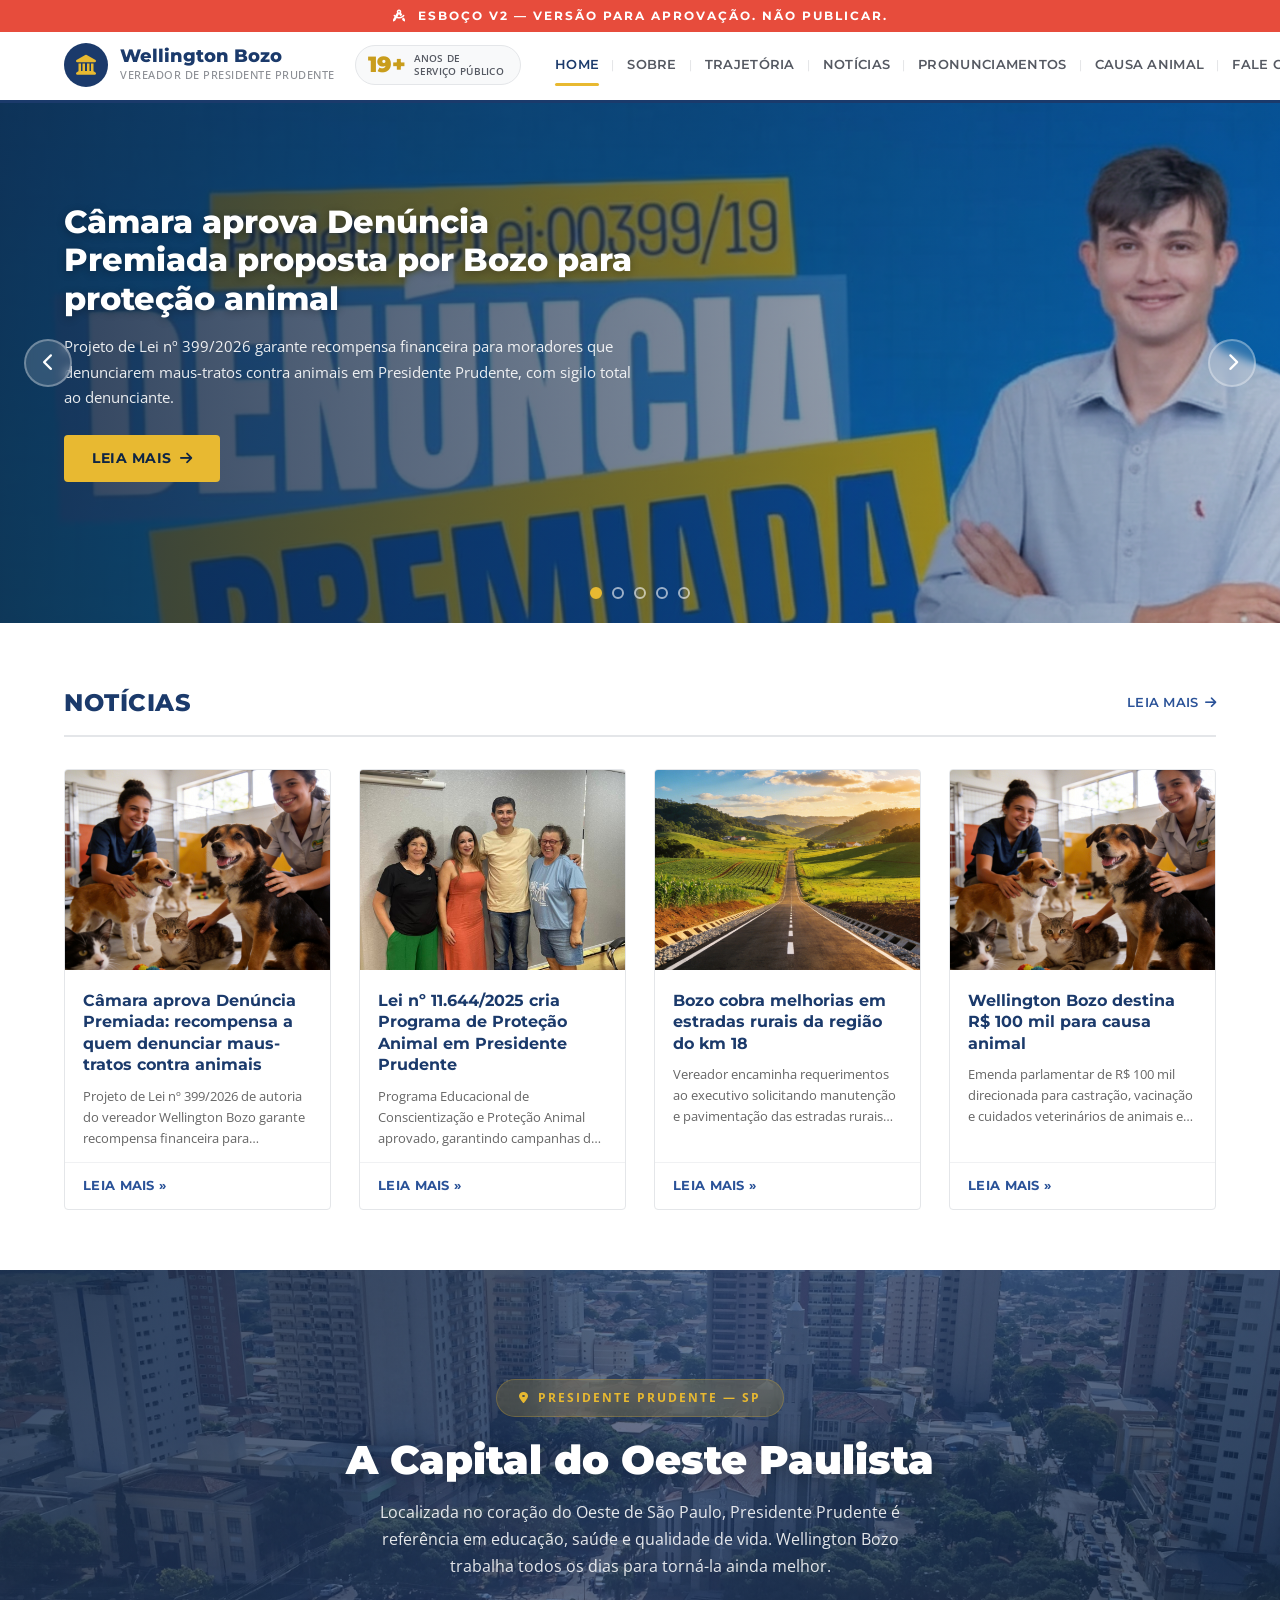
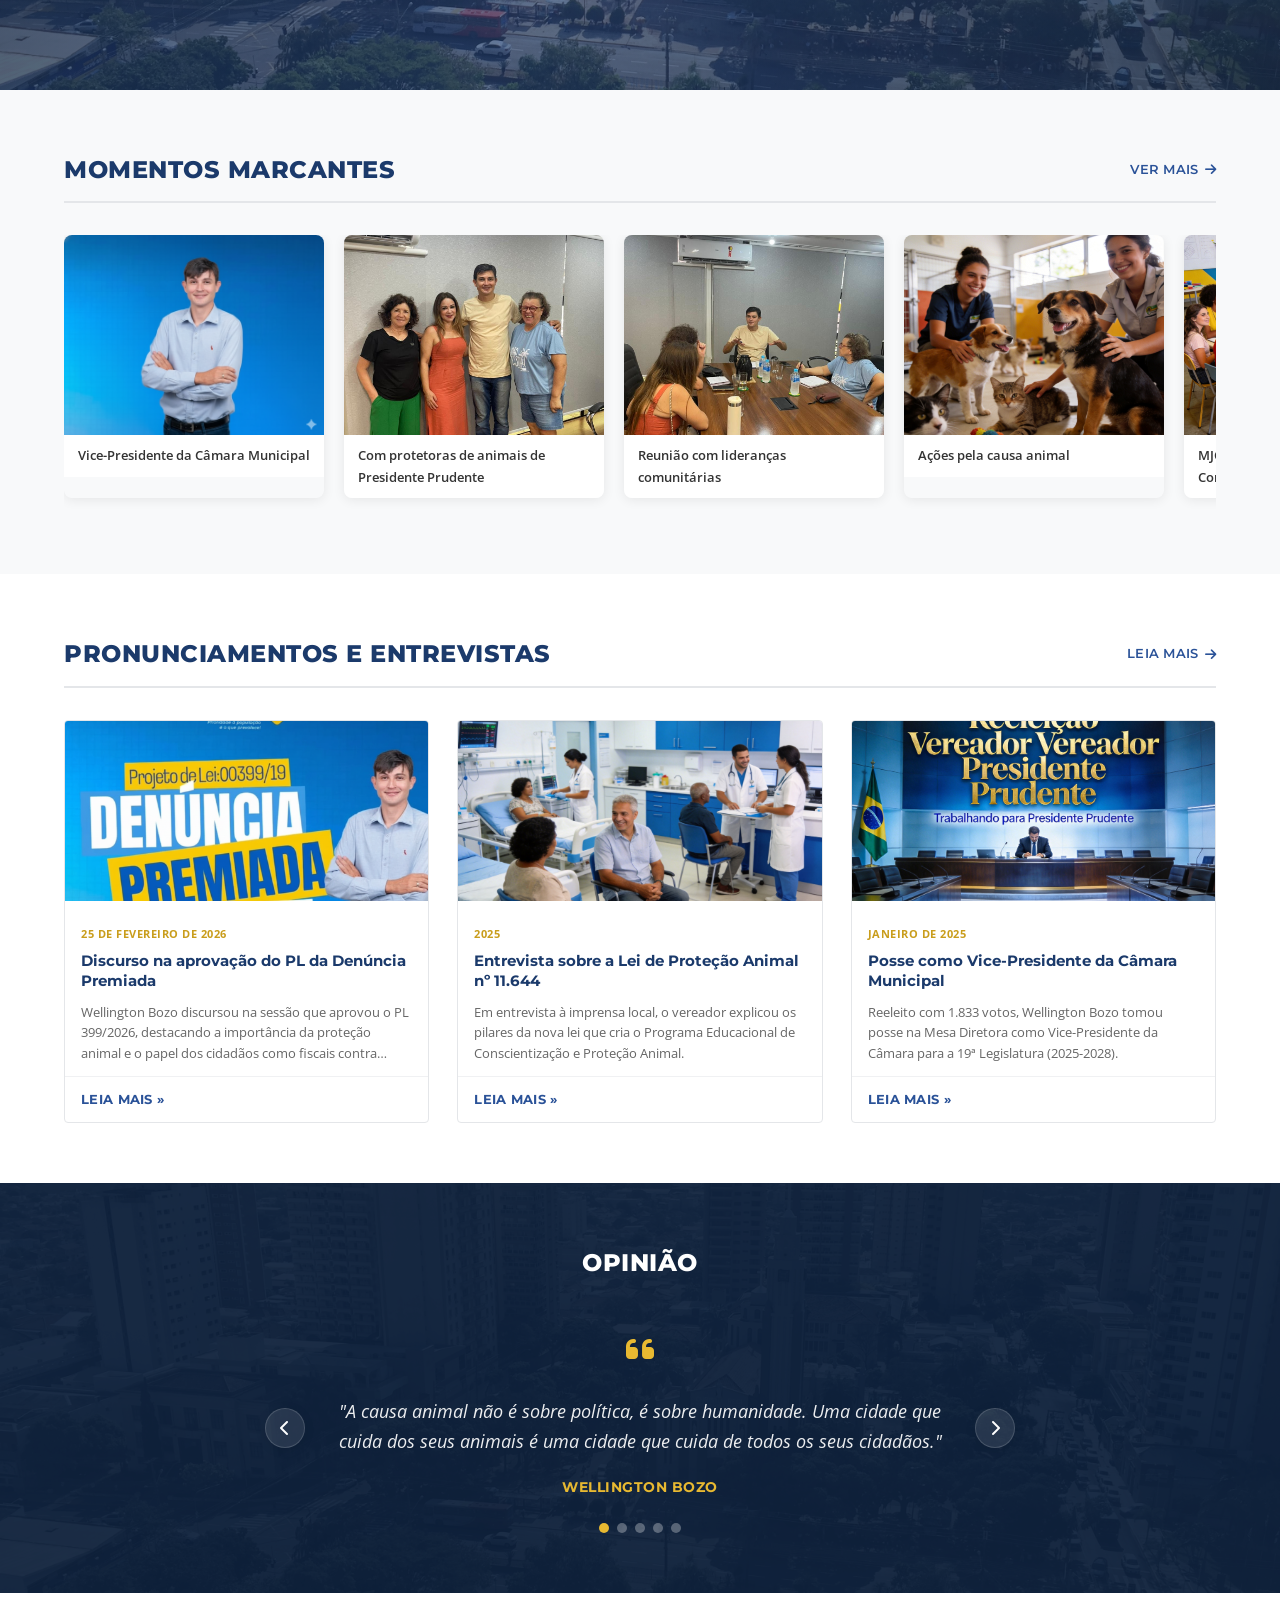
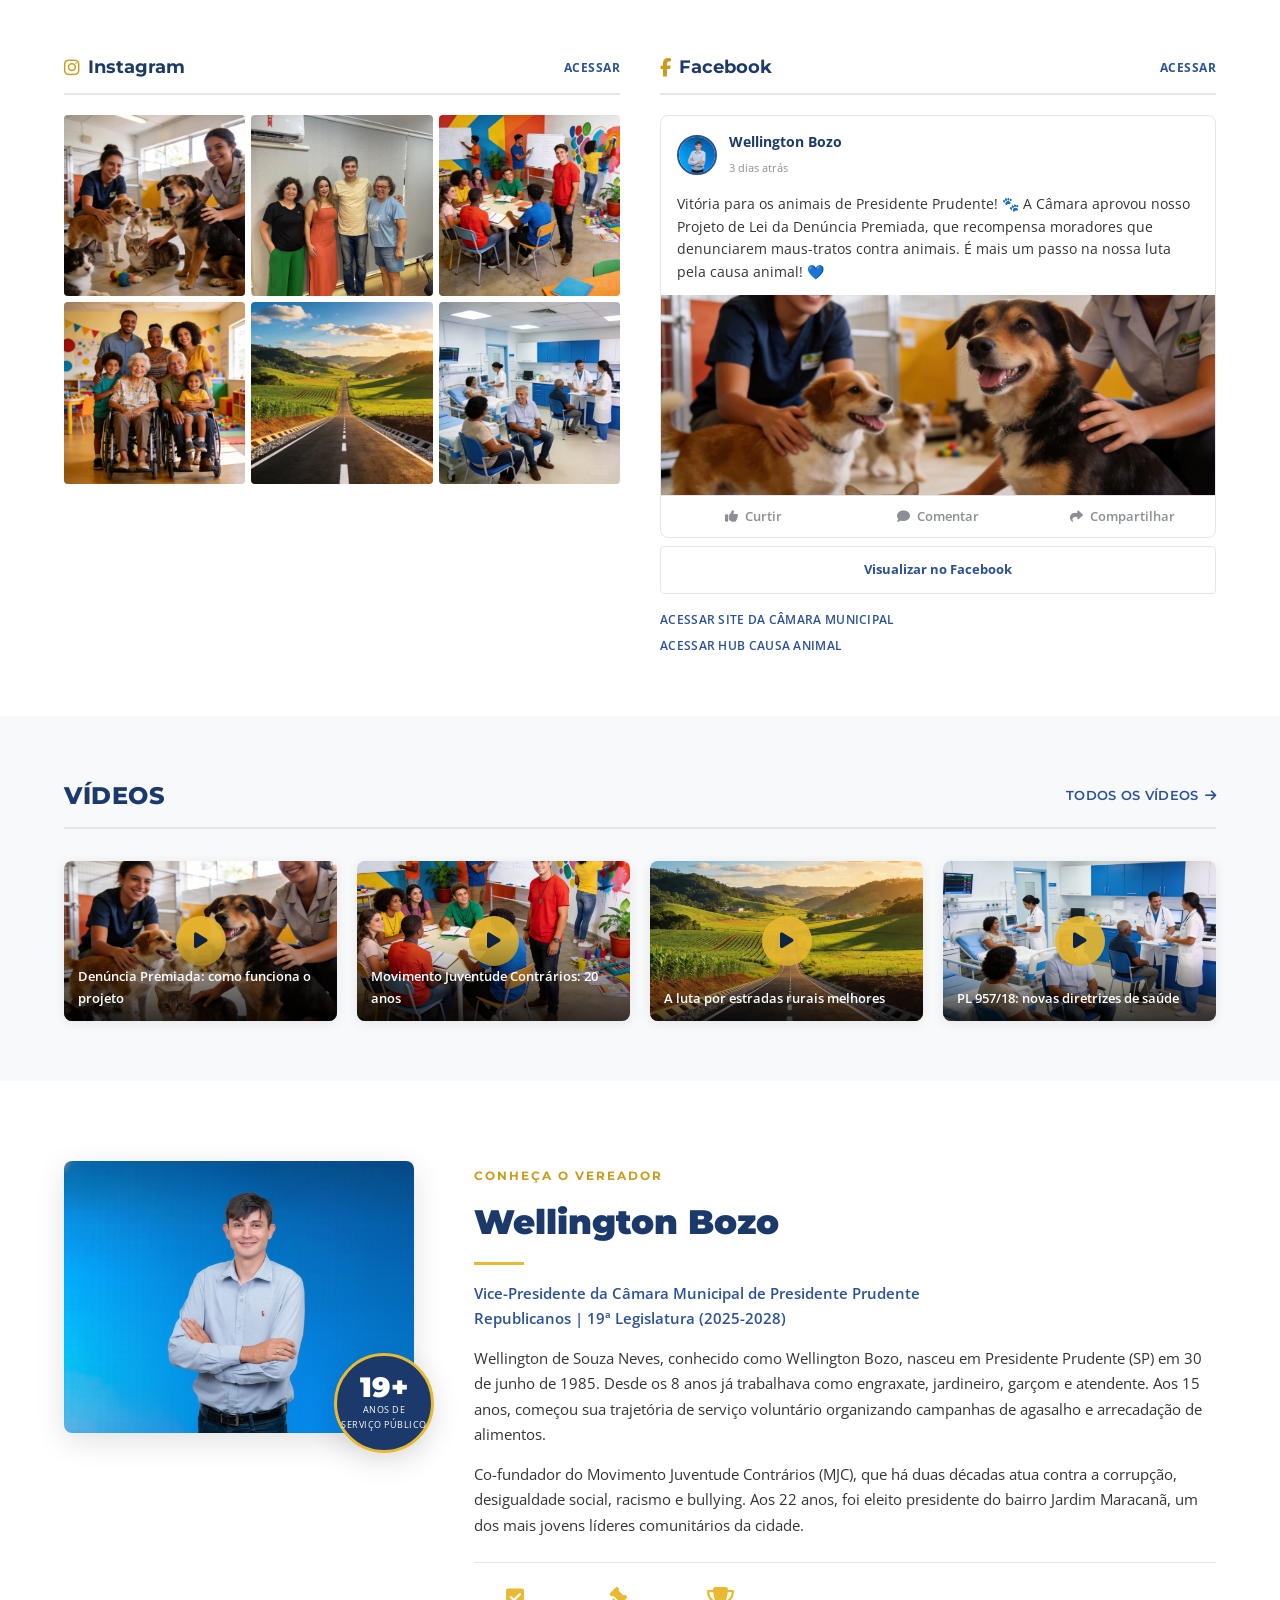
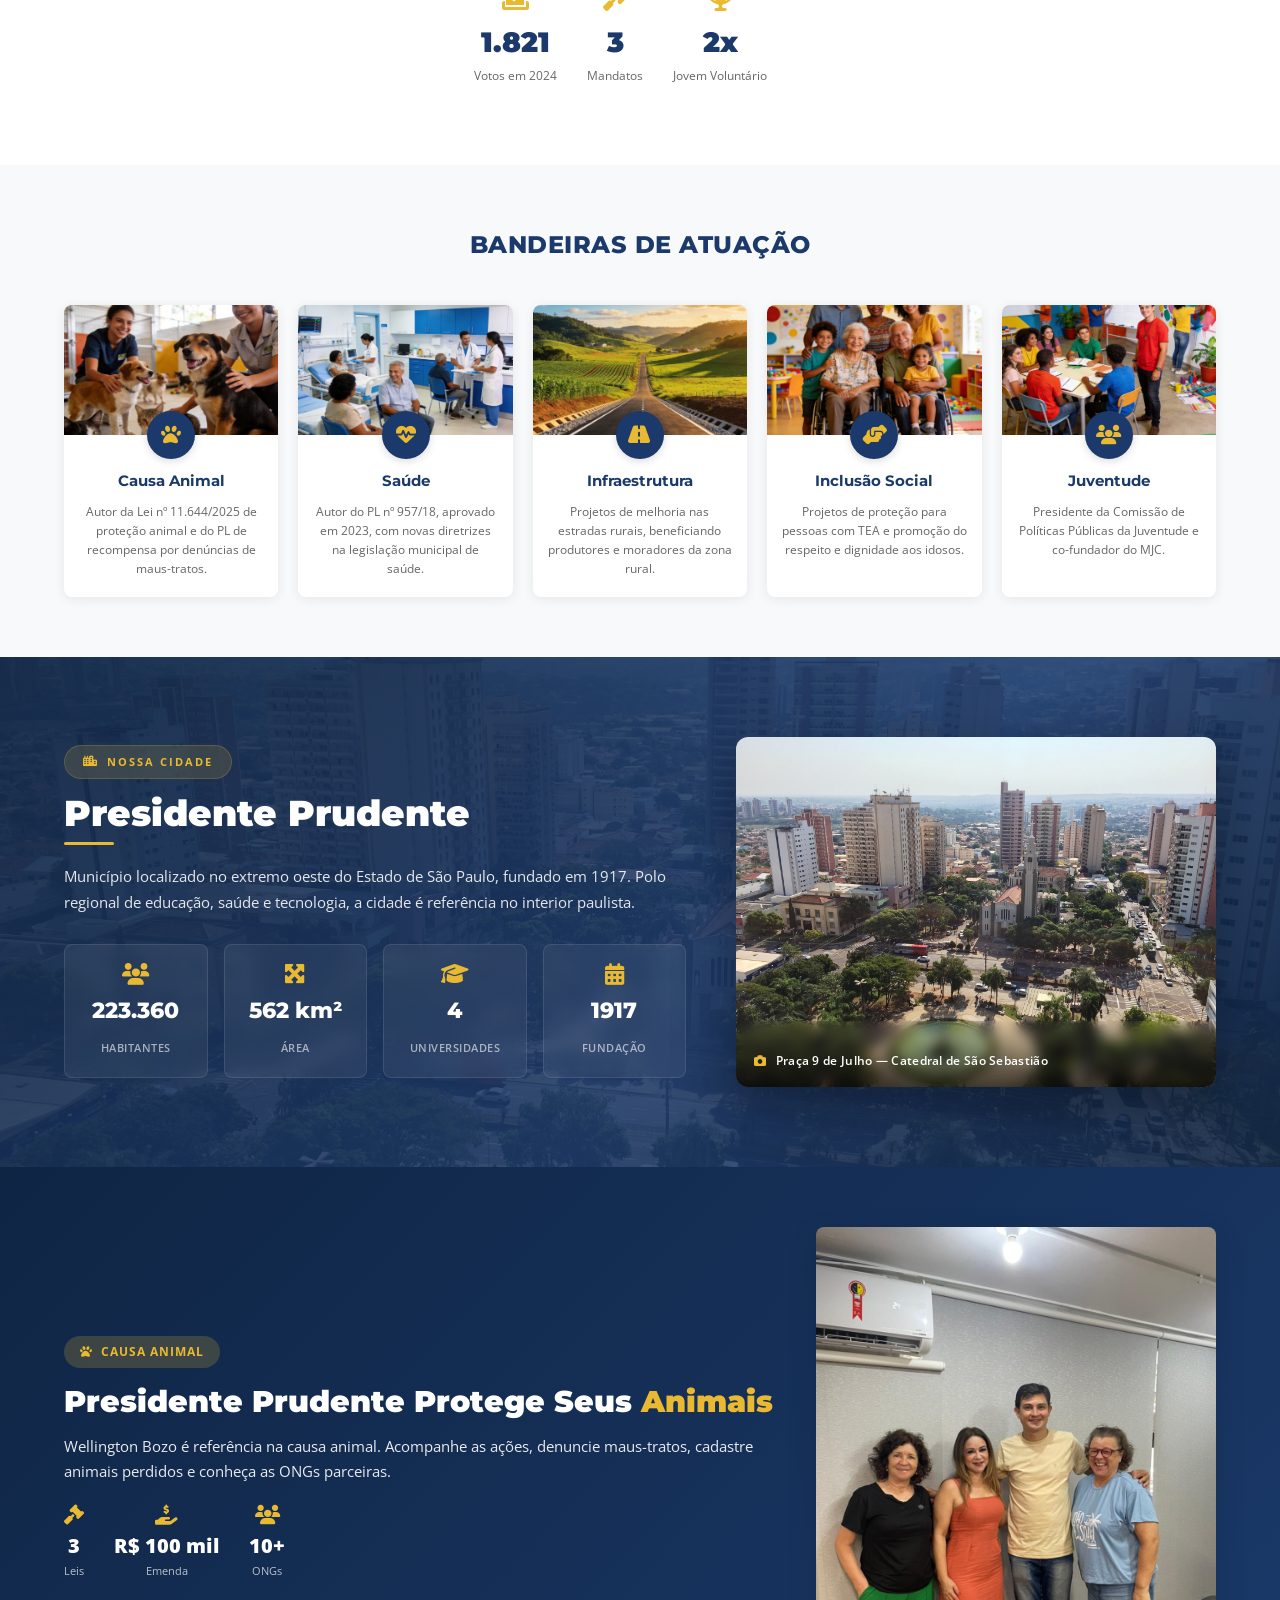
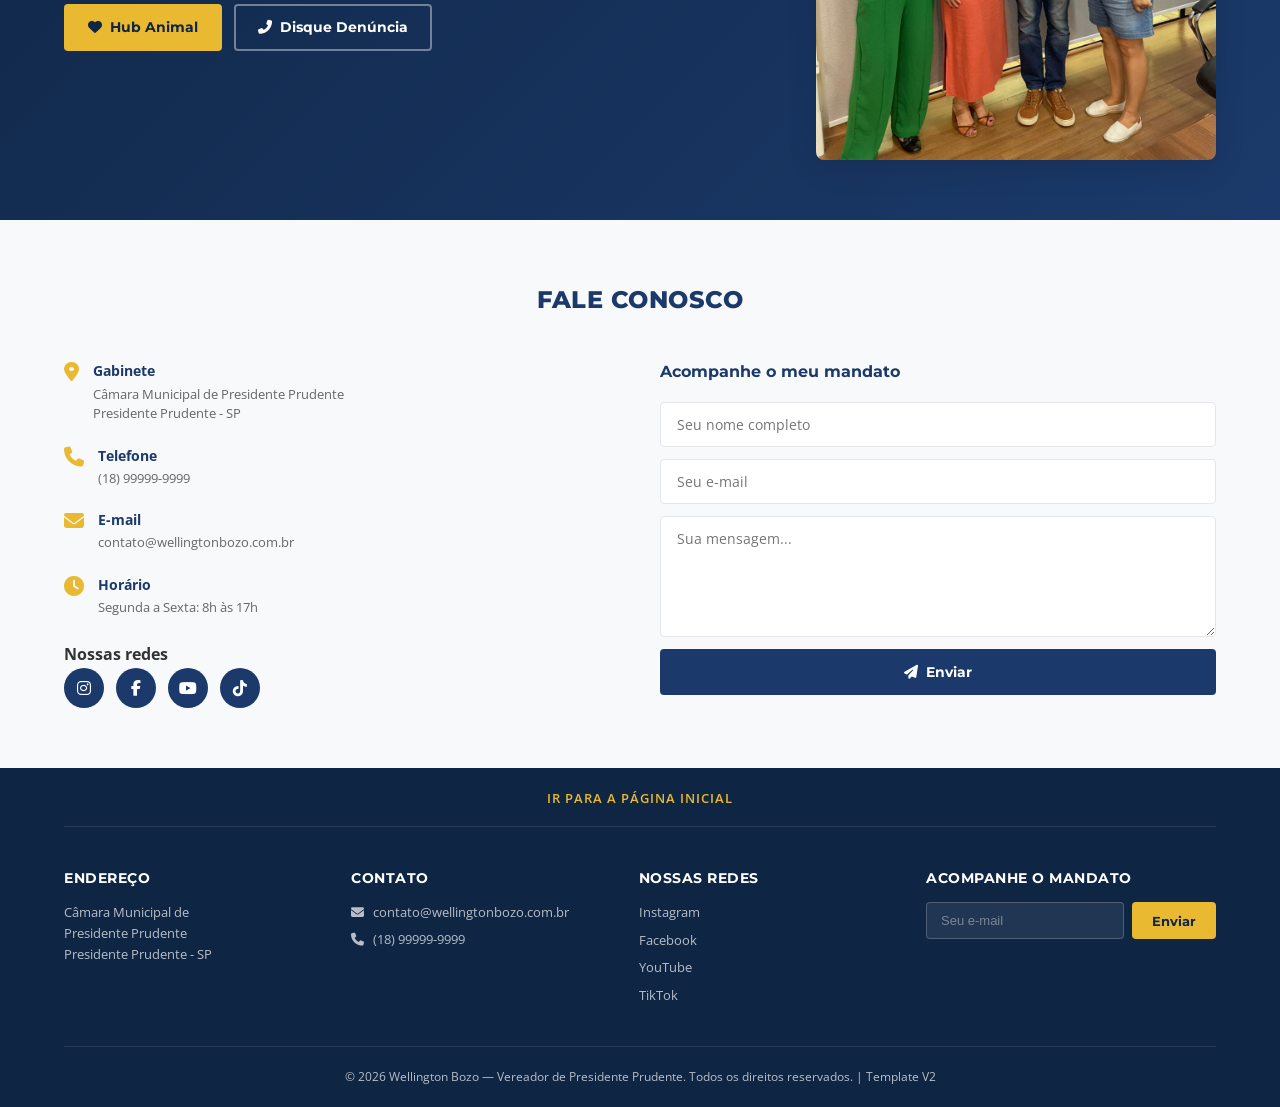
<file: index.html>
<!DOCTYPE html>
<html lang="pt-BR">
<head>
    <meta charset="UTF-8">
    <meta name="viewport" content="width=device-width, initial-scale=1.0">
    <meta name="description" content="Wellington Bozo - Vereador de Presidente Prudente. Vice-Presidente da Câmara Municipal. Template V2 — Esboço para aprovação.">
    <title>Wellington Bozo | Vereador — Template V2</title>
    <link rel="preconnect" href="https://fonts.googleapis.com">
    <link rel="preconnect" href="https://fonts.gstatic.com" crossorigin>
    <link href="https://fonts.googleapis.com/css2?family=Montserrat:wght@400;500;600;700;800;900&family=Open+Sans:wght@400;500;600;700&display=swap" rel="stylesheet">
    <link rel="stylesheet" href="https://cdnjs.cloudflare.com/ajax/libs/font-awesome/6.5.1/css/all.min.css">
    <link rel="stylesheet" href="css/style-v2.css">
</head>
<body>

    <!-- ===== DRAFT NOTICE ===== -->
    <div class="draft-bar">
        <i class="fas fa-drafting-compass"></i> ESBOÇO V2 — Versão para aprovação. Não publicar.
    </div>

    <!-- ===== HEADER (Padrão Aécio Neves) ===== -->
    <header class="site-header" id="siteHeader">
        <div class="header-main">
            <div class="container">
                <div class="header-inner">
                    <!-- Logo -->
                    <a href="index.html" class="header-logo">
                        <div class="logo-badge">
                            <i class="fas fa-landmark"></i>
                        </div>
                        <div class="logo-info">
                            <span class="logo-name">Wellington Bozo</span>
                            <span class="logo-role">Vereador de Presidente Prudente</span>
                        </div>
                    </a>

                    <!-- Selo — como o "40 anos de vida pública" do Aécio -->
                    <a href="#sobre" class="header-stamp">
                        <span class="stamp-years">19+</span>
                        <span class="stamp-text">anos de<br>serviço público</span>
                    </a>

                    <!-- Nav -->
                    <nav class="header-nav" id="headerNav">
                        <a href="#inicio" class="header-nav-link active">Home</a>
                        <a href="#sobre" class="header-nav-link">Sobre</a>
                        <a href="#trajetoria" class="header-nav-link">Trajetória</a>
                        <a href="#noticias" class="header-nav-link">Notícias</a>
                        <a href="#pronunciamentos" class="header-nav-link">Pronunciamentos</a>
                        <a href="causa-animal.html" class="header-nav-link">Causa Animal</a>
                        <a href="#contato" class="header-nav-link">Fale Conosco</a>
                    </nav>

                    <button class="mobile-toggle" id="mobileToggle" aria-label="Menu">
                        <span></span><span></span><span></span>
                    </button>
                </div>
            </div>
        </div>
    </header>

    <!-- ===== HERO CAROUSEL (Full-width como Aécio) ===== -->
    <section class="hero-carousel" id="inicio">
        <div class="hero-slides">
            <!-- Slide 1 -->
            <div class="hero-slide active" style="background-image: url('images/hero-denuncia-premiada.png');">
                <div class="hero-gradient"></div>
                <div class="container">
                    <div class="hero-slide-content">
                        <h2>Câmara aprova Denúncia Premiada proposta por Bozo para proteção animal</h2>
                        <p>Projeto de Lei nº 399/2026 garante recompensa financeira para moradores que denunciarem maus-tratos contra animais em Presidente Prudente, com sigilo total ao denunciante.</p>
                        <a href="noticia-denuncia-premiada.html" class="hero-btn">Leia mais <i class="fas fa-arrow-right"></i></a>
                    </div>
                </div>
            </div>
            <!-- Slide 2 -->
            <div class="hero-slide" style="background-image: url('images/hero-slide-2.jpg');">
                <div class="hero-gradient"></div>
                <div class="container">
                    <div class="hero-slide-content">
                        <h2>Wellington Bozo: "A causa animal não é sobre política, é sobre humanidade"</h2>
                        <p>Vice-Presidente da Câmara Municipal e autor da Lei nº 11.644/2025 de Proteção Animal, Wellington Bozo reafirma seu compromisso com Presidente Prudente.</p>
                        <a href="#sobre" class="hero-btn">Leia mais <i class="fas fa-arrow-right"></i></a>
                    </div>
                </div>
            </div>
            <!-- Slide 3 -->
            <div class="hero-slide" style="background-image: url('images/Vista_da_Catedral_-_Pra%C3%A7a_9_de_Julho_-_Presidente_Prudente_-_SP.jpg'); background-position: center 35%;">
                <div class="hero-gradient"></div>
                <div class="container">
                    <div class="hero-slide-content">
                        <h2>Bozo cobra melhorias em estradas rurais e reforça compromisso com infraestrutura</h2>
                        <p>Vereador encaminha requerimentos solicitando manutenção e pavimentação das estradas rurais da região do km 18, beneficiando produtores e moradores da zona rural.</p>
                        <a href="noticia-estradas-rurais.html" class="hero-btn">Leia mais <i class="fas fa-arrow-right"></i></a>
                    </div>
                </div>
            </div>
            <!-- Slide 4 -->
            <div class="hero-slide" style="background-image: url('images/bozo-protetoras.jpg');">
                <div class="hero-gradient"></div>
                <div class="container">
                    <div class="hero-slide-content">
                        <h2>Wellington Bozo reeleito Vice-Presidente da Câmara para a 19ª Legislatura</h2>
                        <p>Com 1.833 votos pelo Republicanos, Bozo assume mais um mandato com foco em causa animal, saúde, infraestrutura rural, inclusão social e juventude.</p>
                        <a href="#trajetoria" class="hero-btn">Leia mais <i class="fas fa-arrow-right"></i></a>
                    </div>
                </div>
            </div>
            <!-- Slide 5 -->
            <div class="hero-slide" style="background-image: url('images/hero-slide-3.jpg');">
                <div class="hero-gradient"></div>
                <div class="container">
                    <div class="hero-slide-content">
                        <h2>Lei nº 11.644/2025 cria Programa Educacional de Proteção Animal</h2>
                        <p>Programa garante campanhas de castração, adoção responsável e educação sobre proteção animal nas escolas do município de Presidente Prudente.</p>
                        <a href="noticia-lei-protecao-animal.html" class="hero-btn">Leia mais <i class="fas fa-arrow-right"></i></a>
                    </div>
                </div>
            </div>
        </div>
        <!-- Controls -->
        <button class="hero-arrow hero-arrow-prev" aria-label="Anterior"><i class="fas fa-chevron-left"></i></button>
        <button class="hero-arrow hero-arrow-next" aria-label="Próximo"><i class="fas fa-chevron-right"></i></button>
        <div class="hero-indicators">
            <button class="hero-indicator active" data-slide="0"></button>
            <button class="hero-indicator" data-slide="1"></button>
            <button class="hero-indicator" data-slide="2"></button>
            <button class="hero-indicator" data-slide="3"></button>
            <button class="hero-indicator" data-slide="4"></button>
        </div>
    </section>

    <!-- ===== NOTÍCIAS (Cards 3 colunas como Aécio) ===== -->
    <section class="noticias-section" id="noticias">
        <div class="container">
            <div class="section-top">
                <h2 class="section-heading">Notícias</h2>
                <a href="index.html#noticias" class="section-more">Leia mais <i class="fas fa-arrow-right"></i></a>
            </div>
            <div class="noticias-grid">
                <!-- Card 1 -->
                <a href="noticia-denuncia-premiada.html" class="noticia-card">
                    <div class="noticia-card-img">
                        <img src="images/causa-animal.jpg" alt="Denúncia Premiada aprovada na Câmara" loading="lazy">
                    </div>
                    <div class="noticia-card-body">
                        <h3>Câmara aprova Denúncia Premiada: recompensa a quem denunciar maus-tratos contra animais</h3>
                        <p>Projeto de Lei nº 399/2026 de autoria do vereador Wellington Bozo garante recompensa financeira para moradores que denunciarem maus-tratos contra animais em Presidente Prudente.</p>
                    </div>
                    <span class="noticia-card-link">Leia mais &raquo;</span>
                </a>
                <!-- Card 2 -->
                <a href="noticia-lei-protecao-animal.html" class="noticia-card">
                    <div class="noticia-card-img">
                        <img src="images/bozo-protetoras.jpg" alt="Lei de Proteção Animal" loading="lazy">
                    </div>
                    <div class="noticia-card-body">
                        <h3>Lei nº 11.644/2025 cria Programa de Proteção Animal em Presidente Prudente</h3>
                        <p>Programa Educacional de Conscientização e Proteção Animal aprovado, garantindo campanhas de castração, adoção responsável e educação sobre proteção animal nas escolas.</p>
                    </div>
                    <span class="noticia-card-link">Leia mais &raquo;</span>
                </a>
                <!-- Card 3 -->
                <a href="noticia-estradas-rurais.html" class="noticia-card">
                    <div class="noticia-card-img">
                        <img src="images/infraestrutura.jpg" alt="Infraestrutura rural" loading="lazy">
                    </div>
                    <div class="noticia-card-body">
                        <h3>Bozo cobra melhorias em estradas rurais da região do km 18</h3>
                        <p>Vereador encaminha requerimentos ao executivo solicitando manutenção e pavimentação das estradas rurais que beneficiam produtores e moradores da zona rural.</p>
                    </div>
                    <span class="noticia-card-link">Leia mais &raquo;</span>
                </a>
                <!-- Card 4 -->
                <a href="noticia-emenda-animal.html" class="noticia-card">
                    <div class="noticia-card-img">
                        <img src="images/causa-animal.jpg" alt="R$ 100 mil para causa animal" loading="lazy">
                    </div>
                    <div class="noticia-card-body">
                        <h3>Wellington Bozo destina R$ 100 mil para causa animal</h3>
                        <p>Emenda parlamentar de R$ 100 mil direcionada para castração, vacinação e cuidados veterinários de animais em situação de abandono no município.</p>
                    </div>
                    <span class="noticia-card-link">Leia mais &raquo;</span>
                </a>
            </div>
        </div>
    </section>

    <!-- ===== PARALLAX CITY DIVIDER ===== -->
    <section class="city-parallax">
        <div class="city-parallax-bg" style="background-image: url('images/Vista_da_Catedral_-_Pra%C3%A7a_9_de_Julho_-_Presidente_Prudente_-_SP.jpg');"></div>
        <div class="city-parallax-overlay"></div>
        <div class="container">
            <div class="city-parallax-content">
                <span class="city-tag"><i class="fas fa-map-marker-alt"></i> Presidente Prudente — SP</span>
                <h2>A Capital do Oeste Paulista</h2>
                <p>Localizada no coração do Oeste de São Paulo, Presidente Prudente é referência em educação, saúde e qualidade de vida. Wellington Bozo trabalha todos os dias para torná-la ainda melhor.</p>
            </div>
        </div>
    </section>

    <!-- ===== ENCONTROS / GALERIA (Scroll horizontal como Aécio) ===== -->
    <section class="encontros-section" id="trajetoria">
        <div class="container">
            <div class="section-top">
                <h2 class="section-heading">Momentos Marcantes</h2>
                <a href="#" class="section-more">Ver mais <i class="fas fa-arrow-right"></i></a>
            </div>
            <div class="encontros-scroll">
                <div class="encontro-item">
                    <img src="images/bozo-perfil.png" alt="Wellington Bozo - Vice-Presidente da Câmara" loading="lazy">
                    <span class="encontro-caption">Vice-Presidente da Câmara Municipal</span>
                </div>
                <div class="encontro-item">
                    <img src="images/bozo-protetoras.jpg" alt="Bozo com protetoras de animais" loading="lazy">
                    <span class="encontro-caption">Com protetoras de animais de Presidente Prudente</span>
                </div>
                <div class="encontro-item">
                    <img src="images/bozo-reuniao.jpg" alt="Reunião comunitária" loading="lazy">
                    <span class="encontro-caption">Reunião com lideranças comunitárias</span>
                </div>
                <div class="encontro-item">
                    <img src="images/causa-animal.jpg" alt="Ações pela causa animal" loading="lazy">
                    <span class="encontro-caption">Ações pela causa animal</span>
                </div>
                <div class="encontro-item">
                    <img src="images/juventude.jpg" alt="Juventude" loading="lazy">
                    <span class="encontro-caption">MJC — Movimento Juventude Contrários</span>
                </div>
                <div class="encontro-item">
                    <img src="images/inclusao.jpg" alt="Inclusão social" loading="lazy">
                    <span class="encontro-caption">Projetos de inclusão social</span>
                </div>
                <div class="encontro-item">
                    <img src="images/hero-slide-2.jpg" alt="Comunidade" loading="lazy">
                    <span class="encontro-caption">Nas comunidades de Presidente Prudente</span>
                </div>
            </div>
        </div>
    </section>

    <!-- ===== PRONUNCIAMENTOS E ENTREVISTAS (Cards como Aécio) ===== -->
    <section class="pronunciamentos-section" id="pronunciamentos">
        <div class="container">
            <div class="section-top">
                <h2 class="section-heading">Pronunciamentos e Entrevistas</h2>
                <a href="index.html#pronunciamentos" class="section-more">Leia mais <i class="fas fa-arrow-right"></i></a>
            </div>
            <div class="pronunc-grid">
                <a href="pronunciamento-denuncia-premiada.html" class="pronunc-card">
                    <div class="pronunc-card-img">
                        <img src="images/hero-denuncia-premiada.png" alt="Discurso na aprovação do PL" loading="lazy">
                    </div>
                    <div class="pronunc-card-body">
                        <span class="pronunc-date">25 de fevereiro de 2026</span>
                        <h3>Discurso na aprovação do PL da Denúncia Premiada</h3>
                        <p>Wellington Bozo discursou na sessão que aprovou o PL 399/2026, destacando a importância da proteção animal e o papel dos cidadãos como fiscais contra maus-tratos.</p>
                    </div>
                    <span class="pronunc-link">Leia mais &raquo;</span>
                </a>
                <a href="pronunciamento-lei-protecao.html" class="pronunc-card">
                    <div class="pronunc-card-img">
                        <img src="images/saude.jpg" alt="Entrevista sobre Lei de Proteção" loading="lazy">
                    </div>
                    <div class="pronunc-card-body">
                        <span class="pronunc-date">2025</span>
                        <h3>Entrevista sobre a Lei de Proteção Animal nº 11.644</h3>
                        <p>Em entrevista à imprensa local, o vereador explicou os pilares da nova lei que cria o Programa Educacional de Conscientização e Proteção Animal.</p>
                    </div>
                    <span class="pronunc-link">Leia mais &raquo;</span>
                </a>
                <a href="pronunciamento-posse.html" class="pronunc-card">
                    <div class="pronunc-card-img">
                        <img src="images/hero-slide-1.jpg" alt="Posse como Vice-Presidente" loading="lazy">
                    </div>
                    <div class="pronunc-card-body">
                        <span class="pronunc-date">Janeiro de 2025</span>
                        <h3>Posse como Vice-Presidente da Câmara Municipal</h3>
                        <p>Reeleito com 1.833 votos, Wellington Bozo tomou posse na Mesa Diretora como Vice-Presidente da Câmara para a 19ª Legislatura (2025-2028).</p>
                    </div>
                    <span class="pronunc-link">Leia mais &raquo;</span>
                </a>
            </div>
        </div>
    </section>

    <!-- ===== OPINIÃO (Carrossel com setas como Aécio) ===== -->
    <section class="opiniao-section opiniao-city-bg">
        <div class="opiniao-bg-image" style="background-image: url('images/Vista_da_Catedral_-_Pra%C3%A7a_9_de_Julho_-_Presidente_Prudente_-_SP.jpg');"></div>
        <div class="container">
            <h2 class="section-heading section-heading-center">Opinião</h2>
            <div class="opiniao-carousel">
                <button class="opiniao-arrow opiniao-prev" aria-label="Anterior"><i class="fas fa-chevron-left"></i></button>
                <button class="opiniao-arrow opiniao-next" aria-label="Próximo"><i class="fas fa-chevron-right"></i></button>

                <div class="opiniao-slide active">
                    <div class="opiniao-icon"><i class="fas fa-quote-left"></i></div>
                    <blockquote>"A causa animal não é sobre política, é sobre humanidade. Uma cidade que cuida dos seus animais é uma cidade que cuida de todos os seus cidadãos."</blockquote>
                    <cite>Wellington Bozo</cite>
                </div>
                <div class="opiniao-slide">
                    <div class="opiniao-icon"><i class="fas fa-quote-left"></i></div>
                    <blockquote>"O verdadeiro líder é aquele que nasceu no chão da comunidade e entende as necessidades do povo porque viveu cada uma delas."</blockquote>
                    <cite>Wellington Bozo</cite>
                </div>
                <div class="opiniao-slide">
                    <div class="opiniao-icon"><i class="fas fa-quote-left"></i></div>
                    <blockquote>"Nenhuma criança deve crescer sem oportunidade. O Movimento Juventude Contrários nasceu para mostrar que os jovens da periferia têm voz e força para transformar."</blockquote>
                    <cite>Wellington Bozo</cite>
                </div>
                <div class="opiniao-slide">
                    <div class="opiniao-icon"><i class="fas fa-quote-left"></i></div>
                    <blockquote>"A saúde pública não pode ser privilégio. Nosso PL 957/18 trouxe novas diretrizes para que o atendimento chegue a quem mais precisa, nos bairros mais distantes."</blockquote>
                    <cite>Wellington Bozo</cite>
                </div>
                <div class="opiniao-slide">
                    <div class="opiniao-icon"><i class="fas fa-quote-left"></i></div>
                    <blockquote>"As estradas rurais são artérias que alimentam a cidade. Cuidar da infraestrutura rural é cuidar da economia e das famílias de Presidente Prudente."</blockquote>
                    <cite>Wellington Bozo</cite>
                </div>

                <div class="opiniao-dots"></div>
            </div>
        </div>
    </section>

    <!-- ===== REDES SOCIAIS (Instagram + Facebook como Aécio) ===== -->
    <section class="redes-section">
        <div class="container">
            <div class="redes-grid">
                <!-- Instagram -->
                <div class="rede-block">
                    <div class="rede-header">
                        <h3><i class="fab fa-instagram"></i> Instagram</h3>
                        <a href="https://www.instagram.com/bozowellington/" target="_blank" class="rede-access">acessar</a>
                    </div>
                    <div class="insta-grid">
                        <a href="https://www.instagram.com/bozowellington/" target="_blank" class="insta-item">
                            <img src="images/causa-animal.jpg" alt="Post Instagram" loading="lazy">
                        </a>
                        <a href="https://www.instagram.com/bozowellington/" target="_blank" class="insta-item">
                            <img src="images/bozo-protetoras.jpg" alt="Post Instagram" loading="lazy">
                        </a>
                        <a href="https://www.instagram.com/bozowellington/" target="_blank" class="insta-item">
                            <img src="images/juventude.jpg" alt="Post Instagram" loading="lazy">
                        </a>
                        <a href="https://www.instagram.com/bozowellington/" target="_blank" class="insta-item">
                            <img src="images/inclusao.jpg" alt="Post Instagram" loading="lazy">
                        </a>
                        <a href="https://www.instagram.com/bozowellington/" target="_blank" class="insta-item">
                            <img src="images/infraestrutura.jpg" alt="Post Instagram" loading="lazy">
                        </a>
                        <a href="https://www.instagram.com/bozowellington/" target="_blank" class="insta-item">
                            <img src="images/saude.jpg" alt="Post Instagram" loading="lazy">
                        </a>
                    </div>
                </div>
                <!-- Facebook -->
                <div class="rede-block">
                    <div class="rede-header">
                        <h3><i class="fab fa-facebook-f"></i> Facebook</h3>
                        <a href="https://www.facebook.com/VereadorWellingtonBozo/" target="_blank" class="rede-access">acessar</a>
                    </div>
                    <div class="fb-embed">
                        <div class="fb-post">
                            <div class="fb-post-header">
                                <div class="fb-avatar"><img src="images/bozo-perfil.png" alt="WB"></div>
                                <div class="fb-meta">
                                    <strong>Wellington Bozo</strong>
                                    <span>3 dias atrás</span>
                                </div>
                            </div>
                            <p class="fb-text">Vitória para os animais de Presidente Prudente! 🐾 A Câmara aprovou nosso Projeto de Lei da Denúncia Premiada, que recompensa moradores que denunciarem maus-tratos contra animais. É mais um passo na nossa luta pela causa animal! 💙</p>
                            <div class="fb-image">
                                <img src="images/causa-animal.jpg" alt="Post Facebook" loading="lazy">
                            </div>
                            <div class="fb-actions">
                                <span><i class="fas fa-thumbs-up"></i> Curtir</span>
                                <span><i class="fas fa-comment"></i> Comentar</span>
                                <span><i class="fas fa-share"></i> Compartilhar</span>
                            </div>
                        </div>
                        <a href="https://www.facebook.com/VereadorWellingtonBozo/" target="_blank" class="fb-view-link">Visualizar no Facebook</a>
                    </div>
                    <div class="parceiros-links">
                        <a href="https://camarapprudente.sp.gov.br/" target="_blank">Acessar site da Câmara Municipal</a>
                        <a href="causa-animal.html">Acessar Hub Causa Animal</a>
                    </div>
                </div>
            </div>
        </div>
    </section>

    <!-- ===== VÍDEOS (Grid como Aécio) ===== -->
    <section class="videos-section">
        <div class="container">
            <div class="section-top">
                <h2 class="section-heading">Vídeos</h2>
                <a href="https://www.youtube.com/" target="_blank" class="section-more">Todos os vídeos <i class="fas fa-arrow-right"></i></a>
            </div>
            <div class="videos-grid">
                <div class="video-thumb">
                    <img src="images/causa-animal.jpg" alt="Denúncia Premiada" loading="lazy">
                    <div class="video-play"><i class="fas fa-play"></i></div>
                    <span class="video-caption">Denúncia Premiada: como funciona o projeto</span>
                </div>
                <div class="video-thumb">
                    <img src="images/juventude.jpg" alt="MJC 20 anos" loading="lazy">
                    <div class="video-play"><i class="fas fa-play"></i></div>
                    <span class="video-caption">Movimento Juventude Contrários: 20 anos</span>
                </div>
                <div class="video-thumb">
                    <img src="images/infraestrutura.jpg" alt="Estradas rurais" loading="lazy">
                    <div class="video-play"><i class="fas fa-play"></i></div>
                    <span class="video-caption">A luta por estradas rurais melhores</span>
                </div>
                <div class="video-thumb">
                    <img src="images/saude.jpg" alt="PL Saúde" loading="lazy">
                    <div class="video-play"><i class="fas fa-play"></i></div>
                    <span class="video-caption">PL 957/18: novas diretrizes de saúde</span>
                </div>
            </div>
        </div>
    </section>

    <!-- ===== SOBRE / BIOGRAFIA ===== -->
    <section class="sobre-section" id="sobre">
        <div class="container">
            <div class="sobre-layout">
                <div class="sobre-photo">
                    <img src="images/bozo-perfil.png" alt="Wellington Bozo">
                    <div class="sobre-stamp">
                        <span class="stamp-num">19+</span>
                        <span class="stamp-txt">Anos de<br>Serviço Público</span>
                    </div>
                </div>
                <div class="sobre-body">
                    <span class="sobre-tag">Conheça o Vereador</span>
                    <h2>Wellington Bozo</h2>
                    <div class="sobre-divider"></div>
                    <p class="sobre-role">Vice-Presidente da Câmara Municipal de Presidente Prudente<br>Republicanos | 19ª Legislatura (2025-2028)</p>
                    <p>Wellington de Souza Neves, conhecido como Wellington Bozo, nasceu em Presidente Prudente (SP) em 30 de junho de 1985. Desde os 8 anos já trabalhava como engraxate, jardineiro, garçom e atendente. Aos 15 anos, começou sua trajetória de serviço voluntário organizando campanhas de agasalho e arrecadação de alimentos.</p>
                    <p>Co-fundador do Movimento Juventude Contrários (MJC), que há duas décadas atua contra a corrupção, desigualdade social, racismo e bullying. Aos 22 anos, foi eleito presidente do bairro Jardim Maracanã, um dos mais jovens líderes comunitários da cidade.</p>
                    <div class="sobre-stats-row">
                        <div class="sobre-stat-item">
                            <i class="fas fa-vote-yea"></i>
                            <strong data-count="1833">0</strong>
                            <span>Votos em 2024</span>
                        </div>
                        <div class="sobre-stat-item">
                            <i class="fas fa-gavel"></i>
                            <strong data-count="3">0</strong>
                            <span>Mandatos</span>
                        </div>
                        <div class="sobre-stat-item">
                            <i class="fas fa-trophy"></i>
                            <strong>2x</strong>
                            <span>Jovem Voluntário</span>
                        </div>
                    </div>
                </div>
            </div>
        </div>
    </section>

    <!-- ===== BANDEIRAS DE ATUAÇÃO ===== -->
    <section class="bandeiras-section">
        <div class="container">
            <h2 class="section-heading section-heading-center">Bandeiras de Atuação</h2>
            <div class="bandeiras-row">
                <div class="bandeira-card">
                    <div class="bandeira-img"><img src="images/causa-animal.jpg" alt="Causa Animal" loading="lazy"></div>
                    <div class="bandeira-icon"><i class="fas fa-paw"></i></div>
                    <h3>Causa Animal</h3>
                    <p>Autor da Lei nº 11.644/2025 de proteção animal e do PL de recompensa por denúncias de maus-tratos.</p>
                </div>
                <div class="bandeira-card">
                    <div class="bandeira-img"><img src="images/saude.jpg" alt="Saúde" loading="lazy"></div>
                    <div class="bandeira-icon"><i class="fas fa-heartbeat"></i></div>
                    <h3>Saúde</h3>
                    <p>Autor do PL nº 957/18, aprovado em 2023, com novas diretrizes na legislação municipal de saúde.</p>
                </div>
                <div class="bandeira-card">
                    <div class="bandeira-img"><img src="images/infraestrutura.jpg" alt="Infraestrutura Rural" loading="lazy"></div>
                    <div class="bandeira-icon"><i class="fas fa-road"></i></div>
                    <h3>Infraestrutura</h3>
                    <p>Projetos de melhoria nas estradas rurais, beneficiando produtores e moradores da zona rural.</p>
                </div>
                <div class="bandeira-card">
                    <div class="bandeira-img"><img src="images/inclusao.jpg" alt="Inclusão Social" loading="lazy"></div>
                    <div class="bandeira-icon"><i class="fas fa-hands-helping"></i></div>
                    <h3>Inclusão Social</h3>
                    <p>Projetos de proteção para pessoas com TEA e promoção do respeito e dignidade aos idosos.</p>
                </div>
                <div class="bandeira-card">
                    <div class="bandeira-img"><img src="images/juventude.jpg" alt="Juventude" loading="lazy"></div>
                    <div class="bandeira-icon"><i class="fas fa-users"></i></div>
                    <h3>Juventude</h3>
                    <p>Presidente da Comissão de Políticas Públicas da Juventude e co-fundador do MJC.</p>
                </div>
            </div>
        </div>
    </section>

    <!-- ===== NOSSA CIDADE — Presidente Prudente ===== -->
    <section class="nossa-cidade-section">
        <div class="nossa-cidade-bg" style="background-image: url('images/Vista_da_Catedral_-_Pra%C3%A7a_9_de_Julho_-_Presidente_Prudente_-_SP.jpg');"></div>
        <div class="nossa-cidade-overlay"></div>
        <div class="container">
            <div class="nossa-cidade-grid">
                <div class="nossa-cidade-text">
                    <span class="nossa-cidade-label"><i class="fas fa-city"></i> Nossa Cidade</span>
                    <h2>Presidente Prudente</h2>
                    <div class="nossa-cidade-divider"></div>
                    <p>Município localizado no extremo oeste do Estado de São Paulo, fundado em 1917. Polo regional de educação, saúde e tecnologia, a cidade é referência no interior paulista.</p>
                    <div class="cidade-facts">
                        <div class="cidade-fact">
                            <i class="fas fa-users"></i>
                            <strong data-count="230000">0</strong>
                            <span>Habitantes</span>
                        </div>
                        <div class="cidade-fact">
                            <i class="fas fa-expand-arrows-alt"></i>
                            <strong>562 km²</strong>
                            <span>Área</span>
                        </div>
                        <div class="cidade-fact">
                            <i class="fas fa-graduation-cap"></i>
                            <strong>4</strong>
                            <span>Universidades</span>
                        </div>
                        <div class="cidade-fact">
                            <i class="fas fa-calendar-alt"></i>
                            <strong>1917</strong>
                            <span>Fundação</span>
                        </div>
                    </div>
                </div>
                <div class="nossa-cidade-card">
                    <img src="images/Vista_da_Catedral_-_Pra%C3%A7a_9_de_Julho_-_Presidente_Prudente_-_SP.jpg" alt="Vista da Catedral — Praça 9 de Julho — Presidente Prudente" loading="lazy">
                    <div class="nossa-cidade-card-caption">
                        <i class="fas fa-camera"></i> Praça 9 de Julho — Catedral de São Sebastião
                    </div>
                </div>
            </div>
        </div>
    </section>

    <!-- ===== CAUSA ANIMAL BANNER ===== -->
    <section class="animal-cta">
        <div class="container">
            <div class="animal-cta-inner">
                <div class="animal-cta-text">
                    <span class="animal-label"><i class="fas fa-paw"></i> Causa Animal</span>
                    <h2>Presidente Prudente Protege Seus <span>Animais</span></h2>
                    <p>Wellington Bozo é referência na causa animal. Acompanhe as ações, denuncie maus-tratos, cadastre animais perdidos e conheça as ONGs parceiras.</p>
                    <div class="animal-mini-stats">
                        <div><i class="fas fa-gavel"></i><strong>3</strong><span>Leis</span></div>
                        <div><i class="fas fa-hand-holding-usd"></i><strong>R$ 100 mil</strong><span>Emenda</span></div>
                        <div><i class="fas fa-users"></i><strong>10+</strong><span>ONGs</span></div>
                    </div>
                    <div class="animal-btns">
                        <a href="causa-animal.html" class="btn-animal-primary"><i class="fas fa-heart"></i> Hub Animal</a>
                        <a href="causa-animal.html#denunciar" class="btn-animal-outline"><i class="fas fa-phone-alt"></i> Disque Denúncia</a>
                    </div>
                </div>
                <div class="animal-cta-photo">
                    <img src="images/bozo-protetoras.jpg" alt="Causa Animal — Wellington Bozo" loading="lazy">
                </div>
            </div>
        </div>
    </section>

    <!-- ===== CONTATO / FALE CONOSCO ===== -->
    <section class="contato-section" id="contato">
        <div class="container">
            <h2 class="section-heading section-heading-center">Fale Conosco</h2>
            <div class="contato-layout">
                <div class="contato-info">
                    <div class="contato-item">
                        <i class="fas fa-map-marker-alt"></i>
                        <div>
                            <h4>Gabinete</h4>
                            <p>Câmara Municipal de Presidente Prudente<br>Presidente Prudente - SP</p>
                        </div>
                    </div>
                    <div class="contato-item">
                        <i class="fas fa-phone"></i>
                        <div>
                            <h4>Telefone</h4>
                            <p>(18) 99999-9999</p>
                        </div>
                    </div>
                    <div class="contato-item">
                        <i class="fas fa-envelope"></i>
                        <div>
                            <h4>E-mail</h4>
                            <p>contato@wellingtonbozo.com.br</p>
                        </div>
                    </div>
                    <div class="contato-item">
                        <i class="fas fa-clock"></i>
                        <div>
                            <h4>Horário</h4>
                            <p>Segunda a Sexta: 8h às 17h</p>
                        </div>
                    </div>
                    <h4 style="margin-top: 24px;">Nossas redes</h4>
                    <div class="contato-social">
                        <a href="https://www.instagram.com/bozowellington/" target="_blank"><i class="fab fa-instagram"></i></a>
                        <a href="https://www.facebook.com/VereadorWellingtonBozo/" target="_blank"><i class="fab fa-facebook-f"></i></a>
                        <a href="#"><i class="fab fa-youtube"></i></a>
                        <a href="#"><i class="fab fa-tiktok"></i></a>
                    </div>
                </div>
                <div class="contato-form-wrap">
                    <h4>Acompanhe o meu mandato</h4>
                    <form class="contato-form" id="contactForm">
                        <input type="text" name="name" placeholder="Seu nome completo" required>
                        <input type="email" name="email" placeholder="Seu e-mail" required>
                        <textarea name="message" placeholder="Sua mensagem..." rows="5" required></textarea>
                        <button type="submit"><i class="fas fa-paper-plane"></i> Enviar</button>
                    </form>
                </div>
            </div>
        </div>
    </section>

    <!-- ===== FOOTER (Padrão Aécio) ===== -->
    <footer class="site-footer">
        <div class="container">
            <div class="footer-top">
                <a href="#inicio" class="footer-home-link">Ir para a página inicial</a>
            </div>
            <div class="footer-grid">
                <div class="footer-col">
                    <h4>Endereço</h4>
                    <p>Câmara Municipal de<br>Presidente Prudente<br>Presidente Prudente - SP</p>
                </div>
                <div class="footer-col">
                    <h4>Contato</h4>
                    <p><a href="mailto:contato@wellingtonbozo.com.br"><i class="fas fa-envelope"></i> contato@wellingtonbozo.com.br</a></p>
                    <p><a href="tel:+5518999999999"><i class="fas fa-phone"></i> (18) 99999-9999</a></p>
                </div>
                <div class="footer-col">
                    <h4>Nossas redes</h4>
                    <div class="footer-social-links">
                        <a href="https://www.instagram.com/bozowellington/" target="_blank">Instagram</a>
                        <a href="https://www.facebook.com/VereadorWellingtonBozo/" target="_blank">Facebook</a>
                        <a href="#">YouTube</a>
                        <a href="#">TikTok</a>
                    </div>
                </div>
                <div class="footer-col">
                    <h4>Acompanhe o mandato</h4>
                    <form class="footer-newsletter">
                        <input type="email" placeholder="Seu e-mail">
                        <button type="submit">Enviar</button>
                    </form>
                </div>
            </div>
            <div class="footer-bottom">
                <p>&copy; 2026 Wellington Bozo — Vereador de Presidente Prudente. Todos os direitos reservados. | Template V2</p>
            </div>
        </div>
    </footer>

    <!-- Back to Top -->
    <a href="#inicio" class="back-top" id="backToTop"><i class="fas fa-chevron-up"></i></a>

    <script src="js/cms-loader.js"></script>
    <script src="js/main-v2.js"></script>
</body>
</html>
</file>
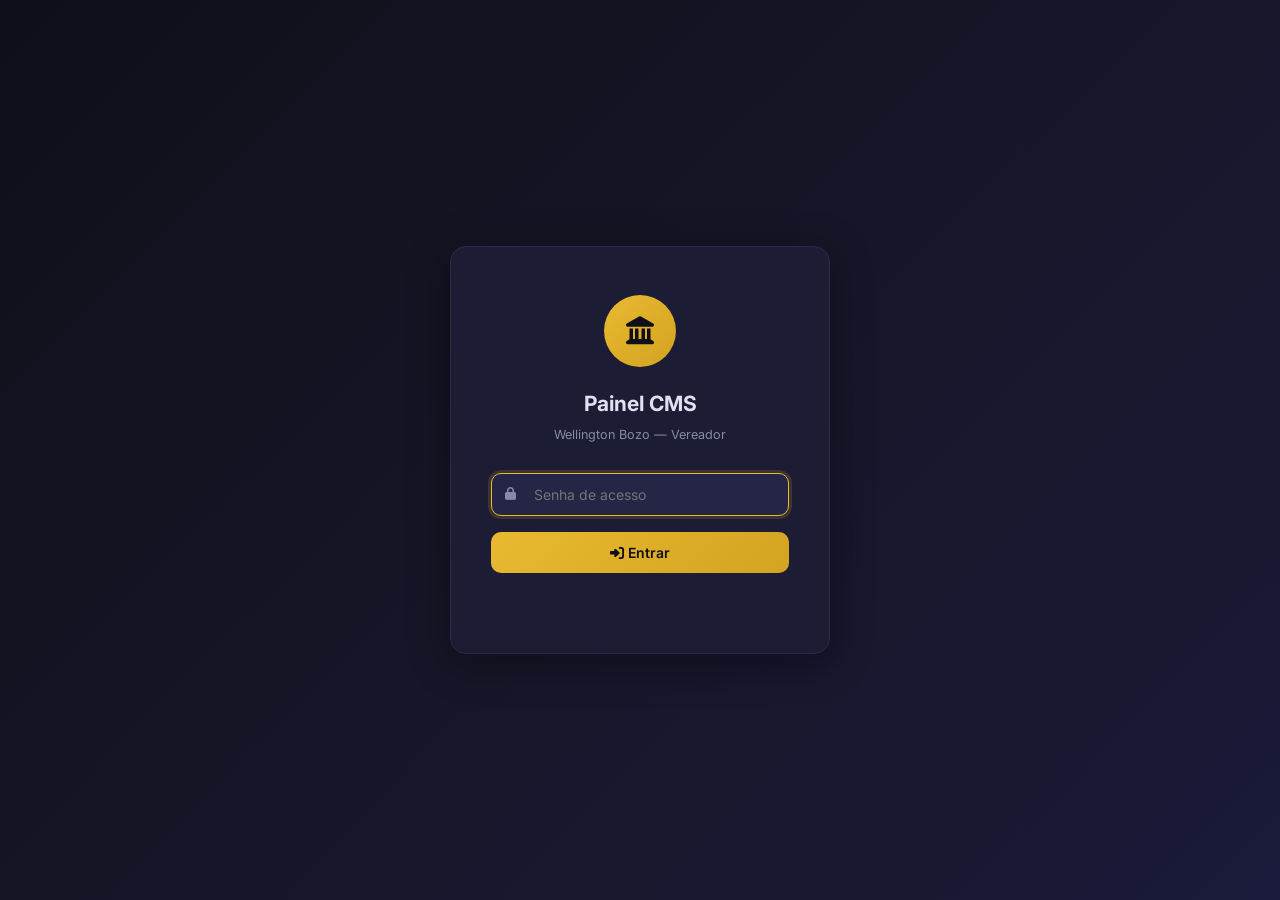
<file: admin/index.html>
<!DOCTYPE html>
<html lang="pt-BR">
<head>
    <meta charset="UTF-8">
    <meta name="viewport" content="width=device-width, initial-scale=1.0">
    <meta name="robots" content="noindex, nofollow">
    <title>CMS — Wellington Bozo | Painel de Gestão</title>
    <link rel="preconnect" href="https://fonts.googleapis.com">
    <link rel="preconnect" href="https://fonts.gstatic.com" crossorigin>
    <link href="https://fonts.googleapis.com/css2?family=Inter:wght@300;400;500;600;700;800&display=swap" rel="stylesheet">
    <link rel="stylesheet" href="https://cdnjs.cloudflare.com/ajax/libs/font-awesome/6.5.1/css/all.min.css">
    <link rel="stylesheet" href="css/admin.css">
</head>
<body>

    <!-- ===== LOGIN SCREEN ===== -->
    <div class="login-screen" id="loginScreen">
        <div class="login-card">
            <div class="login-logo">
                <i class="fas fa-landmark"></i>
            </div>
            <h1>Painel CMS</h1>
            <p>Wellington Bozo — Vereador</p>
            <form class="login-form" id="loginForm">
                <div class="login-field">
                    <i class="fas fa-lock"></i>
                    <input type="password" id="loginPassword" placeholder="Senha de acesso" autocomplete="off" autofocus>
                </div>
                <button type="submit" class="login-btn">
                    <i class="fas fa-sign-in-alt"></i> Entrar
                </button>
                <p class="login-error" id="loginError"></p>
            </form>
        </div>
    </div>

    <!-- ===== ADMIN PANEL ===== -->
    <div class="admin-wrapper" id="adminWrapper" style="display:none;">

        <!-- SIDEBAR -->
        <aside class="sidebar" id="sidebar">
            <div class="sidebar-header">
                <div class="sidebar-logo">
                    <i class="fas fa-landmark"></i>
                    <span>CMS Bozo</span>
                </div>
                <button class="sidebar-close" id="sidebarClose"><i class="fas fa-times"></i></button>
            </div>

            <nav class="sidebar-nav">
                <div class="sidebar-group">
                    <span class="sidebar-group-title">Principal</span>
                    <a href="#dashboard" class="sidebar-link active" data-section="dashboard">
                        <i class="fas fa-th-large"></i> Dashboard
                    </a>
                </div>

                <div class="sidebar-group">
                    <span class="sidebar-group-title">Conteúdo</span>
                    <a href="#hero" class="sidebar-link" data-section="hero">
                        <i class="fas fa-images"></i> Hero / Slides
                    </a>
                    <a href="#noticias" class="sidebar-link" data-section="noticias">
                        <i class="fas fa-newspaper"></i> Notícias
                    </a>
                    <a href="#pronunciamentos" class="sidebar-link" data-section="pronunciamentos">
                        <i class="fas fa-microphone-alt"></i> Pronunciamentos
                    </a>
                    <a href="#opinioes" class="sidebar-link" data-section="opinioes">
                        <i class="fas fa-quote-left"></i> Opiniões
                    </a>
                    <a href="#videos" class="sidebar-link" data-section="videos">
                        <i class="fas fa-video"></i> Vídeos
                    </a>
                    <a href="#redes" class="sidebar-link" data-section="redes">
                        <i class="fas fa-share-alt"></i> Redes Sociais
                    </a>
                </div>

                <div class="sidebar-group">
                    <span class="sidebar-group-title">Páginas</span>
                    <a href="#sobre" class="sidebar-link" data-section="sobre">
                        <i class="fas fa-user"></i> Sobre / Biografia
                    </a>
                    <a href="#bandeiras" class="sidebar-link" data-section="bandeiras">
                        <i class="fas fa-flag"></i> Bandeiras
                    </a>
                    <a href="#galeria" class="sidebar-link" data-section="galeria">
                        <i class="fas fa-camera"></i> Galeria
                    </a>
                    <a href="#cidade" class="sidebar-link" data-section="cidade">
                        <i class="fas fa-city"></i> Nossa Cidade
                    </a>
                    <a href="#city-parallax" class="sidebar-link" data-section="city-parallax">
                        <i class="fas fa-mountain"></i> Parallax Cidade
                    </a>
                </div>

                <div class="sidebar-group">
                    <span class="sidebar-group-title">Causa Animal</span>
                    <a href="#animal-hero" class="sidebar-link" data-section="animal-hero">
                        <i class="fas fa-star"></i> Hero Animal
                    </a>
                    <a href="#animal-noticias" class="sidebar-link" data-section="animal-noticias">
                        <i class="fas fa-paw"></i> Notícias Animal
                    </a>
                    <a href="#animal-leis" class="sidebar-link" data-section="animal-leis">
                        <i class="fas fa-gavel"></i> Leis
                    </a>
                    <a href="#animal-projetos" class="sidebar-link" data-section="animal-projetos">
                        <i class="fas fa-project-diagram"></i> Projetos
                    </a>
                    <a href="#animal-protetores" class="sidebar-link" data-section="animal-protetores">
                        <i class="fas fa-heart"></i> Protetores
                    </a>
                    <a href="#animal-denuncia" class="sidebar-link" data-section="animal-denuncia">
                        <i class="fas fa-exclamation-triangle"></i> Disque Denúncia
                    </a>
                </div>

                <div class="sidebar-group">
                    <span class="sidebar-group-title">Sistema</span>
                    <a href="#contato" class="sidebar-link" data-section="contato">
                        <i class="fas fa-address-book"></i> Contato
                    </a>
                    <a href="#midia" class="sidebar-link" data-section="midia">
                        <i class="fas fa-photo-video"></i> Mídia / Imagens
                    </a>
                    <a href="#configuracoes" class="sidebar-link" data-section="configuracoes">
                        <i class="fas fa-cog"></i> Configurações
                    </a>
                </div>
            </nav>

            <div class="sidebar-footer">
                <a href="../index.html" target="_blank" class="sidebar-preview-btn">
                    <i class="fas fa-external-link-alt"></i> Ver Site
                </a>
                <button class="sidebar-logout" id="btnLogout">
                    <i class="fas fa-sign-out-alt"></i> Sair
                </button>
            </div>
        </aside>

        <!-- MAIN CONTENT -->
        <main class="admin-main">
            <!-- TOP BAR -->
            <div class="topbar">
                <div class="topbar-left">
                    <button class="topbar-menu" id="topbarMenu"><i class="fas fa-bars"></i></button>
                    <h2 class="topbar-title" id="topbarTitle">Dashboard</h2>
                </div>
                <div class="topbar-right">
                    <button class="topbar-btn topbar-btn-outline" id="btnImport" title="Importar dados">
                        <i class="fas fa-file-import"></i> <span class="topbar-btn-text">Importar</span>
                    </button>
                    <button class="topbar-btn topbar-btn-outline" id="btnExport" title="Exportar dados">
                        <i class="fas fa-file-export"></i> <span class="topbar-btn-text">Exportar</span>
                    </button>
                    <button class="topbar-btn topbar-btn-primary" id="btnSave" title="Salvar alterações">
                        <i class="fas fa-save"></i> <span class="topbar-btn-text">Salvar</span>
                    </button>
                </div>
            </div>

            <!-- CONTENT AREA -->
            <div class="admin-content" id="adminContent">
                <!-- Dynamic content rendered by admin.js -->
            </div>
        </main>
    </div>

    <!-- ===== MODAL ===== -->
    <div class="modal-overlay" id="modalOverlay">
        <div class="modal" id="modal">
            <div class="modal-header">
                <h3 id="modalTitle">Modal</h3>
                <button class="modal-close" id="modalClose"><i class="fas fa-times"></i></button>
            </div>
            <div class="modal-body" id="modalBody"></div>
            <div class="modal-footer" id="modalFooter"></div>
        </div>
    </div>

    <!-- ===== TOAST ===== -->
    <div class="toast-container" id="toastContainer"></div>

    <!-- Hidden file input for import -->
    <input type="file" id="fileImport" accept=".json" style="display:none">

    <script src="js/admin.js"></script>
</body>
</html>
</file>
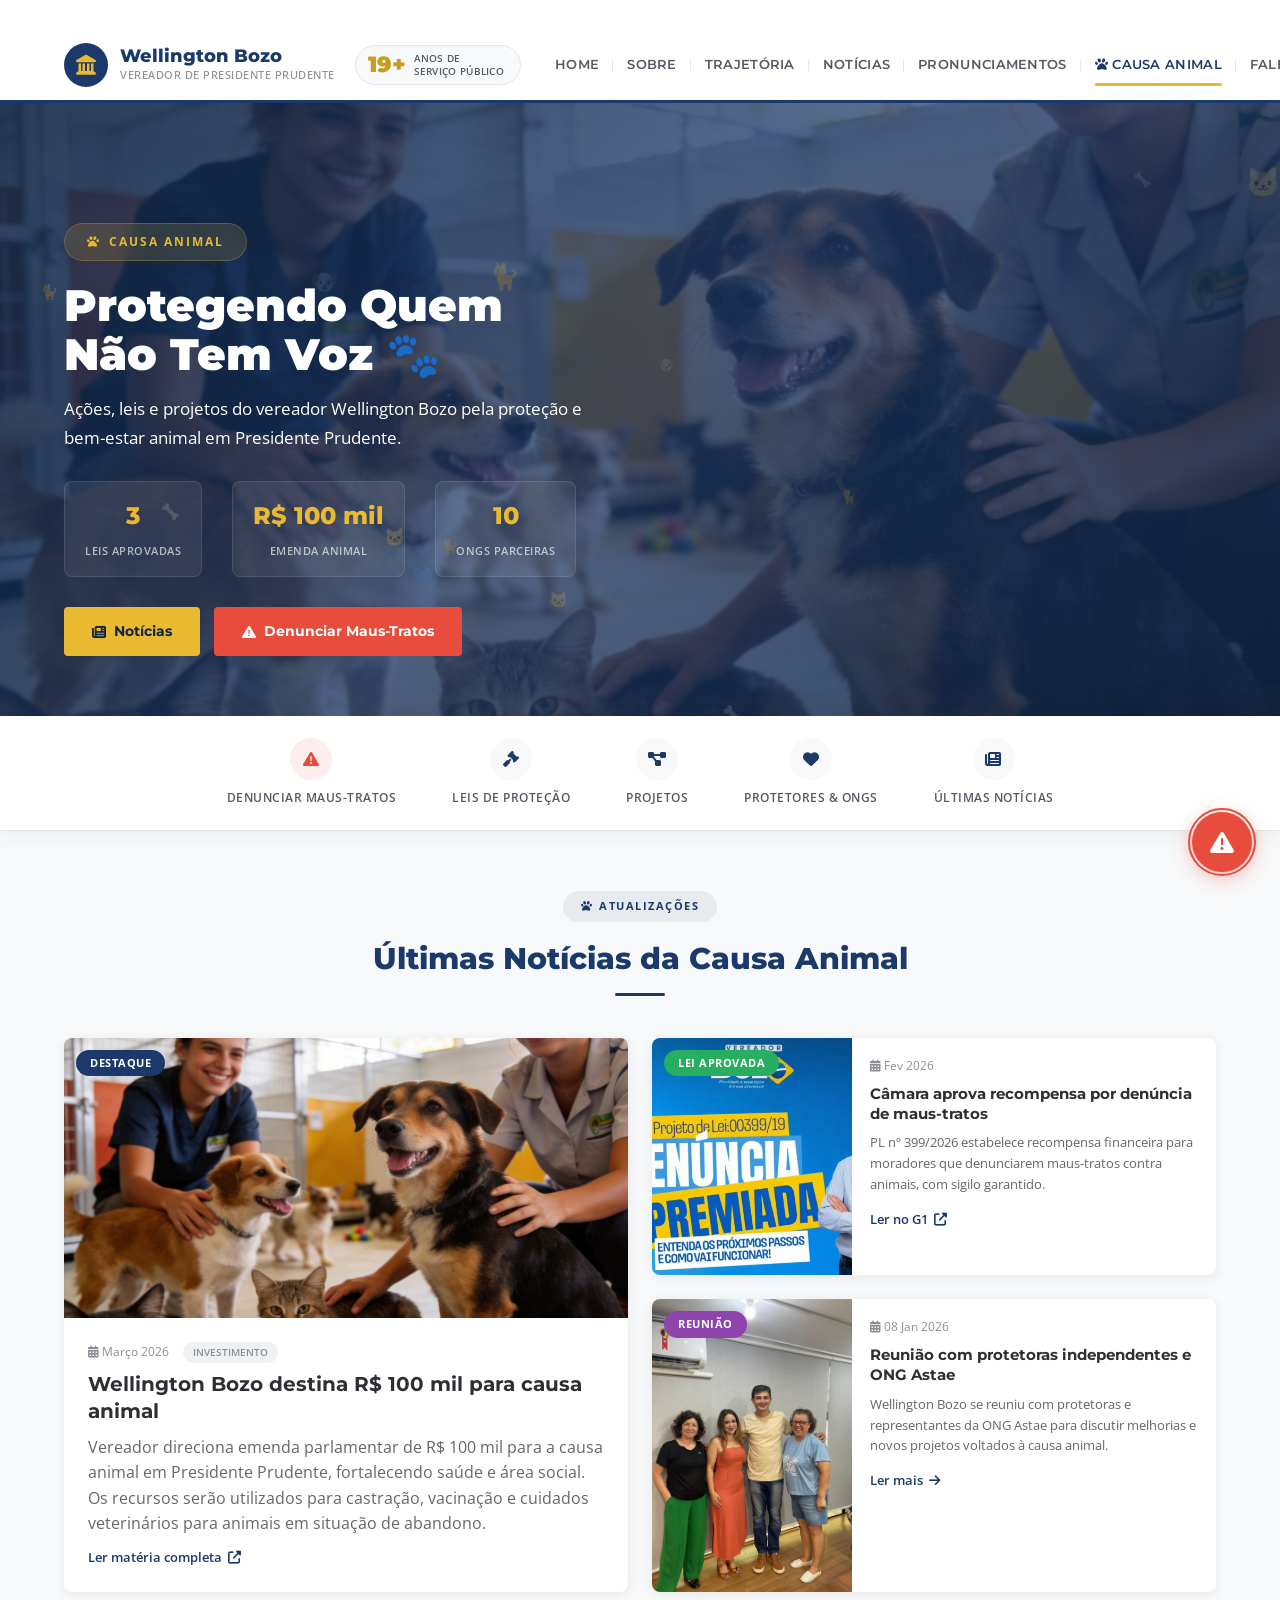
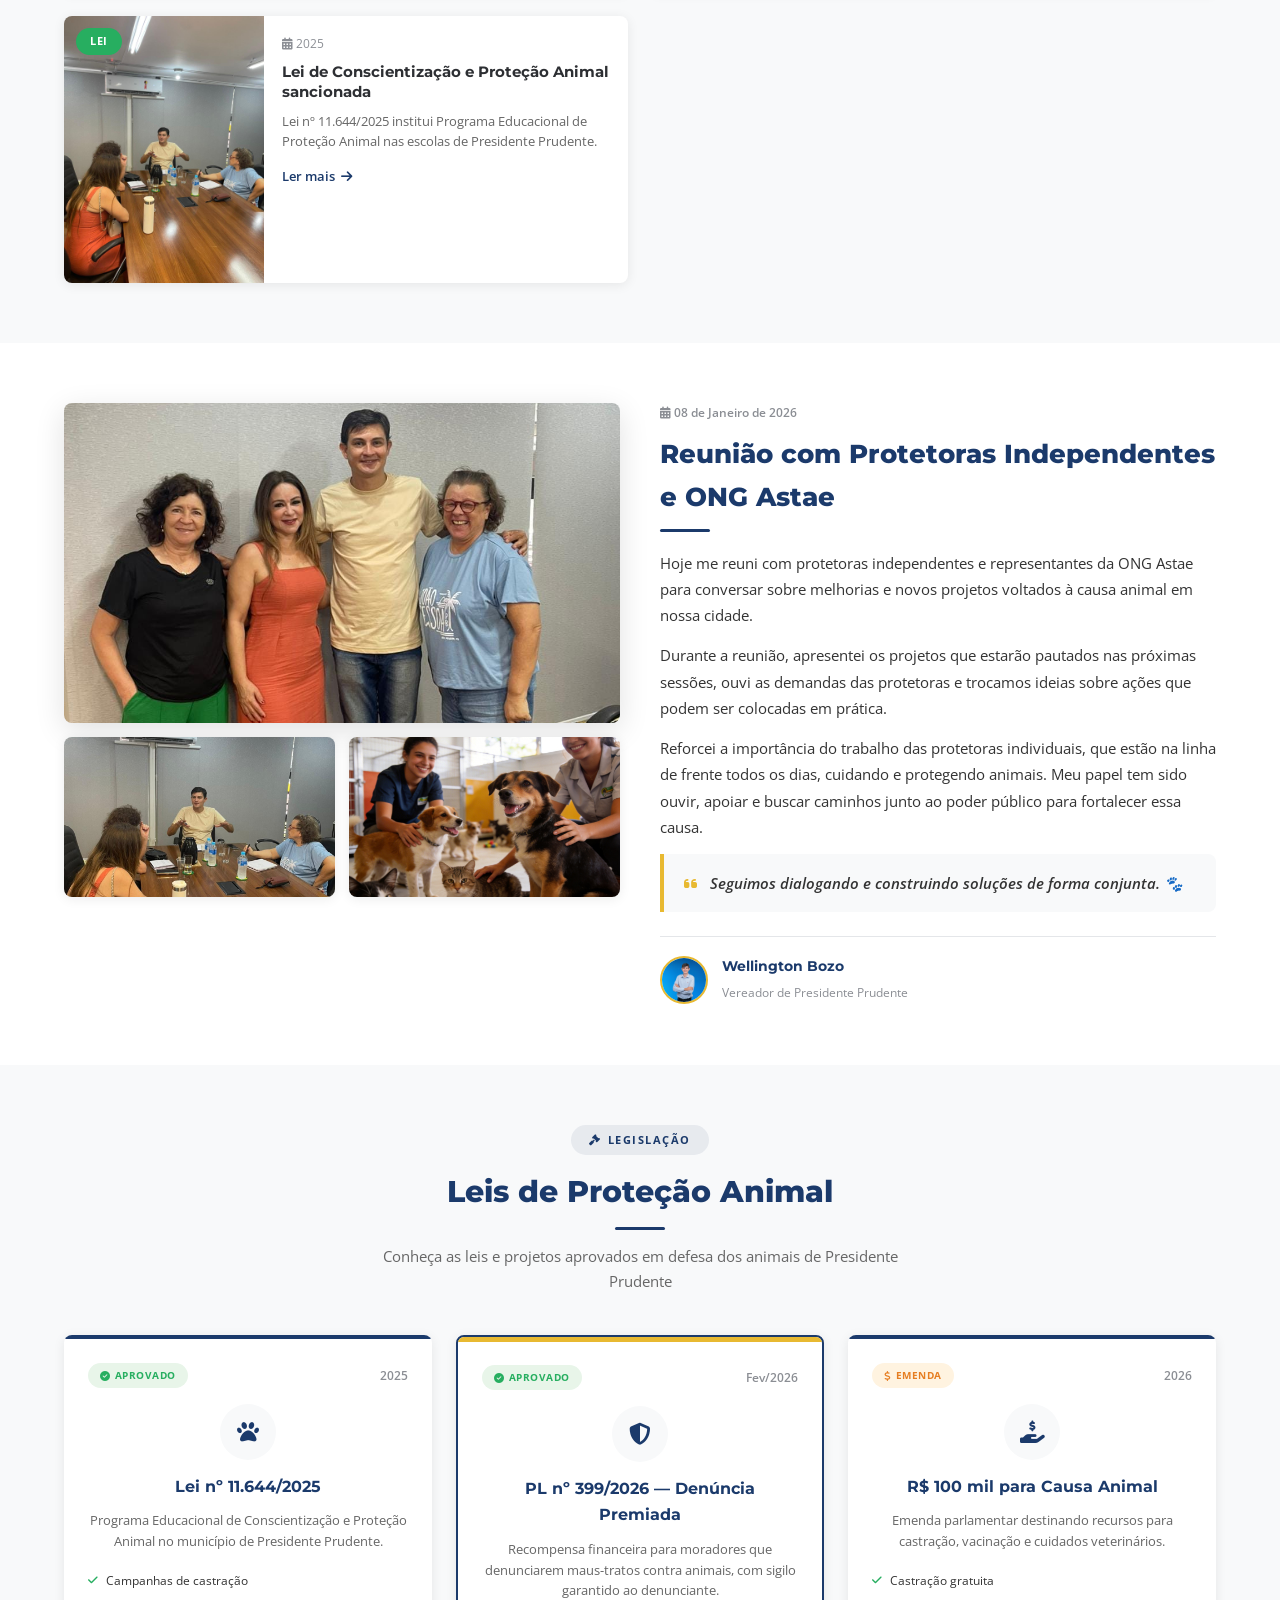
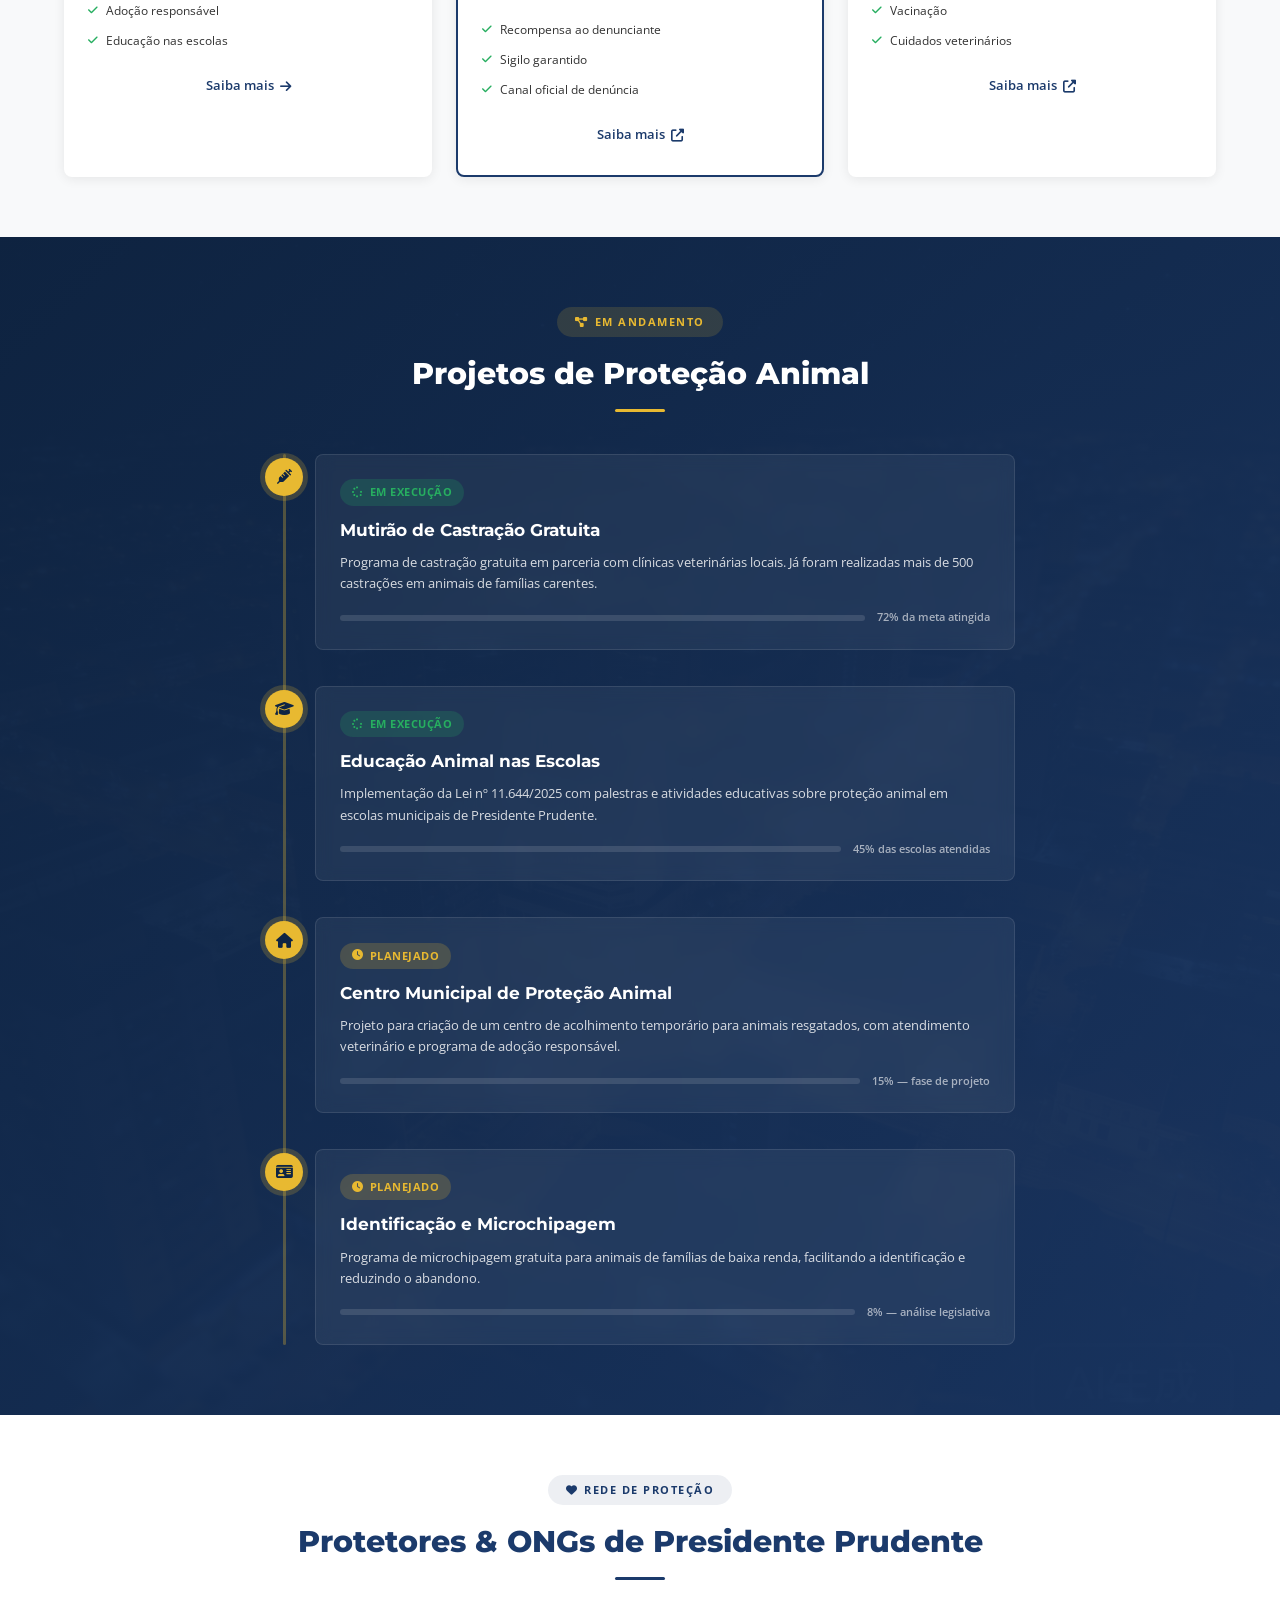
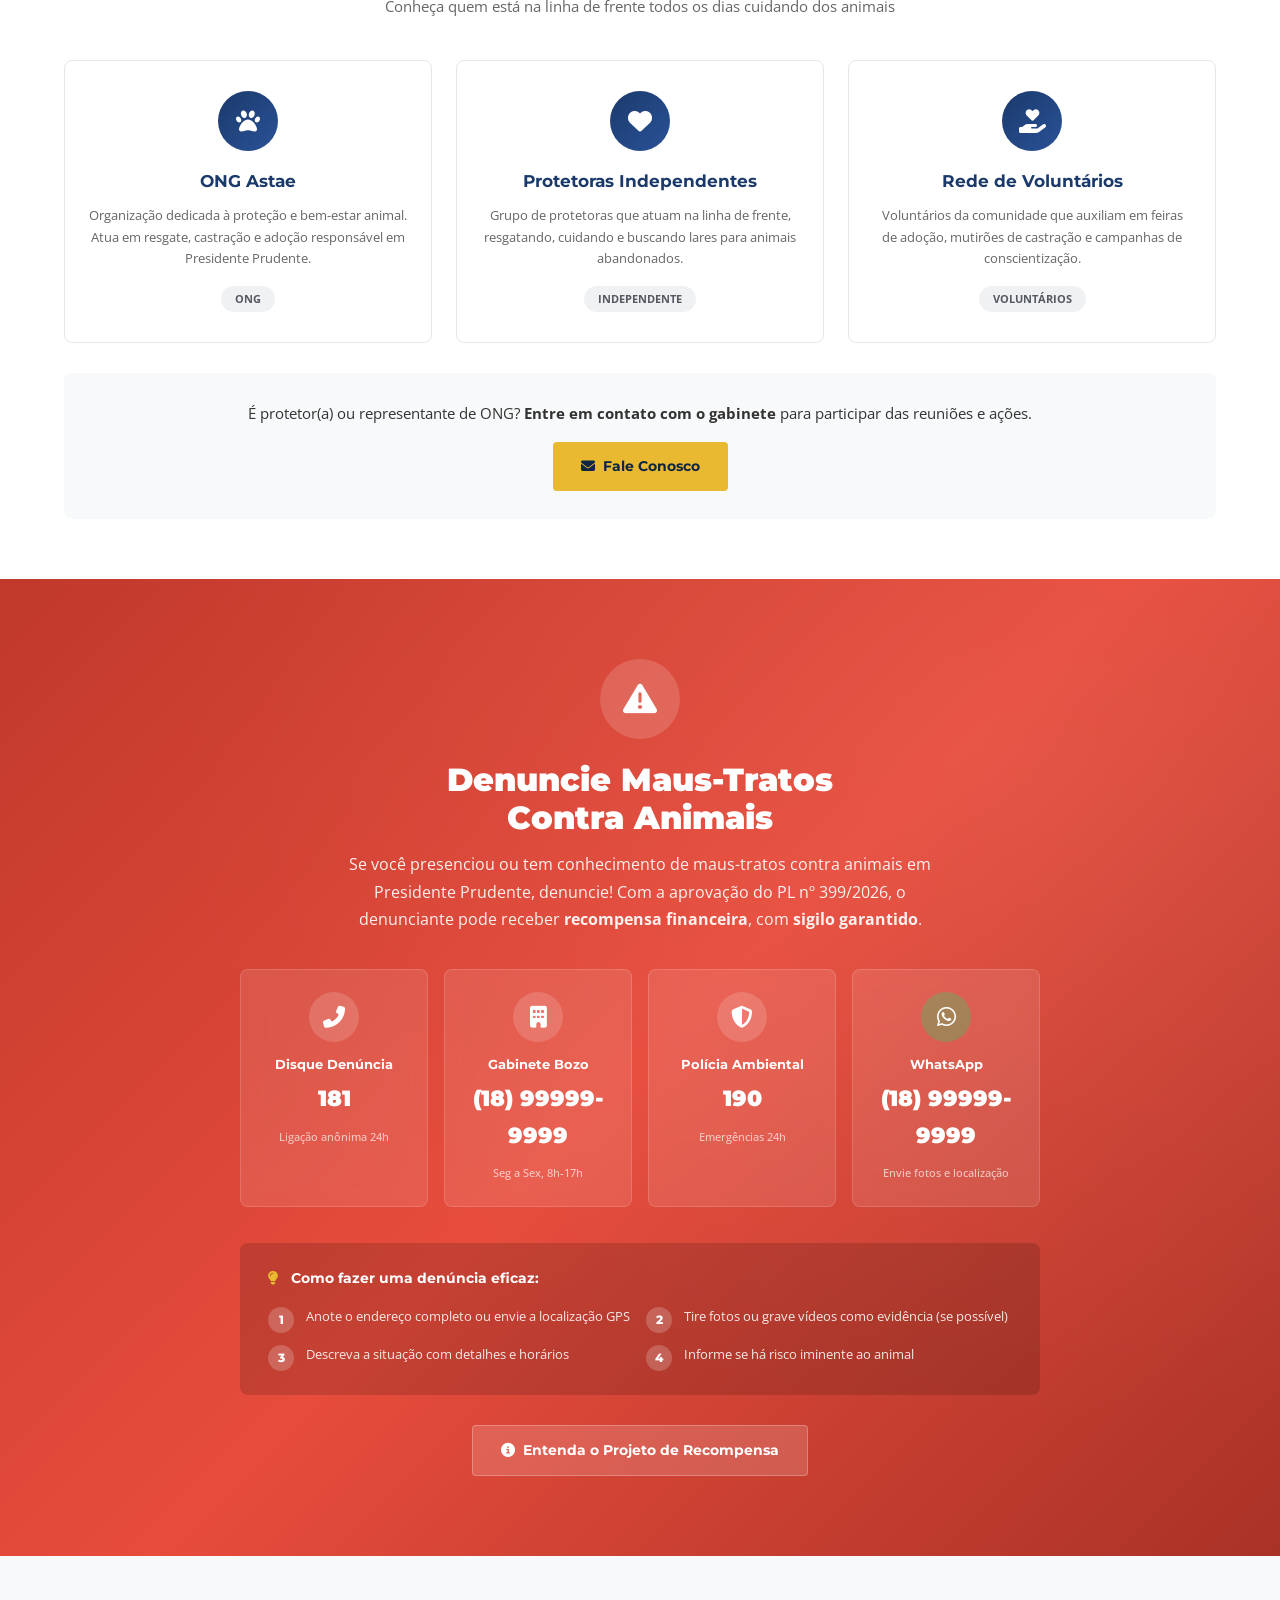
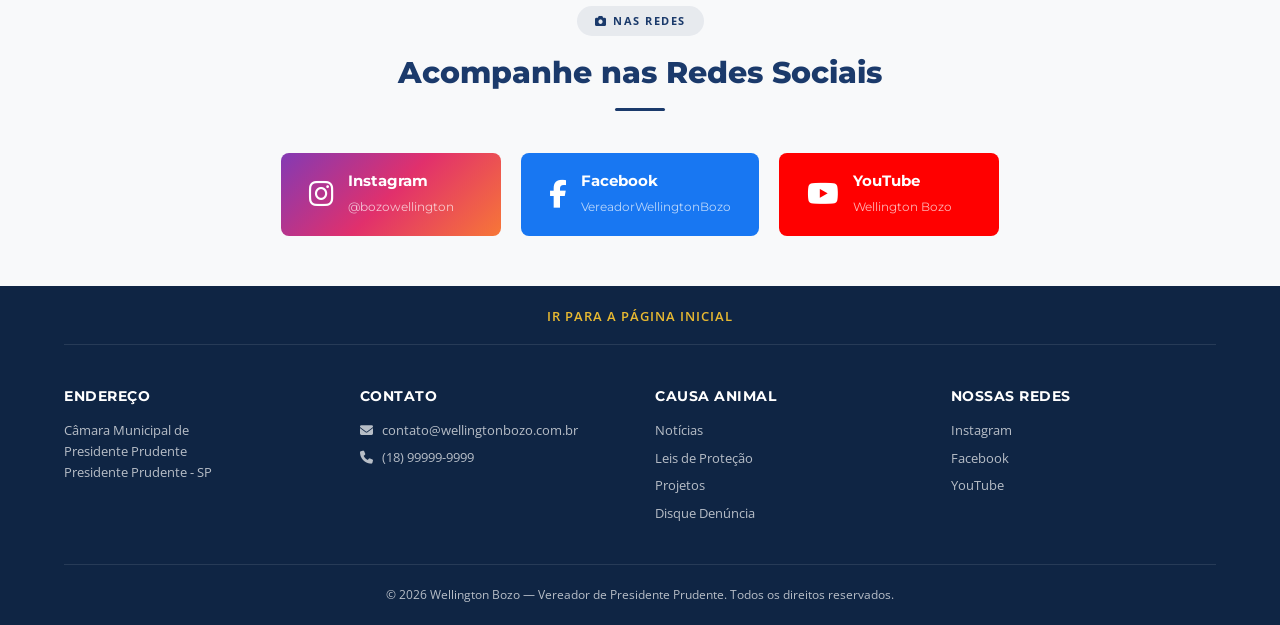
<file: causa-animal.html>
<!DOCTYPE html>
<html lang="pt-BR">
<head>
    <meta charset="UTF-8">
    <meta name="viewport" content="width=device-width, initial-scale=1.0">
    <meta name="description" content="Hub Causa Animal — Vereador Wellington Bozo. Proteção animal, notícias, leis, projetos e Disque Denúncia em Presidente Prudente.">
    <title>Causa Animal | Wellington Bozo — Vereador</title>
    <link rel="preconnect" href="https://fonts.googleapis.com">
    <link rel="preconnect" href="https://fonts.gstatic.com" crossorigin>
    <link href="https://fonts.googleapis.com/css2?family=Montserrat:wght@400;500;600;700;800;900&family=Open+Sans:wght@400;500;600;700&display=swap" rel="stylesheet">
    <link rel="stylesheet" href="https://cdnjs.cloudflare.com/ajax/libs/font-awesome/6.5.1/css/all.min.css">
    <link rel="stylesheet" href="css/style-v2.css">
    <link rel="stylesheet" href="css/hub-animal.css">
</head>
<body>

    <!-- ===== HEADER (mesmo do index) ===== -->
    <header class="site-header" id="siteHeader">
        <div class="header-main">
            <div class="container">
                <div class="header-inner">
                    <a href="index.html" class="header-logo">
                        <div class="logo-badge"><i class="fas fa-landmark"></i></div>
                        <div class="logo-info">
                            <span class="logo-name">Wellington Bozo</span>
                            <span class="logo-role">Vereador de Presidente Prudente</span>
                        </div>
                    </a>
                    <a href="index.html#sobre" class="header-stamp">
                        <span class="stamp-years">19+</span>
                        <span class="stamp-text">anos de<br>serviço público</span>
                    </a>
                    <nav class="header-nav" id="headerNav">
                        <a href="index.html" class="header-nav-link">Home</a>
                        <a href="index.html#sobre" class="header-nav-link">Sobre</a>
                        <a href="index.html#trajetoria" class="header-nav-link">Trajetória</a>
                        <a href="index.html#noticias" class="header-nav-link">Notícias</a>
                        <a href="index.html#pronunciamentos" class="header-nav-link">Pronunciamentos</a>
                        <a href="causa-animal.html" class="header-nav-link active"><i class="fas fa-paw"></i> Causa Animal</a>
                        <a href="index.html#contato" class="header-nav-link">Fale Conosco</a>
                    </nav>
                    <button class="mobile-toggle" id="mobileToggle" aria-label="Menu">
                        <span></span><span></span><span></span>
                    </button>
                </div>
            </div>
        </div>
    </header>

    <!-- ===== HERO CAUSA ANIMAL ===== -->
    <section class="hub-hero">
        <div class="hub-hero-bg" style="background-image: url('images/causa-animal.jpg');"></div>
        <div class="hub-hero-overlay"></div>
        <div class="hub-hero-particles" id="heroParticles"></div>
        <div class="container">
            <div class="hub-hero-content">
                <span class="hub-hero-tag"><i class="fas fa-paw"></i> Causa Animal</span>
                <h1>Protegendo Quem<br>Não Tem Voz <span class="paw-emoji">🐾</span></h1>
                <p>Ações, leis e projetos do vereador Wellington Bozo pela proteção e bem-estar animal em Presidente Prudente.</p>
                <div class="hub-hero-stats">
                    <div class="hub-stat">
                        <strong data-count="3">0</strong>
                        <span>Leis Aprovadas</span>
                    </div>
                    <div class="hub-stat">
                        <strong>R$ 100 mil</strong>
                        <span>Emenda Animal</span>
                    </div>
                    <div class="hub-stat">
                        <strong data-count="10">0</strong>
                        <span>ONGs Parceiras</span>
                    </div>
                </div>
                <div class="hub-hero-actions">
                    <a href="#noticias-animal" class="hub-btn-primary"><i class="fas fa-newspaper"></i> Notícias</a>
                    <a href="#denunciar" class="hub-btn-danger"><i class="fas fa-exclamation-triangle"></i> Denunciar Maus-Tratos</a>
                </div>
            </div>
        </div>
    </section>

    <!-- ===== QUICK ACTIONS ===== -->
    <section class="hub-quick-actions">
        <div class="container">
            <div class="quick-grid">
                <a href="#denunciar" class="quick-item quick-item-danger">
                    <div class="quick-icon"><i class="fas fa-exclamation-triangle"></i></div>
                    <span>Denunciar Maus-Tratos</span>
                </a>
                <a href="#leis-animal" class="quick-item">
                    <div class="quick-icon"><i class="fas fa-gavel"></i></div>
                    <span>Leis de Proteção</span>
                </a>
                <a href="#projetos-animal" class="quick-item">
                    <div class="quick-icon"><i class="fas fa-project-diagram"></i></div>
                    <span>Projetos</span>
                </a>
                <a href="#protetores" class="quick-item">
                    <div class="quick-icon"><i class="fas fa-heart"></i></div>
                    <span>Protetores & ONGs</span>
                </a>
                <a href="#noticias-animal" class="quick-item">
                    <div class="quick-icon"><i class="fas fa-newspaper"></i></div>
                    <span>Últimas Notícias</span>
                </a>
            </div>
        </div>
    </section>

    <!-- ===== NOTÍCIAS CAUSA ANIMAL ===== -->
    <section class="hub-news" id="noticias-animal">
        <div class="container">
            <div class="hub-section-header">
                <span class="hub-label"><i class="fas fa-paw"></i> Atualizações</span>
                <h2>Últimas Notícias da Causa Animal</h2>
                <div class="hub-divider"></div>
            </div>

            <div class="hub-news-grid">
                <!-- DESTAQUE -->
                <article class="hub-news-featured">
                    <div class="hub-news-img">
                        <img src="images/causa-animal.jpg" alt="R$ 100 mil para causa animal" loading="lazy">
                        <span class="hub-news-badge">Destaque</span>
                    </div>
                    <div class="hub-news-body">
                        <div class="hub-news-meta">
                            <span><i class="fas fa-calendar-alt"></i> Março 2026</span>
                            <span class="hub-news-cat">Investimento</span>
                        </div>
                        <h3>Wellington Bozo destina R$ 100 mil para causa animal</h3>
                        <p>Vereador direciona emenda parlamentar de R$ 100 mil para a causa animal em Presidente Prudente, fortalecendo saúde e área social. Os recursos serão utilizados para castração, vacinação e cuidados veterinários para animais em situação de abandono.</p>
                        <a href="https://www.diariodeprudente.com/vereador-wellington-bozo-destina-r-100-mil-para-causa-animal-e-tambem-fortalece-saude-e-area-social-em-prudente/" target="_blank" class="hub-news-link">Ler matéria completa <i class="fas fa-external-link-alt"></i></a>
                    </div>
                </article>

                <!-- CARD 2 -->
                <article class="hub-news-card">
                    <div class="hub-news-img">
                        <img src="images/hero-denuncia-premiada.png" alt="Denúncia Premiada" loading="lazy">
                        <span class="hub-news-badge hub-news-badge-lei">Lei Aprovada</span>
                    </div>
                    <div class="hub-news-body">
                        <div class="hub-news-meta">
                            <span><i class="fas fa-calendar-alt"></i> Fev 2026</span>
                        </div>
                        <h3>Câmara aprova recompensa por denúncia de maus-tratos</h3>
                        <p>PL nº 399/2026 estabelece recompensa financeira para moradores que denunciarem maus-tratos contra animais, com sigilo garantido.</p>
                        <a href="https://g1.globo.com/sp/presidente-prudente-e-regiao/noticia/2026/02/25/camara-de-presidente-prudente-aprova-recompensa-a-quem-denunciar-maus-tratos-contra-animais-entenda-o-projeto.ghtml" target="_blank" class="hub-news-link">Ler no G1 <i class="fas fa-external-link-alt"></i></a>
                    </div>
                </article>

                <!-- CARD 3 -->
                <article class="hub-news-card">
                    <div class="hub-news-img">
                        <img src="images/bozo-protetoras.jpg" alt="Reunião com protetoras" loading="lazy">
                        <span class="hub-news-badge hub-news-badge-reuniao">Reunião</span>
                    </div>
                    <div class="hub-news-body">
                        <div class="hub-news-meta">
                            <span><i class="fas fa-calendar-alt"></i> 08 Jan 2026</span>
                        </div>
                        <h3>Reunião com protetoras independentes e ONG Astae</h3>
                        <p>Wellington Bozo se reuniu com protetoras e representantes da ONG Astae para discutir melhorias e novos projetos voltados à causa animal.</p>
                        <a href="#reuniao-protetoras" class="hub-news-link">Ler mais <i class="fas fa-arrow-right"></i></a>
                    </div>
                </article>

                <!-- CARD 4 -->
                <article class="hub-news-card">
                    <div class="hub-news-img">
                        <img src="images/bozo-reuniao.jpg" alt="Lei de Proteção Animal" loading="lazy">
                        <span class="hub-news-badge hub-news-badge-lei">Lei</span>
                    </div>
                    <div class="hub-news-body">
                        <div class="hub-news-meta">
                            <span><i class="fas fa-calendar-alt"></i> 2025</span>
                        </div>
                        <h3>Lei de Conscientização e Proteção Animal sancionada</h3>
                        <p>Lei nº 11.644/2025 institui Programa Educacional de Proteção Animal nas escolas de Presidente Prudente.</p>
                        <a href="#leis-animal" class="hub-news-link">Ler mais <i class="fas fa-arrow-right"></i></a>
                    </div>
                </article>
            </div>
        </div>
    </section>

    <!-- ===== REUNIÃO COM PROTETORAS — Artigo Destaque ===== -->
    <section class="hub-article" id="reuniao-protetoras">
        <div class="container">
            <div class="hub-article-grid">
                <div class="hub-article-images">
                    <div class="hub-article-img-main">
                        <img src="images/bozo-protetoras.jpg" alt="Wellington Bozo com protetoras" loading="lazy">
                    </div>
                    <div class="hub-article-img-row">
                        <img src="images/bozo-reuniao.jpg" alt="Reunião causa animal" loading="lazy">
                        <img src="images/causa-animal.jpg" alt="Causa animal" loading="lazy">
                    </div>
                </div>
                <div class="hub-article-text">
                    <span class="hub-article-date"><i class="fas fa-calendar-alt"></i> 08 de Janeiro de 2026</span>
                    <h2>Reunião com Protetoras Independentes e ONG Astae</h2>
                    <div class="hub-divider hub-divider-left"></div>
                    <p>Hoje me reuni com protetoras independentes e representantes da ONG Astae para conversar sobre melhorias e novos projetos voltados à causa animal em nossa cidade.</p>
                    <p>Durante a reunião, apresentei os projetos que estarão pautados nas próximas sessões, ouvi as demandas das protetoras e trocamos ideias sobre ações que podem ser colocadas em prática.</p>
                    <p>Reforcei a importância do trabalho das protetoras individuais, que estão na linha de frente todos os dias, cuidando e protegendo animais. Meu papel tem sido ouvir, apoiar e buscar caminhos junto ao poder público para fortalecer essa causa.</p>
                    <p class="hub-article-highlight"><i class="fas fa-quote-left"></i> Seguimos dialogando e construindo soluções de forma conjunta. 🐾</p>
                    <div class="hub-article-author">
                        <img src="images/bozo-perfil.png" alt="Wellington Bozo" class="hub-author-avatar">
                        <div>
                            <strong>Wellington Bozo</strong>
                            <span>Vereador de Presidente Prudente</span>
                        </div>
                    </div>
                </div>
            </div>
        </div>
    </section>

    <!-- ===== LEIS DE PROTEÇÃO ANIMAL ===== -->
    <section class="hub-laws" id="leis-animal">
        <div class="container">
            <div class="hub-section-header">
                <span class="hub-label"><i class="fas fa-gavel"></i> Legislação</span>
                <h2>Leis de Proteção Animal</h2>
                <div class="hub-divider"></div>
                <p class="hub-section-desc">Conheça as leis e projetos aprovados em defesa dos animais de Presidente Prudente</p>
            </div>

            <div class="hub-laws-grid">
                <div class="hub-law-card">
                    <div class="hub-law-top">
                        <span class="hub-law-badge hub-law-approved"><i class="fas fa-check-circle"></i> Aprovado</span>
                        <span class="hub-law-year">2025</span>
                    </div>
                    <div class="hub-law-icon"><i class="fas fa-paw"></i></div>
                    <h3>Lei nº 11.644/2025</h3>
                    <p>Programa Educacional de Conscientização e Proteção Animal no município de Presidente Prudente.</p>
                    <ul class="hub-law-details">
                        <li><i class="fas fa-check"></i> Campanhas de castração</li>
                        <li><i class="fas fa-check"></i> Adoção responsável</li>
                        <li><i class="fas fa-check"></i> Educação nas escolas</li>
                    </ul>
                    <a href="noticia-lei-protecao-animal.html" class="hub-law-link">Saiba mais <i class="fas fa-arrow-right"></i></a>
                </div>

                <div class="hub-law-card hub-law-card-featured">
                    <div class="hub-law-top">
                        <span class="hub-law-badge hub-law-approved"><i class="fas fa-check-circle"></i> Aprovado</span>
                        <span class="hub-law-year">Fev/2026</span>
                    </div>
                    <div class="hub-law-icon"><i class="fas fa-shield-alt"></i></div>
                    <h3>PL nº 399/2026 — Denúncia Premiada</h3>
                    <p>Recompensa financeira para moradores que denunciarem maus-tratos contra animais, com sigilo garantido ao denunciante.</p>
                    <ul class="hub-law-details">
                        <li><i class="fas fa-check"></i> Recompensa ao denunciante</li>
                        <li><i class="fas fa-check"></i> Sigilo garantido</li>
                        <li><i class="fas fa-check"></i> Canal oficial de denúncia</li>
                    </ul>
                    <a href="https://g1.globo.com/sp/presidente-prudente-e-regiao/noticia/2026/02/25/camara-de-presidente-prudente-aprova-recompensa-a-quem-denunciar-maus-tratos-contra-animais-entenda-o-projeto.ghtml" target="_blank" class="hub-law-link">Saiba mais <i class="fas fa-external-link-alt"></i></a>
                </div>

                <div class="hub-law-card">
                    <div class="hub-law-top">
                        <span class="hub-law-badge hub-law-emenda"><i class="fas fa-dollar-sign"></i> Emenda</span>
                        <span class="hub-law-year">2026</span>
                    </div>
                    <div class="hub-law-icon"><i class="fas fa-hand-holding-usd"></i></div>
                    <h3>R$ 100 mil para Causa Animal</h3>
                    <p>Emenda parlamentar destinando recursos para castração, vacinação e cuidados veterinários.</p>
                    <ul class="hub-law-details">
                        <li><i class="fas fa-check"></i> Castração gratuita</li>
                        <li><i class="fas fa-check"></i> Vacinação</li>
                        <li><i class="fas fa-check"></i> Cuidados veterinários</li>
                    </ul>
                    <a href="https://www.diariodeprudente.com/vereador-wellington-bozo-destina-r-100-mil-para-causa-animal-e-tambem-fortalece-saude-e-area-social-em-prudente/" target="_blank" class="hub-law-link">Saiba mais <i class="fas fa-external-link-alt"></i></a>
                </div>
            </div>
        </div>
    </section>

    <!-- ===== PROJETOS EM ANDAMENTO ===== -->
    <section class="hub-projects" id="projetos-animal">
        <div class="hub-projects-bg" style="background-image: url('images/cta-bg.jpg');"></div>
        <div class="hub-projects-overlay"></div>
        <div class="container">
            <div class="hub-section-header hub-section-header-light">
                <span class="hub-label hub-label-light"><i class="fas fa-project-diagram"></i> Em Andamento</span>
                <h2>Projetos de Proteção Animal</h2>
                <div class="hub-divider hub-divider-accent"></div>
            </div>

            <div class="hub-projects-timeline">
                <div class="hub-timeline-item">
                    <div class="hub-timeline-marker">
                        <i class="fas fa-syringe"></i>
                    </div>
                    <div class="hub-timeline-content">
                        <span class="hub-timeline-status hub-status-active"><i class="fas fa-spinner fa-pulse"></i> Em execução</span>
                        <h3>Mutirão de Castração Gratuita</h3>
                        <p>Programa de castração gratuita em parceria com clínicas veterinárias locais. Já foram realizadas mais de 500 castrações em animais de famílias carentes.</p>
                        <div class="hub-timeline-progress">
                            <div class="hub-progress-bar" data-progress="72"></div>
                            <span>72% da meta atingida</span>
                        </div>
                    </div>
                </div>

                <div class="hub-timeline-item">
                    <div class="hub-timeline-marker">
                        <i class="fas fa-graduation-cap"></i>
                    </div>
                    <div class="hub-timeline-content">
                        <span class="hub-timeline-status hub-status-active"><i class="fas fa-spinner fa-pulse"></i> Em execução</span>
                        <h3>Educação Animal nas Escolas</h3>
                        <p>Implementação da Lei nº 11.644/2025 com palestras e atividades educativas sobre proteção animal em escolas municipais de Presidente Prudente.</p>
                        <div class="hub-timeline-progress">
                            <div class="hub-progress-bar" data-progress="45"></div>
                            <span>45% das escolas atendidas</span>
                        </div>
                    </div>
                </div>

                <div class="hub-timeline-item">
                    <div class="hub-timeline-marker">
                        <i class="fas fa-home"></i>
                    </div>
                    <div class="hub-timeline-content">
                        <span class="hub-timeline-status hub-status-planned"><i class="fas fa-clock"></i> Planejado</span>
                        <h3>Centro Municipal de Proteção Animal</h3>
                        <p>Projeto para criação de um centro de acolhimento temporário para animais resgatados, com atendimento veterinário e programa de adoção responsável.</p>
                        <div class="hub-timeline-progress">
                            <div class="hub-progress-bar" data-progress="15"></div>
                            <span>15% — fase de projeto</span>
                        </div>
                    </div>
                </div>

                <div class="hub-timeline-item">
                    <div class="hub-timeline-marker">
                        <i class="fas fa-id-card"></i>
                    </div>
                    <div class="hub-timeline-content">
                        <span class="hub-timeline-status hub-status-planned"><i class="fas fa-clock"></i> Planejado</span>
                        <h3>Identificação e Microchipagem</h3>
                        <p>Programa de microchipagem gratuita para animais de famílias de baixa renda, facilitando a identificação e reduzindo o abandono.</p>
                        <div class="hub-timeline-progress">
                            <div class="hub-progress-bar" data-progress="8"></div>
                            <span>8% — análise legislativa</span>
                        </div>
                    </div>
                </div>
            </div>
        </div>
    </section>

    <!-- ===== PROTETORES & ONGs ===== -->
    <section class="hub-protectors" id="protetores">
        <div class="container">
            <div class="hub-section-header">
                <span class="hub-label"><i class="fas fa-heart"></i> Rede de Proteção</span>
                <h2>Protetores & ONGs de Presidente Prudente</h2>
                <div class="hub-divider"></div>
                <p class="hub-section-desc">Conheça quem está na linha de frente todos os dias cuidando dos animais</p>
            </div>

            <div class="hub-protectors-grid">
                <div class="hub-protector-card">
                    <div class="hub-protector-icon"><i class="fas fa-paw"></i></div>
                    <h3>ONG Astae</h3>
                    <p>Organização dedicada à proteção e bem-estar animal. Atua em resgate, castração e adoção responsável em Presidente Prudente.</p>
                    <span class="hub-protector-tag">ONG</span>
                </div>
                <div class="hub-protector-card">
                    <div class="hub-protector-icon"><i class="fas fa-heart"></i></div>
                    <h3>Protetoras Independentes</h3>
                    <p>Grupo de protetoras que atuam na linha de frente, resgatando, cuidando e buscando lares para animais abandonados.</p>
                    <span class="hub-protector-tag">Independente</span>
                </div>
                <div class="hub-protector-card">
                    <div class="hub-protector-icon"><i class="fas fa-hand-holding-heart"></i></div>
                    <h3>Rede de Voluntários</h3>
                    <p>Voluntários da comunidade que auxiliam em feiras de adoção, mutirões de castração e campanhas de conscientização.</p>
                    <span class="hub-protector-tag">Voluntários</span>
                </div>
            </div>

            <div class="hub-protector-cta">
                <p>É protetor(a) ou representante de ONG? <strong>Entre em contato com o gabinete</strong> para participar das reuniões e ações.</p>
                <a href="index.html#contato" class="hub-btn-primary"><i class="fas fa-envelope"></i> Fale Conosco</a>
            </div>
        </div>
    </section>

    <!-- ===== DISQUE DENÚNCIA — Seção Principal ===== -->
    <section class="hub-denounce" id="denunciar">
        <div class="hub-denounce-bg"></div>
        <div class="container">
            <div class="hub-denounce-content">
                <div class="hub-denounce-icon-main">
                    <i class="fas fa-exclamation-triangle"></i>
                </div>
                <h2>Denuncie Maus-Tratos<br>Contra Animais</h2>
                <p>Se você presenciou ou tem conhecimento de maus-tratos contra animais em Presidente Prudente, denuncie! Com a aprovação do PL nº 399/2026, o denunciante pode receber <strong>recompensa financeira</strong>, com <strong>sigilo garantido</strong>.</p>

                <div class="hub-denounce-channels">
                    <div class="hub-channel">
                        <div class="hub-channel-icon"><i class="fas fa-phone-alt"></i></div>
                        <h4>Disque Denúncia</h4>
                        <a href="tel:181" class="hub-channel-number">181</a>
                        <span class="hub-channel-desc">Ligação anônima 24h</span>
                    </div>
                    <div class="hub-channel">
                        <div class="hub-channel-icon"><i class="fas fa-building"></i></div>
                        <h4>Gabinete Bozo</h4>
                        <a href="tel:+5518999999999" class="hub-channel-number">(18) 99999-9999</a>
                        <span class="hub-channel-desc">Seg a Sex, 8h-17h</span>
                    </div>
                    <div class="hub-channel">
                        <div class="hub-channel-icon"><i class="fas fa-shield-alt"></i></div>
                        <h4>Polícia Ambiental</h4>
                        <a href="tel:190" class="hub-channel-number">190</a>
                        <span class="hub-channel-desc">Emergências 24h</span>
                    </div>
                    <div class="hub-channel">
                        <div class="hub-channel-icon hub-channel-icon-whatsapp"><i class="fab fa-whatsapp"></i></div>
                        <h4>WhatsApp</h4>
                        <a href="https://wa.me/5518999999999?text=Ol%C3%A1%2C%20gostaria%20de%20denunciar%20maus-tratos%20contra%20animais" target="_blank" class="hub-channel-number">(18) 99999-9999</a>
                        <span class="hub-channel-desc">Envie fotos e localização</span>
                    </div>
                </div>

                <div class="hub-denounce-tips">
                    <h4><i class="fas fa-lightbulb"></i> Como fazer uma denúncia eficaz:</h4>
                    <div class="hub-tips-grid">
                        <div class="hub-tip">
                            <span class="hub-tip-num">1</span>
                            <p>Anote o endereço completo ou envie a localização GPS</p>
                        </div>
                        <div class="hub-tip">
                            <span class="hub-tip-num">2</span>
                            <p>Tire fotos ou grave vídeos como evidência (se possível)</p>
                        </div>
                        <div class="hub-tip">
                            <span class="hub-tip-num">3</span>
                            <p>Descreva a situação com detalhes e horários</p>
                        </div>
                        <div class="hub-tip">
                            <span class="hub-tip-num">4</span>
                            <p>Informe se há risco iminente ao animal</p>
                        </div>
                    </div>
                </div>

                <a href="https://g1.globo.com/sp/presidente-prudente-e-regiao/noticia/2026/02/25/camara-de-presidente-prudente-aprova-recompensa-a-quem-denunciar-maus-tratos-contra-animais-entenda-o-projeto.ghtml" target="_blank" class="hub-btn-denounce-info"><i class="fas fa-info-circle"></i> Entenda o Projeto de Recompensa</a>
            </div>
        </div>
    </section>

    <!-- ===== REDES SOCIAIS ===== -->
    <section class="hub-social">
        <div class="container">
            <div class="hub-section-header">
                <span class="hub-label"><i class="fas fa-camera"></i> Nas Redes</span>
                <h2>Acompanhe nas Redes Sociais</h2>
                <div class="hub-divider"></div>
            </div>
            <div class="hub-social-btns">
                <a href="https://www.instagram.com/bozowellington/" target="_blank" class="hub-social-btn hub-social-insta">
                    <i class="fab fa-instagram"></i>
                    <div>
                        <strong>Instagram</strong>
                        <span>@bozowellington</span>
                    </div>
                </a>
                <a href="https://www.facebook.com/VereadorWellingtonBozo/" target="_blank" class="hub-social-btn hub-social-fb">
                    <i class="fab fa-facebook-f"></i>
                    <div>
                        <strong>Facebook</strong>
                        <span>VereadorWellingtonBozo</span>
                    </div>
                </a>
                <a href="#" class="hub-social-btn hub-social-yt">
                    <i class="fab fa-youtube"></i>
                    <div>
                        <strong>YouTube</strong>
                        <span>Wellington Bozo</span>
                    </div>
                </a>
            </div>
        </div>
    </section>

    <!-- ===== FOOTER ===== -->
    <footer class="site-footer">
        <div class="container">
            <div class="footer-top">
                <a href="index.html" class="footer-home-link">Ir para a página inicial</a>
            </div>
            <div class="footer-grid">
                <div class="footer-col">
                    <h4>Endereço</h4>
                    <p>Câmara Municipal de<br>Presidente Prudente<br>Presidente Prudente - SP</p>
                </div>
                <div class="footer-col">
                    <h4>Contato</h4>
                    <p><a href="mailto:contato@wellingtonbozo.com.br"><i class="fas fa-envelope"></i> contato@wellingtonbozo.com.br</a></p>
                    <p><a href="tel:+5518999999999"><i class="fas fa-phone"></i> (18) 99999-9999</a></p>
                </div>
                <div class="footer-col">
                    <h4>Causa Animal</h4>
                    <div class="footer-social-links">
                        <a href="#noticias-animal">Notícias</a>
                        <a href="#leis-animal">Leis de Proteção</a>
                        <a href="#projetos-animal">Projetos</a>
                        <a href="#denunciar">Disque Denúncia</a>
                    </div>
                </div>
                <div class="footer-col">
                    <h4>Nossas redes</h4>
                    <div class="footer-social-links">
                        <a href="https://www.instagram.com/bozowellington/" target="_blank">Instagram</a>
                        <a href="https://www.facebook.com/VereadorWellingtonBozo/" target="_blank">Facebook</a>
                        <a href="#">YouTube</a>
                    </div>
                </div>
            </div>
            <div class="footer-bottom">
                <p>&copy; 2026 Wellington Bozo — Vereador de Presidente Prudente. Todos os direitos reservados.</p>
            </div>
        </div>
    </footer>

    <!-- ===== BOTÃO FLUTUANTE DISQUE DENÚNCIA ===== -->
    <div class="fab-denounce" id="fabDenounce">
        <button class="fab-btn" id="fabBtn" aria-label="Disque Denúncia">
            <i class="fas fa-exclamation-triangle"></i>
            <span class="fab-pulse"></span>
        </button>
        <div class="fab-panel" id="fabPanel">
            <div class="fab-panel-header">
                <h4><i class="fas fa-shield-alt"></i> Disque Denúncia Animal</h4>
                <button class="fab-close" id="fabClose" aria-label="Fechar"><i class="fas fa-times"></i></button>
            </div>
            <div class="fab-panel-body">
                <p>Denuncie maus-tratos contra animais. Sigilo garantido.</p>
                <a href="tel:181" class="fab-channel">
                    <i class="fas fa-phone-alt"></i>
                    <div><strong>Disque Denúncia</strong><span>181 — Anônimo 24h</span></div>
                </a>
                <a href="tel:190" class="fab-channel">
                    <i class="fas fa-shield-alt"></i>
                    <div><strong>Polícia Ambiental</strong><span>190 — Emergências</span></div>
                </a>
                <a href="https://wa.me/5518999999999?text=Ol%C3%A1%2C%20gostaria%20de%20denunciar%20maus-tratos%20contra%20animais" target="_blank" class="fab-channel fab-channel-whatsapp">
                    <i class="fab fa-whatsapp"></i>
                    <div><strong>WhatsApp</strong><span>(18) 99999-9999</span></div>
                </a>
                <a href="tel:+5518999999999" class="fab-channel">
                    <i class="fas fa-building"></i>
                    <div><strong>Gabinete Bozo</strong><span>(18) 99999-9999</span></div>
                </a>
            </div>
            <a href="#denunciar" class="fab-panel-footer" id="fabGoToSection">
                <i class="fas fa-arrow-down"></i> Ver seção completa
            </a>
        </div>
    </div>

    <!-- Back to Top -->
    <a href="#" class="back-top" id="backToTop"><i class="fas fa-chevron-up"></i></a>

    <script src="js/cms-loader.js"></script>
    <script src="js/main-v2.js"></script>
    <script src="js/hub-animal.js"></script>
</body>
</html>
</file>
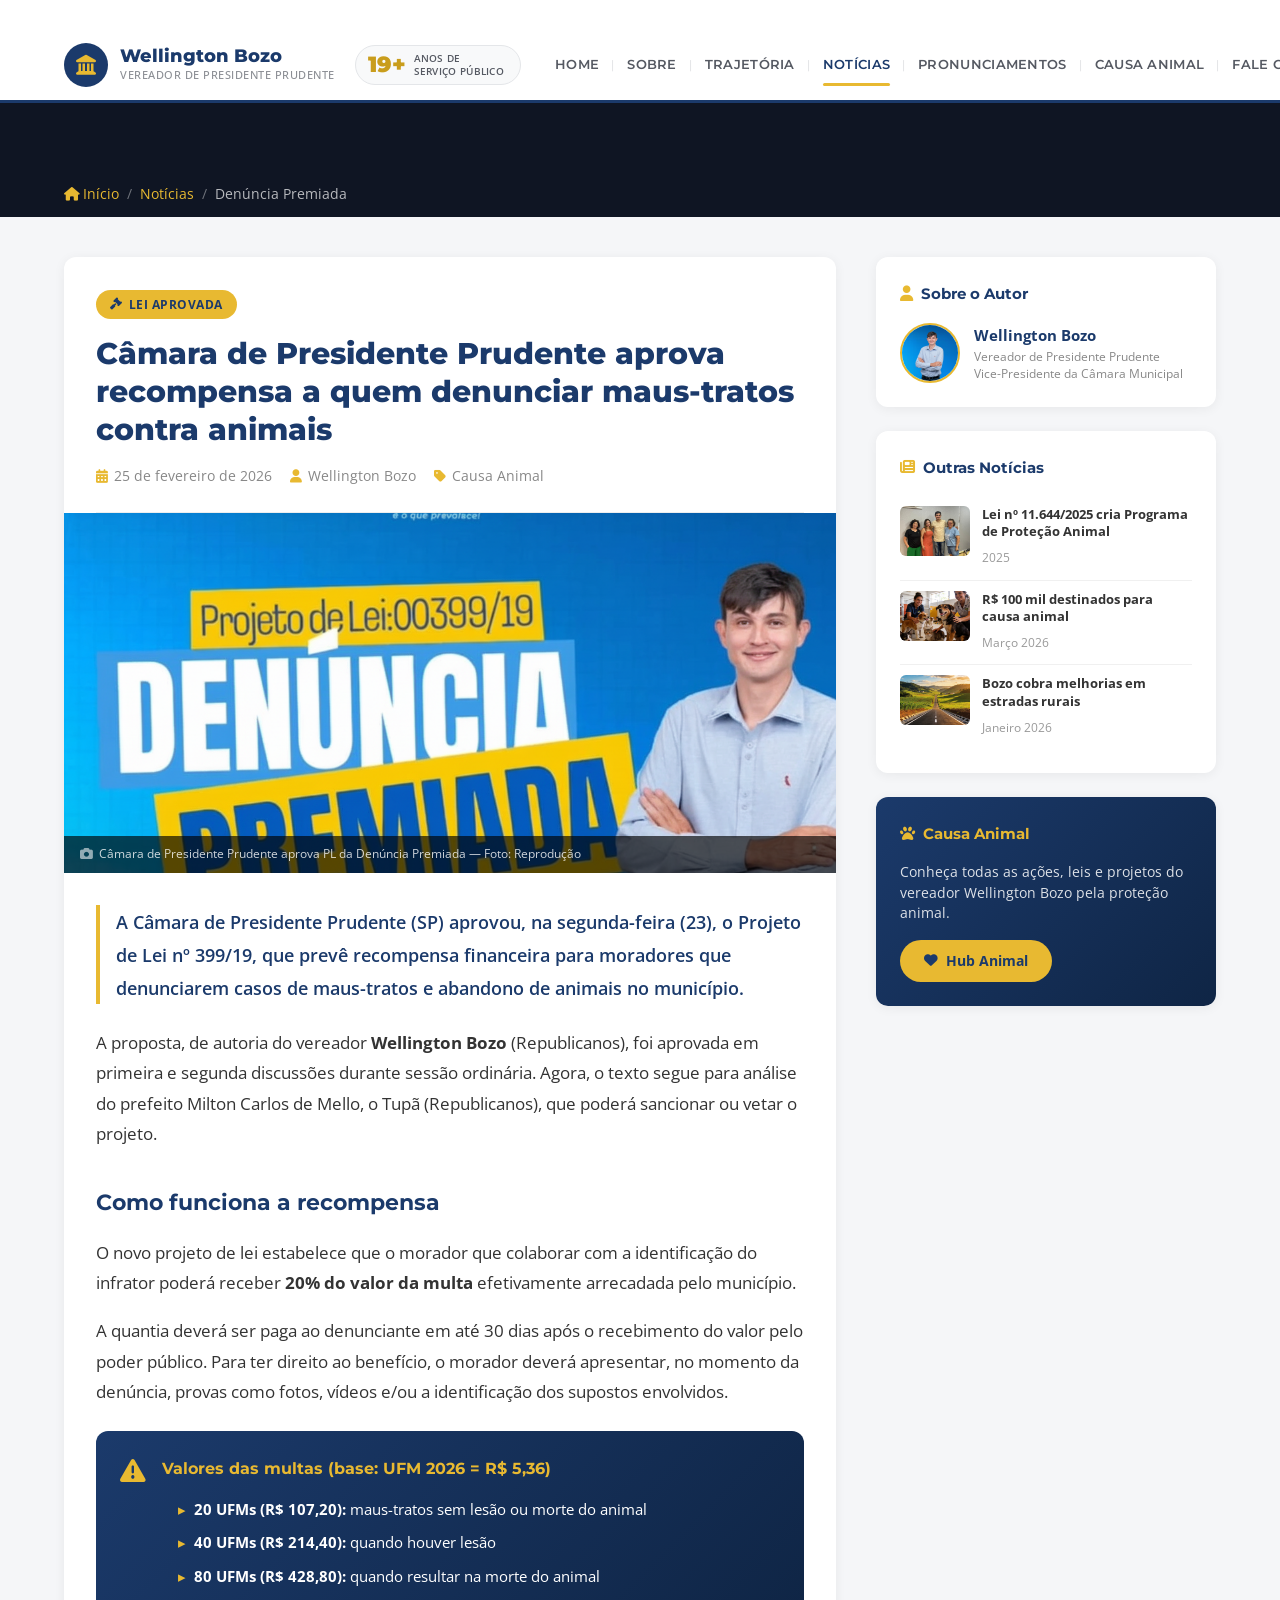
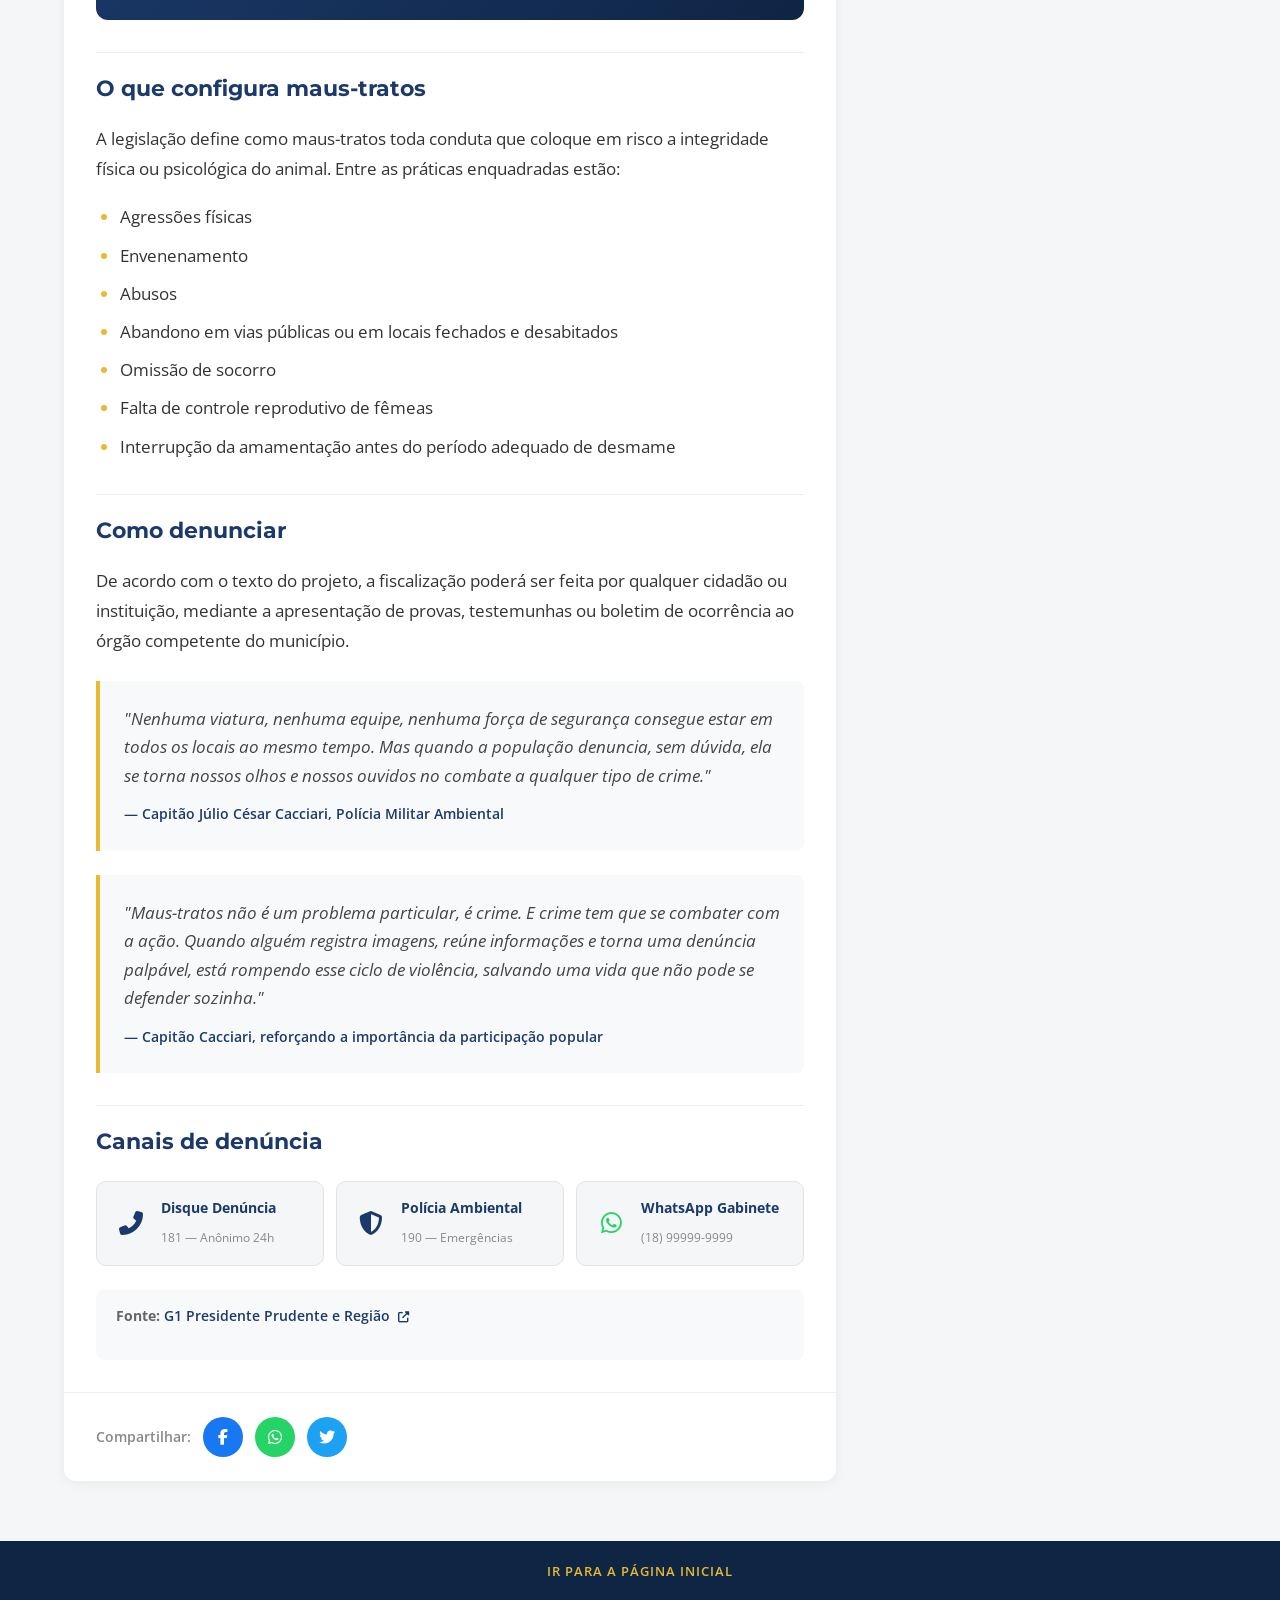
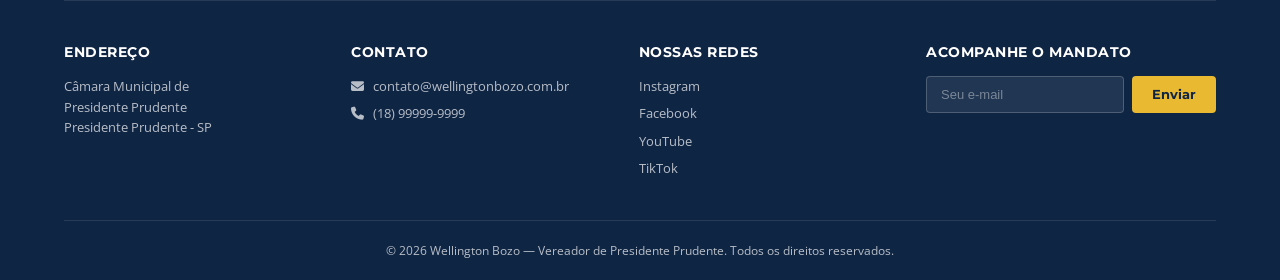
<file: noticia-denuncia-premiada.html>
<!DOCTYPE html>
<html lang="pt-BR">
<head>
    <meta charset="UTF-8">
    <meta name="viewport" content="width=device-width, initial-scale=1.0">
    <meta name="description" content="Câmara de Presidente Prudente aprova recompensa a quem denunciar maus-tratos contra animais — PL nº 399/2026 de autoria do vereador Wellington Bozo.">
    <title>Denúncia Premiada Aprovada | Wellington Bozo — Vereador</title>
    <link rel="preconnect" href="https://fonts.googleapis.com">
    <link rel="preconnect" href="https://fonts.gstatic.com" crossorigin>
    <link href="https://fonts.googleapis.com/css2?family=Montserrat:wght@400;500;600;700;800;900&family=Open+Sans:wght@400;500;600;700&display=swap" rel="stylesheet">
    <link rel="stylesheet" href="https://cdnjs.cloudflare.com/ajax/libs/font-awesome/6.5.1/css/all.min.css">
    <link rel="stylesheet" href="css/style-v2.css">
    <link rel="stylesheet" href="css/artigo.css">
</head>
<body>

    <!-- ===== HEADER ===== -->
    <header class="site-header" id="siteHeader">
        <div class="header-main">
            <div class="container">
                <div class="header-inner">
                    <a href="index.html" class="header-logo">
                        <div class="logo-badge"><i class="fas fa-landmark"></i></div>
                        <div class="logo-info">
                            <span class="logo-name">Wellington Bozo</span>
                            <span class="logo-role">Vereador de Presidente Prudente</span>
                        </div>
                    </a>
                    <a href="index.html#sobre" class="header-stamp">
                        <span class="stamp-years">19+</span>
                        <span class="stamp-text">anos de<br>serviço público</span>
                    </a>
                    <nav class="header-nav" id="headerNav">
                        <a href="index.html" class="header-nav-link">Home</a>
                        <a href="index.html#sobre" class="header-nav-link">Sobre</a>
                        <a href="index.html#trajetoria" class="header-nav-link">Trajetória</a>
                        <a href="index.html#noticias" class="header-nav-link active">Notícias</a>
                        <a href="index.html#pronunciamentos" class="header-nav-link">Pronunciamentos</a>
                        <a href="causa-animal.html" class="header-nav-link">Causa Animal</a>
                        <a href="index.html#contato" class="header-nav-link">Fale Conosco</a>
                    </nav>
                    <button class="mobile-toggle" id="mobileToggle" aria-label="Menu">
                        <span></span><span></span><span></span>
                    </button>
                </div>
            </div>
        </div>
    </header>

    <!-- ===== BREADCRUMB ===== -->
    <div class="artigo-breadcrumb">
        <div class="container">
            <a href="index.html"><i class="fas fa-home"></i> Início</a>
            <span>/</span>
            <a href="index.html#noticias">Notícias</a>
            <span>/</span>
            <span class="current">Denúncia Premiada</span>
        </div>
    </div>

    <!-- ===== ARTIGO ===== -->
    <article class="artigo-page">
        <div class="container">
            <div class="artigo-layout">
                <!-- CONTEÚDO PRINCIPAL -->
                <div class="artigo-content">
                    <div class="artigo-header">
                        <span class="artigo-badge"><i class="fas fa-gavel"></i> Lei Aprovada</span>
                        <h1>Câmara de Presidente Prudente aprova recompensa a quem denunciar maus-tratos contra animais</h1>
                        <div class="artigo-meta">
                            <span><i class="fas fa-calendar-alt"></i> 25 de fevereiro de 2026</span>
                            <span><i class="fas fa-user"></i> Wellington Bozo</span>
                            <span><i class="fas fa-tag"></i> Causa Animal</span>
                        </div>
                    </div>

                    <div class="artigo-hero-img">
                        <img src="images/hero-denuncia-premiada.png" alt="Câmara vota projeto que prevê recompensa para quem denunciar maus-tratos em animais">
                        <span class="artigo-img-caption"><i class="fas fa-camera"></i> Câmara de Presidente Prudente aprova PL da Denúncia Premiada — Foto: Reprodução</span>
                    </div>

                    <div class="artigo-body">
                        <p class="artigo-lead">A Câmara de Presidente Prudente (SP) aprovou, na segunda-feira (23), o Projeto de Lei nº 399/19, que prevê recompensa financeira para moradores que denunciarem casos de maus-tratos e abandono de animais no município.</p>

                        <p>A proposta, de autoria do vereador <strong>Wellington Bozo</strong> (Republicanos), foi aprovada em primeira e segunda discussões durante sessão ordinária. Agora, o texto segue para análise do prefeito Milton Carlos de Mello, o Tupã (Republicanos), que poderá sancionar ou vetar o projeto.</p>

                        <h2>Como funciona a recompensa</h2>

                        <p>O novo projeto de lei estabelece que o morador que colaborar com a identificação do infrator poderá receber <strong>20% do valor da multa</strong> efetivamente arrecadada pelo município.</p>

                        <p>A quantia deverá ser paga ao denunciante em até 30 dias após o recebimento do valor pelo poder público. Para ter direito ao benefício, o morador deverá apresentar, no momento da denúncia, provas como fotos, vídeos e/ou a identificação dos supostos envolvidos.</p>

                        <div class="artigo-destaque">
                            <i class="fas fa-exclamation-triangle"></i>
                            <div>
                                <h4>Valores das multas (base: UFM 2026 = R$ 5,36)</h4>
                                <ul>
                                    <li><strong>20 UFMs (R$ 107,20):</strong> maus-tratos sem lesão ou morte do animal</li>
                                    <li><strong>40 UFMs (R$ 214,40):</strong> quando houver lesão</li>
                                    <li><strong>80 UFMs (R$ 428,80):</strong> quando resultar na morte do animal</li>
                                </ul>
                            </div>
                        </div>

                        <h2>O que configura maus-tratos</h2>

                        <p>A legislação define como maus-tratos toda conduta que coloque em risco a integridade física ou psicológica do animal. Entre as práticas enquadradas estão:</p>

                        <ul>
                            <li>Agressões físicas</li>
                            <li>Envenenamento</li>
                            <li>Abusos</li>
                            <li>Abandono em vias públicas ou em locais fechados e desabitados</li>
                            <li>Omissão de socorro</li>
                            <li>Falta de controle reprodutivo de fêmeas</li>
                            <li>Interrupção da amamentação antes do período adequado de desmame</li>
                        </ul>

                        <h2>Como denunciar</h2>

                        <p>De acordo com o texto do projeto, a fiscalização poderá ser feita por qualquer cidadão ou instituição, mediante a apresentação de provas, testemunhas ou boletim de ocorrência ao órgão competente do município.</p>

                        <div class="artigo-quote">
                            <blockquote>
                                "Nenhuma viatura, nenhuma equipe, nenhuma força de segurança consegue estar em todos os locais ao mesmo tempo. Mas quando a população denuncia, sem dúvida, ela se torna nossos olhos e nossos ouvidos no combate a qualquer tipo de crime."
                            </blockquote>
                            <cite>— Capitão Júlio César Cacciari, Polícia Militar Ambiental</cite>
                        </div>

                        <div class="artigo-quote">
                            <blockquote>
                                "Maus-tratos não é um problema particular, é crime. E crime tem que se combater com a ação. Quando alguém registra imagens, reúne informações e torna uma denúncia palpável, está rompendo esse ciclo de violência, salvando uma vida que não pode se defender sozinha."
                            </blockquote>
                            <cite>— Capitão Cacciari, reforçando a importância da participação popular</cite>
                        </div>

                        <h2>Canais de denúncia</h2>

                        <div class="artigo-canais">
                            <a href="tel:181" class="artigo-canal">
                                <i class="fas fa-phone-alt"></i>
                                <div><strong>Disque Denúncia</strong><span>181 — Anônimo 24h</span></div>
                            </a>
                            <a href="tel:190" class="artigo-canal">
                                <i class="fas fa-shield-alt"></i>
                                <div><strong>Polícia Ambiental</strong><span>190 — Emergências</span></div>
                            </a>
                            <a href="https://wa.me/5518999999999?text=Olá%2C%20gostaria%20de%20denunciar%20maus-tratos%20contra%20animais" target="_blank" class="artigo-canal canal-whatsapp">
                                <i class="fab fa-whatsapp"></i>
                                <div><strong>WhatsApp Gabinete</strong><span>(18) 99999-9999</span></div>
                            </a>
                        </div>

                        <div class="artigo-fonte">
                            <p><strong>Fonte:</strong> <a href="https://g1.globo.com/sp/presidente-prudente-e-regiao/noticia/2026/02/25/camara-de-presidente-prudente-aprova-recompensa-a-quem-denunciar-maus-tratos-contra-animais-entenda-o-projeto.ghtml" target="_blank">G1 Presidente Prudente e Região <i class="fas fa-external-link-alt"></i></a></p>
                        </div>
                    </div>

                    <!-- COMPARTILHAR -->
                    <div class="artigo-share">
                        <span>Compartilhar:</span>
                        <a href="https://www.facebook.com/sharer/sharer.php?u=https://template-v2-wine.vercel.app/noticia-denuncia-premiada.html" target="_blank" class="share-btn share-fb"><i class="fab fa-facebook-f"></i></a>
                        <a href="https://wa.me/?text=Câmara%20aprova%20Denúncia%20Premiada%20para%20proteção%20animal%20em%20Presidente%20Prudente%20https://template-v2-wine.vercel.app/noticia-denuncia-premiada.html" target="_blank" class="share-btn share-wa"><i class="fab fa-whatsapp"></i></a>
                        <a href="https://twitter.com/intent/tweet?text=Câmara%20aprova%20Denúncia%20Premiada%20para%20proteção%20animal&url=https://template-v2-wine.vercel.app/noticia-denuncia-premiada.html" target="_blank" class="share-btn share-tw"><i class="fab fa-twitter"></i></a>
                    </div>
                </div>

                <!-- SIDEBAR -->
                <aside class="artigo-sidebar">
                    <div class="sidebar-card">
                        <h4><i class="fas fa-user"></i> Sobre o Autor</h4>
                        <div class="sidebar-author">
                            <img src="images/bozo-perfil.png" alt="Wellington Bozo">
                            <div>
                                <strong>Wellington Bozo</strong>
                                <span>Vereador de Presidente Prudente</span>
                                <span>Vice-Presidente da Câmara Municipal</span>
                            </div>
                        </div>
                    </div>

                    <div class="sidebar-card">
                        <h4><i class="fas fa-newspaper"></i> Outras Notícias</h4>
                        <a href="noticia-lei-protecao-animal.html" class="sidebar-noticia">
                            <img src="images/bozo-protetoras.jpg" alt="Lei de Proteção Animal">
                            <div>
                                <strong>Lei nº 11.644/2025 cria Programa de Proteção Animal</strong>
                                <span>2025</span>
                            </div>
                        </a>
                        <a href="noticia-emenda-animal.html" class="sidebar-noticia">
                            <img src="images/causa-animal.jpg" alt="Emenda R$ 100 mil">
                            <div>
                                <strong>R$ 100 mil destinados para causa animal</strong>
                                <span>Março 2026</span>
                            </div>
                        </a>
                        <a href="noticia-estradas-rurais.html" class="sidebar-noticia">
                            <img src="images/infraestrutura.jpg" alt="Estradas rurais">
                            <div>
                                <strong>Bozo cobra melhorias em estradas rurais</strong>
                                <span>Janeiro 2026</span>
                            </div>
                        </a>
                    </div>

                    <div class="sidebar-card sidebar-cta">
                        <h4><i class="fas fa-paw"></i> Causa Animal</h4>
                        <p>Conheça todas as ações, leis e projetos do vereador Wellington Bozo pela proteção animal.</p>
                        <a href="causa-animal.html" class="sidebar-btn"><i class="fas fa-heart"></i> Hub Animal</a>
                    </div>
                </aside>
            </div>
        </div>
    </article>

    <!-- ===== FOOTER ===== -->
    <footer class="site-footer">
        <div class="container">
            <div class="footer-top">
                <a href="index.html" class="footer-home-link">Ir para a página inicial</a>
            </div>
            <div class="footer-grid">
                <div class="footer-col">
                    <h4>Endereço</h4>
                    <p>Câmara Municipal de<br>Presidente Prudente<br>Presidente Prudente - SP</p>
                </div>
                <div class="footer-col">
                    <h4>Contato</h4>
                    <p><a href="mailto:contato@wellingtonbozo.com.br"><i class="fas fa-envelope"></i> contato@wellingtonbozo.com.br</a></p>
                    <p><a href="tel:+5518999999999"><i class="fas fa-phone"></i> (18) 99999-9999</a></p>
                </div>
                <div class="footer-col">
                    <h4>Nossas redes</h4>
                    <div class="footer-social-links">
                        <a href="https://www.instagram.com/bozowellington/" target="_blank">Instagram</a>
                        <a href="https://www.facebook.com/VereadorWellingtonBozo/" target="_blank">Facebook</a>
                        <a href="#">YouTube</a>
                        <a href="#">TikTok</a>
                    </div>
                </div>
                <div class="footer-col">
                    <h4>Acompanhe o mandato</h4>
                    <form class="footer-newsletter">
                        <input type="email" placeholder="Seu e-mail">
                        <button type="submit">Enviar</button>
                    </form>
                </div>
            </div>
            <div class="footer-bottom">
                <p>&copy; 2026 Wellington Bozo — Vereador de Presidente Prudente. Todos os direitos reservados.</p>
            </div>
        </div>
    </footer>

    <a href="#" class="back-top" id="backToTop"><i class="fas fa-chevron-up"></i></a>

    <script src="js/cms-loader.js"></script>
    <script src="js/main-v2.js"></script>
</body>
</html>
</file>
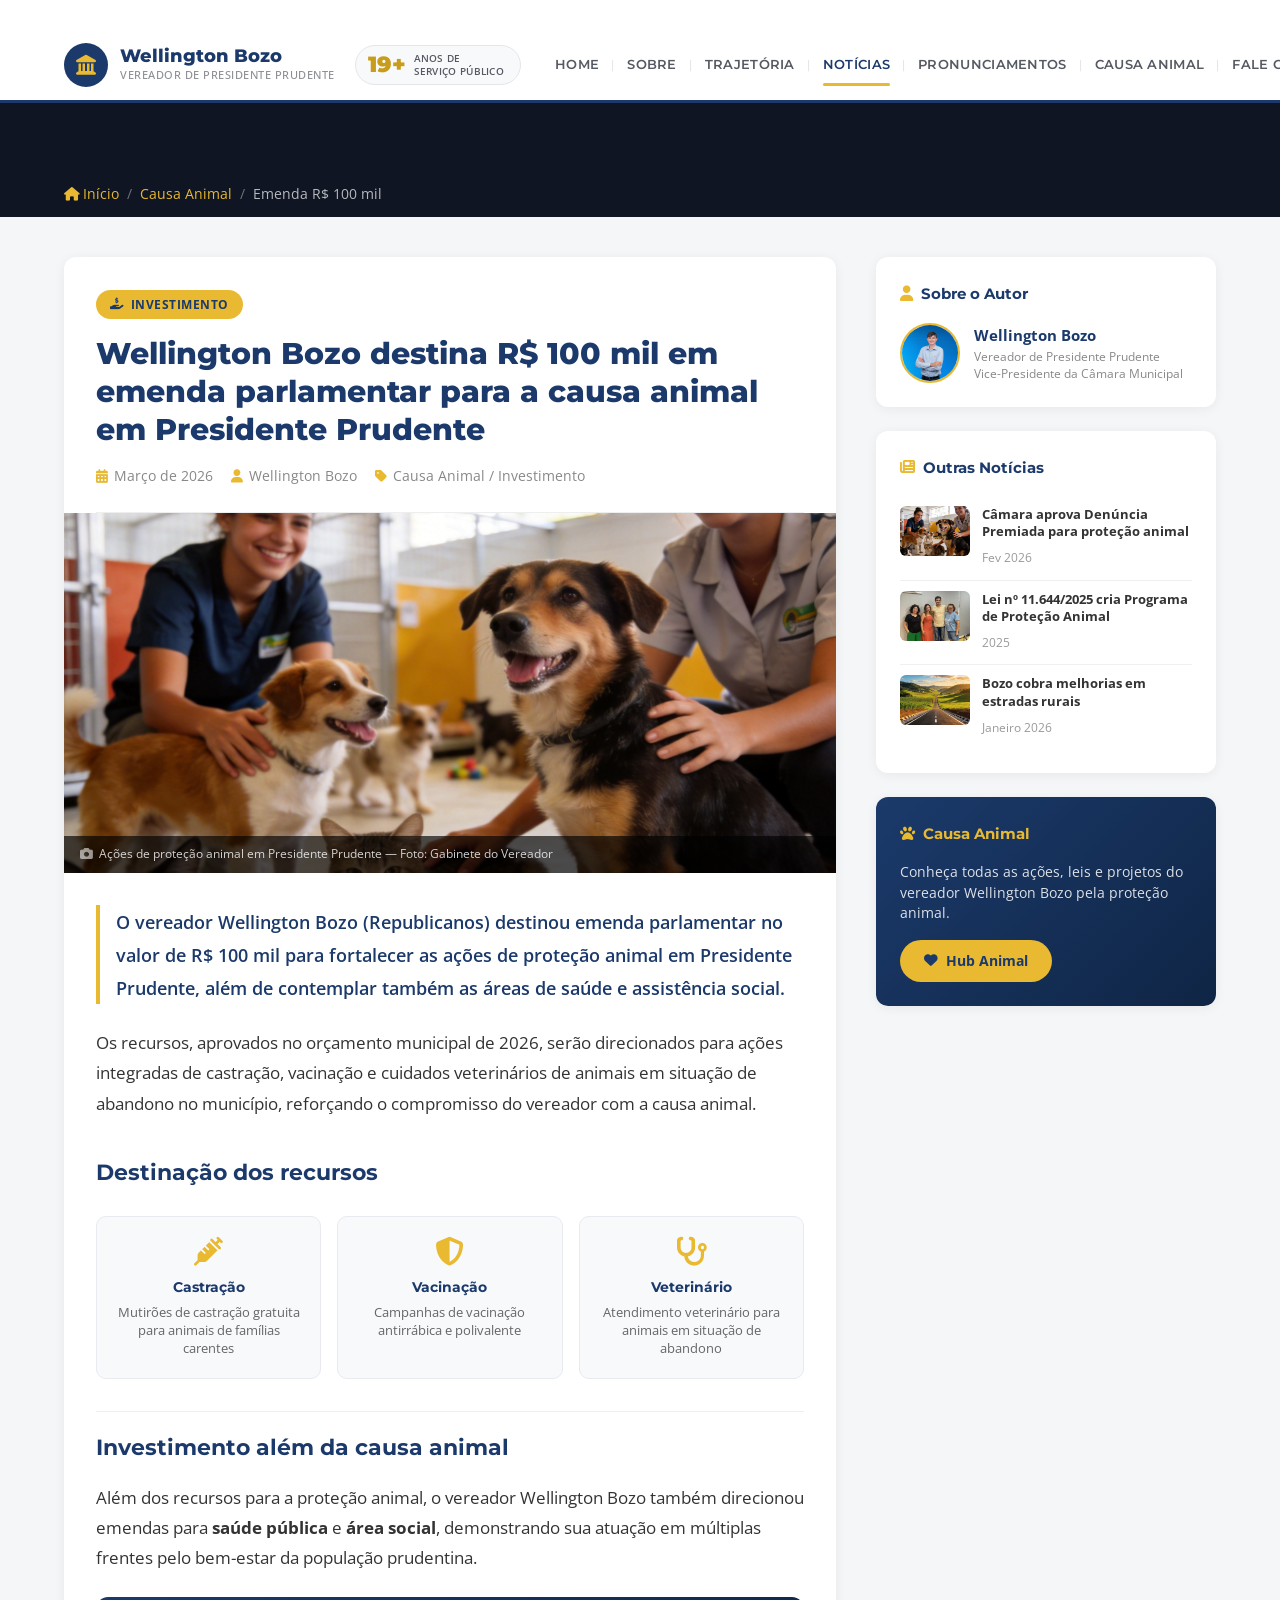
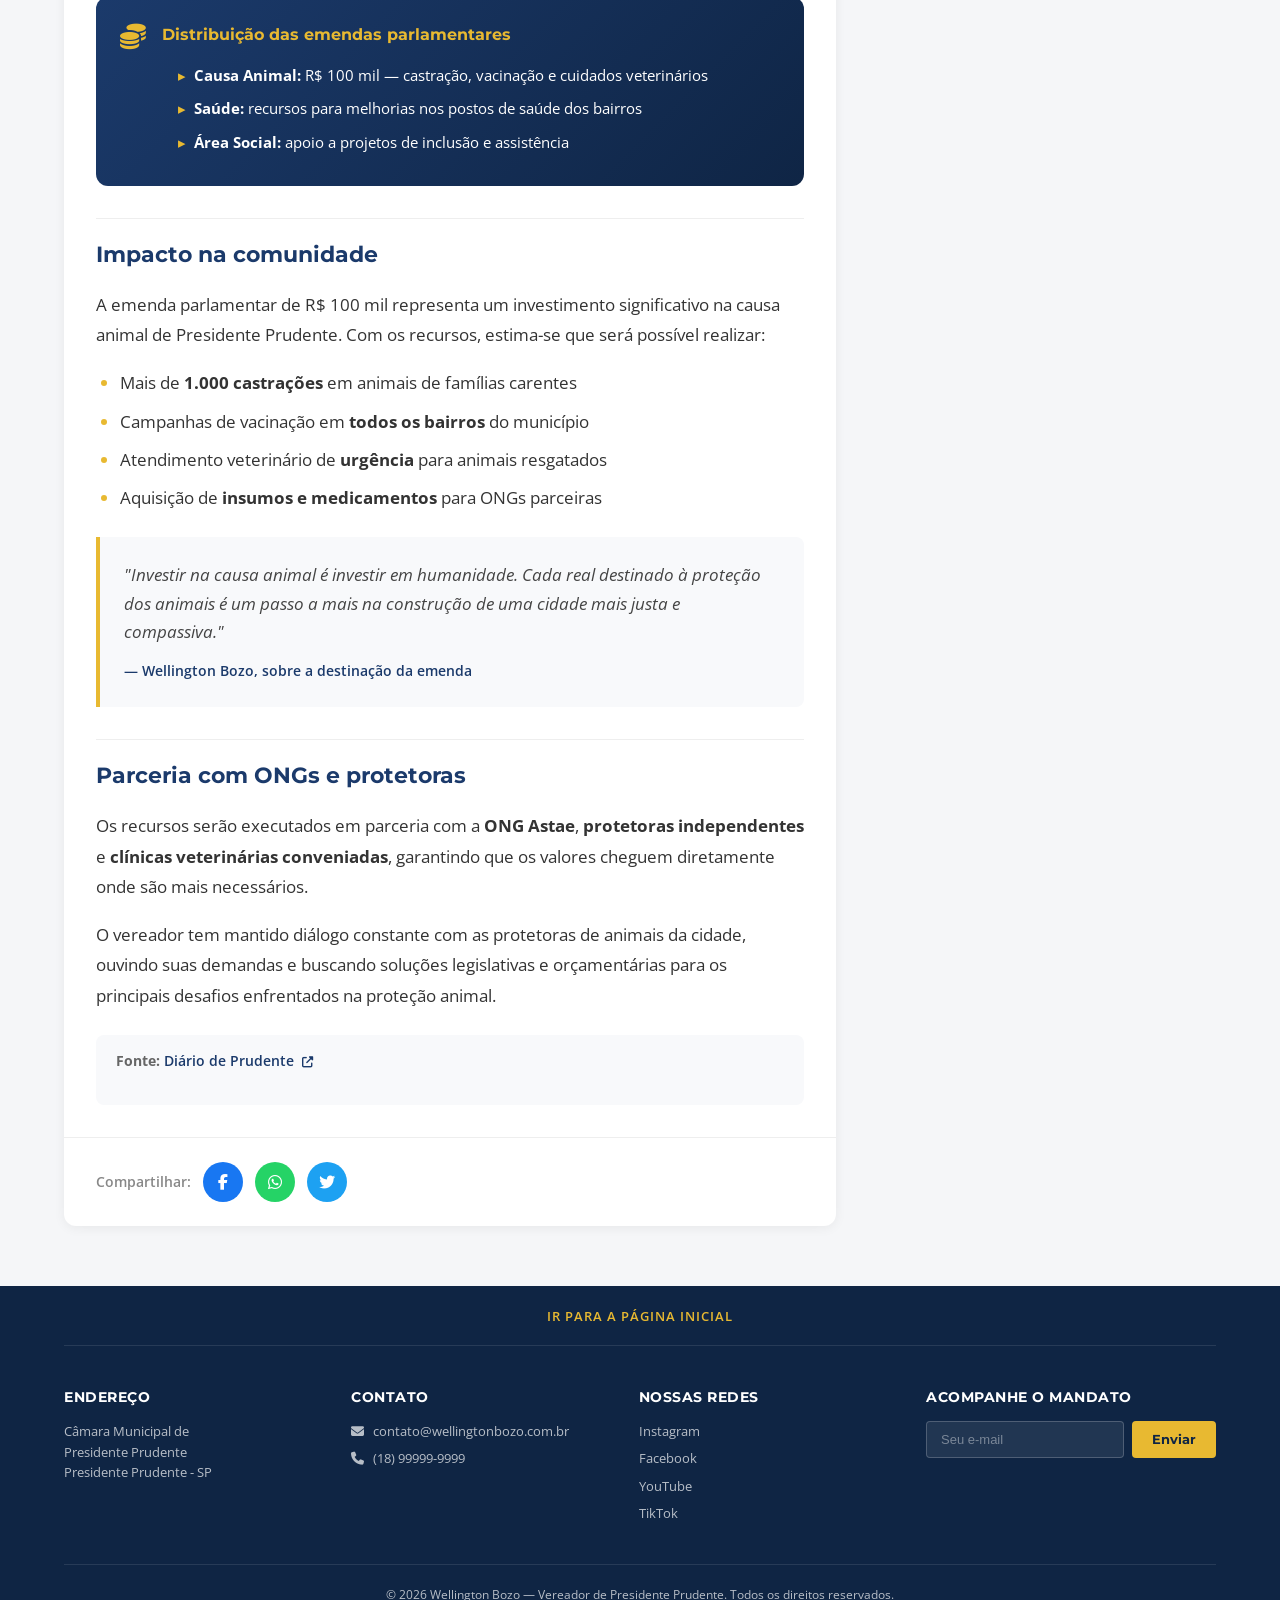
<file: noticia-emenda-animal.html>
<!DOCTYPE html>
<html lang="pt-BR">
<head>
    <meta charset="UTF-8">
    <meta name="viewport" content="width=device-width, initial-scale=1.0">
    <meta name="description" content="Vereador Wellington Bozo destina emenda parlamentar de R$ 100 mil para a causa animal em Presidente Prudente, fortalecendo saúde e área social.">
    <title>R$ 100 mil para Causa Animal | Wellington Bozo — Vereador</title>
    <link rel="preconnect" href="https://fonts.googleapis.com">
    <link rel="preconnect" href="https://fonts.gstatic.com" crossorigin>
    <link href="https://fonts.googleapis.com/css2?family=Montserrat:wght@400;500;600;700;800;900&family=Open+Sans:wght@400;500;600;700&display=swap" rel="stylesheet">
    <link rel="stylesheet" href="https://cdnjs.cloudflare.com/ajax/libs/font-awesome/6.5.1/css/all.min.css">
    <link rel="stylesheet" href="css/style-v2.css">
    <link rel="stylesheet" href="css/artigo.css">
</head>
<body>

    <!-- ===== HEADER ===== -->
    <header class="site-header" id="siteHeader">
        <div class="header-main">
            <div class="container">
                <div class="header-inner">
                    <a href="index.html" class="header-logo">
                        <div class="logo-badge"><i class="fas fa-landmark"></i></div>
                        <div class="logo-info">
                            <span class="logo-name">Wellington Bozo</span>
                            <span class="logo-role">Vereador de Presidente Prudente</span>
                        </div>
                    </a>
                    <a href="index.html#sobre" class="header-stamp">
                        <span class="stamp-years">19+</span>
                        <span class="stamp-text">anos de<br>serviço público</span>
                    </a>
                    <nav class="header-nav" id="headerNav">
                        <a href="index.html" class="header-nav-link">Home</a>
                        <a href="index.html#sobre" class="header-nav-link">Sobre</a>
                        <a href="index.html#trajetoria" class="header-nav-link">Trajetória</a>
                        <a href="index.html#noticias" class="header-nav-link active">Notícias</a>
                        <a href="index.html#pronunciamentos" class="header-nav-link">Pronunciamentos</a>
                        <a href="causa-animal.html" class="header-nav-link">Causa Animal</a>
                        <a href="index.html#contato" class="header-nav-link">Fale Conosco</a>
                    </nav>
                    <button class="mobile-toggle" id="mobileToggle" aria-label="Menu">
                        <span></span><span></span><span></span>
                    </button>
                </div>
            </div>
        </div>
    </header>

    <!-- ===== BREADCRUMB ===== -->
    <div class="artigo-breadcrumb">
        <div class="container">
            <a href="index.html"><i class="fas fa-home"></i> Início</a>
            <span>/</span>
            <a href="causa-animal.html">Causa Animal</a>
            <span>/</span>
            <span class="current">Emenda R$ 100 mil</span>
        </div>
    </div>

    <!-- ===== ARTIGO ===== -->
    <article class="artigo-page">
        <div class="container">
            <div class="artigo-layout">
                <!-- CONTEÚDO PRINCIPAL -->
                <div class="artigo-content">
                    <div class="artigo-header">
                        <span class="artigo-badge"><i class="fas fa-hand-holding-usd"></i> Investimento</span>
                        <h1>Wellington Bozo destina R$ 100 mil em emenda parlamentar para a causa animal em Presidente Prudente</h1>
                        <div class="artigo-meta">
                            <span><i class="fas fa-calendar-alt"></i> Março de 2026</span>
                            <span><i class="fas fa-user"></i> Wellington Bozo</span>
                            <span><i class="fas fa-tag"></i> Causa Animal / Investimento</span>
                        </div>
                    </div>

                    <div class="artigo-hero-img">
                        <img src="images/causa-animal.jpg" alt="Ações pela causa animal em Presidente Prudente">
                        <span class="artigo-img-caption"><i class="fas fa-camera"></i> Ações de proteção animal em Presidente Prudente — Foto: Gabinete do Vereador</span>
                    </div>

                    <div class="artigo-body">
                        <p class="artigo-lead">O vereador Wellington Bozo (Republicanos) destinou emenda parlamentar no valor de R$ 100 mil para fortalecer as ações de proteção animal em Presidente Prudente, além de contemplar também as áreas de saúde e assistência social.</p>

                        <p>Os recursos, aprovados no orçamento municipal de 2026, serão direcionados para ações integradas de castração, vacinação e cuidados veterinários de animais em situação de abandono no município, reforçando o compromisso do vereador com a causa animal.</p>

                        <h2>Destinação dos recursos</h2>

                        <div class="artigo-info-cards">
                            <div class="artigo-info-card">
                                <i class="fas fa-syringe"></i>
                                <h5>Castração</h5>
                                <p>Mutirões de castração gratuita para animais de famílias carentes</p>
                            </div>
                            <div class="artigo-info-card">
                                <i class="fas fa-shield-alt"></i>
                                <h5>Vacinação</h5>
                                <p>Campanhas de vacinação antirrábica e polivalente</p>
                            </div>
                            <div class="artigo-info-card">
                                <i class="fas fa-stethoscope"></i>
                                <h5>Veterinário</h5>
                                <p>Atendimento veterinário para animais em situação de abandono</p>
                            </div>
                        </div>

                        <h2>Investimento além da causa animal</h2>

                        <p>Além dos recursos para a proteção animal, o vereador Wellington Bozo também direcionou emendas para <strong>saúde pública</strong> e <strong>área social</strong>, demonstrando sua atuação em múltiplas frentes pelo bem-estar da população prudentina.</p>

                        <div class="artigo-destaque">
                            <i class="fas fa-coins"></i>
                            <div>
                                <h4>Distribuição das emendas parlamentares</h4>
                                <ul>
                                    <li><strong>Causa Animal:</strong> R$ 100 mil — castração, vacinação e cuidados veterinários</li>
                                    <li><strong>Saúde:</strong> recursos para melhorias nos postos de saúde dos bairros</li>
                                    <li><strong>Área Social:</strong> apoio a projetos de inclusão e assistência</li>
                                </ul>
                            </div>
                        </div>

                        <h2>Impacto na comunidade</h2>

                        <p>A emenda parlamentar de R$ 100 mil representa um investimento significativo na causa animal de Presidente Prudente. Com os recursos, estima-se que será possível realizar:</p>

                        <ul>
                            <li>Mais de <strong>1.000 castrações</strong> em animais de famílias carentes</li>
                            <li>Campanhas de vacinação em <strong>todos os bairros</strong> do município</li>
                            <li>Atendimento veterinário de <strong>urgência</strong> para animais resgatados</li>
                            <li>Aquisição de <strong>insumos e medicamentos</strong> para ONGs parceiras</li>
                        </ul>

                        <div class="artigo-quote">
                            <blockquote>
                                "Investir na causa animal é investir em humanidade. Cada real destinado à proteção dos animais é um passo a mais na construção de uma cidade mais justa e compassiva."
                            </blockquote>
                            <cite>— Wellington Bozo, sobre a destinação da emenda</cite>
                        </div>

                        <h2>Parceria com ONGs e protetoras</h2>

                        <p>Os recursos serão executados em parceria com a <strong>ONG Astae</strong>, <strong>protetoras independentes</strong> e <strong>clínicas veterinárias conveniadas</strong>, garantindo que os valores cheguem diretamente onde são mais necessários.</p>

                        <p>O vereador tem mantido diálogo constante com as protetoras de animais da cidade, ouvindo suas demandas e buscando soluções legislativas e orçamentárias para os principais desafios enfrentados na proteção animal.</p>

                        <div class="artigo-fonte">
                            <p><strong>Fonte:</strong> <a href="https://www.diariodeprudente.com/vereador-wellington-bozo-destina-r-100-mil-para-causa-animal-e-tambem-fortalece-saude-e-area-social-em-prudente/" target="_blank">Diário de Prudente <i class="fas fa-external-link-alt"></i></a></p>
                        </div>
                    </div>

                    <!-- COMPARTILHAR -->
                    <div class="artigo-share">
                        <span>Compartilhar:</span>
                        <a href="https://www.facebook.com/sharer/sharer.php?u=https://template-v2-wine.vercel.app/noticia-emenda-animal.html" target="_blank" class="share-btn share-fb"><i class="fab fa-facebook-f"></i></a>
                        <a href="https://wa.me/?text=Bozo%20destina%20R$%20100%20mil%20para%20causa%20animal%20em%20Presidente%20Prudente%20https://template-v2-wine.vercel.app/noticia-emenda-animal.html" target="_blank" class="share-btn share-wa"><i class="fab fa-whatsapp"></i></a>
                        <a href="https://twitter.com/intent/tweet?text=Bozo%20destina%20R$%20100%20mil%20para%20causa%20animal&url=https://template-v2-wine.vercel.app/noticia-emenda-animal.html" target="_blank" class="share-btn share-tw"><i class="fab fa-twitter"></i></a>
                    </div>
                </div>

                <!-- SIDEBAR -->
                <aside class="artigo-sidebar">
                    <div class="sidebar-card">
                        <h4><i class="fas fa-user"></i> Sobre o Autor</h4>
                        <div class="sidebar-author">
                            <img src="images/bozo-perfil.png" alt="Wellington Bozo">
                            <div>
                                <strong>Wellington Bozo</strong>
                                <span>Vereador de Presidente Prudente</span>
                                <span>Vice-Presidente da Câmara Municipal</span>
                            </div>
                        </div>
                    </div>

                    <div class="sidebar-card">
                        <h4><i class="fas fa-newspaper"></i> Outras Notícias</h4>
                        <a href="noticia-denuncia-premiada.html" class="sidebar-noticia">
                            <img src="images/causa-animal.jpg" alt="Denúncia Premiada">
                            <div>
                                <strong>Câmara aprova Denúncia Premiada para proteção animal</strong>
                                <span>Fev 2026</span>
                            </div>
                        </a>
                        <a href="noticia-lei-protecao-animal.html" class="sidebar-noticia">
                            <img src="images/bozo-protetoras.jpg" alt="Lei de Proteção">
                            <div>
                                <strong>Lei nº 11.644/2025 cria Programa de Proteção Animal</strong>
                                <span>2025</span>
                            </div>
                        </a>
                        <a href="noticia-estradas-rurais.html" class="sidebar-noticia">
                            <img src="images/infraestrutura.jpg" alt="Estradas rurais">
                            <div>
                                <strong>Bozo cobra melhorias em estradas rurais</strong>
                                <span>Janeiro 2026</span>
                            </div>
                        </a>
                    </div>

                    <div class="sidebar-card sidebar-cta">
                        <h4><i class="fas fa-paw"></i> Causa Animal</h4>
                        <p>Conheça todas as ações, leis e projetos do vereador Wellington Bozo pela proteção animal.</p>
                        <a href="causa-animal.html" class="sidebar-btn"><i class="fas fa-heart"></i> Hub Animal</a>
                    </div>
                </aside>
            </div>
        </div>
    </article>

    <!-- ===== FOOTER ===== -->
    <footer class="site-footer">
        <div class="container">
            <div class="footer-top">
                <a href="index.html" class="footer-home-link">Ir para a página inicial</a>
            </div>
            <div class="footer-grid">
                <div class="footer-col">
                    <h4>Endereço</h4>
                    <p>Câmara Municipal de<br>Presidente Prudente<br>Presidente Prudente - SP</p>
                </div>
                <div class="footer-col">
                    <h4>Contato</h4>
                    <p><a href="mailto:contato@wellingtonbozo.com.br"><i class="fas fa-envelope"></i> contato@wellingtonbozo.com.br</a></p>
                    <p><a href="tel:+5518999999999"><i class="fas fa-phone"></i> (18) 99999-9999</a></p>
                </div>
                <div class="footer-col">
                    <h4>Nossas redes</h4>
                    <div class="footer-social-links">
                        <a href="https://www.instagram.com/bozowellington/" target="_blank">Instagram</a>
                        <a href="https://www.facebook.com/VereadorWellingtonBozo/" target="_blank">Facebook</a>
                        <a href="#">YouTube</a>
                        <a href="#">TikTok</a>
                    </div>
                </div>
                <div class="footer-col">
                    <h4>Acompanhe o mandato</h4>
                    <form class="footer-newsletter">
                        <input type="email" placeholder="Seu e-mail">
                        <button type="submit">Enviar</button>
                    </form>
                </div>
            </div>
            <div class="footer-bottom">
                <p>&copy; 2026 Wellington Bozo — Vereador de Presidente Prudente. Todos os direitos reservados.</p>
            </div>
        </div>
    </footer>

    <a href="#" class="back-top" id="backToTop"><i class="fas fa-chevron-up"></i></a>

    <script src="js/cms-loader.js"></script>
    <script src="js/main-v2.js"></script>
</body>
</html>
</file>
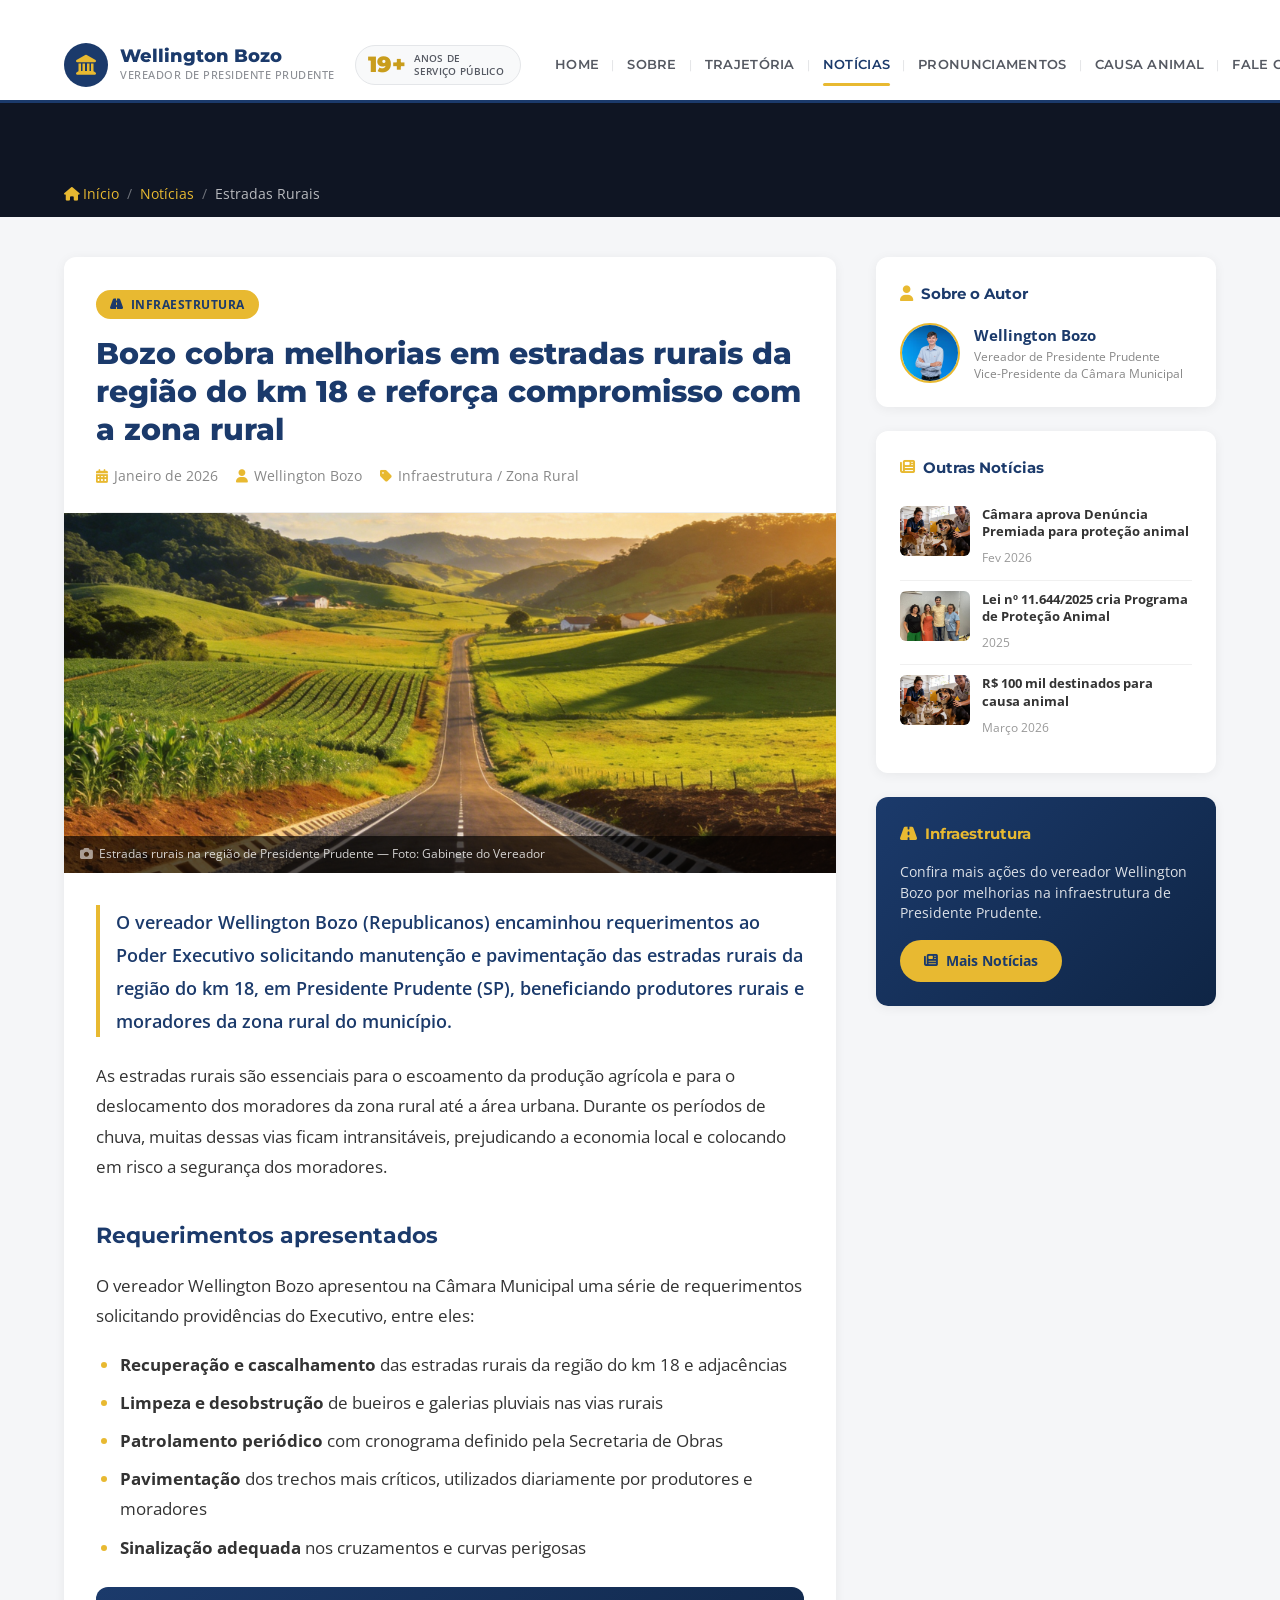
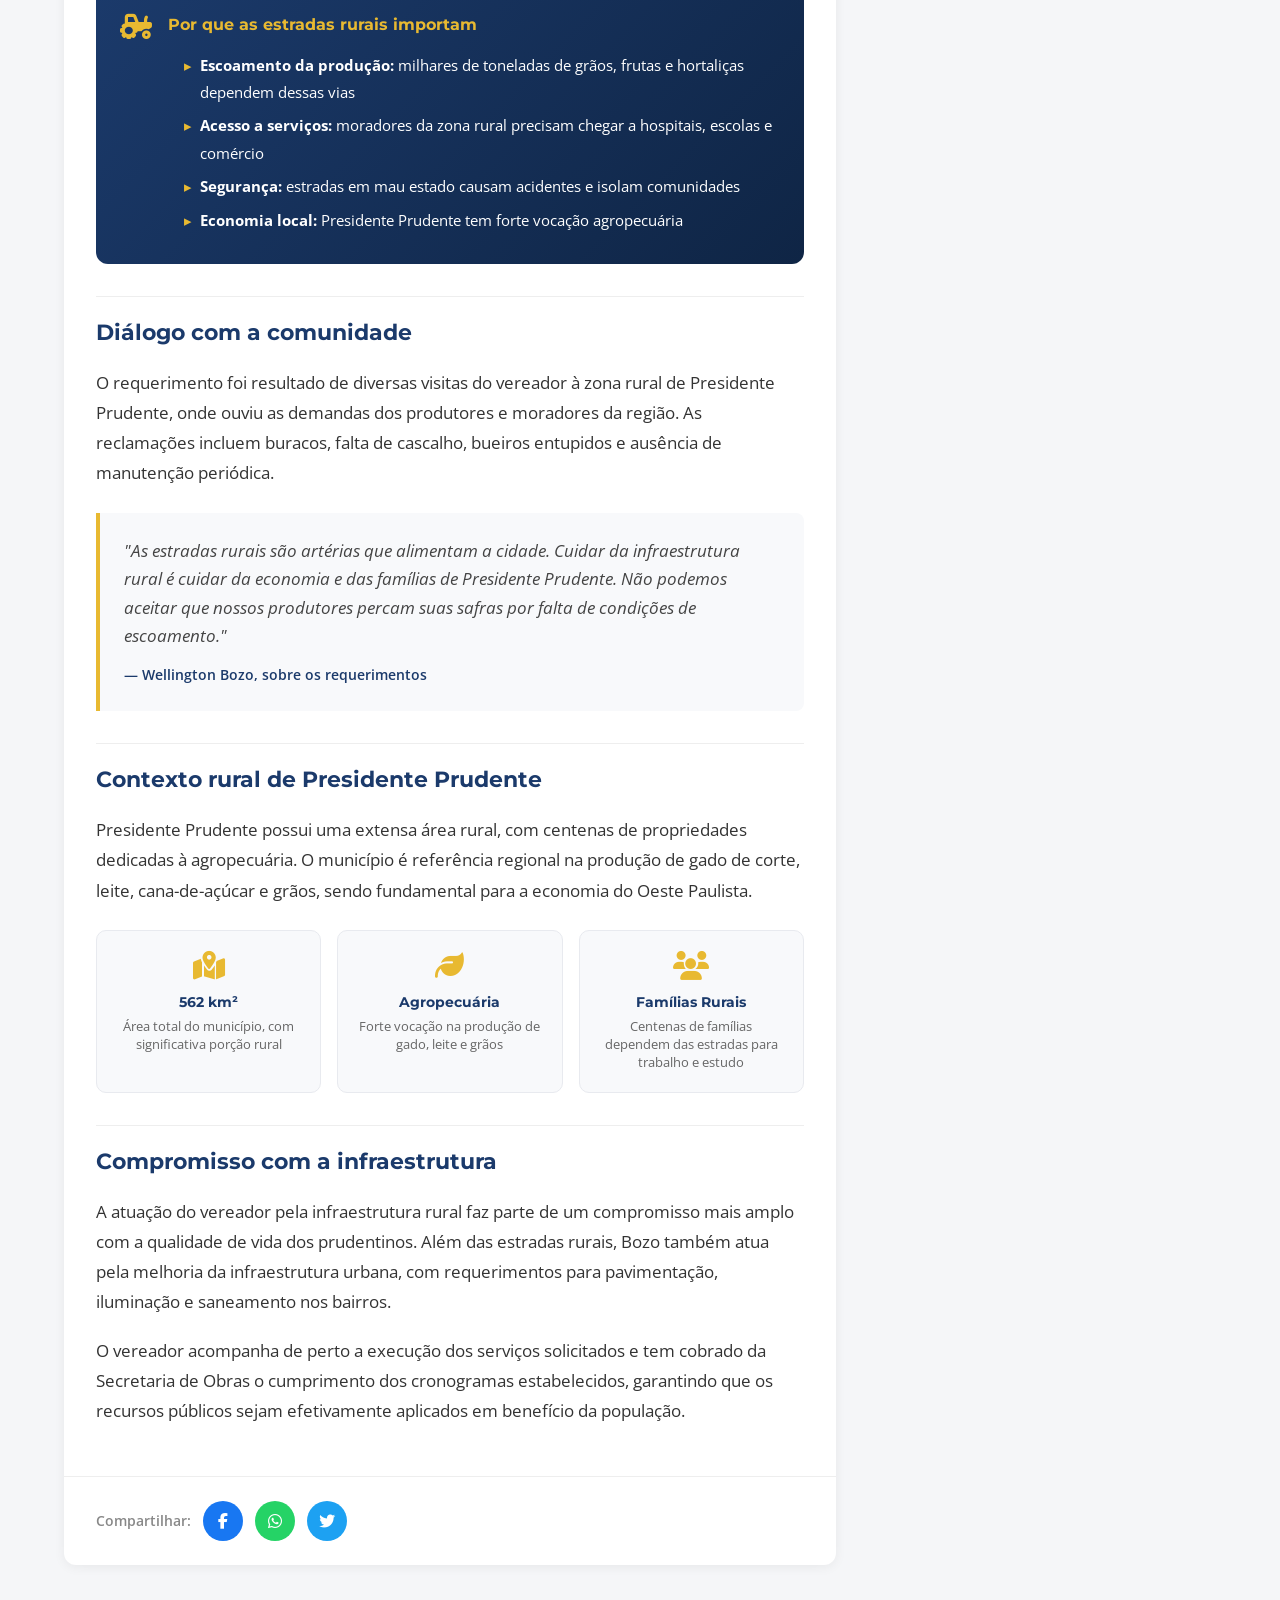
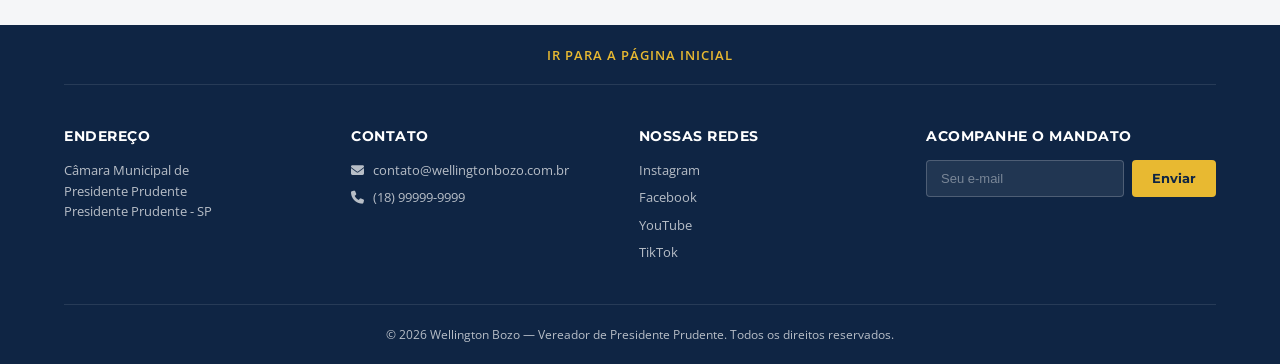
<file: noticia-estradas-rurais.html>
<!DOCTYPE html>
<html lang="pt-BR">
<head>
    <meta charset="UTF-8">
    <meta name="viewport" content="width=device-width, initial-scale=1.0">
    <meta name="description" content="Vereador Wellington Bozo cobra melhorias em estradas rurais da região do km 18 em Presidente Prudente, beneficiando produtores e moradores da zona rural.">
    <title>Estradas Rurais — Região do km 18 | Wellington Bozo — Vereador</title>
    <link rel="preconnect" href="https://fonts.googleapis.com">
    <link rel="preconnect" href="https://fonts.gstatic.com" crossorigin>
    <link href="https://fonts.googleapis.com/css2?family=Montserrat:wght@400;500;600;700;800;900&family=Open+Sans:wght@400;500;600;700&display=swap" rel="stylesheet">
    <link rel="stylesheet" href="https://cdnjs.cloudflare.com/ajax/libs/font-awesome/6.5.1/css/all.min.css">
    <link rel="stylesheet" href="css/style-v2.css">
    <link rel="stylesheet" href="css/artigo.css">
</head>
<body>

    <!-- ===== HEADER ===== -->
    <header class="site-header" id="siteHeader">
        <div class="header-main">
            <div class="container">
                <div class="header-inner">
                    <a href="index.html" class="header-logo">
                        <div class="logo-badge"><i class="fas fa-landmark"></i></div>
                        <div class="logo-info">
                            <span class="logo-name">Wellington Bozo</span>
                            <span class="logo-role">Vereador de Presidente Prudente</span>
                        </div>
                    </a>
                    <a href="index.html#sobre" class="header-stamp">
                        <span class="stamp-years">19+</span>
                        <span class="stamp-text">anos de<br>serviço público</span>
                    </a>
                    <nav class="header-nav" id="headerNav">
                        <a href="index.html" class="header-nav-link">Home</a>
                        <a href="index.html#sobre" class="header-nav-link">Sobre</a>
                        <a href="index.html#trajetoria" class="header-nav-link">Trajetória</a>
                        <a href="index.html#noticias" class="header-nav-link active">Notícias</a>
                        <a href="index.html#pronunciamentos" class="header-nav-link">Pronunciamentos</a>
                        <a href="causa-animal.html" class="header-nav-link">Causa Animal</a>
                        <a href="index.html#contato" class="header-nav-link">Fale Conosco</a>
                    </nav>
                    <button class="mobile-toggle" id="mobileToggle" aria-label="Menu">
                        <span></span><span></span><span></span>
                    </button>
                </div>
            </div>
        </div>
    </header>

    <!-- ===== BREADCRUMB ===== -->
    <div class="artigo-breadcrumb">
        <div class="container">
            <a href="index.html"><i class="fas fa-home"></i> Início</a>
            <span>/</span>
            <a href="index.html#noticias">Notícias</a>
            <span>/</span>
            <span class="current">Estradas Rurais</span>
        </div>
    </div>

    <!-- ===== ARTIGO ===== -->
    <article class="artigo-page">
        <div class="container">
            <div class="artigo-layout">
                <!-- CONTEÚDO PRINCIPAL -->
                <div class="artigo-content">
                    <div class="artigo-header">
                        <span class="artigo-badge"><i class="fas fa-road"></i> Infraestrutura</span>
                        <h1>Bozo cobra melhorias em estradas rurais da região do km 18 e reforça compromisso com a zona rural</h1>
                        <div class="artigo-meta">
                            <span><i class="fas fa-calendar-alt"></i> Janeiro de 2026</span>
                            <span><i class="fas fa-user"></i> Wellington Bozo</span>
                            <span><i class="fas fa-tag"></i> Infraestrutura / Zona Rural</span>
                        </div>
                    </div>

                    <div class="artigo-hero-img">
                        <img src="images/infraestrutura.jpg" alt="Estradas rurais da região do km 18 em Presidente Prudente">
                        <span class="artigo-img-caption"><i class="fas fa-camera"></i> Estradas rurais na região de Presidente Prudente — Foto: Gabinete do Vereador</span>
                    </div>

                    <div class="artigo-body">
                        <p class="artigo-lead">O vereador Wellington Bozo (Republicanos) encaminhou requerimentos ao Poder Executivo solicitando manutenção e pavimentação das estradas rurais da região do km 18, em Presidente Prudente (SP), beneficiando produtores rurais e moradores da zona rural do município.</p>

                        <p>As estradas rurais são essenciais para o escoamento da produção agrícola e para o deslocamento dos moradores da zona rural até a área urbana. Durante os períodos de chuva, muitas dessas vias ficam intransitáveis, prejudicando a economia local e colocando em risco a segurança dos moradores.</p>

                        <h2>Requerimentos apresentados</h2>

                        <p>O vereador Wellington Bozo apresentou na Câmara Municipal uma série de requerimentos solicitando providências do Executivo, entre eles:</p>

                        <ul>
                            <li><strong>Recuperação e cascalhamento</strong> das estradas rurais da região do km 18 e adjacências</li>
                            <li><strong>Limpeza e desobstrução</strong> de bueiros e galerias pluviais nas vias rurais</li>
                            <li><strong>Patrolamento periódico</strong> com cronograma definido pela Secretaria de Obras</li>
                            <li><strong>Pavimentação</strong> dos trechos mais críticos, utilizados diariamente por produtores e moradores</li>
                            <li><strong>Sinalização adequada</strong> nos cruzamentos e curvas perigosas</li>
                        </ul>

                        <div class="artigo-destaque">
                            <i class="fas fa-tractor"></i>
                            <div>
                                <h4>Por que as estradas rurais importam</h4>
                                <ul>
                                    <li><strong>Escoamento da produção:</strong> milhares de toneladas de grãos, frutas e hortaliças dependem dessas vias</li>
                                    <li><strong>Acesso a serviços:</strong> moradores da zona rural precisam chegar a hospitais, escolas e comércio</li>
                                    <li><strong>Segurança:</strong> estradas em mau estado causam acidentes e isolam comunidades</li>
                                    <li><strong>Economia local:</strong> Presidente Prudente tem forte vocação agropecuária</li>
                                </ul>
                            </div>
                        </div>

                        <h2>Diálogo com a comunidade</h2>

                        <p>O requerimento foi resultado de diversas visitas do vereador à zona rural de Presidente Prudente, onde ouviu as demandas dos produtores e moradores da região. As reclamações incluem buracos, falta de cascalho, bueiros entupidos e ausência de manutenção periódica.</p>

                        <div class="artigo-quote">
                            <blockquote>
                                "As estradas rurais são artérias que alimentam a cidade. Cuidar da infraestrutura rural é cuidar da economia e das famílias de Presidente Prudente. Não podemos aceitar que nossos produtores percam suas safras por falta de condições de escoamento."
                            </blockquote>
                            <cite>— Wellington Bozo, sobre os requerimentos</cite>
                        </div>

                        <h2>Contexto rural de Presidente Prudente</h2>

                        <p>Presidente Prudente possui uma extensa área rural, com centenas de propriedades dedicadas à agropecuária. O município é referência regional na produção de gado de corte, leite, cana-de-açúcar e grãos, sendo fundamental para a economia do Oeste Paulista.</p>

                        <div class="artigo-info-cards">
                            <div class="artigo-info-card">
                                <i class="fas fa-map-marked-alt"></i>
                                <h5>562 km²</h5>
                                <p>Área total do município, com significativa porção rural</p>
                            </div>
                            <div class="artigo-info-card">
                                <i class="fas fa-leaf"></i>
                                <h5>Agropecuária</h5>
                                <p>Forte vocação na produção de gado, leite e grãos</p>
                            </div>
                            <div class="artigo-info-card">
                                <i class="fas fa-users"></i>
                                <h5>Famílias Rurais</h5>
                                <p>Centenas de famílias dependem das estradas para trabalho e estudo</p>
                            </div>
                        </div>

                        <h2>Compromisso com a infraestrutura</h2>

                        <p>A atuação do vereador pela infraestrutura rural faz parte de um compromisso mais amplo com a qualidade de vida dos prudentinos. Além das estradas rurais, Bozo também atua pela melhoria da infraestrutura urbana, com requerimentos para pavimentação, iluminação e saneamento nos bairros.</p>

                        <p>O vereador acompanha de perto a execução dos serviços solicitados e tem cobrado da Secretaria de Obras o cumprimento dos cronogramas estabelecidos, garantindo que os recursos públicos sejam efetivamente aplicados em benefício da população.</p>
                    </div>

                    <!-- COMPARTILHAR -->
                    <div class="artigo-share">
                        <span>Compartilhar:</span>
                        <a href="https://www.facebook.com/sharer/sharer.php?u=https://template-v2-wine.vercel.app/noticia-estradas-rurais.html" target="_blank" class="share-btn share-fb"><i class="fab fa-facebook-f"></i></a>
                        <a href="https://wa.me/?text=Bozo%20cobra%20melhorias%20em%20estradas%20rurais%20em%20Presidente%20Prudente%20https://template-v2-wine.vercel.app/noticia-estradas-rurais.html" target="_blank" class="share-btn share-wa"><i class="fab fa-whatsapp"></i></a>
                        <a href="https://twitter.com/intent/tweet?text=Bozo%20cobra%20melhorias%20em%20estradas%20rurais&url=https://template-v2-wine.vercel.app/noticia-estradas-rurais.html" target="_blank" class="share-btn share-tw"><i class="fab fa-twitter"></i></a>
                    </div>
                </div>

                <!-- SIDEBAR -->
                <aside class="artigo-sidebar">
                    <div class="sidebar-card">
                        <h4><i class="fas fa-user"></i> Sobre o Autor</h4>
                        <div class="sidebar-author">
                            <img src="images/bozo-perfil.png" alt="Wellington Bozo">
                            <div>
                                <strong>Wellington Bozo</strong>
                                <span>Vereador de Presidente Prudente</span>
                                <span>Vice-Presidente da Câmara Municipal</span>
                            </div>
                        </div>
                    </div>

                    <div class="sidebar-card">
                        <h4><i class="fas fa-newspaper"></i> Outras Notícias</h4>
                        <a href="noticia-denuncia-premiada.html" class="sidebar-noticia">
                            <img src="images/causa-animal.jpg" alt="Denúncia Premiada">
                            <div>
                                <strong>Câmara aprova Denúncia Premiada para proteção animal</strong>
                                <span>Fev 2026</span>
                            </div>
                        </a>
                        <a href="noticia-lei-protecao-animal.html" class="sidebar-noticia">
                            <img src="images/bozo-protetoras.jpg" alt="Lei de Proteção">
                            <div>
                                <strong>Lei nº 11.644/2025 cria Programa de Proteção Animal</strong>
                                <span>2025</span>
                            </div>
                        </a>
                        <a href="noticia-emenda-animal.html" class="sidebar-noticia">
                            <img src="images/causa-animal.jpg" alt="Emenda R$100mil">
                            <div>
                                <strong>R$ 100 mil destinados para causa animal</strong>
                                <span>Março 2026</span>
                            </div>
                        </a>
                    </div>

                    <div class="sidebar-card sidebar-cta">
                        <h4><i class="fas fa-road"></i> Infraestrutura</h4>
                        <p>Confira mais ações do vereador Wellington Bozo por melhorias na infraestrutura de Presidente Prudente.</p>
                        <a href="index.html#noticias" class="sidebar-btn"><i class="fas fa-newspaper"></i> Mais Notícias</a>
                    </div>
                </aside>
            </div>
        </div>
    </article>

    <!-- ===== FOOTER ===== -->
    <footer class="site-footer">
        <div class="container">
            <div class="footer-top">
                <a href="index.html" class="footer-home-link">Ir para a página inicial</a>
            </div>
            <div class="footer-grid">
                <div class="footer-col">
                    <h4>Endereço</h4>
                    <p>Câmara Municipal de<br>Presidente Prudente<br>Presidente Prudente - SP</p>
                </div>
                <div class="footer-col">
                    <h4>Contato</h4>
                    <p><a href="mailto:contato@wellingtonbozo.com.br"><i class="fas fa-envelope"></i> contato@wellingtonbozo.com.br</a></p>
                    <p><a href="tel:+5518999999999"><i class="fas fa-phone"></i> (18) 99999-9999</a></p>
                </div>
                <div class="footer-col">
                    <h4>Nossas redes</h4>
                    <div class="footer-social-links">
                        <a href="https://www.instagram.com/bozowellington/" target="_blank">Instagram</a>
                        <a href="https://www.facebook.com/VereadorWellingtonBozo/" target="_blank">Facebook</a>
                        <a href="#">YouTube</a>
                        <a href="#">TikTok</a>
                    </div>
                </div>
                <div class="footer-col">
                    <h4>Acompanhe o mandato</h4>
                    <form class="footer-newsletter">
                        <input type="email" placeholder="Seu e-mail">
                        <button type="submit">Enviar</button>
                    </form>
                </div>
            </div>
            <div class="footer-bottom">
                <p>&copy; 2026 Wellington Bozo — Vereador de Presidente Prudente. Todos os direitos reservados.</p>
            </div>
        </div>
    </footer>

    <a href="#" class="back-top" id="backToTop"><i class="fas fa-chevron-up"></i></a>

    <script src="js/cms-loader.js"></script>
    <script src="js/main-v2.js"></script>
</body>
</html>
</file>
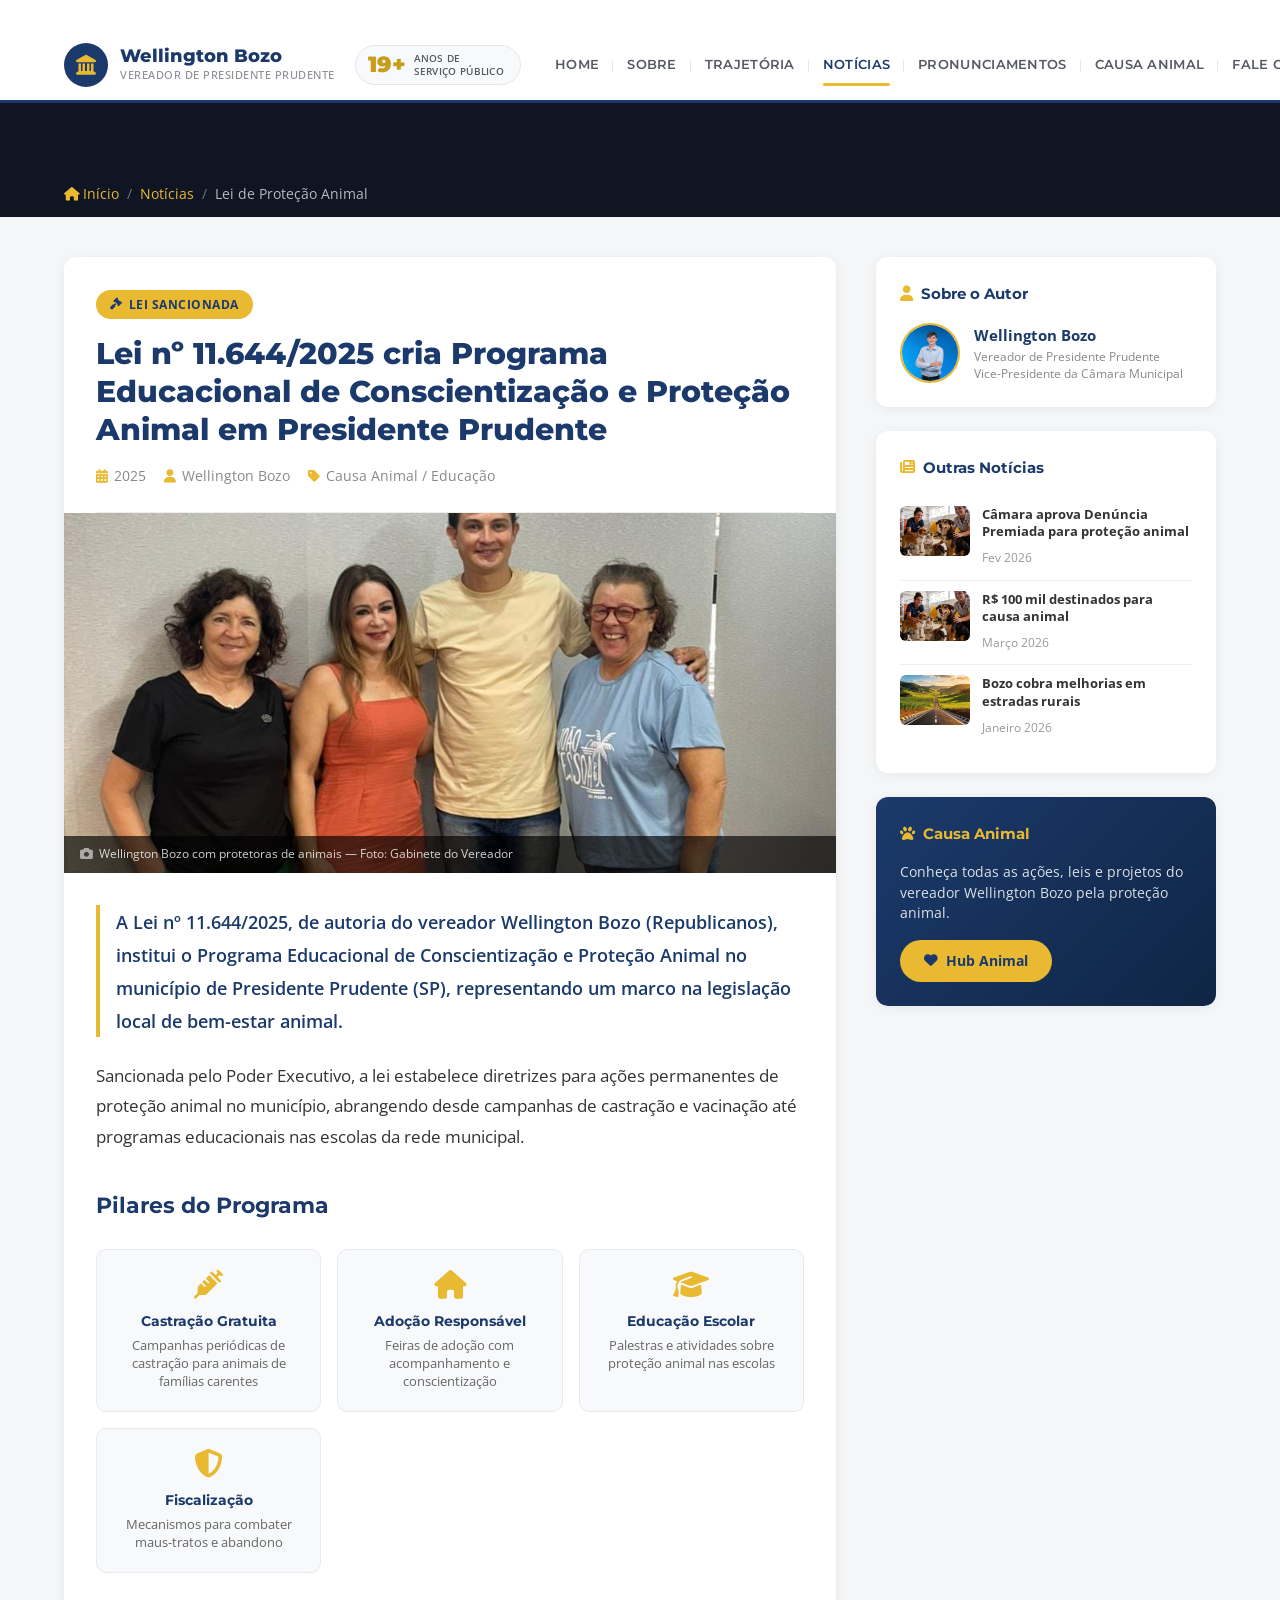
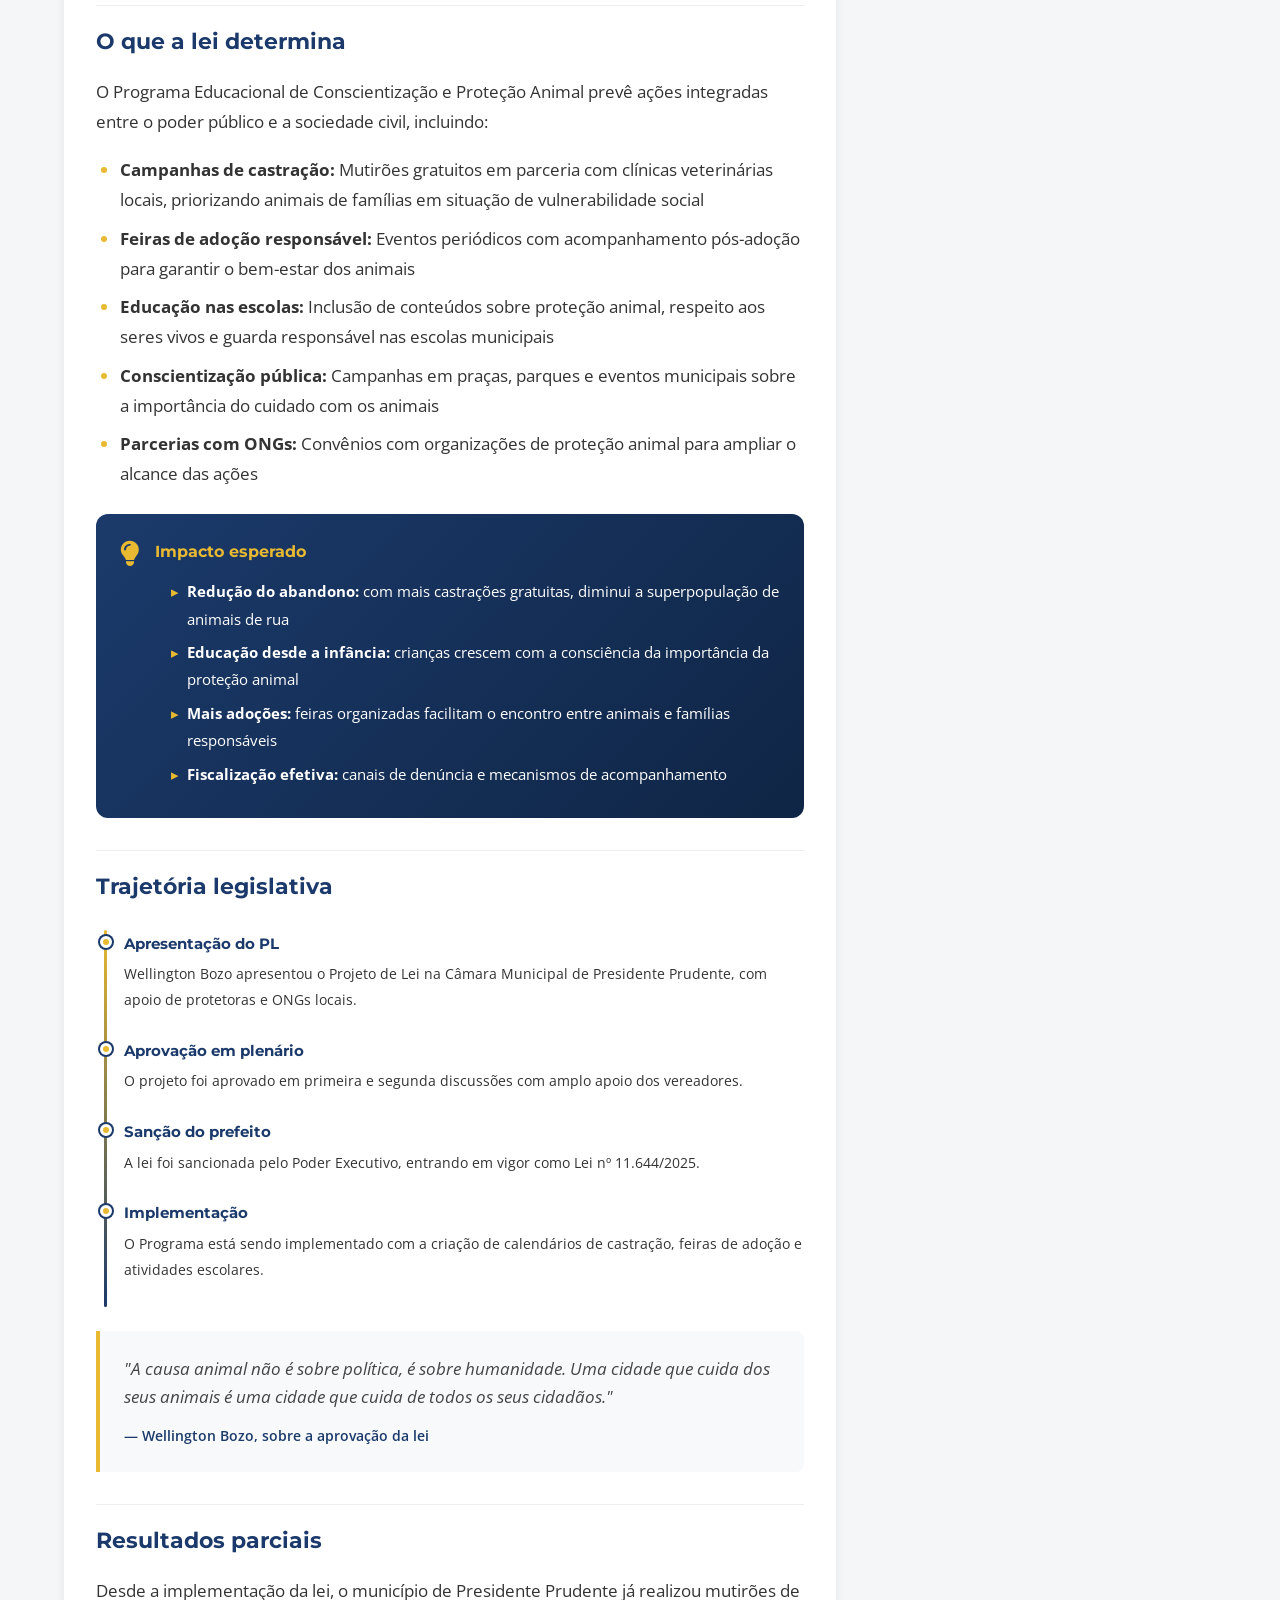
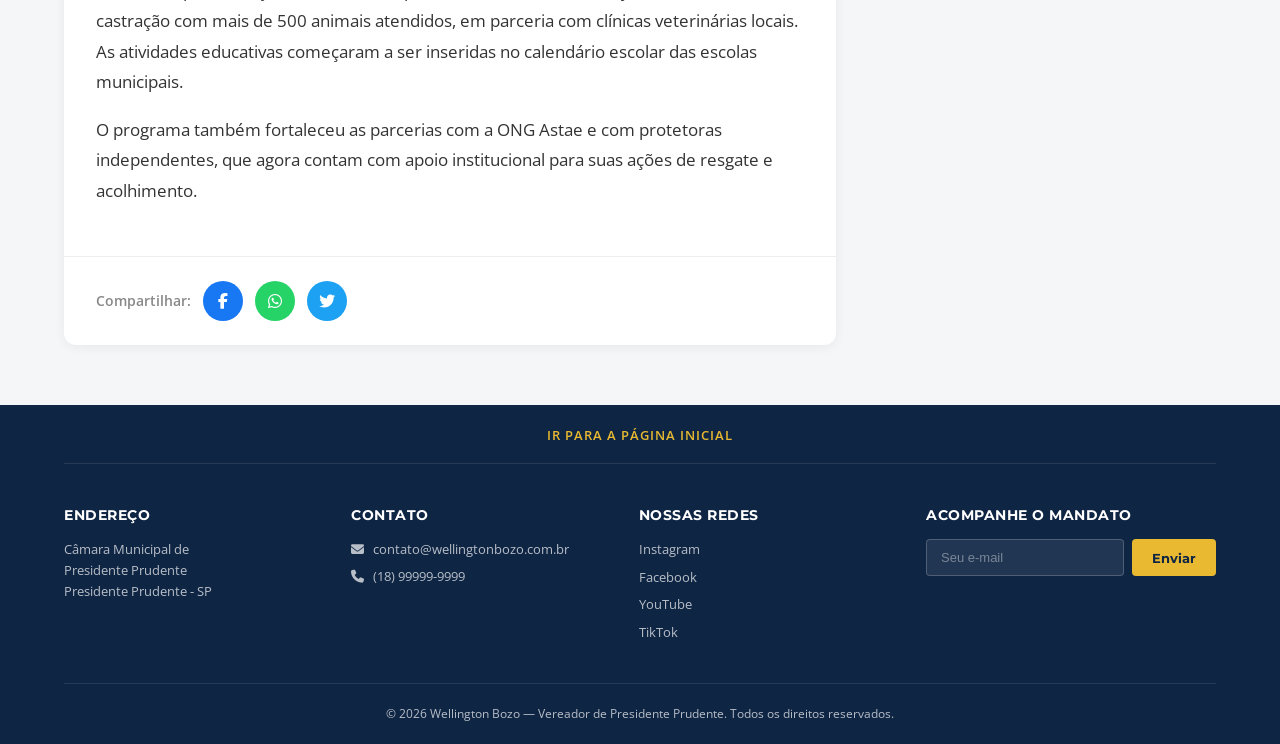
<file: noticia-lei-protecao-animal.html>
<!DOCTYPE html>
<html lang="pt-BR">
<head>
    <meta charset="UTF-8">
    <meta name="viewport" content="width=device-width, initial-scale=1.0">
    <meta name="description" content="Lei nº 11.644/2025 institui o Programa Educacional de Conscientização e Proteção Animal em Presidente Prudente — de autoria do vereador Wellington Bozo.">
    <title>Lei de Proteção Animal nº 11.644/2025 | Wellington Bozo — Vereador</title>
    <link rel="preconnect" href="https://fonts.googleapis.com">
    <link rel="preconnect" href="https://fonts.gstatic.com" crossorigin>
    <link href="https://fonts.googleapis.com/css2?family=Montserrat:wght@400;500;600;700;800;900&family=Open+Sans:wght@400;500;600;700&display=swap" rel="stylesheet">
    <link rel="stylesheet" href="https://cdnjs.cloudflare.com/ajax/libs/font-awesome/6.5.1/css/all.min.css">
    <link rel="stylesheet" href="css/style-v2.css">
    <link rel="stylesheet" href="css/artigo.css">
</head>
<body>

    <!-- ===== HEADER ===== -->
    <header class="site-header" id="siteHeader">
        <div class="header-main">
            <div class="container">
                <div class="header-inner">
                    <a href="index.html" class="header-logo">
                        <div class="logo-badge"><i class="fas fa-landmark"></i></div>
                        <div class="logo-info">
                            <span class="logo-name">Wellington Bozo</span>
                            <span class="logo-role">Vereador de Presidente Prudente</span>
                        </div>
                    </a>
                    <a href="index.html#sobre" class="header-stamp">
                        <span class="stamp-years">19+</span>
                        <span class="stamp-text">anos de<br>serviço público</span>
                    </a>
                    <nav class="header-nav" id="headerNav">
                        <a href="index.html" class="header-nav-link">Home</a>
                        <a href="index.html#sobre" class="header-nav-link">Sobre</a>
                        <a href="index.html#trajetoria" class="header-nav-link">Trajetória</a>
                        <a href="index.html#noticias" class="header-nav-link active">Notícias</a>
                        <a href="index.html#pronunciamentos" class="header-nav-link">Pronunciamentos</a>
                        <a href="causa-animal.html" class="header-nav-link">Causa Animal</a>
                        <a href="index.html#contato" class="header-nav-link">Fale Conosco</a>
                    </nav>
                    <button class="mobile-toggle" id="mobileToggle" aria-label="Menu">
                        <span></span><span></span><span></span>
                    </button>
                </div>
            </div>
        </div>
    </header>

    <!-- ===== BREADCRUMB ===== -->
    <div class="artigo-breadcrumb">
        <div class="container">
            <a href="index.html"><i class="fas fa-home"></i> Início</a>
            <span>/</span>
            <a href="index.html#noticias">Notícias</a>
            <span>/</span>
            <span class="current">Lei de Proteção Animal</span>
        </div>
    </div>

    <!-- ===== ARTIGO ===== -->
    <article class="artigo-page">
        <div class="container">
            <div class="artigo-layout">
                <!-- CONTEÚDO PRINCIPAL -->
                <div class="artigo-content">
                    <div class="artigo-header">
                        <span class="artigo-badge"><i class="fas fa-gavel"></i> Lei Sancionada</span>
                        <h1>Lei nº 11.644/2025 cria Programa Educacional de Conscientização e Proteção Animal em Presidente Prudente</h1>
                        <div class="artigo-meta">
                            <span><i class="fas fa-calendar-alt"></i> 2025</span>
                            <span><i class="fas fa-user"></i> Wellington Bozo</span>
                            <span><i class="fas fa-tag"></i> Causa Animal / Educação</span>
                        </div>
                    </div>

                    <div class="artigo-hero-img">
                        <img src="images/bozo-protetoras.jpg" alt="Wellington Bozo com protetoras de animais de Presidente Prudente">
                        <span class="artigo-img-caption"><i class="fas fa-camera"></i> Wellington Bozo com protetoras de animais — Foto: Gabinete do Vereador</span>
                    </div>

                    <div class="artigo-body">
                        <p class="artigo-lead">A Lei nº 11.644/2025, de autoria do vereador Wellington Bozo (Republicanos), institui o Programa Educacional de Conscientização e Proteção Animal no município de Presidente Prudente (SP), representando um marco na legislação local de bem-estar animal.</p>

                        <p>Sancionada pelo Poder Executivo, a lei estabelece diretrizes para ações permanentes de proteção animal no município, abrangendo desde campanhas de castração e vacinação até programas educacionais nas escolas da rede municipal.</p>

                        <h2>Pilares do Programa</h2>

                        <div class="artigo-info-cards">
                            <div class="artigo-info-card">
                                <i class="fas fa-syringe"></i>
                                <h5>Castração Gratuita</h5>
                                <p>Campanhas periódicas de castração para animais de famílias carentes</p>
                            </div>
                            <div class="artigo-info-card">
                                <i class="fas fa-home"></i>
                                <h5>Adoção Responsável</h5>
                                <p>Feiras de adoção com acompanhamento e conscientização</p>
                            </div>
                            <div class="artigo-info-card">
                                <i class="fas fa-graduation-cap"></i>
                                <h5>Educação Escolar</h5>
                                <p>Palestras e atividades sobre proteção animal nas escolas</p>
                            </div>
                            <div class="artigo-info-card">
                                <i class="fas fa-shield-alt"></i>
                                <h5>Fiscalização</h5>
                                <p>Mecanismos para combater maus-tratos e abandono</p>
                            </div>
                        </div>

                        <h2>O que a lei determina</h2>

                        <p>O Programa Educacional de Conscientização e Proteção Animal prevê ações integradas entre o poder público e a sociedade civil, incluindo:</p>

                        <ul>
                            <li><strong>Campanhas de castração:</strong> Mutirões gratuitos em parceria com clínicas veterinárias locais, priorizando animais de famílias em situação de vulnerabilidade social</li>
                            <li><strong>Feiras de adoção responsável:</strong> Eventos periódicos com acompanhamento pós-adoção para garantir o bem-estar dos animais</li>
                            <li><strong>Educação nas escolas:</strong> Inclusão de conteúdos sobre proteção animal, respeito aos seres vivos e guarda responsável nas escolas municipais</li>
                            <li><strong>Conscientização pública:</strong> Campanhas em praças, parques e eventos municipais sobre a importância do cuidado com os animais</li>
                            <li><strong>Parcerias com ONGs:</strong> Convênios com organizações de proteção animal para ampliar o alcance das ações</li>
                        </ul>

                        <div class="artigo-destaque">
                            <i class="fas fa-lightbulb"></i>
                            <div>
                                <h4>Impacto esperado</h4>
                                <ul>
                                    <li><strong>Redução do abandono:</strong> com mais castrações gratuitas, diminui a superpopulação de animais de rua</li>
                                    <li><strong>Educação desde a infância:</strong> crianças crescem com a consciência da importância da proteção animal</li>
                                    <li><strong>Mais adoções:</strong> feiras organizadas facilitam o encontro entre animais e famílias responsáveis</li>
                                    <li><strong>Fiscalização efetiva:</strong> canais de denúncia e mecanismos de acompanhamento</li>
                                </ul>
                            </div>
                        </div>

                        <h2>Trajetória legislativa</h2>

                        <div class="artigo-timeline">
                            <div class="artigo-timeline-item">
                                <h4>Apresentação do PL</h4>
                                <p>Wellington Bozo apresentou o Projeto de Lei na Câmara Municipal de Presidente Prudente, com apoio de protetoras e ONGs locais.</p>
                            </div>
                            <div class="artigo-timeline-item">
                                <h4>Aprovação em plenário</h4>
                                <p>O projeto foi aprovado em primeira e segunda discussões com amplo apoio dos vereadores.</p>
                            </div>
                            <div class="artigo-timeline-item">
                                <h4>Sanção do prefeito</h4>
                                <p>A lei foi sancionada pelo Poder Executivo, entrando em vigor como Lei nº 11.644/2025.</p>
                            </div>
                            <div class="artigo-timeline-item">
                                <h4>Implementação</h4>
                                <p>O Programa está sendo implementado com a criação de calendários de castração, feiras de adoção e atividades escolares.</p>
                            </div>
                        </div>

                        <div class="artigo-quote">
                            <blockquote>
                                "A causa animal não é sobre política, é sobre humanidade. Uma cidade que cuida dos seus animais é uma cidade que cuida de todos os seus cidadãos."
                            </blockquote>
                            <cite>— Wellington Bozo, sobre a aprovação da lei</cite>
                        </div>

                        <h2>Resultados parciais</h2>

                        <p>Desde a implementação da lei, o município de Presidente Prudente já realizou mutirões de castração com mais de 500 animais atendidos, em parceria com clínicas veterinárias locais. As atividades educativas começaram a ser inseridas no calendário escolar das escolas municipais.</p>

                        <p>O programa também fortaleceu as parcerias com a ONG Astae e com protetoras independentes, que agora contam com apoio institucional para suas ações de resgate e acolhimento.</p>
                    </div>

                    <!-- COMPARTILHAR -->
                    <div class="artigo-share">
                        <span>Compartilhar:</span>
                        <a href="https://www.facebook.com/sharer/sharer.php?u=https://template-v2-wine.vercel.app/noticia-lei-protecao-animal.html" target="_blank" class="share-btn share-fb"><i class="fab fa-facebook-f"></i></a>
                        <a href="https://wa.me/?text=Lei%20de%20Proteção%20Animal%20aprovada%20em%20Presidente%20Prudente%20https://template-v2-wine.vercel.app/noticia-lei-protecao-animal.html" target="_blank" class="share-btn share-wa"><i class="fab fa-whatsapp"></i></a>
                        <a href="https://twitter.com/intent/tweet?text=Lei%20de%20Proteção%20Animal%20aprovada%20em%20Presidente%20Prudente&url=https://template-v2-wine.vercel.app/noticia-lei-protecao-animal.html" target="_blank" class="share-btn share-tw"><i class="fab fa-twitter"></i></a>
                    </div>
                </div>

                <!-- SIDEBAR -->
                <aside class="artigo-sidebar">
                    <div class="sidebar-card">
                        <h4><i class="fas fa-user"></i> Sobre o Autor</h4>
                        <div class="sidebar-author">
                            <img src="images/bozo-perfil.png" alt="Wellington Bozo">
                            <div>
                                <strong>Wellington Bozo</strong>
                                <span>Vereador de Presidente Prudente</span>
                                <span>Vice-Presidente da Câmara Municipal</span>
                            </div>
                        </div>
                    </div>

                    <div class="sidebar-card">
                        <h4><i class="fas fa-newspaper"></i> Outras Notícias</h4>
                        <a href="noticia-denuncia-premiada.html" class="sidebar-noticia">
                            <img src="images/causa-animal.jpg" alt="Denúncia Premiada">
                            <div>
                                <strong>Câmara aprova Denúncia Premiada para proteção animal</strong>
                                <span>Fev 2026</span>
                            </div>
                        </a>
                        <a href="noticia-emenda-animal.html" class="sidebar-noticia">
                            <img src="images/causa-animal.jpg" alt="Emenda R$ 100 mil">
                            <div>
                                <strong>R$ 100 mil destinados para causa animal</strong>
                                <span>Março 2026</span>
                            </div>
                        </a>
                        <a href="noticia-estradas-rurais.html" class="sidebar-noticia">
                            <img src="images/infraestrutura.jpg" alt="Estradas rurais">
                            <div>
                                <strong>Bozo cobra melhorias em estradas rurais</strong>
                                <span>Janeiro 2026</span>
                            </div>
                        </a>
                    </div>

                    <div class="sidebar-card sidebar-cta">
                        <h4><i class="fas fa-paw"></i> Causa Animal</h4>
                        <p>Conheça todas as ações, leis e projetos do vereador Wellington Bozo pela proteção animal.</p>
                        <a href="causa-animal.html" class="sidebar-btn"><i class="fas fa-heart"></i> Hub Animal</a>
                    </div>
                </aside>
            </div>
        </div>
    </article>

    <!-- ===== FOOTER ===== -->
    <footer class="site-footer">
        <div class="container">
            <div class="footer-top">
                <a href="index.html" class="footer-home-link">Ir para a página inicial</a>
            </div>
            <div class="footer-grid">
                <div class="footer-col">
                    <h4>Endereço</h4>
                    <p>Câmara Municipal de<br>Presidente Prudente<br>Presidente Prudente - SP</p>
                </div>
                <div class="footer-col">
                    <h4>Contato</h4>
                    <p><a href="mailto:contato@wellingtonbozo.com.br"><i class="fas fa-envelope"></i> contato@wellingtonbozo.com.br</a></p>
                    <p><a href="tel:+5518999999999"><i class="fas fa-phone"></i> (18) 99999-9999</a></p>
                </div>
                <div class="footer-col">
                    <h4>Nossas redes</h4>
                    <div class="footer-social-links">
                        <a href="https://www.instagram.com/bozowellington/" target="_blank">Instagram</a>
                        <a href="https://www.facebook.com/VereadorWellingtonBozo/" target="_blank">Facebook</a>
                        <a href="#">YouTube</a>
                        <a href="#">TikTok</a>
                    </div>
                </div>
                <div class="footer-col">
                    <h4>Acompanhe o mandato</h4>
                    <form class="footer-newsletter">
                        <input type="email" placeholder="Seu e-mail">
                        <button type="submit">Enviar</button>
                    </form>
                </div>
            </div>
            <div class="footer-bottom">
                <p>&copy; 2026 Wellington Bozo — Vereador de Presidente Prudente. Todos os direitos reservados.</p>
            </div>
        </div>
    </footer>

    <a href="#" class="back-top" id="backToTop"><i class="fas fa-chevron-up"></i></a>

    <script src="js/cms-loader.js"></script>
    <script src="js/main-v2.js"></script>
</body>
</html>
</file>
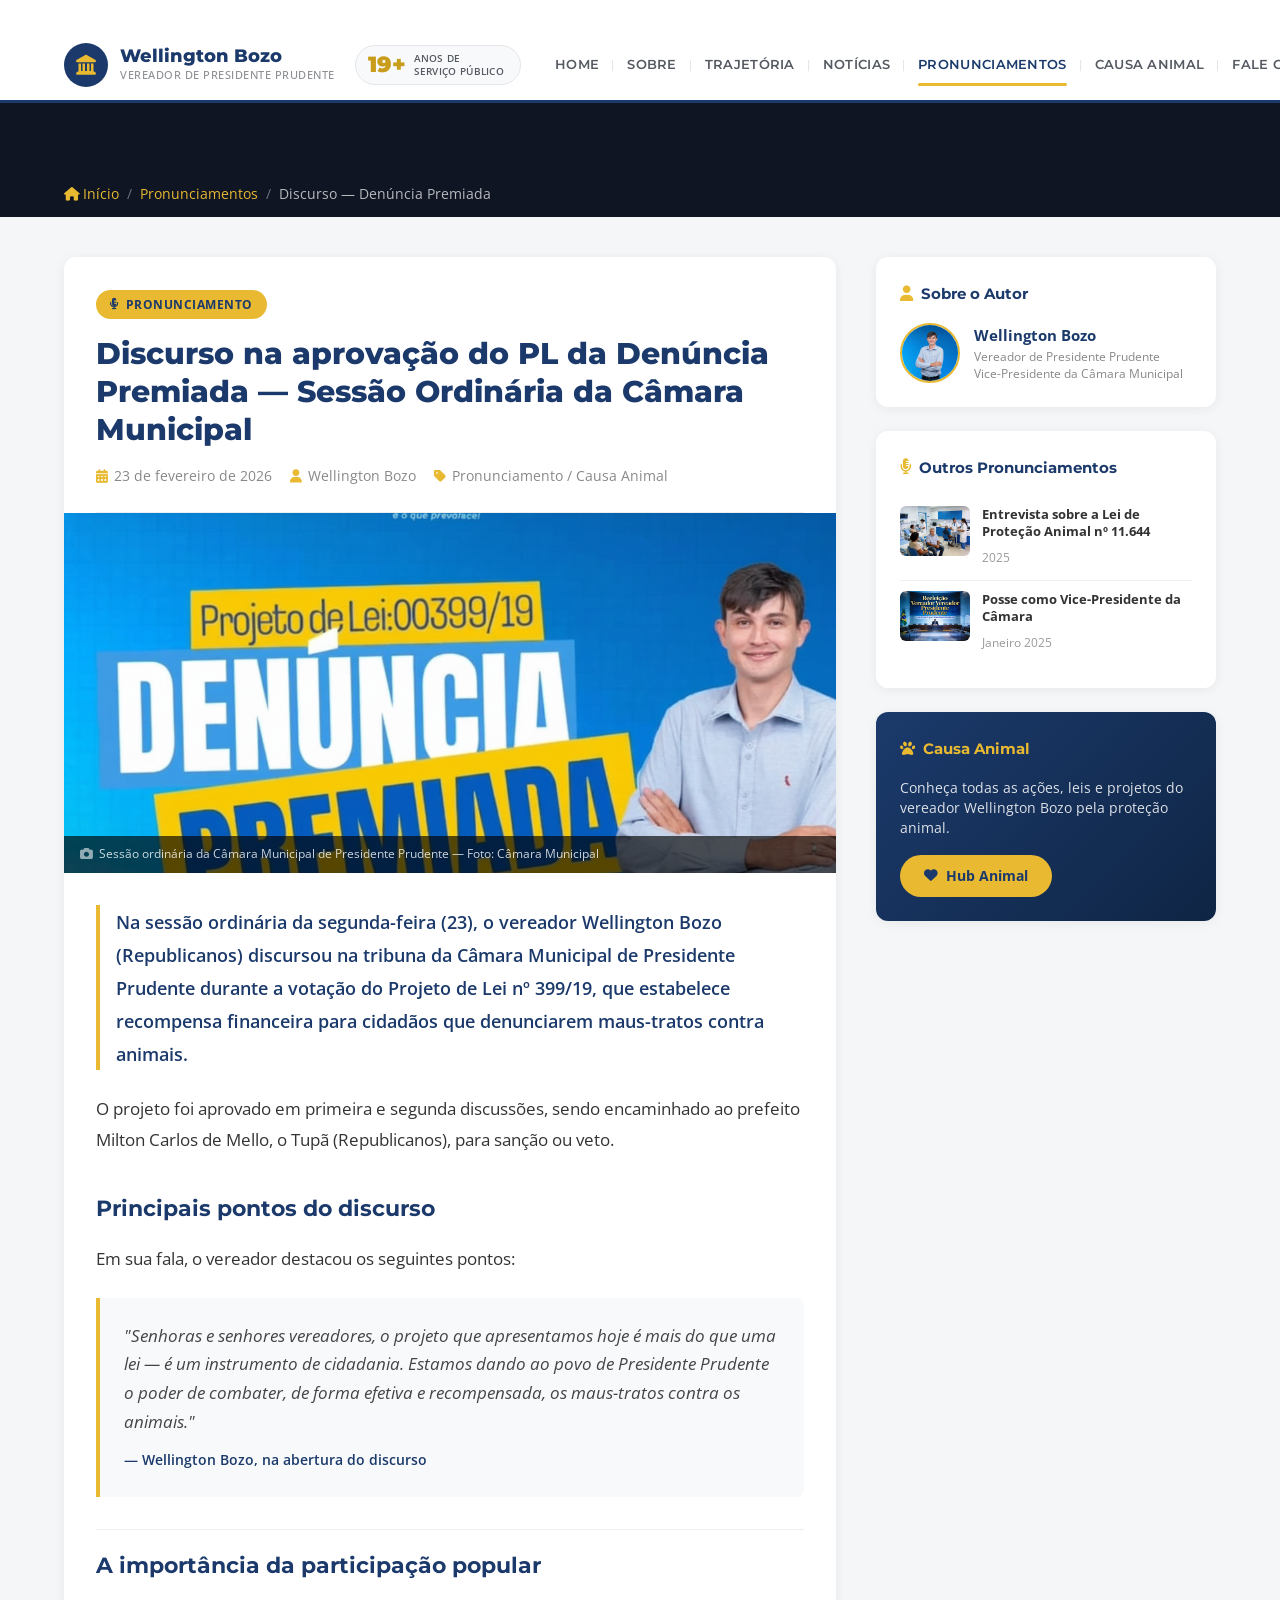
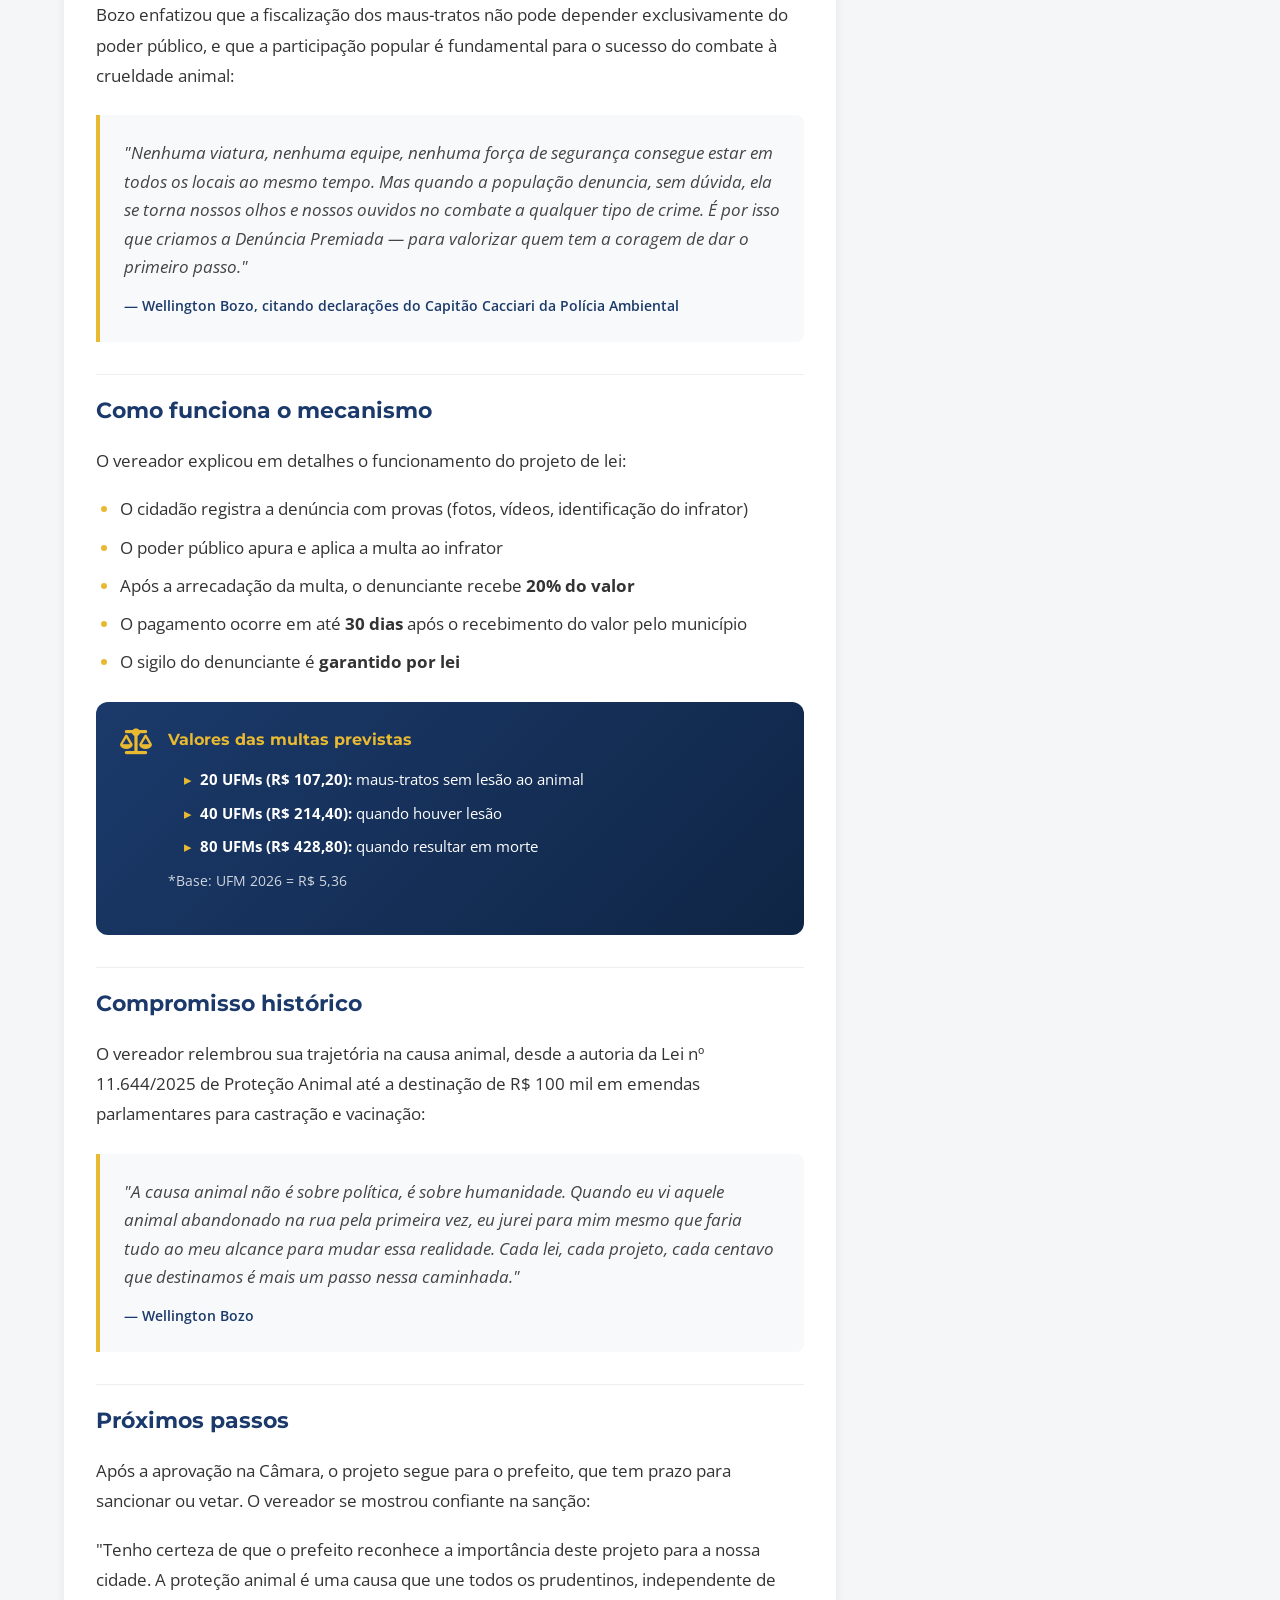
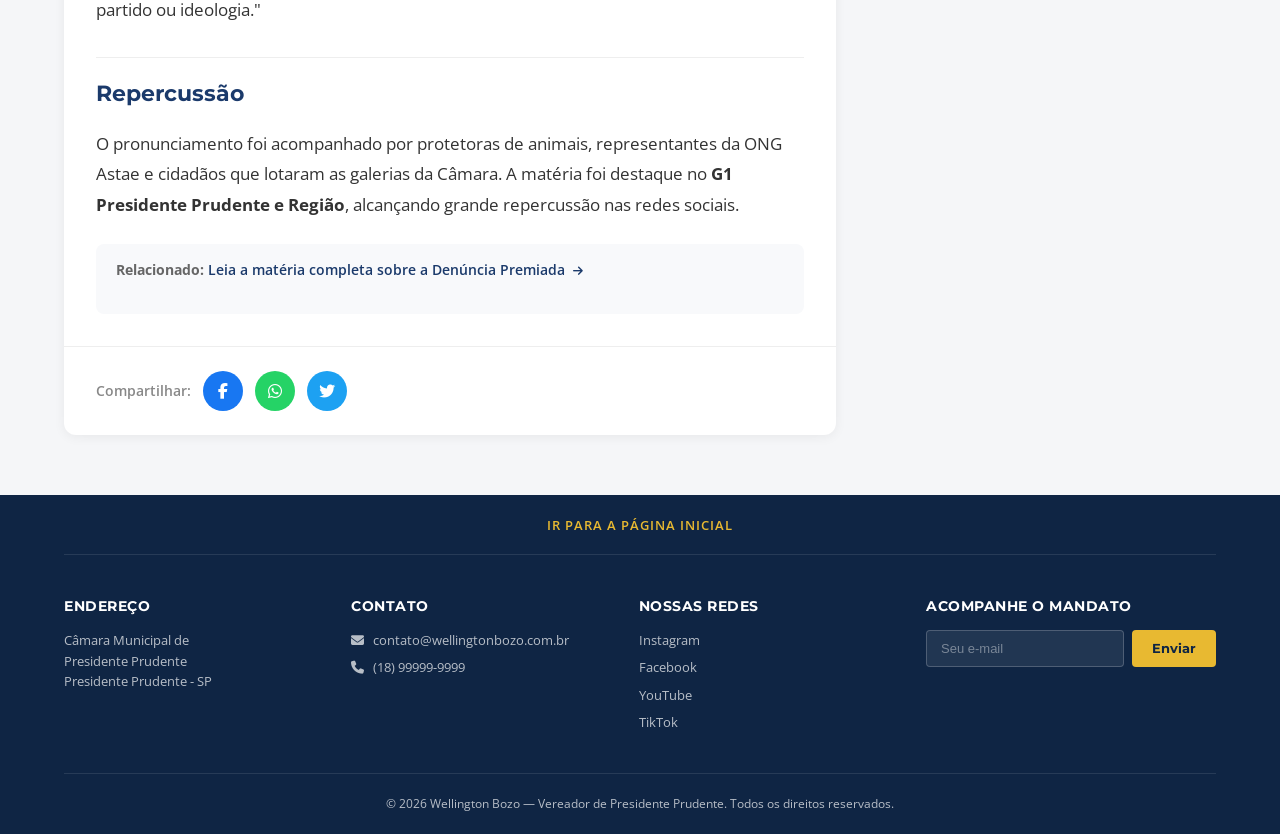
<file: pronunciamento-denuncia-premiada.html>
<!DOCTYPE html>
<html lang="pt-BR">
<head>
    <meta charset="UTF-8">
    <meta name="viewport" content="width=device-width, initial-scale=1.0">
    <meta name="description" content="Discurso do vereador Wellington Bozo na sessão de aprovação do PL da Denúncia Premiada na Câmara de Presidente Prudente.">
    <title>Discurso — Denúncia Premiada | Wellington Bozo — Vereador</title>
    <link rel="preconnect" href="https://fonts.googleapis.com">
    <link rel="preconnect" href="https://fonts.gstatic.com" crossorigin>
    <link href="https://fonts.googleapis.com/css2?family=Montserrat:wght@400;500;600;700;800;900&family=Open+Sans:wght@400;500;600;700&display=swap" rel="stylesheet">
    <link rel="stylesheet" href="https://cdnjs.cloudflare.com/ajax/libs/font-awesome/6.5.1/css/all.min.css">
    <link rel="stylesheet" href="css/style-v2.css">
    <link rel="stylesheet" href="css/artigo.css">
</head>
<body>

    <!-- ===== HEADER ===== -->
    <header class="site-header" id="siteHeader">
        <div class="header-main">
            <div class="container">
                <div class="header-inner">
                    <a href="index.html" class="header-logo">
                        <div class="logo-badge"><i class="fas fa-landmark"></i></div>
                        <div class="logo-info">
                            <span class="logo-name">Wellington Bozo</span>
                            <span class="logo-role">Vereador de Presidente Prudente</span>
                        </div>
                    </a>
                    <a href="index.html#sobre" class="header-stamp">
                        <span class="stamp-years">19+</span>
                        <span class="stamp-text">anos de<br>serviço público</span>
                    </a>
                    <nav class="header-nav" id="headerNav">
                        <a href="index.html" class="header-nav-link">Home</a>
                        <a href="index.html#sobre" class="header-nav-link">Sobre</a>
                        <a href="index.html#trajetoria" class="header-nav-link">Trajetória</a>
                        <a href="index.html#noticias" class="header-nav-link">Notícias</a>
                        <a href="index.html#pronunciamentos" class="header-nav-link active">Pronunciamentos</a>
                        <a href="causa-animal.html" class="header-nav-link">Causa Animal</a>
                        <a href="index.html#contato" class="header-nav-link">Fale Conosco</a>
                    </nav>
                    <button class="mobile-toggle" id="mobileToggle" aria-label="Menu">
                        <span></span><span></span><span></span>
                    </button>
                </div>
            </div>
        </div>
    </header>

    <!-- ===== BREADCRUMB ===== -->
    <div class="artigo-breadcrumb">
        <div class="container">
            <a href="index.html"><i class="fas fa-home"></i> Início</a>
            <span>/</span>
            <a href="index.html#pronunciamentos">Pronunciamentos</a>
            <span>/</span>
            <span class="current">Discurso — Denúncia Premiada</span>
        </div>
    </div>

    <!-- ===== ARTIGO ===== -->
    <article class="artigo-page">
        <div class="container">
            <div class="artigo-layout">
                <!-- CONTEÚDO PRINCIPAL -->
                <div class="artigo-content">
                    <div class="artigo-header">
                        <span class="artigo-badge"><i class="fas fa-microphone-alt"></i> Pronunciamento</span>
                        <h1>Discurso na aprovação do PL da Denúncia Premiada — Sessão Ordinária da Câmara Municipal</h1>
                        <div class="artigo-meta">
                            <span><i class="fas fa-calendar-alt"></i> 23 de fevereiro de 2026</span>
                            <span><i class="fas fa-user"></i> Wellington Bozo</span>
                            <span><i class="fas fa-tag"></i> Pronunciamento / Causa Animal</span>
                        </div>
                    </div>

                    <div class="artigo-hero-img">
                        <img src="images/hero-denuncia-premiada.png" alt="Sessão de aprovação do PL da Denúncia Premiada">
                        <span class="artigo-img-caption"><i class="fas fa-camera"></i> Sessão ordinária da Câmara Municipal de Presidente Prudente — Foto: Câmara Municipal</span>
                    </div>

                    <div class="artigo-body">
                        <p class="artigo-lead">Na sessão ordinária da segunda-feira (23), o vereador Wellington Bozo (Republicanos) discursou na tribuna da Câmara Municipal de Presidente Prudente durante a votação do Projeto de Lei nº 399/19, que estabelece recompensa financeira para cidadãos que denunciarem maus-tratos contra animais.</p>

                        <p>O projeto foi aprovado em primeira e segunda discussões, sendo encaminhado ao prefeito Milton Carlos de Mello, o Tupã (Republicanos), para sanção ou veto.</p>

                        <h2>Principais pontos do discurso</h2>

                        <p>Em sua fala, o vereador destacou os seguintes pontos:</p>

                        <div class="artigo-quote">
                            <blockquote>
                                "Senhoras e senhores vereadores, o projeto que apresentamos hoje é mais do que uma lei — é um instrumento de cidadania. Estamos dando ao povo de Presidente Prudente o poder de combater, de forma efetiva e recompensada, os maus-tratos contra os animais."
                            </blockquote>
                            <cite>— Wellington Bozo, na abertura do discurso</cite>
                        </div>

                        <h2>A importância da participação popular</h2>

                        <p>Bozo enfatizou que a fiscalização dos maus-tratos não pode depender exclusivamente do poder público, e que a participação popular é fundamental para o sucesso do combate à crueldade animal:</p>

                        <div class="artigo-quote">
                            <blockquote>
                                "Nenhuma viatura, nenhuma equipe, nenhuma força de segurança consegue estar em todos os locais ao mesmo tempo. Mas quando a população denuncia, sem dúvida, ela se torna nossos olhos e nossos ouvidos no combate a qualquer tipo de crime. É por isso que criamos a Denúncia Premiada — para valorizar quem tem a coragem de dar o primeiro passo."
                            </blockquote>
                            <cite>— Wellington Bozo, citando declarações do Capitão Cacciari da Polícia Ambiental</cite>
                        </div>

                        <h2>Como funciona o mecanismo</h2>

                        <p>O vereador explicou em detalhes o funcionamento do projeto de lei:</p>

                        <ul>
                            <li>O cidadão registra a denúncia com provas (fotos, vídeos, identificação do infrator)</li>
                            <li>O poder público apura e aplica a multa ao infrator</li>
                            <li>Após a arrecadação da multa, o denunciante recebe <strong>20% do valor</strong></li>
                            <li>O pagamento ocorre em até <strong>30 dias</strong> após o recebimento do valor pelo município</li>
                            <li>O sigilo do denunciante é <strong>garantido por lei</strong></li>
                        </ul>

                        <div class="artigo-destaque">
                            <i class="fas fa-balance-scale"></i>
                            <div>
                                <h4>Valores das multas previstas</h4>
                                <ul>
                                    <li><strong>20 UFMs (R$ 107,20):</strong> maus-tratos sem lesão ao animal</li>
                                    <li><strong>40 UFMs (R$ 214,40):</strong> quando houver lesão</li>
                                    <li><strong>80 UFMs (R$ 428,80):</strong> quando resultar em morte</li>
                                </ul>
                                <p style="margin-top:8px;font-size:0.85rem;opacity:0.8">*Base: UFM 2026 = R$ 5,36</p>
                            </div>
                        </div>

                        <h2>Compromisso histórico</h2>

                        <p>O vereador relembrou sua trajetória na causa animal, desde a autoria da Lei nº 11.644/2025 de Proteção Animal até a destinação de R$ 100 mil em emendas parlamentares para castração e vacinação:</p>

                        <div class="artigo-quote">
                            <blockquote>
                                "A causa animal não é sobre política, é sobre humanidade. Quando eu vi aquele animal abandonado na rua pela primeira vez, eu jurei para mim mesmo que faria tudo ao meu alcance para mudar essa realidade. Cada lei, cada projeto, cada centavo que destinamos é mais um passo nessa caminhada."
                            </blockquote>
                            <cite>— Wellington Bozo</cite>
                        </div>

                        <h2>Próximos passos</h2>

                        <p>Após a aprovação na Câmara, o projeto segue para o prefeito, que tem prazo para sancionar ou vetar. O vereador se mostrou confiante na sanção:</p>

                        <p>"Tenho certeza de que o prefeito reconhece a importância deste projeto para a nossa cidade. A proteção animal é uma causa que une todos os prudentinos, independente de partido ou ideologia."</p>

                        <h2>Repercussão</h2>

                        <p>O pronunciamento foi acompanhado por protetoras de animais, representantes da ONG Astae e cidadãos que lotaram as galerias da Câmara. A matéria foi destaque no <strong>G1 Presidente Prudente e Região</strong>, alcançando grande repercussão nas redes sociais.</p>

                        <div class="artigo-fonte">
                            <p><strong>Relacionado:</strong> <a href="noticia-denuncia-premiada.html">Leia a matéria completa sobre a Denúncia Premiada <i class="fas fa-arrow-right"></i></a></p>
                        </div>
                    </div>

                    <!-- COMPARTILHAR -->
                    <div class="artigo-share">
                        <span>Compartilhar:</span>
                        <a href="https://www.facebook.com/sharer/sharer.php?u=https://template-v2-wine.vercel.app/pronunciamento-denuncia-premiada.html" target="_blank" class="share-btn share-fb"><i class="fab fa-facebook-f"></i></a>
                        <a href="https://wa.me/?text=Discurso%20de%20Wellington%20Bozo%20na%20aprovação%20da%20Denúncia%20Premiada%20https://template-v2-wine.vercel.app/pronunciamento-denuncia-premiada.html" target="_blank" class="share-btn share-wa"><i class="fab fa-whatsapp"></i></a>
                        <a href="https://twitter.com/intent/tweet?text=Discurso%20de%20Wellington%20Bozo%20na%20aprovação%20da%20Denúncia%20Premiada&url=https://template-v2-wine.vercel.app/pronunciamento-denuncia-premiada.html" target="_blank" class="share-btn share-tw"><i class="fab fa-twitter"></i></a>
                    </div>
                </div>

                <!-- SIDEBAR -->
                <aside class="artigo-sidebar">
                    <div class="sidebar-card">
                        <h4><i class="fas fa-user"></i> Sobre o Autor</h4>
                        <div class="sidebar-author">
                            <img src="images/bozo-perfil.png" alt="Wellington Bozo">
                            <div>
                                <strong>Wellington Bozo</strong>
                                <span>Vereador de Presidente Prudente</span>
                                <span>Vice-Presidente da Câmara Municipal</span>
                            </div>
                        </div>
                    </div>

                    <div class="sidebar-card">
                        <h4><i class="fas fa-microphone-alt"></i> Outros Pronunciamentos</h4>
                        <a href="pronunciamento-lei-protecao.html" class="sidebar-noticia">
                            <img src="images/saude.jpg" alt="Lei de Proteção">
                            <div>
                                <strong>Entrevista sobre a Lei de Proteção Animal nº 11.644</strong>
                                <span>2025</span>
                            </div>
                        </a>
                        <a href="pronunciamento-posse.html" class="sidebar-noticia">
                            <img src="images/hero-slide-1.jpg" alt="Posse">
                            <div>
                                <strong>Posse como Vice-Presidente da Câmara</strong>
                                <span>Janeiro 2025</span>
                            </div>
                        </a>
                    </div>

                    <div class="sidebar-card sidebar-cta">
                        <h4><i class="fas fa-paw"></i> Causa Animal</h4>
                        <p>Conheça todas as ações, leis e projetos do vereador Wellington Bozo pela proteção animal.</p>
                        <a href="causa-animal.html" class="sidebar-btn"><i class="fas fa-heart"></i> Hub Animal</a>
                    </div>
                </aside>
            </div>
        </div>
    </article>

    <!-- ===== FOOTER ===== -->
    <footer class="site-footer">
        <div class="container">
            <div class="footer-top">
                <a href="index.html" class="footer-home-link">Ir para a página inicial</a>
            </div>
            <div class="footer-grid">
                <div class="footer-col">
                    <h4>Endereço</h4>
                    <p>Câmara Municipal de<br>Presidente Prudente<br>Presidente Prudente - SP</p>
                </div>
                <div class="footer-col">
                    <h4>Contato</h4>
                    <p><a href="mailto:contato@wellingtonbozo.com.br"><i class="fas fa-envelope"></i> contato@wellingtonbozo.com.br</a></p>
                    <p><a href="tel:+5518999999999"><i class="fas fa-phone"></i> (18) 99999-9999</a></p>
                </div>
                <div class="footer-col">
                    <h4>Nossas redes</h4>
                    <div class="footer-social-links">
                        <a href="https://www.instagram.com/bozowellington/" target="_blank">Instagram</a>
                        <a href="https://www.facebook.com/VereadorWellingtonBozo/" target="_blank">Facebook</a>
                        <a href="#">YouTube</a>
                        <a href="#">TikTok</a>
                    </div>
                </div>
                <div class="footer-col">
                    <h4>Acompanhe o mandato</h4>
                    <form class="footer-newsletter">
                        <input type="email" placeholder="Seu e-mail">
                        <button type="submit">Enviar</button>
                    </form>
                </div>
            </div>
            <div class="footer-bottom">
                <p>&copy; 2026 Wellington Bozo — Vereador de Presidente Prudente. Todos os direitos reservados.</p>
            </div>
        </div>
    </footer>

    <a href="#" class="back-top" id="backToTop"><i class="fas fa-chevron-up"></i></a>

    <script src="js/cms-loader.js"></script>
    <script src="js/main-v2.js"></script>
</body>
</html>
</file>
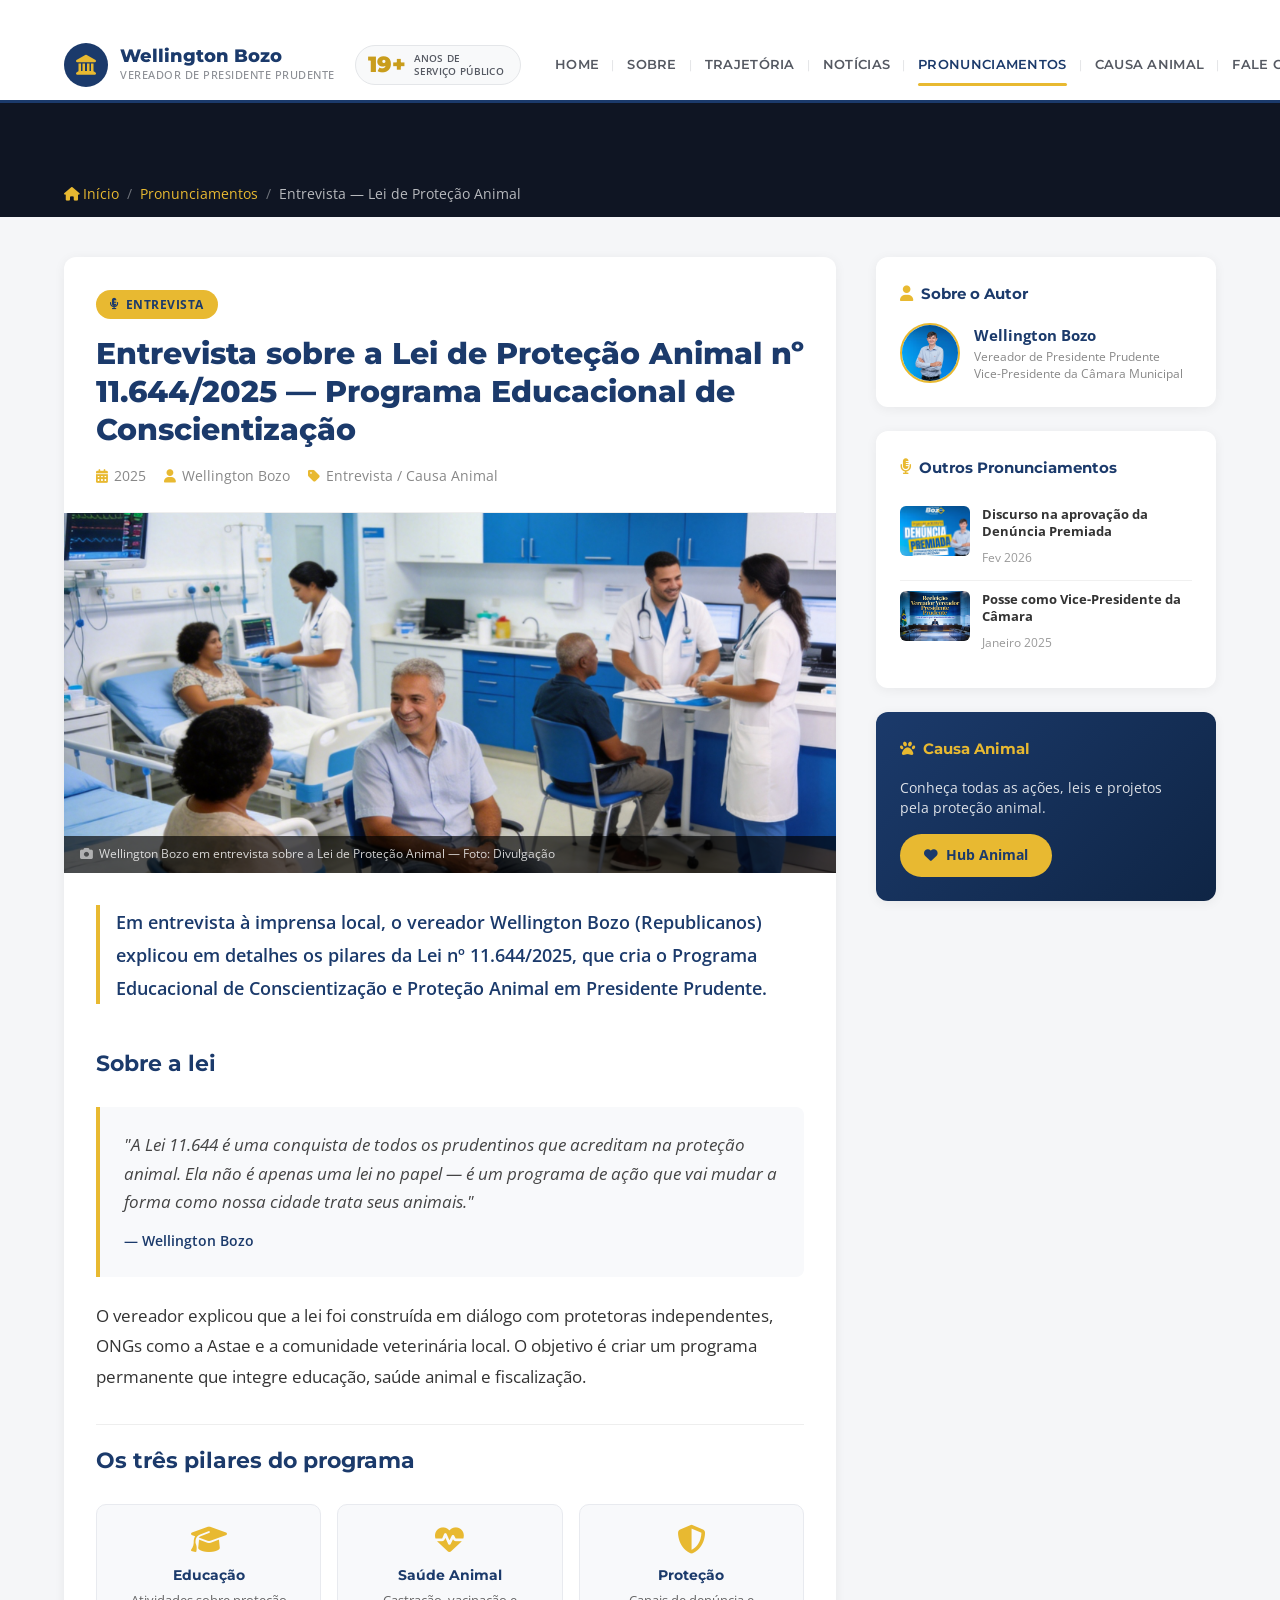
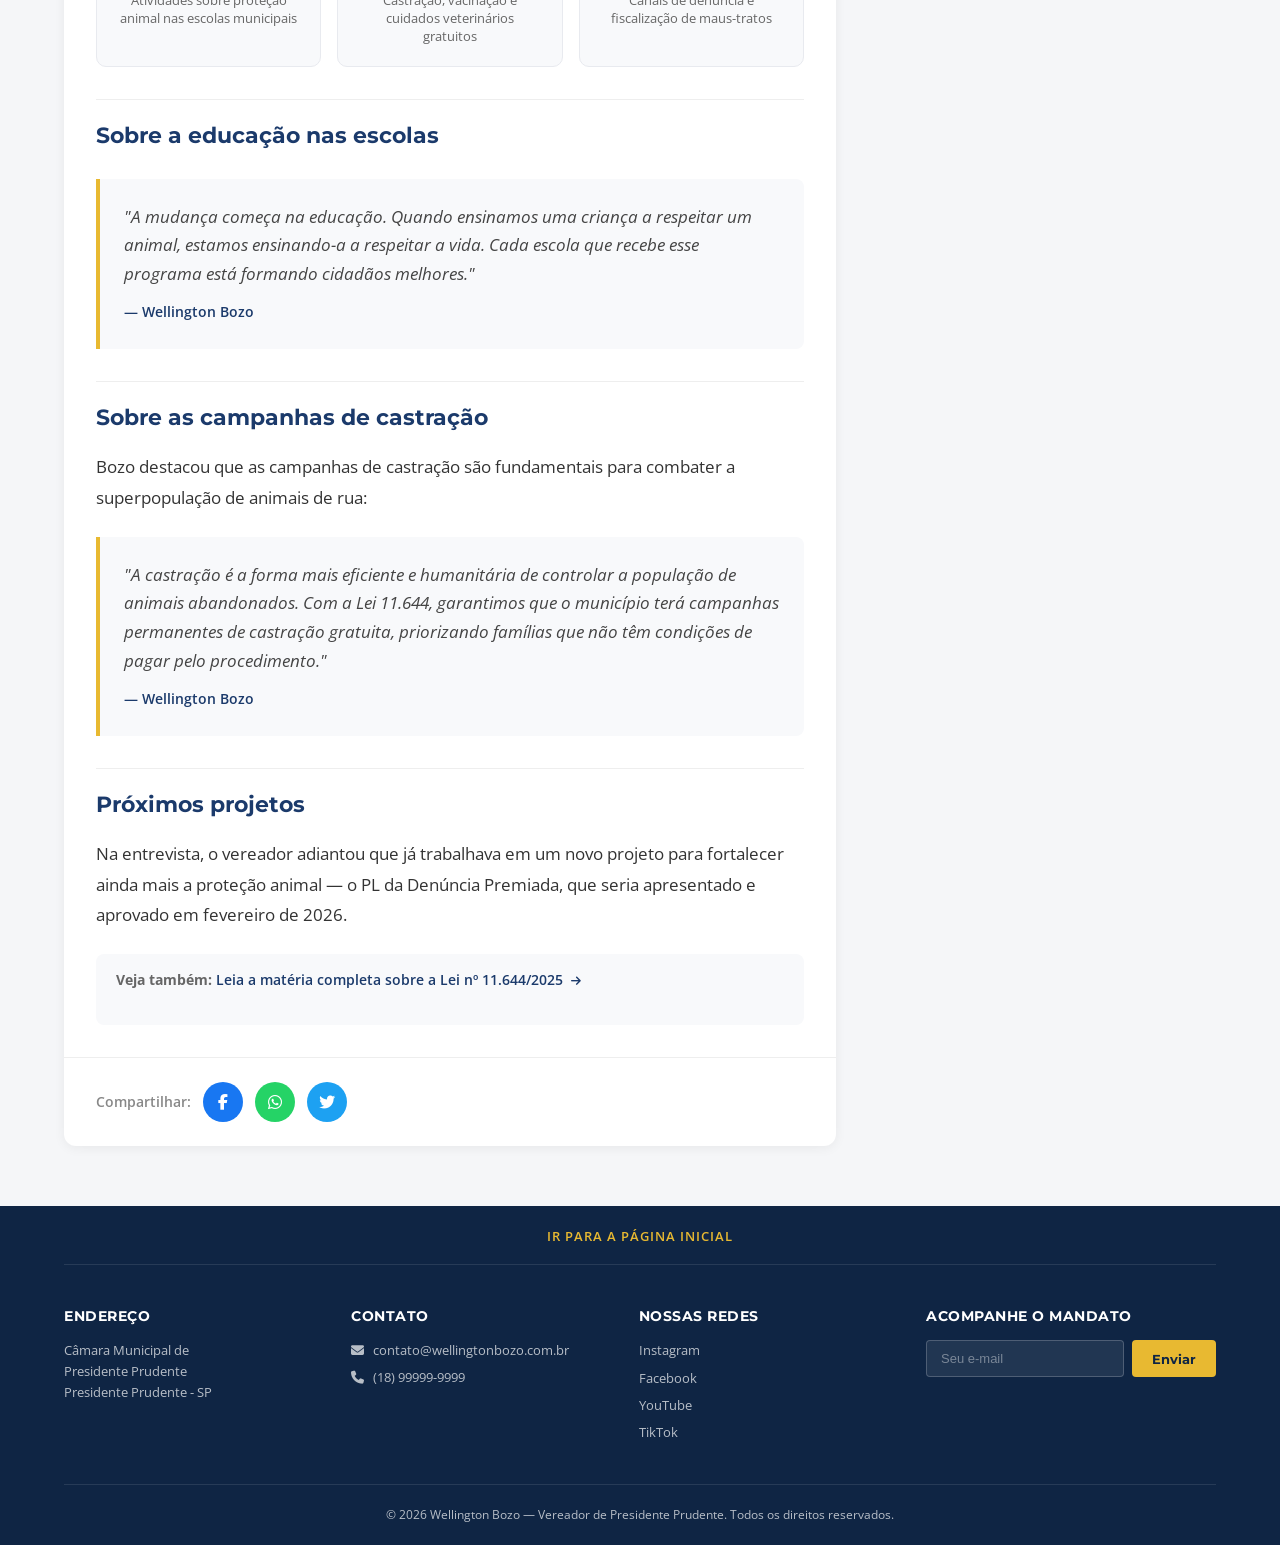
<file: pronunciamento-lei-protecao.html>
<!DOCTYPE html>
<html lang="pt-BR">
<head>
    <meta charset="UTF-8">
    <meta name="viewport" content="width=device-width, initial-scale=1.0">
    <meta name="description" content="Entrevista do vereador Wellington Bozo sobre a Lei nº 11.644/2025 que cria o Programa de Proteção Animal em Presidente Prudente.">
    <title>Entrevista — Lei de Proteção Animal | Wellington Bozo — Vereador</title>
    <link rel="preconnect" href="https://fonts.googleapis.com">
    <link rel="preconnect" href="https://fonts.gstatic.com" crossorigin>
    <link href="https://fonts.googleapis.com/css2?family=Montserrat:wght@400;500;600;700;800;900&family=Open+Sans:wght@400;500;600;700&display=swap" rel="stylesheet">
    <link rel="stylesheet" href="https://cdnjs.cloudflare.com/ajax/libs/font-awesome/6.5.1/css/all.min.css">
    <link rel="stylesheet" href="css/style-v2.css">
    <link rel="stylesheet" href="css/artigo.css">
</head>
<body>
    <header class="site-header" id="siteHeader">
        <div class="header-main">
            <div class="container">
                <div class="header-inner">
                    <a href="index.html" class="header-logo">
                        <div class="logo-badge"><i class="fas fa-landmark"></i></div>
                        <div class="logo-info">
                            <span class="logo-name">Wellington Bozo</span>
                            <span class="logo-role">Vereador de Presidente Prudente</span>
                        </div>
                    </a>
                    <a href="index.html#sobre" class="header-stamp">
                        <span class="stamp-years">19+</span>
                        <span class="stamp-text">anos de<br>serviço público</span>
                    </a>
                    <nav class="header-nav" id="headerNav">
                        <a href="index.html" class="header-nav-link">Home</a>
                        <a href="index.html#sobre" class="header-nav-link">Sobre</a>
                        <a href="index.html#trajetoria" class="header-nav-link">Trajetória</a>
                        <a href="index.html#noticias" class="header-nav-link">Notícias</a>
                        <a href="index.html#pronunciamentos" class="header-nav-link active">Pronunciamentos</a>
                        <a href="causa-animal.html" class="header-nav-link">Causa Animal</a>
                        <a href="index.html#contato" class="header-nav-link">Fale Conosco</a>
                    </nav>
                    <button class="mobile-toggle" id="mobileToggle" aria-label="Menu"><span></span><span></span><span></span></button>
                </div>
            </div>
        </div>
    </header>

    <div class="artigo-breadcrumb">
        <div class="container">
            <a href="index.html"><i class="fas fa-home"></i> Início</a>
            <span>/</span>
            <a href="index.html#pronunciamentos">Pronunciamentos</a>
            <span>/</span>
            <span class="current">Entrevista — Lei de Proteção Animal</span>
        </div>
    </div>

    <article class="artigo-page">
        <div class="container">
            <div class="artigo-layout">
                <div class="artigo-content">
                    <div class="artigo-header">
                        <span class="artigo-badge"><i class="fas fa-microphone-alt"></i> Entrevista</span>
                        <h1>Entrevista sobre a Lei de Proteção Animal nº 11.644/2025 — Programa Educacional de Conscientização</h1>
                        <div class="artigo-meta">
                            <span><i class="fas fa-calendar-alt"></i> 2025</span>
                            <span><i class="fas fa-user"></i> Wellington Bozo</span>
                            <span><i class="fas fa-tag"></i> Entrevista / Causa Animal</span>
                        </div>
                    </div>

                    <div class="artigo-hero-img">
                        <img src="images/saude.jpg" alt="Entrevista sobre Lei de Proteção Animal">
                        <span class="artigo-img-caption"><i class="fas fa-camera"></i> Wellington Bozo em entrevista sobre a Lei de Proteção Animal — Foto: Divulgação</span>
                    </div>

                    <div class="artigo-body">
                        <p class="artigo-lead">Em entrevista à imprensa local, o vereador Wellington Bozo (Republicanos) explicou em detalhes os pilares da Lei nº 11.644/2025, que cria o Programa Educacional de Conscientização e Proteção Animal em Presidente Prudente.</p>

                        <h2>Sobre a lei</h2>

                        <div class="artigo-quote">
                            <blockquote>
                                "A Lei 11.644 é uma conquista de todos os prudentinos que acreditam na proteção animal. Ela não é apenas uma lei no papel — é um programa de ação que vai mudar a forma como nossa cidade trata seus animais."
                            </blockquote>
                            <cite>— Wellington Bozo</cite>
                        </div>

                        <p>O vereador explicou que a lei foi construída em diálogo com protetoras independentes, ONGs como a Astae e a comunidade veterinária local. O objetivo é criar um programa permanente que integre educação, saúde animal e fiscalização.</p>

                        <h2>Os três pilares do programa</h2>

                        <div class="artigo-info-cards">
                            <div class="artigo-info-card">
                                <i class="fas fa-graduation-cap"></i>
                                <h5>Educação</h5>
                                <p>Atividades sobre proteção animal nas escolas municipais</p>
                            </div>
                            <div class="artigo-info-card">
                                <i class="fas fa-heartbeat"></i>
                                <h5>Saúde Animal</h5>
                                <p>Castração, vacinação e cuidados veterinários gratuitos</p>
                            </div>
                            <div class="artigo-info-card">
                                <i class="fas fa-shield-alt"></i>
                                <h5>Proteção</h5>
                                <p>Canais de denúncia e fiscalização de maus-tratos</p>
                            </div>
                        </div>

                        <h2>Sobre a educação nas escolas</h2>

                        <div class="artigo-quote">
                            <blockquote>
                                "A mudança começa na educação. Quando ensinamos uma criança a respeitar um animal, estamos ensinando-a a respeitar a vida. Cada escola que recebe esse programa está formando cidadãos melhores."
                            </blockquote>
                            <cite>— Wellington Bozo</cite>
                        </div>

                        <h2>Sobre as campanhas de castração</h2>

                        <p>Bozo destacou que as campanhas de castração são fundamentais para combater a superpopulação de animais de rua:</p>

                        <div class="artigo-quote">
                            <blockquote>
                                "A castração é a forma mais eficiente e humanitária de controlar a população de animais abandonados. Com a Lei 11.644, garantimos que o município terá campanhas permanentes de castração gratuita, priorizando famílias que não têm condições de pagar pelo procedimento."
                            </blockquote>
                            <cite>— Wellington Bozo</cite>
                        </div>

                        <h2>Próximos projetos</h2>

                        <p>Na entrevista, o vereador adiantou que já trabalhava em um novo projeto para fortalecer ainda mais a proteção animal — o PL da Denúncia Premiada, que seria apresentado e aprovado em fevereiro de 2026.</p>

                        <div class="artigo-fonte">
                            <p><strong>Veja também:</strong> <a href="noticia-lei-protecao-animal.html">Leia a matéria completa sobre a Lei nº 11.644/2025 <i class="fas fa-arrow-right"></i></a></p>
                        </div>
                    </div>

                    <div class="artigo-share">
                        <span>Compartilhar:</span>
                        <a href="https://www.facebook.com/sharer/sharer.php?u=https://template-v2-wine.vercel.app/pronunciamento-lei-protecao.html" target="_blank" class="share-btn share-fb"><i class="fab fa-facebook-f"></i></a>
                        <a href="https://wa.me/?text=Entrevista%20de%20Wellington%20Bozo%20sobre%20a%20Lei%20de%20Proteção%20Animal%20https://template-v2-wine.vercel.app/pronunciamento-lei-protecao.html" target="_blank" class="share-btn share-wa"><i class="fab fa-whatsapp"></i></a>
                        <a href="https://twitter.com/intent/tweet?text=Entrevista%20de%20Wellington%20Bozo%20sobre%20a%20Lei%20de%20Proteção%20Animal&url=https://template-v2-wine.vercel.app/pronunciamento-lei-protecao.html" target="_blank" class="share-btn share-tw"><i class="fab fa-twitter"></i></a>
                    </div>
                </div>

                <aside class="artigo-sidebar">
                    <div class="sidebar-card">
                        <h4><i class="fas fa-user"></i> Sobre o Autor</h4>
                        <div class="sidebar-author">
                            <img src="images/bozo-perfil.png" alt="Wellington Bozo">
                            <div>
                                <strong>Wellington Bozo</strong>
                                <span>Vereador de Presidente Prudente</span>
                                <span>Vice-Presidente da Câmara Municipal</span>
                            </div>
                        </div>
                    </div>
                    <div class="sidebar-card">
                        <h4><i class="fas fa-microphone-alt"></i> Outros Pronunciamentos</h4>
                        <a href="pronunciamento-denuncia-premiada.html" class="sidebar-noticia">
                            <img src="images/hero-denuncia-premiada.png" alt="Denúncia Premiada">
                            <div>
                                <strong>Discurso na aprovação da Denúncia Premiada</strong>
                                <span>Fev 2026</span>
                            </div>
                        </a>
                        <a href="pronunciamento-posse.html" class="sidebar-noticia">
                            <img src="images/hero-slide-1.jpg" alt="Posse">
                            <div>
                                <strong>Posse como Vice-Presidente da Câmara</strong>
                                <span>Janeiro 2025</span>
                            </div>
                        </a>
                    </div>
                    <div class="sidebar-card sidebar-cta">
                        <h4><i class="fas fa-paw"></i> Causa Animal</h4>
                        <p>Conheça todas as ações, leis e projetos pela proteção animal.</p>
                        <a href="causa-animal.html" class="sidebar-btn"><i class="fas fa-heart"></i> Hub Animal</a>
                    </div>
                </aside>
            </div>
        </div>
    </article>

    <footer class="site-footer">
        <div class="container">
            <div class="footer-top"><a href="index.html" class="footer-home-link">Ir para a página inicial</a></div>
            <div class="footer-grid">
                <div class="footer-col"><h4>Endereço</h4><p>Câmara Municipal de<br>Presidente Prudente<br>Presidente Prudente - SP</p></div>
                <div class="footer-col"><h4>Contato</h4><p><a href="mailto:contato@wellingtonbozo.com.br"><i class="fas fa-envelope"></i> contato@wellingtonbozo.com.br</a></p><p><a href="tel:+5518999999999"><i class="fas fa-phone"></i> (18) 99999-9999</a></p></div>
                <div class="footer-col"><h4>Nossas redes</h4><div class="footer-social-links"><a href="https://www.instagram.com/bozowellington/" target="_blank">Instagram</a><a href="https://www.facebook.com/VereadorWellingtonBozo/" target="_blank">Facebook</a><a href="#">YouTube</a><a href="#">TikTok</a></div></div>
                <div class="footer-col"><h4>Acompanhe o mandato</h4><form class="footer-newsletter"><input type="email" placeholder="Seu e-mail"><button type="submit">Enviar</button></form></div>
            </div>
            <div class="footer-bottom"><p>&copy; 2026 Wellington Bozo — Vereador de Presidente Prudente. Todos os direitos reservados.</p></div>
        </div>
    </footer>
    <a href="#" class="back-top" id="backToTop"><i class="fas fa-chevron-up"></i></a>
    <script src="js/cms-loader.js"></script>
    <script src="js/main-v2.js"></script>
</body>
</html>
</file>
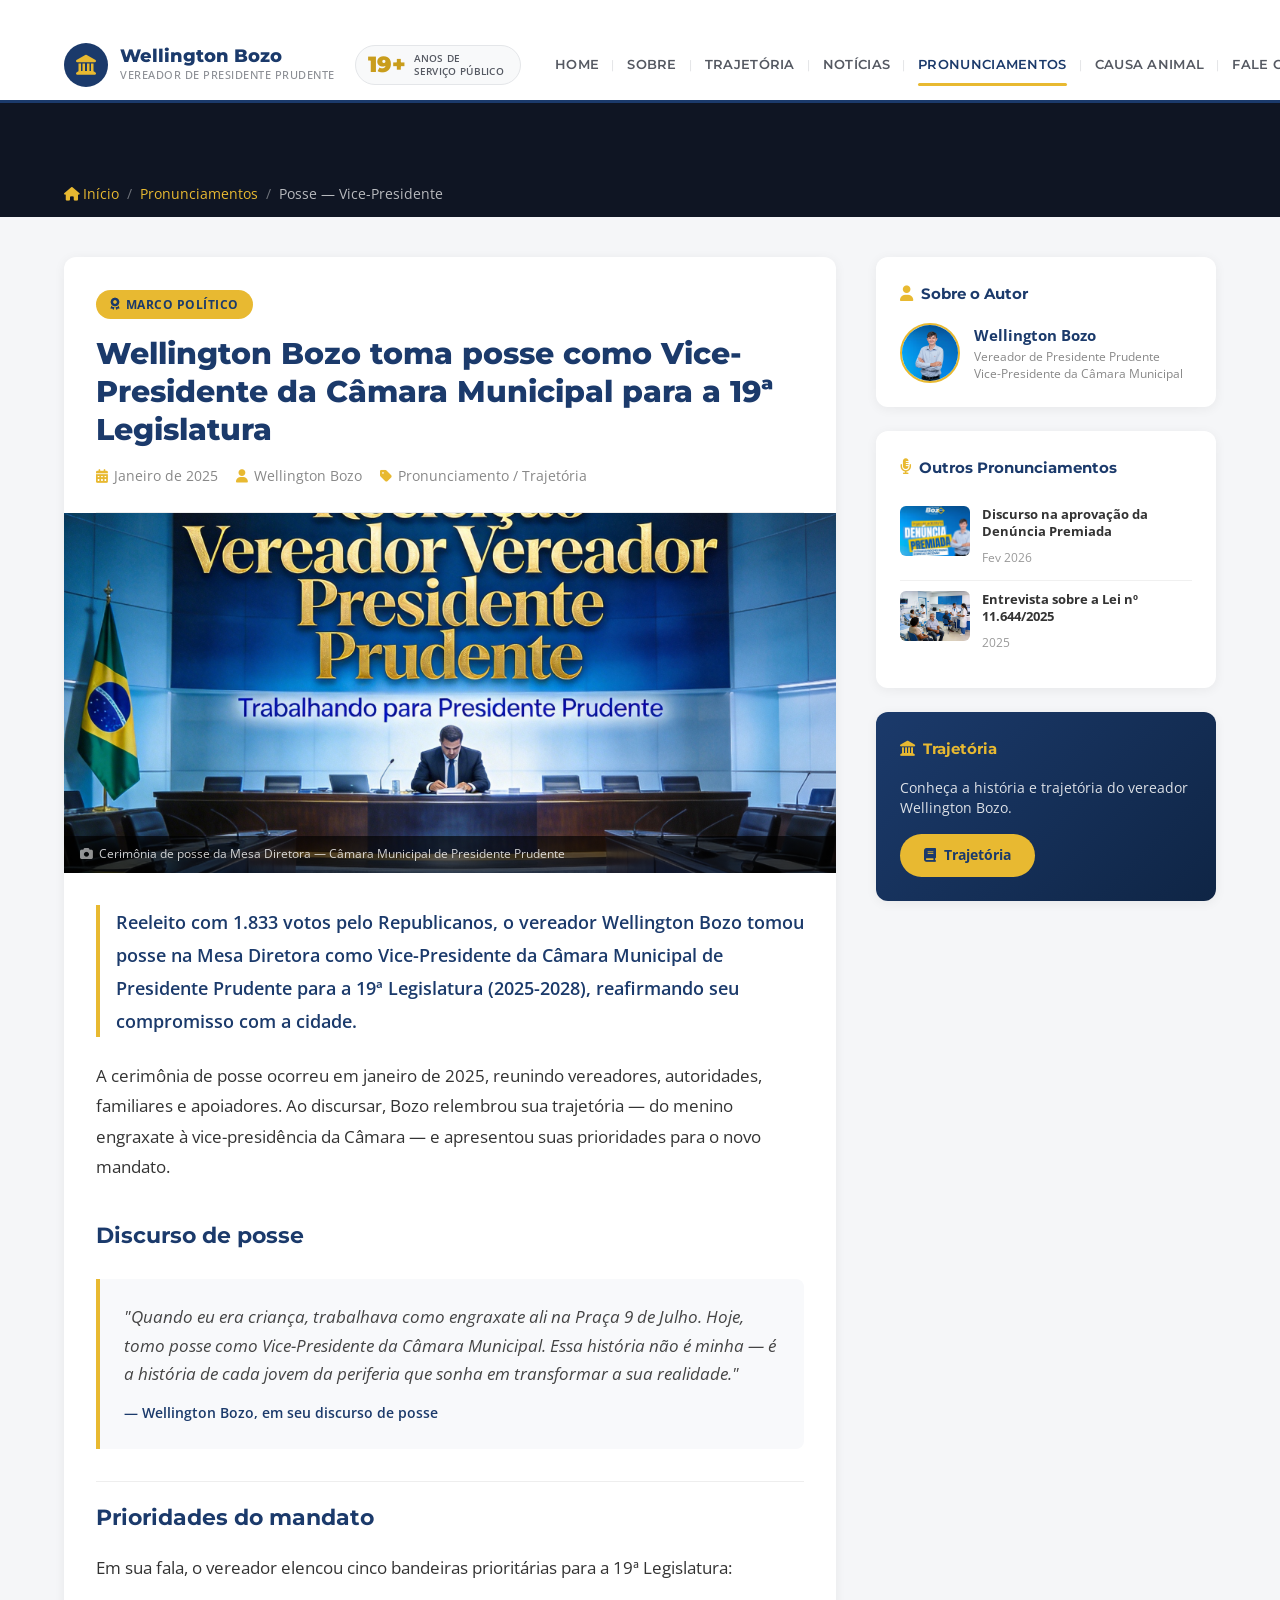
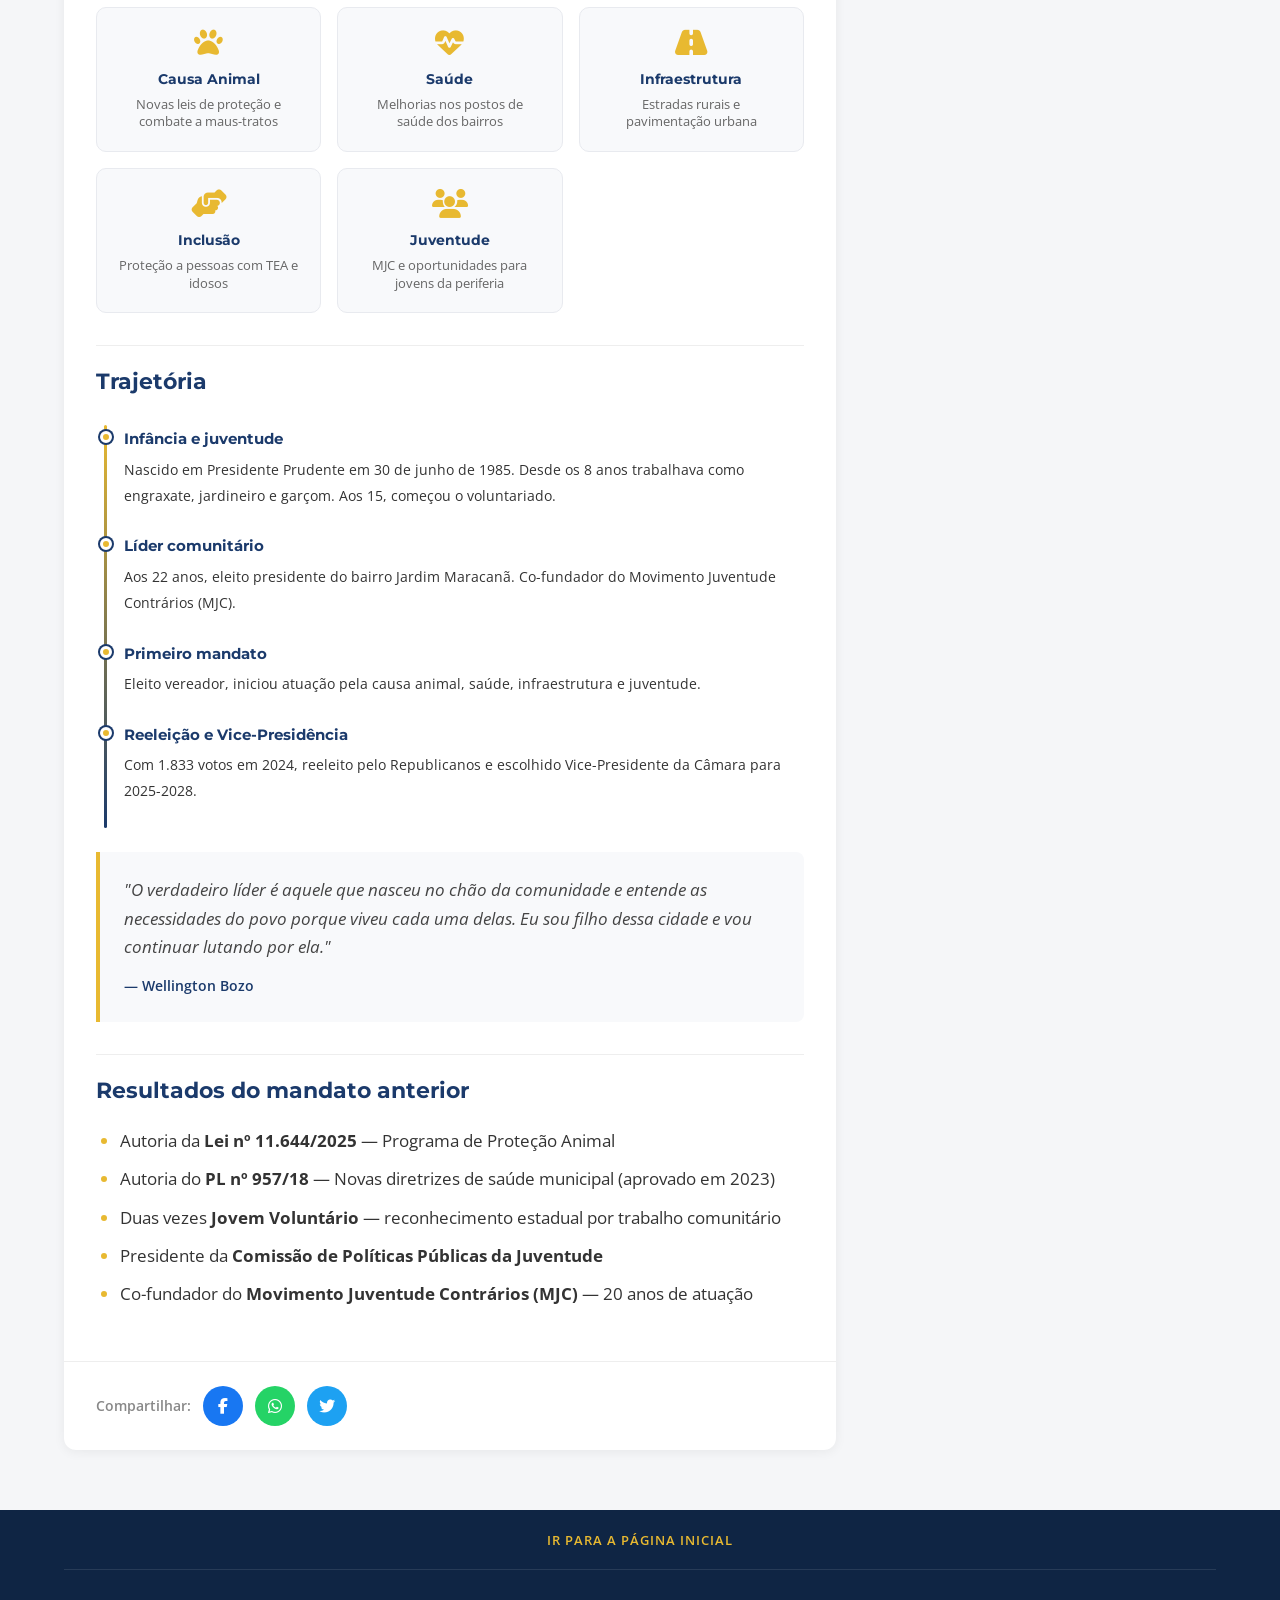
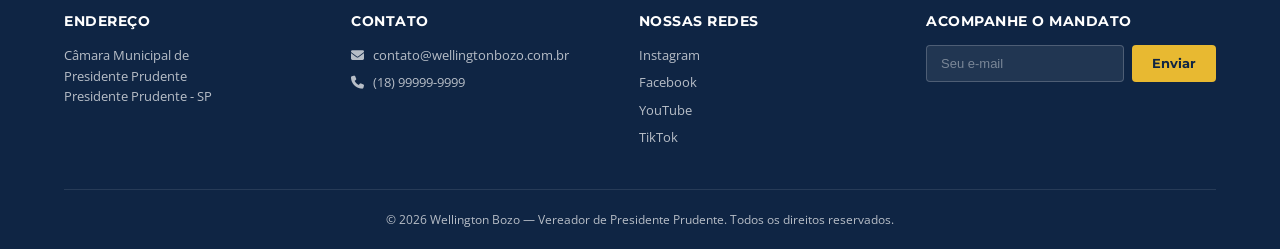
<file: pronunciamento-posse.html>
<!DOCTYPE html>
<html lang="pt-BR">
<head>
    <meta charset="UTF-8">
    <meta name="viewport" content="width=device-width, initial-scale=1.0">
    <meta name="description" content="Posse do vereador Wellington Bozo como Vice-Presidente da Câmara Municipal de Presidente Prudente para a 19ª Legislatura (2025-2028).">
    <title>Posse — Vice-Presidente da Câmara | Wellington Bozo — Vereador</title>
    <link rel="preconnect" href="https://fonts.googleapis.com">
    <link rel="preconnect" href="https://fonts.gstatic.com" crossorigin>
    <link href="https://fonts.googleapis.com/css2?family=Montserrat:wght@400;500;600;700;800;900&family=Open+Sans:wght@400;500;600;700&display=swap" rel="stylesheet">
    <link rel="stylesheet" href="https://cdnjs.cloudflare.com/ajax/libs/font-awesome/6.5.1/css/all.min.css">
    <link rel="stylesheet" href="css/style-v2.css">
    <link rel="stylesheet" href="css/artigo.css">
</head>
<body>
    <header class="site-header" id="siteHeader">
        <div class="header-main">
            <div class="container">
                <div class="header-inner">
                    <a href="index.html" class="header-logo">
                        <div class="logo-badge"><i class="fas fa-landmark"></i></div>
                        <div class="logo-info">
                            <span class="logo-name">Wellington Bozo</span>
                            <span class="logo-role">Vereador de Presidente Prudente</span>
                        </div>
                    </a>
                    <a href="index.html#sobre" class="header-stamp">
                        <span class="stamp-years">19+</span>
                        <span class="stamp-text">anos de<br>serviço público</span>
                    </a>
                    <nav class="header-nav" id="headerNav">
                        <a href="index.html" class="header-nav-link">Home</a>
                        <a href="index.html#sobre" class="header-nav-link">Sobre</a>
                        <a href="index.html#trajetoria" class="header-nav-link">Trajetória</a>
                        <a href="index.html#noticias" class="header-nav-link">Notícias</a>
                        <a href="index.html#pronunciamentos" class="header-nav-link active">Pronunciamentos</a>
                        <a href="causa-animal.html" class="header-nav-link">Causa Animal</a>
                        <a href="index.html#contato" class="header-nav-link">Fale Conosco</a>
                    </nav>
                    <button class="mobile-toggle" id="mobileToggle" aria-label="Menu"><span></span><span></span><span></span></button>
                </div>
            </div>
        </div>
    </header>

    <div class="artigo-breadcrumb">
        <div class="container">
            <a href="index.html"><i class="fas fa-home"></i> Início</a>
            <span>/</span>
            <a href="index.html#pronunciamentos">Pronunciamentos</a>
            <span>/</span>
            <span class="current">Posse — Vice-Presidente</span>
        </div>
    </div>

    <article class="artigo-page">
        <div class="container">
            <div class="artigo-layout">
                <div class="artigo-content">
                    <div class="artigo-header">
                        <span class="artigo-badge"><i class="fas fa-award"></i> Marco Político</span>
                        <h1>Wellington Bozo toma posse como Vice-Presidente da Câmara Municipal para a 19ª Legislatura</h1>
                        <div class="artigo-meta">
                            <span><i class="fas fa-calendar-alt"></i> Janeiro de 2025</span>
                            <span><i class="fas fa-user"></i> Wellington Bozo</span>
                            <span><i class="fas fa-tag"></i> Pronunciamento / Trajetória</span>
                        </div>
                    </div>

                    <div class="artigo-hero-img">
                        <img src="images/hero-slide-1.jpg" alt="Posse de Wellington Bozo como Vice-Presidente">
                        <span class="artigo-img-caption"><i class="fas fa-camera"></i> Cerimônia de posse da Mesa Diretora — Câmara Municipal de Presidente Prudente</span>
                    </div>

                    <div class="artigo-body">
                        <p class="artigo-lead">Reeleito com 1.833 votos pelo Republicanos, o vereador Wellington Bozo tomou posse na Mesa Diretora como Vice-Presidente da Câmara Municipal de Presidente Prudente para a 19ª Legislatura (2025-2028), reafirmando seu compromisso com a cidade.</p>

                        <p>A cerimônia de posse ocorreu em janeiro de 2025, reunindo vereadores, autoridades, familiares e apoiadores. Ao discursar, Bozo relembrou sua trajetória — do menino engraxate à vice-presidência da Câmara — e apresentou suas prioridades para o novo mandato.</p>

                        <h2>Discurso de posse</h2>

                        <div class="artigo-quote">
                            <blockquote>
                                "Quando eu era criança, trabalhava como engraxate ali na Praça 9 de Julho. Hoje, tomo posse como Vice-Presidente da Câmara Municipal. Essa história não é minha — é a história de cada jovem da periferia que sonha em transformar a sua realidade."
                            </blockquote>
                            <cite>— Wellington Bozo, em seu discurso de posse</cite>
                        </div>

                        <h2>Prioridades do mandato</h2>

                        <p>Em sua fala, o vereador elencou cinco bandeiras prioritárias para a 19ª Legislatura:</p>

                        <div class="artigo-info-cards">
                            <div class="artigo-info-card">
                                <i class="fas fa-paw"></i>
                                <h5>Causa Animal</h5>
                                <p>Novas leis de proteção e combate a maus-tratos</p>
                            </div>
                            <div class="artigo-info-card">
                                <i class="fas fa-heartbeat"></i>
                                <h5>Saúde</h5>
                                <p>Melhorias nos postos de saúde dos bairros</p>
                            </div>
                            <div class="artigo-info-card">
                                <i class="fas fa-road"></i>
                                <h5>Infraestrutura</h5>
                                <p>Estradas rurais e pavimentação urbana</p>
                            </div>
                            <div class="artigo-info-card">
                                <i class="fas fa-hands-helping"></i>
                                <h5>Inclusão</h5>
                                <p>Proteção a pessoas com TEA e idosos</p>
                            </div>
                            <div class="artigo-info-card">
                                <i class="fas fa-users"></i>
                                <h5>Juventude</h5>
                                <p>MJC e oportunidades para jovens da periferia</p>
                            </div>
                        </div>

                        <h2>Trajetória</h2>

                        <div class="artigo-timeline">
                            <div class="artigo-timeline-item">
                                <h4>Infância e juventude</h4>
                                <p>Nascido em Presidente Prudente em 30 de junho de 1985. Desde os 8 anos trabalhava como engraxate, jardineiro e garçom. Aos 15, começou o voluntariado.</p>
                            </div>
                            <div class="artigo-timeline-item">
                                <h4>Líder comunitário</h4>
                                <p>Aos 22 anos, eleito presidente do bairro Jardim Maracanã. Co-fundador do Movimento Juventude Contrários (MJC).</p>
                            </div>
                            <div class="artigo-timeline-item">
                                <h4>Primeiro mandato</h4>
                                <p>Eleito vereador, iniciou atuação pela causa animal, saúde, infraestrutura e juventude.</p>
                            </div>
                            <div class="artigo-timeline-item">
                                <h4>Reeleição e Vice-Presidência</h4>
                                <p>Com 1.833 votos em 2024, reeleito pelo Republicanos e escolhido Vice-Presidente da Câmara para 2025-2028.</p>
                            </div>
                        </div>

                        <div class="artigo-quote">
                            <blockquote>
                                "O verdadeiro líder é aquele que nasceu no chão da comunidade e entende as necessidades do povo porque viveu cada uma delas. Eu sou filho dessa cidade e vou continuar lutando por ela."
                            </blockquote>
                            <cite>— Wellington Bozo</cite>
                        </div>

                        <h2>Resultados do mandato anterior</h2>

                        <ul>
                            <li>Autoria da <strong>Lei nº 11.644/2025</strong> — Programa de Proteção Animal</li>
                            <li>Autoria do <strong>PL nº 957/18</strong> — Novas diretrizes de saúde municipal (aprovado em 2023)</li>
                            <li>Duas vezes <strong>Jovem Voluntário</strong> — reconhecimento estadual por trabalho comunitário</li>
                            <li>Presidente da <strong>Comissão de Políticas Públicas da Juventude</strong></li>
                            <li>Co-fundador do <strong>Movimento Juventude Contrários (MJC)</strong> — 20 anos de atuação</li>
                        </ul>
                    </div>

                    <div class="artigo-share">
                        <span>Compartilhar:</span>
                        <a href="https://www.facebook.com/sharer/sharer.php?u=https://template-v2-wine.vercel.app/pronunciamento-posse.html" target="_blank" class="share-btn share-fb"><i class="fab fa-facebook-f"></i></a>
                        <a href="https://wa.me/?text=Wellington%20Bozo%20toma%20posse%20como%20Vice-Presidente%20da%20Câmara%20de%20Presidente%20Prudente%20https://template-v2-wine.vercel.app/pronunciamento-posse.html" target="_blank" class="share-btn share-wa"><i class="fab fa-whatsapp"></i></a>
                        <a href="https://twitter.com/intent/tweet?text=Wellington%20Bozo%20toma%20posse%20como%20Vice-Presidente%20da%20Câmara&url=https://template-v2-wine.vercel.app/pronunciamento-posse.html" target="_blank" class="share-btn share-tw"><i class="fab fa-twitter"></i></a>
                    </div>
                </div>

                <aside class="artigo-sidebar">
                    <div class="sidebar-card">
                        <h4><i class="fas fa-user"></i> Sobre o Autor</h4>
                        <div class="sidebar-author">
                            <img src="images/bozo-perfil.png" alt="Wellington Bozo">
                            <div>
                                <strong>Wellington Bozo</strong>
                                <span>Vereador de Presidente Prudente</span>
                                <span>Vice-Presidente da Câmara Municipal</span>
                            </div>
                        </div>
                    </div>
                    <div class="sidebar-card">
                        <h4><i class="fas fa-microphone-alt"></i> Outros Pronunciamentos</h4>
                        <a href="pronunciamento-denuncia-premiada.html" class="sidebar-noticia">
                            <img src="images/hero-denuncia-premiada.png" alt="Denúncia Premiada">
                            <div>
                                <strong>Discurso na aprovação da Denúncia Premiada</strong>
                                <span>Fev 2026</span>
                            </div>
                        </a>
                        <a href="pronunciamento-lei-protecao.html" class="sidebar-noticia">
                            <img src="images/saude.jpg" alt="Lei de Proteção">
                            <div>
                                <strong>Entrevista sobre a Lei nº 11.644/2025</strong>
                                <span>2025</span>
                            </div>
                        </a>
                    </div>
                    <div class="sidebar-card sidebar-cta">
                        <h4><i class="fas fa-landmark"></i> Trajetória</h4>
                        <p>Conheça a história e trajetória do vereador Wellington Bozo.</p>
                        <a href="index.html#trajetoria" class="sidebar-btn"><i class="fas fa-book"></i> Trajetória</a>
                    </div>
                </aside>
            </div>
        </div>
    </article>

    <footer class="site-footer">
        <div class="container">
            <div class="footer-top"><a href="index.html" class="footer-home-link">Ir para a página inicial</a></div>
            <div class="footer-grid">
                <div class="footer-col"><h4>Endereço</h4><p>Câmara Municipal de<br>Presidente Prudente<br>Presidente Prudente - SP</p></div>
                <div class="footer-col"><h4>Contato</h4><p><a href="mailto:contato@wellingtonbozo.com.br"><i class="fas fa-envelope"></i> contato@wellingtonbozo.com.br</a></p><p><a href="tel:+5518999999999"><i class="fas fa-phone"></i> (18) 99999-9999</a></p></div>
                <div class="footer-col"><h4>Nossas redes</h4><div class="footer-social-links"><a href="https://www.instagram.com/bozowellington/" target="_blank">Instagram</a><a href="https://www.facebook.com/VereadorWellingtonBozo/" target="_blank">Facebook</a><a href="#">YouTube</a><a href="#">TikTok</a></div></div>
                <div class="footer-col"><h4>Acompanhe o mandato</h4><form class="footer-newsletter"><input type="email" placeholder="Seu e-mail"><button type="submit">Enviar</button></form></div>
            </div>
            <div class="footer-bottom"><p>&copy; 2026 Wellington Bozo — Vereador de Presidente Prudente. Todos os direitos reservados.</p></div>
        </div>
    </footer>
    <a href="#" class="back-top" id="backToTop"><i class="fas fa-chevron-up"></i></a>
    <script src="js/cms-loader.js"></script>
    <script src="js/main-v2.js"></script>
</body>
</html>
</file>
<file: css/style-v2.css>
/* ============================================
   WELLINGTON BOZO — TEMPLATE V2 CSS
   Padrão Aécio Neves / Editorial Político
   ============================================ */

/* ---------- RESET & VARIABLES ---------- */
*, *::before, *::after { box-sizing: border-box; margin: 0; padding: 0; }

:root {
    --primary: #1B3A6B;
    --primary-dark: #0F2544;
    --primary-light: #2A5298;
    --accent: #E8B931;
    --accent-dark: #C99D1C;
    --white: #FFFFFF;
    --gray-50: #F8F9FA;
    --gray-100: #F0F1F3;
    --gray-200: #E4E6E9;
    --gray-300: #CED0D4;
    --gray-400: #8B8E94;
    --gray-600: #555962;
    --gray-800: #2D2F33;
    --text: #333;
    --text-light: #666;
    --radius: 4px;
    --radius-lg: 8px;
    --shadow: 0 2px 12px rgba(0,0,0,.08);
    --shadow-lg: 0 8px 30px rgba(0,0,0,.12);
    --font-heading: 'Montserrat', sans-serif;
    --font-body: 'Open Sans', sans-serif;
    --container: 1200px;
    --header-h: 70px;
}

html { scroll-behavior: smooth; }
body {
    font-family: var(--font-body);
    color: var(--text);
    line-height: 1.65;
    background: var(--white);
    overflow-x: hidden;
}
img { display: block; max-width: 100%; height: auto; }
a { text-decoration: none; color: inherit; transition: color .2s; }
.container { width: 100%; max-width: var(--container); margin: 0 auto; padding: 0 24px; }

/* ---------- DRAFT BAR ---------- */
.draft-bar {
    position: fixed; top: 0; left: 0; width: 100%; z-index: 9999;
    background: #E74C3C; color: #fff; text-align: center;
    padding: 6px 16px; font-size: 12px; font-weight: 700;
    letter-spacing: 2px; text-transform: uppercase;
    font-family: var(--font-heading);
}
.draft-bar i { margin-right: 6px; }
body { padding-top: 30px; }

/* ========================================
   HEADER — Padrão Aécio Neves
   ======================================== */
.site-header {
    position: sticky; top: 30px; left: 0; width: 100%; z-index: 1000;
    background: var(--white);
    border-bottom: 3px solid var(--primary);
    transition: box-shadow .3s;
}
.site-header.scrolled { box-shadow: var(--shadow-lg); }

.header-inner {
    display: flex;
    align-items: center;
    height: var(--header-h);
    gap: 20px;
}

/* Logo */
.header-logo {
    display: flex; align-items: center; gap: 12px;
    flex-shrink: 0;
}
.logo-badge {
    width: 44px; height: 44px;
    background: var(--primary);
    border-radius: 50%;
    display: flex; align-items: center; justify-content: center;
    color: var(--accent); font-size: 20px;
}
.logo-info { display: flex; flex-direction: column; }
.logo-name {
    font-family: var(--font-heading);
    font-weight: 800; font-size: 18px; color: var(--primary);
    line-height: 1.15;
}
.logo-role {
    font-size: 11px; color: var(--gray-400); font-weight: 500;
    text-transform: uppercase; letter-spacing: .5px;
}

/* Stamp — selo como "40 anos de vida pública" do Aécio */
.header-stamp {
    display: flex; align-items: center; gap: 8px;
    background: var(--gray-50); border: 1px solid var(--gray-200);
    border-radius: 50px; padding: 6px 16px 6px 12px;
    flex-shrink: 0; transition: background .2s;
}
.header-stamp:hover { background: var(--gray-100); }
.stamp-years {
    font-family: var(--font-heading);
    font-weight: 900; font-size: 22px; color: var(--accent-dark);
    line-height: 1;
}
.stamp-text {
    font-size: 10px; color: var(--gray-600);
    line-height: 1.3; text-transform: uppercase;
    letter-spacing: .3px; font-weight: 600;
}

/* Nav — estilo Aécio: links simples separados por pipe */
.header-nav {
    display: flex; align-items: center; gap: 0;
    margin-left: auto;
}
.header-nav-link {
    font-family: var(--font-heading);
    font-size: 13px; font-weight: 600;
    color: var(--gray-600); padding: 8px 14px;
    text-transform: uppercase; letter-spacing: .3px;
    position: relative; transition: color .2s;
    white-space: nowrap;
}
.header-nav-link:hover,
.header-nav-link.active { color: var(--primary); }
.header-nav-link.active::after {
    content: ''; position: absolute;
    bottom: -2px; left: 14px; right: 14px; height: 3px;
    background: var(--accent); border-radius: 2px;
}
/* separador vertical entre links */
.header-nav-link + .header-nav-link::before {
    content: '|'; position: absolute; left: -2px; top: 50%;
    transform: translateY(-50%);
    color: var(--gray-300); font-size: 12px; font-weight: 300;
}

/* Mobile Toggle */
.mobile-toggle {
    display: none; flex-direction: column; gap: 5px;
    background: none; border: none; cursor: pointer;
    padding: 8px;
}
.mobile-toggle span {
    display: block; width: 24px; height: 2px;
    background: var(--primary); border-radius: 2px;
    transition: .3s;
}
.mobile-toggle.open span:nth-child(1) { transform: translateY(7px) rotate(45deg); }
.mobile-toggle.open span:nth-child(2) { opacity: 0; }
.mobile-toggle.open span:nth-child(3) { transform: translateY(-7px) rotate(-45deg); }

/* ========================================
   HERO CAROUSEL
   ======================================== */
.hero-carousel {
    position: relative; width: 100%;
    height: 520px; overflow: hidden;
    background: var(--primary-dark);
}
.hero-slides { position: relative; width: 100%; height: 100%; }
.hero-slide {
    position: absolute; inset: 0;
    background-size: cover; background-position: center;
    opacity: 0; visibility: hidden;
    transition: opacity .8s ease, visibility .8s;
}
.hero-slide.active { opacity: 1; visibility: visible; }
.hero-gradient {
    position: absolute; inset: 0;
    background: linear-gradient(to right, rgba(15,37,68,.88) 0%, rgba(15,37,68,.55) 55%, rgba(15,37,68,.2) 100%);
}
.hero-slide-content {
    position: relative; z-index: 2;
    max-width: 580px; padding-top: 100px;
    color: var(--white);
}
.hero-slide-content h2 {
    font-family: var(--font-heading);
    font-size: 32px; font-weight: 800; line-height: 1.2;
    margin-bottom: 16px;
    text-shadow: 0 2px 8px rgba(0,0,0,.3);
}
.hero-slide-content p {
    font-size: 15px; line-height: 1.7;
    margin-bottom: 24px; opacity: .9;
}
.hero-btn {
    display: inline-flex; align-items: center; gap: 8px;
    background: var(--accent); color: var(--primary-dark);
    padding: 12px 28px; border-radius: var(--radius);
    font-family: var(--font-heading);
    font-weight: 700; font-size: 14px;
    text-transform: uppercase; letter-spacing: .5px;
    transition: background .2s, transform .2s;
}
.hero-btn:hover { background: var(--accent-dark); transform: translateY(-2px); }

/* Arrows */
.hero-arrow {
    position: absolute; top: 50%; transform: translateY(-50%);
    z-index: 10; background: rgba(255,255,255,.15);
    border: 2px solid rgba(255,255,255,.3);
    color: #fff; width: 48px; height: 48px;
    border-radius: 50%; font-size: 18px;
    cursor: pointer; display: flex; align-items: center; justify-content: center;
    transition: background .2s, border-color .2s;
    backdrop-filter: blur(4px);
}
.hero-arrow:hover { background: rgba(255,255,255,.3); border-color: rgba(255,255,255,.5); }
.hero-arrow-prev { left: 24px; }
.hero-arrow-next { right: 24px; }

/* Indicators */
.hero-indicators {
    position: absolute; bottom: 24px; left: 50%;
    transform: translateX(-50%); z-index: 10;
    display: flex; gap: 10px;
}
.hero-indicator {
    width: 12px; height: 12px; border-radius: 50%;
    border: 2px solid rgba(255,255,255,.6);
    background: transparent; cursor: pointer;
    transition: background .2s, border-color .2s;
}
.hero-indicator.active {
    background: var(--accent); border-color: var(--accent);
}

/* ========================================
   SECTION COMMON
   ======================================== */
.section-top {
    display: flex; align-items: center;
    justify-content: space-between;
    margin-bottom: 32px;
    border-bottom: 2px solid var(--gray-200);
    padding-bottom: 12px;
}
.section-heading {
    font-family: var(--font-heading);
    font-size: 24px; font-weight: 800;
    color: var(--primary);
    text-transform: uppercase; letter-spacing: .5px;
    position: relative;
}
.section-heading-center { text-align: center; margin-bottom: 40px; }
.section-more {
    font-family: var(--font-heading);
    font-size: 13px; font-weight: 600;
    color: var(--primary-light);
    display: flex; align-items: center; gap: 6px;
    text-transform: uppercase; letter-spacing: .3px;
}
.section-more:hover { color: var(--accent-dark); }

/* ========================================
   NOTÍCIAS — Cards como Aécio
   ======================================== */
.noticias-section { padding: 60px 0; background: var(--white); }
.noticias-grid { display: grid; grid-template-columns: repeat(4, 1fr); gap: 28px; }

.noticia-card {
    display: flex; flex-direction: column;
    background: var(--white);
    border: 1px solid var(--gray-200);
    border-radius: var(--radius);
    overflow: hidden;
    transition: box-shadow .3s, transform .3s;
}
.noticia-card:hover { box-shadow: var(--shadow-lg); transform: translateY(-3px); }

.noticia-card-img { position: relative; overflow: hidden; }
.noticia-card-img img {
    width: 100%; height: 200px; object-fit: cover;
    transition: transform .4s;
}
.noticia-card:hover .noticia-card-img img { transform: scale(1.05); }

.noticia-card-body { padding: 20px 18px 14px; flex: 1; }
.noticia-card-body h3 {
    font-family: var(--font-heading);
    font-size: 16px; font-weight: 700; color: var(--primary);
    margin-bottom: 10px; line-height: 1.35;
}
.noticia-card-body p {
    font-size: 13px; color: var(--text-light); line-height: 1.6;
    display: -webkit-box; -webkit-line-clamp: 3; -webkit-box-orient: vertical;
    overflow: hidden;
}
.noticia-card-link {
    padding: 12px 18px;
    font-family: var(--font-heading);
    font-size: 13px; font-weight: 700;
    color: var(--primary-light);
    text-transform: uppercase; letter-spacing: .3px;
    border-top: 1px solid var(--gray-100);
    transition: color .2s;
}
.noticia-card:hover .noticia-card-link { color: var(--accent-dark); }

/* ========================================
   CITY PARALLAX DIVIDER
   ======================================== */
.city-parallax {
    position: relative;
    height: 420px;
    overflow: hidden;
    display: flex;
    align-items: center;
    justify-content: center;
}
.city-parallax-bg {
    position: absolute;
    inset: -60px 0;
    background-size: cover;
    background-position: center 40%;
    background-attachment: fixed;
    z-index: 0;
    animation: kenBurns 25s ease-in-out infinite alternate;
}
@keyframes kenBurns {
    0%   { transform: scale(1);   }
    100% { transform: scale(1.08); }
}
.city-parallax-overlay {
    position: absolute; inset: 0;
    background: linear-gradient(135deg, rgba(15,37,68,.82) 0%, rgba(27,58,107,.65) 50%, rgba(15,37,68,.78) 100%);
    z-index: 1;
}
.city-parallax .container { position: relative; z-index: 2; }
.city-parallax-content {
    text-align: center;
    color: var(--white);
    max-width: 680px;
    margin: 0 auto;
}
.city-tag {
    display: inline-flex; align-items: center; gap: 8px;
    background: rgba(232,185,49,.18);
    backdrop-filter: blur(10px);
    -webkit-backdrop-filter: blur(10px);
    border: 1px solid rgba(232,185,49,.25);
    color: var(--accent);
    padding: 8px 22px; border-radius: 50px;
    font-size: 12px; font-weight: 700;
    text-transform: uppercase; letter-spacing: 2px;
    margin-bottom: 20px;
}
.city-parallax-content h2 {
    font-family: var(--font-heading);
    font-size: 40px; font-weight: 900;
    line-height: 1.15;
    margin-bottom: 16px;
    text-shadow: 0 2px 20px rgba(0,0,0,.3);
}
.city-parallax-content p {
    font-size: 16px; line-height: 1.7;
    opacity: .88;
    max-width: 560px;
    margin: 0 auto;
}

/* --- City parallax responsive --- */
@supports not (background-attachment: fixed) {
    .city-parallax-bg { background-attachment: scroll; }
}

/* ========================================
   ENCONTROS / GALERIA — Scroll Horizontal
   ======================================== */
.encontros-section { padding: 60px 0; background: var(--gray-50); }
.encontros-scroll {
    display: flex; gap: 20px;
    overflow-x: auto; scroll-snap-type: x mandatory;
    padding-bottom: 16px;
    -webkit-overflow-scrolling: touch;
}
.encontros-scroll::-webkit-scrollbar { height: 6px; }
.encontros-scroll::-webkit-scrollbar-track { background: var(--gray-200); border-radius: 3px; }
.encontros-scroll::-webkit-scrollbar-thumb { background: var(--primary-light); border-radius: 3px; }

.encontro-item {
    flex-shrink: 0; width: 260px;
    border-radius: var(--radius-lg);
    overflow: hidden;
    position: relative;
    scroll-snap-align: start;
    box-shadow: var(--shadow);
}
.encontro-item img { width: 100%; height: 200px; object-fit: cover; }
.encontro-caption {
    display: block; padding: 10px 14px;
    font-size: 13px; font-weight: 600;
    color: var(--text); background: var(--white);
}

/* ========================================
   PRONUNCIAMENTOS — Cards com data
   ======================================== */
.pronunciamentos-section { padding: 60px 0; background: var(--white); }
.pronunc-grid { display: grid; grid-template-columns: repeat(3, 1fr); gap: 28px; }

.pronunc-card {
    display: flex; flex-direction: column;
    border: 1px solid var(--gray-200);
    border-radius: var(--radius);
    overflow: hidden;
    transition: box-shadow .3s, transform .3s;
    background: var(--white);
}
.pronunc-card:hover { box-shadow: var(--shadow-lg); transform: translateY(-3px); }

.pronunc-card-img { position: relative; overflow: hidden; }
.pronunc-card-img img {
    width: 100%; height: 180px; object-fit: cover;
    transition: transform .4s;
}
.pronunc-card:hover .pronunc-card-img img { transform: scale(1.05); }

.pronunc-card-body { padding: 18px 16px 12px; flex: 1; }
.pronunc-date {
    display: inline-block;
    font-size: 11px; font-weight: 700;
    color: var(--accent-dark); text-transform: uppercase;
    letter-spacing: .5px; margin-bottom: 8px;
}
.pronunc-card-body h3 {
    font-family: var(--font-heading);
    font-size: 15px; font-weight: 700; color: var(--primary);
    margin-bottom: 10px; line-height: 1.35;
}
.pronunc-card-body p {
    font-size: 13px; color: var(--text-light); line-height: 1.6;
    display: -webkit-box; -webkit-line-clamp: 3; -webkit-box-orient: vertical;
    overflow: hidden;
}
.pronunc-link {
    padding: 12px 16px;
    font-family: var(--font-heading);
    font-size: 13px; font-weight: 700;
    color: var(--primary-light);
    text-transform: uppercase; letter-spacing: .3px;
    border-top: 1px solid var(--gray-100);
}
.pronunc-card:hover .pronunc-link { color: var(--accent-dark); }

/* ========================================
   OPINIÃO — Carrossel com setas
   ======================================== */
.opiniao-section {
    padding: 60px 0;
    background: var(--gray-50);
    position: relative;
    overflow: hidden;
}
.opiniao-city-bg .opiniao-bg-image {
    position: absolute; inset: 0;
    background-size: cover;
    background-position: center 45%;
    filter: grayscale(.6) brightness(.35);
    opacity: .18;
    z-index: 0;
    transition: opacity .6s;
}
.opiniao-city-bg {
    background: var(--primary-dark);
}
.opiniao-city-bg .container { position: relative; z-index: 1; }
.opiniao-city-bg .section-heading { color: var(--white); }
.opiniao-city-bg .opiniao-icon { color: var(--accent); }
.opiniao-city-bg .opiniao-slide blockquote { color: rgba(255,255,255,.92); }
.opiniao-city-bg .opiniao-slide cite { color: var(--accent); }
.opiniao-city-bg .opiniao-arrow {
    background: rgba(255,255,255,.1);
    color: var(--white);
    border-color: rgba(255,255,255,.15);
}
.opiniao-city-bg .opiniao-arrow:hover {
    background: var(--accent); color: var(--primary-dark);
}
.opiniao-city-bg .opiniao-dots .dot { background: rgba(255,255,255,.3); }
.opiniao-city-bg .opiniao-dots .dot.active { background: var(--accent); }
.opiniao-carousel {
    position: relative;
    max-width: 750px; margin: 0 auto;
    padding: 0 60px;
}
.opiniao-slide {
    display: none; text-align: center;
    animation: fadeIn .5s ease;
}
.opiniao-slide.active { display: block; }
@keyframes fadeIn { from { opacity: 0; transform: translateY(10px); } to { opacity: 1; transform: translateY(0); } }

.opiniao-icon { color: var(--accent); font-size: 32px; margin-bottom: 20px; }
.opiniao-slide blockquote {
    font-family: var(--font-body);
    font-size: 18px; font-style: italic;
    color: var(--text); line-height: 1.7;
    margin-bottom: 16px;
}
.opiniao-slide cite {
    font-family: var(--font-heading);
    font-size: 14px; font-weight: 700;
    color: var(--primary); text-transform: uppercase;
    letter-spacing: .5px; font-style: normal;
}

.opiniao-arrow {
    position: absolute; top: 50%; transform: translateY(-50%);
    width: 40px; height: 40px; border-radius: 50%;
    background: var(--white); border: 1px solid var(--gray-200);
    color: var(--primary); font-size: 16px;
    cursor: pointer; display: flex; align-items: center; justify-content: center;
    transition: background .2s, color .2s;
    box-shadow: var(--shadow);
}
.opiniao-arrow:hover { background: var(--primary); color: var(--white); }
.opiniao-prev { left: 0; }
.opiniao-next { right: 0; }

.opiniao-dots {
    display: flex; justify-content: center; gap: 8px;
    margin-top: 24px;
}
.opiniao-dots .dot {
    width: 10px; height: 10px; border-radius: 50%;
    background: var(--gray-300); border: none;
    cursor: pointer; transition: background .2s;
}
.opiniao-dots .dot.active { background: var(--primary); }

/* ========================================
   REDES SOCIAIS — Instagram + Facebook
   ======================================== */
.redes-section { padding: 60px 0; background: var(--white); }
.redes-grid { display: grid; grid-template-columns: 1fr 1fr; gap: 40px; }

.rede-header {
    display: flex; align-items: center;
    justify-content: space-between;
    margin-bottom: 20px;
    padding-bottom: 10px;
    border-bottom: 2px solid var(--gray-200);
}
.rede-header h3 {
    font-family: var(--font-heading);
    font-size: 18px; font-weight: 700;
    color: var(--primary);
    display: flex; align-items: center; gap: 8px;
}
.rede-header h3 i { color: var(--accent-dark); }
.rede-access {
    font-size: 12px; font-weight: 700;
    color: var(--primary-light); text-transform: uppercase;
    letter-spacing: .5px;
}
.rede-access:hover { color: var(--accent-dark); }

/* Insta Grid */
.insta-grid { display: grid; grid-template-columns: repeat(3, 1fr); gap: 6px; }
.insta-item { overflow: hidden; border-radius: var(--radius); aspect-ratio: 1; }
.insta-item img {
    width: 100%; height: 100%; object-fit: cover;
    transition: transform .3s;
}
.insta-item:hover img { transform: scale(1.1); }

/* Facebook Mock */
.fb-embed { margin-bottom: 16px; }
.fb-post {
    border: 1px solid var(--gray-200);
    border-radius: var(--radius-lg);
    overflow: hidden; background: var(--white);
}
.fb-post-header {
    display: flex; align-items: center; gap: 12px;
    padding: 14px 16px;
}
.fb-avatar {
    width: 40px; height: 40px; border-radius: 50%;
    overflow: hidden; flex-shrink: 0;
    border: 2px solid var(--primary-light);
}
.fb-avatar img { width: 100%; height: 100%; object-fit: cover; }
.fb-meta strong { font-size: 14px; color: var(--primary); display: block; }
.fb-meta span { font-size: 11px; color: var(--gray-400); }
.fb-text { padding: 0 16px 12px; font-size: 14px; line-height: 1.6; }
.fb-image img { width: 100%; height: 200px; object-fit: cover; }
.fb-actions {
    display: flex; gap: 0;
    border-top: 1px solid var(--gray-200);
}
.fb-actions span {
    flex: 1; text-align: center; padding: 10px;
    font-size: 13px; font-weight: 600; color: var(--gray-400);
    cursor: pointer; transition: background .2s;
}
.fb-actions span:hover { background: var(--gray-50); color: var(--primary); }
.fb-actions span i { margin-right: 4px; }

.fb-view-link {
    display: block; text-align: center; padding: 12px;
    font-size: 13px; font-weight: 700;
    color: var(--primary-light);
    border: 1px solid var(--gray-200);
    border-radius: var(--radius);
    margin-top: 8px; transition: background .2s;
}
.fb-view-link:hover { background: var(--gray-50); }

/* Parceiros */
.parceiros-links { margin-top: 12px; display: flex; flex-direction: column; gap: 6px; }
.parceiros-links a {
    font-size: 12px; color: var(--primary-light);
    font-weight: 600; text-transform: uppercase;
    letter-spacing: .3px;
}
.parceiros-links a:hover { color: var(--accent-dark); }

/* ========================================
   VÍDEOS — Grid
   ======================================== */
.videos-section { padding: 60px 0; background: var(--gray-50); }
.videos-grid { display: grid; grid-template-columns: repeat(4, 1fr); gap: 20px; }

.video-thumb {
    position: relative; overflow: hidden;
    border-radius: var(--radius-lg);
    cursor: pointer; box-shadow: var(--shadow);
}
.video-thumb img {
    width: 100%; height: 160px; object-fit: cover;
    transition: transform .4s;
}
.video-thumb:hover img { transform: scale(1.08); }
.video-play {
    position: absolute; top: 50%; left: 50%;
    transform: translate(-50%, -50%);
    width: 50px; height: 50px; border-radius: 50%;
    background: rgba(232,185,49,.9);
    color: var(--primary-dark);
    font-size: 18px;
    display: flex; align-items: center; justify-content: center;
    transition: transform .2s;
}
.video-thumb:hover .video-play { transform: translate(-50%, -50%) scale(1.15); }
.video-caption {
    position: absolute; bottom: 0; left: 0; right: 0;
    background: linear-gradient(transparent, rgba(0,0,0,.75));
    color: var(--white); padding: 30px 14px 12px;
    font-size: 13px; font-weight: 600;
}

/* ========================================
   SOBRE — Biografia
   ======================================== */
.sobre-section { padding: 80px 0; background: var(--white); }
.sobre-layout { display: grid; grid-template-columns: 350px 1fr; gap: 60px; align-items: start; }

.sobre-photo { position: relative; }
.sobre-photo img {
    width: 100%; border-radius: var(--radius-lg);
    box-shadow: var(--shadow-lg);
}
.sobre-stamp {
    position: absolute; bottom: -20px; right: -20px;
    background: var(--primary);
    color: var(--white);
    border-radius: 50%;
    width: 100px; height: 100px;
    display: flex; flex-direction: column;
    align-items: center; justify-content: center;
    text-align: center;
    box-shadow: var(--shadow-lg);
    border: 3px solid var(--accent);
}
.stamp-num {
    font-family: var(--font-heading);
    font-size: 28px; font-weight: 900; line-height: 1;
}
.stamp-txt { font-size: 9px; text-transform: uppercase; letter-spacing: .5px; margin-top: 2px; }

.sobre-body {}
.sobre-tag {
    display: inline-block;
    font-family: var(--font-heading);
    font-size: 12px; font-weight: 700;
    color: var(--accent-dark); text-transform: uppercase;
    letter-spacing: 2px; margin-bottom: 8px;
}
.sobre-body h2 {
    font-family: var(--font-heading);
    font-size: 34px; font-weight: 900;
    color: var(--primary); margin-bottom: 12px;
}
.sobre-divider { width: 50px; height: 3px; background: var(--accent); margin-bottom: 16px; }
.sobre-role {
    font-size: 14px; font-weight: 600;
    color: var(--primary-light); line-height: 1.5;
    margin-bottom: 16px;
}
.sobre-body p { font-size: 15px; line-height: 1.7; margin-bottom: 14px; }

.sobre-stats-row {
    display: flex; gap: 30px;
    margin-top: 24px;
    padding-top: 24px;
    border-top: 1px solid var(--gray-200);
}
.sobre-stat-item {
    display: flex; flex-direction: column; align-items: center;
    text-align: center;
}
.sobre-stat-item i { font-size: 24px; color: var(--accent); margin-bottom: 8px; }
.sobre-stat-item strong {
    font-family: var(--font-heading);
    font-size: 28px; font-weight: 900;
    color: var(--primary);
}
.sobre-stat-item span { font-size: 12px; color: var(--text-light); }

/* ========================================
   BANDEIRAS DE ATUAÇÃO
   ======================================== */
.bandeiras-section { padding: 60px 0; background: var(--gray-50); }
.bandeiras-row {
    display: grid; grid-template-columns: repeat(5, 1fr);
    gap: 20px;
}
.bandeira-card {
    background: var(--white);
    border-radius: var(--radius-lg);
    overflow: hidden;
    box-shadow: var(--shadow);
    text-align: center;
    transition: transform .3s, box-shadow .3s;
}
.bandeira-card:hover { transform: translateY(-5px); box-shadow: var(--shadow-lg); }
.bandeira-img { position: relative; overflow: hidden; }
.bandeira-img img { width: 100%; height: 130px; object-fit: cover; transition: transform .4s; }
.bandeira-card:hover .bandeira-img img { transform: scale(1.1); }
.bandeira-icon {
    width: 48px; height: 48px; border-radius: 50%;
    background: var(--primary); color: var(--accent);
    font-size: 20px; display: flex; align-items: center; justify-content: center;
    margin: -24px auto 10px; position: relative; z-index: 2;
    box-shadow: 0 2px 8px rgba(0,0,0,.15);
}
.bandeira-card h3 {
    font-family: var(--font-heading);
    font-size: 15px; font-weight: 700;
    color: var(--primary); margin-bottom: 8px;
    padding: 0 14px;
}
.bandeira-card p {
    font-size: 12px; line-height: 1.6;
    color: var(--text-light);
    padding: 0 14px 18px;
}

/* ========================================
   NOSSA CIDADE — Presidente Prudente
   ======================================== */
.nossa-cidade-section {
    position: relative;
    padding: 80px 0;
    overflow: hidden;
}
.nossa-cidade-bg {
    position: absolute; inset: 0;
    background-size: cover;
    background-position: center 40%;
    background-attachment: fixed;
    z-index: 0;
}
.nossa-cidade-overlay {
    position: absolute; inset: 0;
    background: linear-gradient(135deg, rgba(15,37,68,.92) 0%, rgba(27,58,107,.85) 60%, rgba(15,37,68,.88) 100%);
    z-index: 1;
}
.nossa-cidade-section .container { position: relative; z-index: 2; }
.nossa-cidade-grid {
    display: grid;
    grid-template-columns: 1fr 480px;
    gap: 50px;
    align-items: center;
}
.nossa-cidade-text { color: var(--white); }
.nossa-cidade-label {
    display: inline-flex; align-items: center; gap: 8px;
    background: rgba(232,185,49,.15);
    backdrop-filter: blur(10px);
    -webkit-backdrop-filter: blur(10px);
    border: 1px solid rgba(232,185,49,.2);
    color: var(--accent);
    padding: 7px 18px; border-radius: 50px;
    font-size: 11px; font-weight: 700;
    text-transform: uppercase; letter-spacing: 2px;
    margin-bottom: 14px;
}
.nossa-cidade-text h2 {
    font-family: var(--font-heading);
    font-size: 36px; font-weight: 900;
    line-height: 1.15; margin-bottom: 8px;
}
.nossa-cidade-divider {
    width: 50px; height: 3px;
    background: var(--accent);
    margin-bottom: 18px;
    border-radius: 3px;
}
.nossa-cidade-text > p {
    font-size: 15px; line-height: 1.75;
    opacity: .88; margin-bottom: 28px;
}
.cidade-facts {
    display: grid; grid-template-columns: repeat(4, 1fr);
    gap: 16px;
}
.cidade-fact {
    background: rgba(255,255,255,.06);
    backdrop-filter: blur(8px);
    -webkit-backdrop-filter: blur(8px);
    border: 1px solid rgba(255,255,255,.1);
    border-radius: var(--radius-lg);
    padding: 18px 12px;
    text-align: center;
    transition: background .3s, transform .3s;
}
.cidade-fact:hover {
    background: rgba(255,255,255,.12);
    transform: translateY(-3px);
}
.cidade-fact i {
    font-size: 22px; color: var(--accent);
    margin-bottom: 8px; display: block;
}
.cidade-fact strong {
    font-family: var(--font-heading);
    font-size: 22px; font-weight: 800;
    color: var(--white); display: block;
    margin-bottom: 4px;
}
.cidade-fact span {
    font-size: 11px; color: rgba(255,255,255,.6);
    text-transform: uppercase; letter-spacing: .5px;
    font-weight: 600;
}

/* City Photo Card — Glassmorphism */
.nossa-cidade-card {
    position: relative;
    border-radius: 12px;
    overflow: hidden;
    box-shadow: 0 20px 60px rgba(0,0,0,.35);
}
.nossa-cidade-card img {
    width: 100%; height: 350px;
    object-fit: cover;
    transition: transform 6s ease;
}
.nossa-cidade-card:hover img {
    transform: scale(1.06);
}
.nossa-cidade-card-caption {
    position: absolute; bottom: 0; left: 0; right: 0;
    background: linear-gradient(transparent, rgba(0,0,0,.7));
    backdrop-filter: blur(6px);
    -webkit-backdrop-filter: blur(6px);
    color: var(--white);
    padding: 30px 18px 16px;
    font-size: 12px; font-weight: 600;
    letter-spacing: .3px;
}
.nossa-cidade-card-caption i {
    color: var(--accent); margin-right: 6px;
}

/* ========================================
   CAUSA ANIMAL BANNER
   ======================================== */
.animal-cta {
    padding: 60px 0;
    background: linear-gradient(135deg, var(--primary-dark) 0%, var(--primary) 100%);
    color: var(--white);
}
.animal-cta-inner {
    display: grid; grid-template-columns: 1fr 400px;
    gap: 40px; align-items: center;
}
.animal-label {
    display: inline-flex; align-items: center; gap: 8px;
    background: rgba(232,185,49,.2);
    color: var(--accent);
    padding: 6px 16px; border-radius: 50px;
    font-size: 12px; font-weight: 700;
    text-transform: uppercase; letter-spacing: 1px;
    margin-bottom: 16px;
}
.animal-cta-text h2 {
    font-family: var(--font-heading);
    font-size: 30px; font-weight: 900;
    line-height: 1.2; margin-bottom: 14px;
}
.animal-cta-text h2 span { color: var(--accent); }
.animal-cta-text > p { font-size: 15px; line-height: 1.7; opacity: .9; margin-bottom: 20px; }

.animal-mini-stats {
    display: flex; gap: 30px; margin-bottom: 24px;
}
.animal-mini-stats div {
    display: flex; flex-direction: column; align-items: center; text-align: center;
}
.animal-mini-stats i { font-size: 20px; color: var(--accent); margin-bottom: 4px; }
.animal-mini-stats strong { font-size: 20px; font-weight: 800; }
.animal-mini-stats span { font-size: 11px; opacity: .7; }

.animal-btns { display: flex; gap: 12px; }
.btn-animal-primary {
    display: inline-flex; align-items: center; gap: 8px;
    background: var(--accent); color: var(--primary-dark);
    padding: 12px 24px; border-radius: var(--radius);
    font-family: var(--font-heading);
    font-weight: 700; font-size: 14px;
    transition: background .2s;
}
.btn-animal-primary:hover { background: var(--accent-dark); }
.btn-animal-outline {
    display: inline-flex; align-items: center; gap: 8px;
    border: 2px solid rgba(255,255,255,.4);
    color: var(--white);
    padding: 10px 22px; border-radius: var(--radius);
    font-family: var(--font-heading);
    font-weight: 700; font-size: 14px;
    transition: border-color .2s, background .2s;
}
.btn-animal-outline:hover { border-color: var(--accent); background: rgba(232,185,49,.1); }

.animal-cta-photo img {
    width: 100%; border-radius: var(--radius-lg);
    box-shadow: var(--shadow-lg);
}

/* ========================================
   CONTATO
   ======================================== */
.contato-section { padding: 60px 0; background: var(--gray-50); }
.contato-layout { display: grid; grid-template-columns: 1fr 1fr; gap: 40px; }

.contato-item {
    display: flex; gap: 14px; margin-bottom: 20px;
}
.contato-item i {
    font-size: 20px; color: var(--accent);
    margin-top: 3px; flex-shrink: 0;
}
.contato-item h4 { font-size: 14px; font-weight: 700; color: var(--primary); margin-bottom: 2px; }
.contato-item p { font-size: 13px; color: var(--text-light); line-height: 1.5; }

.contato-social { display: flex; gap: 12px; }
.contato-social a {
    width: 40px; height: 40px; border-radius: 50%;
    background: var(--primary); color: var(--white);
    font-size: 16px; display: flex; align-items: center; justify-content: center;
    transition: background .2s, transform .2s;
}
.contato-social a:hover { background: var(--accent-dark); transform: scale(1.1); }

.contato-form-wrap h4 {
    font-family: var(--font-heading);
    font-size: 16px; font-weight: 700;
    color: var(--primary); margin-bottom: 16px;
}
.contato-form { display: flex; flex-direction: column; gap: 12px; }
.contato-form input,
.contato-form textarea {
    width: 100%; padding: 12px 16px;
    border: 1px solid var(--gray-200);
    border-radius: var(--radius);
    font-family: var(--font-body);
    font-size: 14px; color: var(--text);
    transition: border-color .2s;
    background: var(--white);
}
.contato-form input:focus,
.contato-form textarea:focus {
    outline: none; border-color: var(--primary-light);
}
.contato-form button {
    display: inline-flex; align-items: center; justify-content: center;
    gap: 8px; background: var(--primary); color: var(--white);
    border: none; padding: 14px 30px;
    border-radius: var(--radius);
    font-family: var(--font-heading);
    font-size: 14px; font-weight: 700;
    cursor: pointer; transition: background .2s;
}
.contato-form button:hover { background: var(--primary-light); }

/* ========================================
   FOOTER — Padrão Aécio
   ======================================== */
.site-footer { background: var(--primary-dark); color: rgba(255,255,255,.7); padding-top: 0; }
.footer-top {
    text-align: center; padding: 16px 0;
    border-bottom: 1px solid rgba(255,255,255,.1);
}
.footer-home-link {
    font-size: 13px; font-weight: 600;
    color: var(--accent); text-transform: uppercase;
    letter-spacing: 1px;
}
.footer-home-link:hover { color: #fff; }

.footer-grid {
    display: grid; grid-template-columns: repeat(4, 1fr);
    gap: 30px; padding: 40px 0;
}
.footer-col h4 {
    font-family: var(--font-heading);
    font-size: 14px; font-weight: 700;
    color: var(--white); margin-bottom: 12px;
    text-transform: uppercase; letter-spacing: .5px;
}
.footer-col p { font-size: 13px; line-height: 1.6; margin-bottom: 6px; }
.footer-col a { color: rgba(255,255,255,.7); transition: color .2s; }
.footer-col a:hover { color: var(--accent); }
.footer-col a i { margin-right: 6px; }

.footer-social-links { display: flex; flex-direction: column; gap: 6px; }
.footer-social-links a {
    font-size: 13px; color: rgba(255,255,255,.7);
}
.footer-social-links a:hover { color: var(--accent); }

.footer-newsletter { display: flex; gap: 8px; }
.footer-newsletter input {
    flex: 1; padding: 10px 14px;
    border: 1px solid rgba(255,255,255,.2);
    background: rgba(255,255,255,.08);
    color: var(--white); border-radius: var(--radius);
    font-size: 13px;
}
.footer-newsletter input::placeholder { color: rgba(255,255,255,.4); }
.footer-newsletter button {
    background: var(--accent); color: var(--primary-dark);
    border: none; padding: 10px 20px;
    border-radius: var(--radius);
    font-family: var(--font-heading);
    font-weight: 700; font-size: 13px;
    cursor: pointer; transition: background .2s;
}
.footer-newsletter button:hover { background: var(--accent-dark); }

.footer-bottom {
    text-align: center; padding: 20px 0;
    border-top: 1px solid rgba(255,255,255,.1);
    font-size: 12px;
}

/* ========================================
   BACK TO TOP
   ======================================== */
.back-top {
    position: fixed; bottom: 30px; right: 30px;
    width: 44px; height: 44px; border-radius: 50%;
    background: var(--primary); color: var(--white);
    font-size: 18px; display: flex; align-items: center; justify-content: center;
    box-shadow: var(--shadow-lg);
    opacity: 0; visibility: hidden;
    transition: opacity .3s, visibility .3s, transform .3s;
    z-index: 999;
}
.back-top.visible { opacity: 1; visibility: visible; }
.back-top:hover { background: var(--accent-dark); transform: translateY(-3px); }

/* ========================================
   SCROLL ANIMATIONS
   ======================================== */
.fade-in {
    opacity: 0; transform: translateY(25px);
    transition: opacity .6s ease, transform .6s ease;
}
.fade-in.visible { opacity: 1; transform: translateY(0); }

/* ========================================
   RESPONSIVE
   ======================================== */
@media (max-width: 1100px) {
    .header-stamp { display: none; }
    .header-nav-link { padding: 8px 10px; font-size: 12px; }
    .noticias-grid { grid-template-columns: repeat(2, 1fr); }
    .sobre-layout { grid-template-columns: 280px 1fr; gap: 40px; }
    .bandeiras-row { grid-template-columns: repeat(3, 1fr); }
    .videos-grid { grid-template-columns: repeat(2, 1fr); }
    .nossa-cidade-grid { grid-template-columns: 1fr 380px; gap: 36px; }
    .nossa-cidade-text h2 { font-size: 30px; }
    .cidade-facts { grid-template-columns: repeat(2, 1fr); }
}

@media (max-width: 900px) {
    .header-nav {
        position: fixed; top: calc(30px + var(--header-h));
        left: 0; right: 0;
        background: var(--white);
        flex-direction: column;
        padding: 16px 0;
        box-shadow: var(--shadow-lg);
        transform: translateY(-120%); opacity: 0;
        transition: transform .35s ease, opacity .35s;
        gap: 0;
    }
    .header-nav.open { transform: translateY(0); opacity: 1; }
    .header-nav-link { padding: 12px 24px; font-size: 14px; }
    .header-nav-link + .header-nav-link::before { display: none; }
    .mobile-toggle { display: flex; }

    .hero-carousel { height: 420px; }
    .hero-slide-content { padding-top: 70px; }
    .hero-slide-content h2 { font-size: 24px; }

    .noticias-grid,
    .pronunc-grid { grid-template-columns: 1fr; }

    .redes-grid { grid-template-columns: 1fr; }
    .sobre-layout { grid-template-columns: 1fr; }
    .sobre-photo { max-width: 320px; margin: 0 auto; }

    .animal-cta-inner { grid-template-columns: 1fr; }
    .animal-cta-photo { order: -1; max-width: 350px; margin: 0 auto; }

    .contato-layout { grid-template-columns: 1fr; }
    .footer-grid { grid-template-columns: repeat(2, 1fr); }
    .bandeiras-row { grid-template-columns: repeat(2, 1fr); }

    .city-parallax { height: 340px; }
    .city-parallax-content h2 { font-size: 28px; }
    .city-parallax-bg { background-attachment: scroll; }
    .nossa-cidade-bg { background-attachment: scroll; }
    .nossa-cidade-grid { grid-template-columns: 1fr; }
    .nossa-cidade-card { max-width: 500px; margin: 0 auto; }
    .nossa-cidade-card img { height: 280px; }
}

@media (max-width: 600px) {
    :root { --header-h: 60px; }
    .logo-name { font-size: 15px; }
    .hero-carousel { height: 380px; }
    .hero-slide-content h2 { font-size: 20px; }
    .hero-slide-content p { font-size: 13px; }
    .hero-arrow { width: 36px; height: 36px; font-size: 14px; }

    .section-heading { font-size: 20px; }
    .videos-grid { grid-template-columns: 1fr; }
    .footer-grid { grid-template-columns: 1fr; }
    .bandeiras-row { grid-template-columns: 1fr; }

    .sobre-stats-row { flex-wrap: wrap; gap: 20px; }
    .animal-mini-stats { flex-wrap: wrap; gap: 16px; }
    .animal-btns { flex-direction: column; }

    .city-parallax { height: 300px; }
    .city-parallax-content h2 { font-size: 22px; }
    .city-parallax-content p { font-size: 14px; }
    .nossa-cidade-text h2 { font-size: 24px; }
    .cidade-facts { grid-template-columns: repeat(2, 1fr); gap: 10px; }
    .cidade-fact { padding: 14px 8px; }
    .cidade-fact strong { font-size: 18px; }
    .nossa-cidade-card img { height: 220px; }
}
</file>
<file: admin/css/admin.css>
/* ============================================
   CMS ADMIN — STYLESHEET
   Dark theme com accent gold (#E8B931)
   ============================================ */

:root {
    --bg: #0f0f1a;
    --bg-2: #161628;
    --bg-3: #1e1e36;
    --bg-card: #1c1c34;
    --bg-input: #252545;
    --border: #2a2a4a;
    --border-light: #3a3a5a;
    --text: #e0e0f0;
    --text-muted: #8888aa;
    --text-dim: #666688;
    --accent: #E8B931;
    --accent-hover: #f0c94a;
    --accent-dim: rgba(232, 185, 49, 0.15);
    --primary: #1B3A6B;
    --primary-light: #2a5a9f;
    --success: #27ae60;
    --success-dim: rgba(39, 174, 96, 0.15);
    --danger: #e74c3c;
    --danger-dim: rgba(231, 76, 60, 0.15);
    --warning: #f39c12;
    --warning-dim: rgba(243, 156, 18, 0.15);
    --info: #3498db;
    --info-dim: rgba(52, 152, 219, 0.15);
    --radius: 10px;
    --radius-sm: 6px;
    --radius-lg: 16px;
    --shadow: 0 4px 24px rgba(0,0,0,0.3);
    --shadow-lg: 0 8px 40px rgba(0,0,0,0.4);
    --transition: 0.25s cubic-bezier(0.4,0,0.2,1);
    --sidebar-w: 260px;
    --topbar-h: 64px;
    --font: 'Inter', -apple-system, BlinkMacSystemFont, sans-serif;
}

*, *::before, *::after { box-sizing: border-box; margin: 0; padding: 0; }

html { font-size: 14px; }
body {
    font-family: var(--font);
    background: var(--bg);
    color: var(--text);
    line-height: 1.6;
    overflow-x: hidden;
}

a { color: var(--accent); text-decoration: none; }
a:hover { color: var(--accent-hover); }

/* ===== SCROLLBAR ===== */
::-webkit-scrollbar { width: 6px; height: 6px; }
::-webkit-scrollbar-track { background: var(--bg-2); }
::-webkit-scrollbar-thumb { background: var(--border-light); border-radius: 3px; }
::-webkit-scrollbar-thumb:hover { background: var(--accent); }

/* ===== LOGIN SCREEN ===== */
.login-screen {
    position: fixed; inset: 0; z-index: 9999;
    display: flex; align-items: center; justify-content: center;
    background: linear-gradient(135deg, var(--bg) 0%, var(--bg-2) 50%, #1a1a3a 100%);
}
.login-card {
    background: var(--bg-card);
    border: 1px solid var(--border);
    border-radius: var(--radius-lg);
    padding: 48px 40px;
    text-align: center;
    width: 380px;
    max-width: 90vw;
    box-shadow: var(--shadow-lg);
}
.login-logo {
    width: 72px; height: 72px;
    background: linear-gradient(135deg, var(--accent), #d4a320);
    border-radius: 50%;
    display: flex; align-items: center; justify-content: center;
    margin: 0 auto 20px;
    font-size: 28px; color: var(--bg);
}
.login-card h1 { font-size: 1.5rem; font-weight: 700; margin-bottom: 4px; }
.login-card > p { color: var(--text-muted); font-size: 0.9rem; margin-bottom: 28px; }
.login-field {
    position: relative;
    margin-bottom: 16px;
}
.login-field i {
    position: absolute; left: 14px; top: 50%; transform: translateY(-50%);
    color: var(--text-muted); font-size: 0.9rem;
}
.login-field input {
    width: 100%; padding: 12px 14px 12px 42px;
    background: var(--bg-input); border: 1px solid var(--border);
    border-radius: var(--radius); color: var(--text);
    font-size: 1rem; font-family: var(--font);
    transition: var(--transition);
}
.login-field input:focus {
    outline: none; border-color: var(--accent);
    box-shadow: 0 0 0 3px var(--accent-dim);
}
.login-btn {
    width: 100%; padding: 12px;
    background: linear-gradient(135deg, var(--accent), #d4a320);
    border: none; border-radius: var(--radius);
    color: var(--bg); font-size: 1rem; font-weight: 600;
    cursor: pointer; transition: var(--transition);
    font-family: var(--font);
}
.login-btn:hover { transform: translateY(-1px); box-shadow: 0 4px 16px rgba(232,185,49,0.3); }
.login-error { color: var(--danger); font-size: 0.85rem; margin-top: 12px; min-height: 20px; }

/* ===== ADMIN WRAPPER ===== */
.admin-wrapper {
    display: flex; min-height: 100vh;
}

/* ===== SIDEBAR ===== */
.sidebar {
    position: fixed; top: 0; left: 0; bottom: 0;
    width: var(--sidebar-w);
    background: var(--bg-2);
    border-right: 1px solid var(--border);
    display: flex; flex-direction: column;
    z-index: 100;
    transition: transform var(--transition);
}
.sidebar-header {
    display: flex; align-items: center; justify-content: space-between;
    padding: 20px;
    border-bottom: 1px solid var(--border);
}
.sidebar-logo {
    display: flex; align-items: center; gap: 10px;
    font-size: 1.1rem; font-weight: 700;
}
.sidebar-logo i {
    width: 36px; height: 36px;
    background: linear-gradient(135deg, var(--accent), #d4a320);
    color: var(--bg);
    border-radius: 8px;
    display: flex; align-items: center; justify-content: center;
    font-size: 0.9rem;
}
.sidebar-close {
    display: none;
    background: none; border: none; color: var(--text-muted);
    font-size: 1.2rem; cursor: pointer;
}

.sidebar-nav {
    flex: 1; overflow-y: auto;
    padding: 12px 0;
}
.sidebar-group { margin-bottom: 8px; }
.sidebar-group-title {
    display: block; padding: 8px 20px 4px;
    font-size: 0.7rem; font-weight: 600;
    text-transform: uppercase; letter-spacing: 1.2px;
    color: var(--text-muted);
}
.sidebar-link {
    display: flex; align-items: center; gap: 10px;
    padding: 9px 20px;
    color: var(--text-muted);
    font-size: 0.9rem; font-weight: 500;
    transition: var(--transition);
    border-left: 3px solid transparent;
}
.sidebar-link:hover {
    color: var(--text);
    background: var(--bg-3);
}
.sidebar-link.active {
    color: var(--accent);
    background: var(--accent-dim);
    border-left-color: var(--accent);
}
.sidebar-link i { width: 18px; text-align: center; font-size: 0.85rem; }

.sidebar-footer {
    padding: 16px;
    border-top: 1px solid var(--border);
    display: flex; flex-direction: column; gap: 8px;
}
.sidebar-preview-btn {
    display: flex; align-items: center; justify-content: center; gap: 8px;
    padding: 9px;
    background: var(--primary-light);
    border-radius: var(--radius-sm);
    color: #fff; font-size: 0.85rem; font-weight: 600;
    transition: var(--transition);
}
.sidebar-preview-btn:hover { background: var(--primary); color: #fff; }
.sidebar-logout {
    background: none; border: 1px solid var(--border);
    border-radius: var(--radius-sm); padding: 9px;
    color: var(--text-muted); font-size: 0.85rem;
    cursor: pointer; transition: var(--transition);
    font-family: var(--font);
}
.sidebar-logout:hover { border-color: var(--danger); color: var(--danger); }

/* ===== MAIN CONTENT ===== */
.admin-main {
    flex: 1; margin-left: var(--sidebar-w);
    min-height: 100vh;
}

/* ===== TOPBAR ===== */
.topbar {
    position: sticky; top: 0; z-index: 50;
    height: var(--topbar-h);
    background: rgba(15,15,26,0.9);
    backdrop-filter: blur(12px);
    border-bottom: 1px solid var(--border);
    display: flex; align-items: center; justify-content: space-between;
    padding: 0 24px;
}
.topbar-left { display: flex; align-items: center; gap: 12px; }
.topbar-menu {
    display: none;
    background: none; border: none; color: var(--text);
    font-size: 1.2rem; cursor: pointer; padding: 4px;
}
.topbar-title { font-size: 1.15rem; font-weight: 700; }

.topbar-right { display: flex; align-items: center; gap: 8px; }
.topbar-btn {
    display: flex; align-items: center; gap: 6px;
    padding: 8px 14px;
    border-radius: var(--radius-sm);
    font-size: 0.85rem; font-weight: 600;
    cursor: pointer; transition: var(--transition);
    font-family: var(--font); border: none;
}
.topbar-btn-outline {
    background: transparent;
    border: 1px solid var(--border);
    color: var(--text-muted);
}
.topbar-btn-outline:hover { border-color: var(--accent); color: var(--accent); }
.topbar-btn-primary {
    background: linear-gradient(135deg, var(--accent), #d4a320);
    color: var(--bg);
}
.topbar-btn-primary:hover { box-shadow: 0 2px 12px rgba(232,185,49,0.3); }

/* ===== CONTENT AREA ===== */
.admin-content {
    padding: 24px;
    max-width: 1200px;
}

/* ===== DASHBOARD CARDS ===== */
.dash-stats {
    display: grid; grid-template-columns: repeat(auto-fit, minmax(200px, 1fr));
    gap: 16px; margin-bottom: 24px;
}
.dash-stat {
    background: var(--bg-card); border: 1px solid var(--border);
    border-radius: var(--radius); padding: 20px;
    display: flex; align-items: center; gap: 16px;
}
.dash-stat-icon {
    width: 48px; height: 48px;
    border-radius: 12px;
    display: flex; align-items: center; justify-content: center;
    font-size: 1.2rem;
}
.dash-stat-icon.blue { background: var(--info-dim); color: var(--info); }
.dash-stat-icon.green { background: var(--success-dim); color: var(--success); }
.dash-stat-icon.gold { background: var(--accent-dim); color: var(--accent); }
.dash-stat-icon.red { background: var(--danger-dim); color: var(--danger); }
.dash-stat-icon.purple { background: rgba(155,89,182,0.15); color: #9b59b6; }
.dash-stat h3 { font-size: 1.6rem; font-weight: 800; line-height: 1; }
.dash-stat span { font-size: 0.8rem; color: var(--text-muted); }

.dash-section-title {
    font-size: 1rem; font-weight: 700; margin: 28px 0 12px;
    display: flex; align-items: center; gap: 8px;
    color: var(--text-muted);
}
.dash-quick-links {
    display: grid; grid-template-columns: repeat(auto-fill, minmax(180px, 1fr));
    gap: 10px;
}
.dash-quick-link {
    display: flex; align-items: center; gap: 10px;
    padding: 14px 16px;
    background: var(--bg-card); border: 1px solid var(--border);
    border-radius: var(--radius);
    color: var(--text); font-size: 0.9rem; font-weight: 500;
    cursor: pointer; transition: var(--transition);
}
.dash-quick-link:hover {
    border-color: var(--accent); color: var(--accent);
    transform: translateY(-2px); box-shadow: var(--shadow);
}
.dash-quick-link i { font-size: 1rem; width: 20px; text-align: center; color: var(--accent); }

/* ===== SECTION HEADER ===== */
.section-header {
    display: flex; align-items: center; justify-content: space-between;
    margin-bottom: 20px; flex-wrap: wrap; gap: 12px;
}
.section-header h3 {
    font-size: 1rem; font-weight: 700;
    display: flex; align-items: center; gap: 8px;
}
.section-header h3 .badge {
    background: var(--accent-dim); color: var(--accent);
    padding: 2px 10px; border-radius: 12px;
    font-size: 0.75rem; font-weight: 600;
}
.btn {
    display: inline-flex; align-items: center; gap: 6px;
    padding: 8px 16px;
    border-radius: var(--radius-sm);
    font-size: 0.85rem; font-weight: 600;
    cursor: pointer; transition: var(--transition);
    border: none; font-family: var(--font);
}
.btn-accent {
    background: linear-gradient(135deg, var(--accent), #d4a320);
    color: var(--bg);
}
.btn-accent:hover { box-shadow: 0 2px 12px rgba(232,185,49,0.3); }
.btn-outline {
    background: transparent; border: 1px solid var(--border);
    color: var(--text-muted);
}
.btn-outline:hover { border-color: var(--text); color: var(--text); }
.btn-danger {
    background: var(--danger-dim); color: var(--danger);
}
.btn-danger:hover { background: var(--danger); color: #fff; }
.btn-success {
    background: var(--success-dim); color: var(--success);
}
.btn-success:hover { background: var(--success); color: #fff; }
.btn-sm { padding: 5px 10px; font-size: 0.8rem; }

/* ===== CARDS / LIST ITEMS ===== */
.cms-card {
    background: var(--bg-card);
    border: 1px solid var(--border);
    border-radius: var(--radius);
    padding: 16px;
    margin-bottom: 12px;
    transition: var(--transition);
}
.cms-card:hover { border-color: var(--border-light); }
.cms-card-row {
    display: flex; align-items: center; gap: 16px;
}
.cms-card-thumb {
    width: 80px; height: 56px; min-width: 80px;
    border-radius: var(--radius-sm);
    overflow: hidden; background: var(--bg-3);
}
.cms-card-thumb img {
    width: 100%; height: 100%;
    object-fit: cover;
}
.cms-card-body { flex: 1; min-width: 0; }
.cms-card-title {
    font-size: 0.95rem; font-weight: 600;
    white-space: nowrap; overflow: hidden; text-overflow: ellipsis;
    margin-bottom: 2px;
}
.cms-card-meta {
    font-size: 0.8rem; color: var(--text-muted);
    white-space: nowrap; overflow: hidden; text-overflow: ellipsis;
}
.cms-card-actions {
    display: flex; align-items: center; gap: 6px;
    flex-shrink: 0;
}
.cms-card-actions .btn {
    width: 34px; height: 34px;
    padding: 0; justify-content: center;
    border-radius: 8px;
}
.cms-card-drag {
    cursor: grab; color: var(--text-muted); font-size: 1rem;
    padding: 4px; flex-shrink: 0;
}
.cms-card-drag:hover { color: var(--accent); }

.cms-card-badge {
    display: inline-block; padding: 2px 8px;
    border-radius: 4px; font-size: 0.7rem; font-weight: 600;
    text-transform: uppercase; letter-spacing: 0.5px;
}
.cms-card-badge.active { background: var(--success-dim); color: var(--success); }
.cms-card-badge.inactive { background: var(--danger-dim); color: var(--danger); }
.cms-card-badge.featured { background: var(--accent-dim); color: var(--accent); }

/* ===== FORMS ===== */
.form-grid {
    display: grid; grid-template-columns: 1fr 1fr;
    gap: 16px;
}
.form-grid.single { grid-template-columns: 1fr; }
.form-group {
    margin-bottom: 16px;
}
.form-group.full { grid-column: 1 / -1; }
.form-label {
    display: block; font-size: 0.8rem; font-weight: 600;
    color: var(--text-muted); margin-bottom: 6px;
    text-transform: uppercase; letter-spacing: 0.5px;
}
.form-input, .form-select, .form-textarea {
    width: 100%; padding: 10px 14px;
    background: var(--bg-input); border: 1px solid var(--border);
    border-radius: var(--radius-sm); color: var(--text);
    font-size: 0.95rem; font-family: var(--font);
    transition: var(--transition);
}
.form-input:focus, .form-select:focus, .form-textarea:focus {
    outline: none; border-color: var(--accent);
    box-shadow: 0 0 0 3px var(--accent-dim);
}
.form-textarea { resize: vertical; min-height: 100px; }
.form-select { cursor: pointer; }
.form-select option { background: var(--bg-input); }
.form-hint {
    font-size: 0.75rem; color: var(--text-muted);
    margin-top: 4px;
}

.form-image-preview {
    width: 100%; max-width: 300px;
    aspect-ratio: 16/9;
    background: var(--bg-3); border: 2px dashed var(--border);
    border-radius: var(--radius);
    display: flex; align-items: center; justify-content: center;
    overflow: hidden; margin-top: 8px;
    color: var(--text-muted); font-size: 0.85rem;
}
.form-image-preview img {
    width: 100%; height: 100%; object-fit: cover;
}

.form-toggle {
    display: flex; align-items: center; gap: 10px;
    cursor: pointer;
}
.form-toggle input { display: none; }
.form-toggle .toggle-track {
    width: 44px; height: 24px;
    background: var(--bg-3); border: 1px solid var(--border);
    border-radius: 12px; position: relative;
    transition: var(--transition);
}
.form-toggle .toggle-track::after {
    content: '';
    width: 18px; height: 18px;
    background: var(--text-muted);
    border-radius: 50%;
    position: absolute; top: 2px; left: 2px;
    transition: var(--transition);
}
.form-toggle input:checked + .toggle-track {
    background: var(--accent-dim); border-color: var(--accent);
}
.form-toggle input:checked + .toggle-track::after {
    background: var(--accent);
    transform: translateX(20px);
}
.form-toggle-label { font-size: 0.9rem; font-weight: 500; }

/* ===== PROGRESS BAR ===== */
.form-progress {
    display: flex; align-items: center; gap: 12px;
}
.form-progress-bar {
    flex: 1; height: 8px;
    background: var(--bg-3); border-radius: 4px;
    overflow: hidden;
}
.form-progress-fill {
    height: 100%; border-radius: 4px;
    background: linear-gradient(90deg, var(--accent), #d4a320);
    transition: width 0.4s ease;
}
.form-progress-value {
    font-size: 0.85rem; font-weight: 700;
    color: var(--accent); min-width: 40px; text-align: right;
}

/* ===== MEDIA GRID ===== */
.media-grid {
    display: grid; grid-template-columns: repeat(auto-fill, minmax(150px, 1fr));
    gap: 12px;
}
.media-item {
    position: relative;
    aspect-ratio: 1;
    border-radius: var(--radius);
    overflow: hidden; background: var(--bg-3);
    cursor: pointer; border: 2px solid transparent;
    transition: var(--transition);
}
.media-item:hover { border-color: var(--accent); }
.media-item img { width: 100%; height: 100%; object-fit: cover; }
.media-item-name {
    position: absolute; bottom: 0; left: 0; right: 0;
    padding: 6px 8px;
    background: linear-gradient(transparent, rgba(0,0,0,0.85));
    font-size: 0.7rem; color: #fff;
    white-space: nowrap; overflow: hidden; text-overflow: ellipsis;
}
.media-item-size {
    position: absolute; top: 6px; right: 6px;
    background: rgba(0,0,0,0.7); padding: 2px 6px;
    border-radius: 4px; font-size: 0.65rem; color: #ccc;
}

/* ===== MODAL ===== */
.modal-overlay {
    position: fixed; inset: 0; z-index: 1000;
    background: rgba(0,0,0,0.6);
    backdrop-filter: blur(4px);
    display: none; align-items: center; justify-content: center;
    padding: 20px;
}
.modal-overlay.open { display: flex; }
.modal {
    background: var(--bg-card);
    border: 1px solid var(--border);
    border-radius: var(--radius-lg);
    width: 600px; max-width: 100%; max-height: 85vh;
    display: flex; flex-direction: column;
    box-shadow: var(--shadow-lg);
    animation: modalIn 0.25s ease;
}
@keyframes modalIn {
    from { opacity: 0; transform: scale(0.95) translateY(10px); }
    to { opacity: 1; transform: scale(1) translateY(0); }
}
.modal-header {
    display: flex; align-items: center; justify-content: space-between;
    padding: 18px 24px;
    border-bottom: 1px solid var(--border);
}
.modal-header h3 { font-size: 1.05rem; font-weight: 700; }
.modal-close {
    background: none; border: none; color: var(--text-muted);
    font-size: 1.1rem; cursor: pointer; padding: 4px;
}
.modal-close:hover { color: var(--danger); }
.modal-body {
    flex: 1; overflow-y: auto;
    padding: 24px;
}
.modal-footer {
    display: flex; align-items: center; justify-content: flex-end; gap: 8px;
    padding: 16px 24px;
    border-top: 1px solid var(--border);
}

/* ===== TOAST ===== */
.toast-container {
    position: fixed; top: 20px; right: 20px;
    z-index: 9999; display: flex; flex-direction: column; gap: 8px;
}
.toast {
    display: flex; align-items: center; gap: 10px;
    padding: 14px 20px;
    background: var(--bg-card); border: 1px solid var(--border);
    border-radius: var(--radius);
    box-shadow: var(--shadow);
    animation: toastIn 0.3s ease;
    min-width: 280px;
}
@keyframes toastIn {
    from { opacity: 0; transform: translateX(40px); }
    to { opacity: 1; transform: translateX(0); }
}
.toast.removing {
    animation: toastOut 0.3s ease forwards;
}
@keyframes toastOut {
    to { opacity: 0; transform: translateX(40px); }
}
.toast-icon { font-size: 1.1rem; }
.toast.success { border-left: 3px solid var(--success); }
.toast.success .toast-icon { color: var(--success); }
.toast.error { border-left: 3px solid var(--danger); }
.toast.error .toast-icon { color: var(--danger); }
.toast.info { border-left: 3px solid var(--info); }
.toast.info .toast-icon { color: var(--info); }
.toast.warning { border-left: 3px solid var(--warning); }
.toast.warning .toast-icon { color: var(--warning); }
.toast-msg { font-size: 0.9rem; font-weight: 500; }

/* ===== EMPTY STATE ===== */
.empty-state {
    text-align: center; padding: 48px 20px;
    color: var(--text-muted);
}
.empty-state i { font-size: 3rem; margin-bottom: 12px; opacity: 0.3; }
.empty-state h4 { font-size: 1rem; margin-bottom: 6px; color: var(--text); }
.empty-state p { font-size: 0.85rem; margin-bottom: 16px; }

/* ===== TABLES ===== */
.cms-table {
    width: 100%; border-collapse: collapse;
    margin-top: 12px;
}
.cms-table th {
    text-align: left; padding: 10px 12px;
    font-size: 0.75rem; font-weight: 600;
    text-transform: uppercase; letter-spacing: 0.5px;
    color: var(--text-muted); border-bottom: 1px solid var(--border);
}
.cms-table td {
    padding: 12px; border-bottom: 1px solid var(--border);
    font-size: 0.9rem;
}
.cms-table tr:hover td { background: var(--bg-3); }

/* ===== INFO PANELS ===== */
.info-panel {
    background: var(--bg-card); border: 1px solid var(--border);
    border-radius: var(--radius); padding: 20px;
    margin-bottom: 16px;
}
.info-panel-title {
    font-size: 0.9rem; font-weight: 700;
    margin-bottom: 12px;
    display: flex; align-items: center; gap: 8px;
}
.info-panel-title i { color: var(--accent); }

/* ===== RESPONSIVE ===== */
@media (max-width: 900px) {
    .sidebar {
        transform: translateX(-100%);
    }
    .sidebar.open { transform: translateX(0); }
    .sidebar-close { display: block; }
    .admin-main { margin-left: 0; }
    .topbar-menu { display: block; }
    .form-grid { grid-template-columns: 1fr; }
    .topbar-btn-text { display: none; }
    .dash-stats { grid-template-columns: repeat(auto-fit, minmax(160px, 1fr)); }
}
@media (max-width: 480px) {
    .admin-content { padding: 16px; }
    .dash-stats { grid-template-columns: 1fr 1fr; }
    .media-grid { grid-template-columns: repeat(auto-fill, minmax(100px, 1fr)); }
    .cms-card-thumb { width: 60px; height: 42px; min-width: 60px; }
}

/* ===== ICON PICKER ===== */
.icon-picker-grid {
    display: grid; grid-template-columns: repeat(auto-fill, minmax(40px, 1fr));
    gap: 4px; max-height: 200px; overflow-y: auto;
    background: var(--bg-3); border-radius: var(--radius-sm);
    padding: 8px;
}
.icon-picker-item {
    width: 40px; height: 40px;
    display: flex; align-items: center; justify-content: center;
    border-radius: 6px; cursor: pointer;
    transition: var(--transition); color: var(--text-muted);
}
.icon-picker-item:hover, .icon-picker-item.selected {
    background: var(--accent-dim); color: var(--accent);
}

/* ===== TABS ===== */
.tabs { display: flex; gap: 2px; margin-bottom: 20px; border-bottom: 1px solid var(--border); }
.tab-btn {
    padding: 10px 18px;
    background: none; border: none;
    color: var(--text-muted); font-size: 0.85rem; font-weight: 600;
    cursor: pointer; transition: var(--transition);
    border-bottom: 2px solid transparent;
    font-family: var(--font);
}
.tab-btn:hover { color: var(--text); }
.tab-btn.active { color: var(--accent); border-bottom-color: var(--accent); }
.tab-content { display: none; }
.tab-content.active { display: block; }

/* ===== STATUS BADGE COLORS ===== */
.status-active { color: var(--success); }
.status-planned { color: var(--warning); }
.status-approved { color: var(--success); }
.status-emenda { color: var(--warning); }
</file>
<file: css/hub-animal.css>
/* ============================================
   HUB CAUSA ANIMAL — CSS
   Design moderno, editorial político
   ============================================ */

/* ========================================
   HERO CAUSA ANIMAL
   ======================================== */
.hub-hero {
    position: relative;
    min-height: 520px;
    display: flex;
    align-items: center;
    overflow: hidden;
    padding: 120px 0 60px;
}
.hub-hero-bg {
    position: absolute; inset: -30px 0;
    background-size: cover;
    background-position: center;
    z-index: 0;
    animation: heroZoom 20s ease-in-out infinite alternate;
}
@keyframes heroZoom {
    0%   { transform: scale(1); }
    100% { transform: scale(1.08); }
}
.hub-hero-overlay {
    position: absolute; inset: 0;
    background: linear-gradient(135deg, rgba(15,37,68,.88) 0%, rgba(27,58,107,.72) 50%, rgba(15,37,68,.85) 100%);
    z-index: 1;
}
.hub-hero-particles {
    position: absolute; inset: 0; z-index: 2;
    pointer-events: none; overflow: hidden;
}
.hub-hero .container { position: relative; z-index: 3; }
.hub-hero-content { max-width: 700px; color: var(--white); }

.hub-hero-tag {
    display: inline-flex; align-items: center; gap: 8px;
    background: rgba(232,185,49,.15);
    backdrop-filter: blur(10px);
    border: 1px solid rgba(232,185,49,.25);
    color: var(--accent);
    padding: 8px 22px; border-radius: 50px;
    font-size: 12px; font-weight: 700;
    text-transform: uppercase; letter-spacing: 2px;
    margin-bottom: 20px;
    animation: fadeInDown .6s ease .2s both;
}
.hub-hero-content h1 {
    font-family: var(--font-heading);
    font-size: 44px; font-weight: 900;
    line-height: 1.12; margin-bottom: 16px;
    animation: fadeInDown .6s ease .4s both;
}
.hub-hero-content h1 .paw-emoji {
    display: inline-block;
    animation: pawBounce 2s ease-in-out infinite;
}
@keyframes pawBounce {
    0%, 100% { transform: translateY(0); }
    50%      { transform: translateY(-6px) rotate(-5deg); }
}
.hub-hero-content > p {
    font-size: 17px; line-height: 1.7;
    opacity: .88; margin-bottom: 28px;
    max-width: 560px;
    animation: fadeInDown .6s ease .6s both;
}

@keyframes fadeInDown {
    from { opacity: 0; transform: translateY(-18px); }
    to   { opacity: 1; transform: translateY(0); }
}

/* Hero Stats */
.hub-hero-stats {
    display: flex; gap: 30px;
    margin-bottom: 30px;
    animation: fadeInDown .6s ease .8s both;
}
.hub-stat {
    text-align: center;
    padding: 14px 20px;
    background: rgba(255,255,255,.07);
    backdrop-filter: blur(8px);
    border: 1px solid rgba(255,255,255,.1);
    border-radius: var(--radius-lg);
}
.hub-stat strong {
    font-family: var(--font-heading);
    font-size: 24px; font-weight: 800;
    color: var(--accent); display: block;
}
.hub-stat span {
    font-size: 11px; color: rgba(255,255,255,.65);
    text-transform: uppercase; letter-spacing: .5px;
    font-weight: 600;
}

/* Hero Actions */
.hub-hero-actions {
    display: flex; gap: 14px; flex-wrap: wrap;
    animation: fadeInDown .6s ease 1s both;
}
.hub-btn-primary {
    display: inline-flex; align-items: center; gap: 8px;
    background: var(--accent); color: var(--primary-dark);
    padding: 13px 28px; border-radius: var(--radius);
    font-family: var(--font-heading);
    font-weight: 700; font-size: 14px;
    transition: background .2s, transform .2s;
}
.hub-btn-primary:hover {
    background: var(--accent-dark);
    transform: translateY(-2px);
}
.hub-btn-danger {
    display: inline-flex; align-items: center; gap: 8px;
    background: #E74C3C; color: var(--white);
    padding: 13px 28px; border-radius: var(--radius);
    font-family: var(--font-heading);
    font-weight: 700; font-size: 14px;
    transition: background .2s, transform .2s;
    animation: dangerPulse 3s ease-in-out infinite;
}
@keyframes dangerPulse {
    0%, 100% { box-shadow: 0 0 0 0 rgba(231,76,60,.4); }
    50%      { box-shadow: 0 0 0 12px rgba(231,76,60,0); }
}
.hub-btn-danger:hover {
    background: #C0392B;
    transform: translateY(-2px);
}

/* ========================================
   QUICK ACTIONS BAR
   ======================================== */
.hub-quick-actions {
    background: var(--white);
    border-bottom: 1px solid var(--gray-200);
    padding: 0;
    position: relative;
    z-index: 10;
    box-shadow: 0 4px 20px rgba(0,0,0,.06);
}
.quick-grid {
    display: flex;
    justify-content: center;
}
.quick-item {
    display: flex; flex-direction: column;
    align-items: center; gap: 8px;
    padding: 22px 28px;
    font-size: 12px; font-weight: 600;
    color: var(--gray-600);
    text-transform: uppercase;
    letter-spacing: .5px;
    transition: color .2s, background .2s;
    position: relative;
    text-align: center;
}
.quick-item::after {
    content: '';
    position: absolute; bottom: 0; left: 50%; transform: translateX(-50%);
    width: 0; height: 3px;
    background: var(--primary);
    transition: width .3s;
}
.quick-item:hover { color: var(--primary); background: var(--gray-50); }
.quick-item:hover::after { width: 100%; }
.quick-icon {
    width: 42px; height: 42px;
    border-radius: 50%;
    background: var(--gray-50);
    display: flex; align-items: center; justify-content: center;
    font-size: 16px; color: var(--primary);
    transition: background .2s, color .2s;
}
.quick-item:hover .quick-icon {
    background: var(--primary); color: var(--white);
}
.quick-item-danger .quick-icon {
    background: #FDEDEC; color: #E74C3C;
}
.quick-item-danger:hover .quick-icon {
    background: #E74C3C; color: var(--white);
}
.quick-item-danger:hover { color: #E74C3C; }
.quick-item-danger::after { background: #E74C3C; }

/* ========================================
   SECTION HEADERS
   ======================================== */
.hub-section-header {
    text-align: center;
    margin-bottom: 42px;
}
.hub-label {
    display: inline-flex; align-items: center; gap: 6px;
    background: rgba(27,58,107,.08);
    color: var(--primary);
    padding: 6px 18px; border-radius: 50px;
    font-size: 11px; font-weight: 700;
    text-transform: uppercase; letter-spacing: 1.5px;
    margin-bottom: 12px;
}
.hub-label-light {
    background: rgba(232,185,49,.15);
    color: var(--accent);
}
.hub-section-header h2 {
    font-family: var(--font-heading);
    font-size: 30px; font-weight: 800;
    color: var(--primary);
    margin-bottom: 10px;
}
.hub-section-header-light h2 { color: var(--white); }
.hub-divider {
    width: 50px; height: 3px;
    background: var(--primary);
    margin: 0 auto 14px;
    border-radius: 3px;
}
.hub-divider-left { margin: 0 0 18px; }
.hub-divider-accent { background: var(--accent); }
.hub-section-desc {
    font-size: 15px; color: var(--text-light);
    max-width: 560px; margin: 0 auto;
}

/* ========================================
   NOTÍCIAS
   ======================================== */
.hub-news { padding: 60px 0; background: var(--gray-50); }
.hub-news-grid {
    display: grid;
    grid-template-columns: 1fr 1fr;
    grid-template-rows: auto auto;
    gap: 24px;
}
.hub-news-featured {
    grid-row: span 2;
    display: flex; flex-direction: column;
    background: var(--white);
    border-radius: var(--radius-lg);
    overflow: hidden;
    box-shadow: var(--shadow);
    transition: transform .3s, box-shadow .3s;
}
.hub-news-featured:hover {
    transform: translateY(-4px);
    box-shadow: var(--shadow-lg);
}
.hub-news-featured .hub-news-img { height: 280px; }
.hub-news-featured .hub-news-img img { width: 100%; height: 100%; object-fit: cover; }
.hub-news-featured .hub-news-body { padding: 24px; flex: 1; display: flex; flex-direction: column; }
.hub-news-featured h3 { font-size: 20px; margin-bottom: 10px; }

.hub-news-card {
    background: var(--white);
    border-radius: var(--radius-lg);
    overflow: hidden;
    box-shadow: var(--shadow);
    display: flex;
    transition: transform .3s, box-shadow .3s;
}
.hub-news-card:hover {
    transform: translateY(-3px);
    box-shadow: var(--shadow-lg);
}
.hub-news-card .hub-news-img {
    width: 200px; flex-shrink: 0;
    position: relative; overflow: hidden;
}
.hub-news-card .hub-news-img img {
    width: 100%; height: 100%; object-fit: cover;
    transition: transform .4s;
}
.hub-news-card:hover .hub-news-img img { transform: scale(1.08); }
.hub-news-card .hub-news-body { padding: 18px; flex: 1; }
.hub-news-card h3 { font-size: 15px; margin-bottom: 8px; }
.hub-news-card p { font-size: 13px; }

.hub-news-img { position: relative; overflow: hidden; }
.hub-news-badge {
    position: absolute; top: 12px; left: 12px;
    background: var(--primary); color: var(--white);
    padding: 4px 14px; border-radius: 50px;
    font-size: 11px; font-weight: 700;
    text-transform: uppercase; letter-spacing: .5px;
}
.hub-news-badge-lei { background: #27AE60; }
.hub-news-badge-reuniao { background: #8E44AD; }

.hub-news-meta {
    display: flex; align-items: center; gap: 14px;
    margin-bottom: 8px;
    font-size: 12px; color: var(--gray-400);
}
.hub-news-cat {
    background: var(--gray-100);
    padding: 2px 10px; border-radius: 50px;
    font-weight: 600; font-size: 10px;
    text-transform: uppercase;
}
.hub-news-body h3 {
    font-family: var(--font-heading);
    font-weight: 700; color: var(--gray-800);
    line-height: 1.35;
}
.hub-news-body p {
    color: var(--text-light);
    line-height: 1.6; margin-bottom: 10px;
}
.hub-news-link {
    font-size: 13px; font-weight: 600;
    color: var(--primary);
    display: inline-flex; align-items: center; gap: 6px;
    margin-top: auto;
    transition: color .2s;
}
.hub-news-link:hover { color: var(--accent-dark); }

/* ========================================
   ARTIGO DESTAQUE
   ======================================== */
.hub-article { padding: 60px 0; }
.hub-article-grid {
    display: grid;
    grid-template-columns: 1fr 1fr;
    gap: 40px;
    align-items: start;
}
.hub-article-img-main {
    border-radius: var(--radius-lg);
    overflow: hidden;
    box-shadow: var(--shadow-lg);
    margin-bottom: 14px;
}
.hub-article-img-main img { width: 100%; height: 320px; object-fit: cover; }
.hub-article-img-row {
    display: grid; grid-template-columns: 1fr 1fr; gap: 14px;
}
.hub-article-img-row img {
    width: 100%; height: 160px;
    object-fit: cover;
    border-radius: var(--radius-lg);
    box-shadow: var(--shadow);
}
.hub-article-date {
    font-size: 12px; color: var(--gray-400);
    font-weight: 600;
    display: block; margin-bottom: 10px;
}
.hub-article-text h2 {
    font-family: var(--font-heading);
    font-size: 26px; font-weight: 800;
    color: var(--primary);
    margin-bottom: 10px;
}
.hub-article-text p {
    font-size: 15px; line-height: 1.75;
    color: var(--text); margin-bottom: 14px;
}
.hub-article-highlight {
    background: var(--gray-50);
    border-left: 4px solid var(--accent);
    padding: 16px 20px;
    border-radius: 0 var(--radius-lg) var(--radius-lg) 0;
    font-weight: 600; font-style: italic;
    color: var(--primary);
}
.hub-article-highlight i { color: var(--accent); margin-right: 8px; }
.hub-article-author {
    display: flex; align-items: center; gap: 14px;
    margin-top: 24px;
    padding-top: 18px;
    border-top: 1px solid var(--gray-200);
}
.hub-author-avatar {
    width: 48px; height: 48px;
    border-radius: 50%;
    object-fit: cover;
    border: 2px solid var(--accent);
}
.hub-article-author strong {
    font-family: var(--font-heading);
    font-size: 14px; color: var(--primary);
    display: block;
}
.hub-article-author span {
    font-size: 12px; color: var(--gray-400);
}

/* ========================================
   LEIS DE PROTEÇÃO
   ======================================== */
.hub-laws { padding: 60px 0; background: var(--gray-50); }
.hub-laws-grid {
    display: grid;
    grid-template-columns: repeat(3, 1fr);
    gap: 24px;
}
.hub-law-card {
    background: var(--white);
    border-radius: var(--radius-lg);
    padding: 28px 24px;
    box-shadow: var(--shadow);
    text-align: center;
    transition: transform .3s, box-shadow .3s;
    position: relative;
    overflow: hidden;
}
.hub-law-card::before {
    content: '';
    position: absolute; top: 0; left: 0; right: 0;
    height: 4px;
    background: var(--primary);
}
.hub-law-card:hover { transform: translateY(-5px); box-shadow: var(--shadow-lg); }
.hub-law-card-featured { border: 2px solid var(--primary); }
.hub-law-card-featured::before { background: var(--accent); height: 5px; }

.hub-law-top {
    display: flex; justify-content: space-between; align-items: center;
    margin-bottom: 16px;
}
.hub-law-badge {
    font-size: 10px; font-weight: 700;
    text-transform: uppercase; letter-spacing: .5px;
    padding: 4px 12px; border-radius: 50px;
    display: inline-flex; align-items: center; gap: 4px;
}
.hub-law-approved { background: #E8F5E9; color: #27AE60; }
.hub-law-emenda { background: #FFF3E0; color: #E67E22; }
.hub-law-year { font-size: 12px; color: var(--gray-400); font-weight: 600; }

.hub-law-icon {
    width: 56px; height: 56px;
    border-radius: 50%;
    background: var(--gray-50);
    display: flex; align-items: center; justify-content: center;
    font-size: 22px; color: var(--primary);
    margin: 0 auto 14px;
}
.hub-law-card h3 {
    font-family: var(--font-heading);
    font-size: 16px; font-weight: 700;
    color: var(--primary);
    margin-bottom: 10px;
}
.hub-law-card p {
    font-size: 13px; line-height: 1.6;
    color: var(--text-light);
    margin-bottom: 14px;
}
.hub-law-details {
    list-style: none;
    text-align: left;
    margin-bottom: 16px;
}
.hub-law-details li {
    font-size: 12px; color: var(--text);
    padding: 5px 0;
    display: flex; align-items: center; gap: 8px;
}
.hub-law-details li i { color: #27AE60; font-size: 11px; }
.hub-law-link {
    font-size: 13px; font-weight: 600;
    color: var(--primary);
    display: inline-flex; align-items: center; gap: 6px;
    transition: color .2s;
}
.hub-law-link:hover { color: var(--accent-dark); }

/* ========================================
   PROJETOS EM ANDAMENTO — Timeline
   ======================================== */
.hub-projects {
    padding: 70px 0;
    position: relative;
    overflow: hidden;
}
.hub-projects-bg {
    position: absolute; inset: 0;
    background-size: cover;
    background-position: center;
    filter: brightness(.2);
    z-index: 0;
}
.hub-projects-overlay {
    position: absolute; inset: 0;
    background: linear-gradient(135deg, rgba(15,37,68,.94) 0%, rgba(27,58,107,.88) 100%);
    z-index: 1;
}
.hub-projects .container { position: relative; z-index: 2; }

.hub-projects-timeline {
    max-width: 750px;
    margin: 0 auto;
    position: relative;
    padding-left: 50px;
}
.hub-projects-timeline::before {
    content: '';
    position: absolute; left: 18px; top: 0; bottom: 0;
    width: 3px;
    background: rgba(232,185,49,.3);
    border-radius: 3px;
}
.hub-timeline-item {
    position: relative;
    margin-bottom: 36px;
}
.hub-timeline-item:last-child { margin-bottom: 0; }
.hub-timeline-marker {
    position: absolute;
    left: -50px; top: 4px;
    width: 38px; height: 38px;
    border-radius: 50%;
    background: var(--accent);
    color: var(--primary-dark);
    display: flex; align-items: center; justify-content: center;
    font-size: 15px;
    box-shadow: 0 0 0 5px rgba(232,185,49,.2);
    z-index: 2;
}
.hub-timeline-content {
    background: rgba(255,255,255,.06);
    backdrop-filter: blur(8px);
    border: 1px solid rgba(255,255,255,.1);
    border-radius: var(--radius-lg);
    padding: 22px 24px;
    color: var(--white);
    transition: background .3s;
}
.hub-timeline-content:hover { background: rgba(255,255,255,.1); }

.hub-timeline-status {
    display: inline-flex; align-items: center; gap: 6px;
    font-size: 11px; font-weight: 700;
    text-transform: uppercase; letter-spacing: .5px;
    padding: 4px 12px; border-radius: 50px;
    margin-bottom: 10px;
}
.hub-status-active { background: rgba(39,174,96,.2); color: #27AE60; }
.hub-status-planned { background: rgba(232,185,49,.2); color: var(--accent); }

.hub-timeline-content h3 {
    font-family: var(--font-heading);
    font-size: 17px; font-weight: 700;
    margin-bottom: 8px;
}
.hub-timeline-content p {
    font-size: 13px; line-height: 1.65;
    opacity: .82; margin-bottom: 14px;
}
.hub-timeline-progress {
    display: flex; align-items: center; gap: 12px;
}
.hub-timeline-progress span {
    font-size: 11px; color: rgba(255,255,255,.6);
    font-weight: 600; white-space: nowrap;
}
.hub-progress-bar {
    flex: 1; height: 6px;
    background: rgba(255,255,255,.12);
    border-radius: 3px;
    overflow: hidden;
    position: relative;
}
.hub-progress-bar::after {
    content: '';
    position: absolute; left: 0; top: 0; bottom: 0;
    width: 0;
    background: linear-gradient(90deg, var(--accent), #27AE60);
    border-radius: 3px;
    transition: width 1.5s ease;
}

/* ========================================
   PROTETORES & ONGs
   ======================================== */
.hub-protectors { padding: 60px 0; }
.hub-protectors-grid {
    display: grid;
    grid-template-columns: repeat(3, 1fr);
    gap: 24px;
    margin-bottom: 30px;
}
.hub-protector-card {
    background: var(--white);
    border: 1px solid var(--gray-200);
    border-radius: var(--radius-lg);
    padding: 30px 24px;
    text-align: center;
    transition: transform .3s, box-shadow .3s, border-color .3s;
}
.hub-protector-card:hover {
    transform: translateY(-4px);
    box-shadow: var(--shadow-lg);
    border-color: var(--primary-light);
}
.hub-protector-icon {
    width: 60px; height: 60px;
    border-radius: 50%;
    background: linear-gradient(135deg, var(--primary), var(--primary-light));
    color: var(--white);
    display: flex; align-items: center; justify-content: center;
    font-size: 24px; margin: 0 auto 16px;
}
.hub-protector-card h3 {
    font-family: var(--font-heading);
    font-size: 17px; font-weight: 700;
    color: var(--primary);
    margin-bottom: 10px;
}
.hub-protector-card p {
    font-size: 13px; line-height: 1.65;
    color: var(--text-light);
    margin-bottom: 14px;
}
.hub-protector-tag {
    display: inline-block;
    padding: 4px 14px; border-radius: 50px;
    background: var(--gray-100);
    color: var(--gray-600);
    font-size: 11px; font-weight: 700;
    text-transform: uppercase;
}
.hub-protector-cta {
    text-align: center;
    background: var(--gray-50);
    border-radius: var(--radius-lg);
    padding: 28px 30px;
}
.hub-protector-cta p {
    font-size: 15px; color: var(--text);
    margin-bottom: 16px;
}

/* ========================================
   DISQUE DENÚNCIA — Seção Principal
   ======================================== */
.hub-denounce {
    padding: 80px 0;
    background: linear-gradient(135deg, #C0392B 0%, #E74C3C 50%, #A93226 100%);
    color: var(--white);
    position: relative;
    overflow: hidden;
}
.hub-denounce-bg {
    position: absolute; inset: 0;
    background: radial-gradient(ellipse at 80% 20%, rgba(255,255,255,.06) 0%, transparent 60%);
    z-index: 0;
}
.hub-denounce .container { position: relative; z-index: 1; }
.hub-denounce-content {
    max-width: 800px;
    margin: 0 auto;
    text-align: center;
}
.hub-denounce-icon-main {
    width: 80px; height: 80px;
    border-radius: 50%;
    background: rgba(255,255,255,.15);
    display: flex; align-items: center; justify-content: center;
    font-size: 34px; color: var(--white);
    margin: 0 auto 22px;
    animation: dangerPulse 2s ease-in-out infinite;
}
.hub-denounce-content h2 {
    font-family: var(--font-heading);
    font-size: 32px; font-weight: 900;
    margin-bottom: 14px; line-height: 1.2;
}
.hub-denounce-content > p {
    font-size: 16px; line-height: 1.7;
    opacity: .92; margin-bottom: 36px;
    max-width: 600px; margin-left: auto; margin-right: auto;
}

.hub-denounce-channels {
    display: grid;
    grid-template-columns: repeat(4, 1fr);
    gap: 16px;
    margin-bottom: 36px;
}
.hub-channel {
    background: rgba(255,255,255,.1);
    backdrop-filter: blur(8px);
    border: 1px solid rgba(255,255,255,.15);
    border-radius: var(--radius-lg);
    padding: 22px 16px;
    text-align: center;
    transition: background .3s, transform .3s;
}
.hub-channel:hover {
    background: rgba(255,255,255,.18);
    transform: translateY(-3px);
}
.hub-channel-icon {
    width: 50px; height: 50px;
    border-radius: 50%;
    background: rgba(255,255,255,.15);
    display: flex; align-items: center; justify-content: center;
    font-size: 22px;
    margin: 0 auto 12px;
}
.hub-channel-icon-whatsapp { background: rgba(37,211,102,.3); }
.hub-channel h4 {
    font-family: var(--font-heading);
    font-size: 13px; font-weight: 700;
    margin-bottom: 6px;
}
.hub-channel-number {
    font-family: var(--font-heading);
    font-size: 22px; font-weight: 900;
    color: var(--white);
    display: block; margin-bottom: 4px;
    transition: color .2s;
}
.hub-channel-number:hover { color: var(--accent); }
.hub-channel-desc {
    font-size: 11px; opacity: .65; font-weight: 500;
}

/* Tips */
.hub-denounce-tips {
    background: rgba(0,0,0,.15);
    border-radius: var(--radius-lg);
    padding: 24px 28px;
    margin-bottom: 30px;
    text-align: left;
}
.hub-denounce-tips h4 {
    font-family: var(--font-heading);
    font-size: 14px; font-weight: 700;
    margin-bottom: 16px;
}
.hub-denounce-tips h4 i { color: var(--accent); margin-right: 8px; }
.hub-tips-grid {
    display: grid;
    grid-template-columns: repeat(2, 1fr);
    gap: 12px;
}
.hub-tip {
    display: flex; align-items: flex-start; gap: 12px;
    font-size: 13px; line-height: 1.5;
}
.hub-tip-num {
    width: 26px; height: 26px; flex-shrink: 0;
    border-radius: 50%;
    background: rgba(255,255,255,.2);
    display: flex; align-items: center; justify-content: center;
    font-family: var(--font-heading);
    font-size: 12px; font-weight: 800;
}
.hub-tip p { opacity: .88; }

.hub-btn-denounce-info {
    display: inline-flex; align-items: center; gap: 8px;
    background: rgba(255,255,255,.15);
    border: 1px solid rgba(255,255,255,.25);
    color: var(--white);
    padding: 13px 28px; border-radius: var(--radius);
    font-family: var(--font-heading);
    font-weight: 700; font-size: 14px;
    transition: background .2s;
}
.hub-btn-denounce-info:hover { background: rgba(255,255,255,.25); }

/* ========================================
   REDES SOCIAIS
   ======================================== */
.hub-social { padding: 50px 0; background: var(--gray-50); }
.hub-social-btns {
    display: flex; justify-content: center;
    gap: 20px; flex-wrap: wrap;
}
.hub-social-btn {
    display: flex; align-items: center; gap: 14px;
    padding: 16px 28px;
    border-radius: var(--radius-lg);
    color: var(--white);
    font-family: var(--font-heading);
    transition: transform .2s, box-shadow .2s;
    min-width: 220px;
}
.hub-social-btn:hover { transform: translateY(-3px); box-shadow: var(--shadow-lg); }
.hub-social-btn i { font-size: 28px; }
.hub-social-btn strong { font-size: 15px; display: block; }
.hub-social-btn span { font-size: 12px; opacity: .7; }
.hub-social-insta { background: linear-gradient(135deg, #833AB4, #E1306C, #F77737); }
.hub-social-fb { background: #1877F2; }
.hub-social-yt { background: #FF0000; }

/* ========================================
   BOTÃO FLUTUANTE — DISQUE DENÚNCIA (FAB)
   ======================================== */
.fab-denounce {
    position: fixed;
    bottom: 28px; right: 28px;
    z-index: 9998;
}
.fab-btn {
    width: 60px; height: 60px;
    border-radius: 50%;
    background: #E74C3C;
    color: var(--white);
    border: none;
    font-size: 24px;
    cursor: pointer;
    display: flex; align-items: center; justify-content: center;
    box-shadow: 0 4px 20px rgba(231,76,60,.45);
    transition: transform .2s, background .2s;
    position: relative;
    z-index: 2;
}
.fab-btn:hover { transform: scale(1.08); background: #C0392B; }
.fab-btn.active {
    background: var(--gray-800);
    transform: rotate(45deg);
}

.fab-pulse {
    position: absolute;
    inset: -4px;
    border-radius: 50%;
    border: 2px solid #E74C3C;
    animation: fabPulse 2s ease-in-out infinite;
    pointer-events: none;
}
@keyframes fabPulse {
    0%   { transform: scale(1);   opacity: .8; }
    100% { transform: scale(1.5); opacity: 0;  }
}
.fab-btn.active .fab-pulse { display: none; }

/* FAB Panel */
.fab-panel {
    position: absolute;
    bottom: 72px; right: 0;
    width: 320px;
    background: var(--white);
    border-radius: 12px;
    box-shadow: 0 12px 40px rgba(0,0,0,.2);
    overflow: hidden;
    opacity: 0;
    visibility: hidden;
    transform: translateY(10px) scale(.95);
    transition: opacity .25s, visibility .25s, transform .25s;
    z-index: 3;
}
.fab-panel.open {
    opacity: 1;
    visibility: visible;
    transform: translateY(0) scale(1);
}
.fab-panel-header {
    background: #E74C3C;
    color: var(--white);
    padding: 14px 18px;
    display: flex; justify-content: space-between; align-items: center;
}
.fab-panel-header h4 {
    font-family: var(--font-heading);
    font-size: 14px; font-weight: 700;
    display: flex; align-items: center; gap: 8px;
}
.fab-close {
    background: none; border: none;
    color: var(--white); font-size: 18px;
    cursor: pointer; padding: 4px;
    opacity: .7; transition: opacity .2s;
}
.fab-close:hover { opacity: 1; }

.fab-panel-body { padding: 14px 16px; }
.fab-panel-body > p {
    font-size: 13px; color: var(--text-light);
    margin-bottom: 14px; line-height: 1.5;
}
.fab-channel {
    display: flex; align-items: center; gap: 12px;
    padding: 10px 14px;
    border-radius: var(--radius-lg);
    margin-bottom: 8px;
    background: var(--gray-50);
    transition: background .2s;
}
.fab-channel:hover { background: var(--gray-100); }
.fab-channel i {
    font-size: 20px; color: var(--primary);
    width: 36px; height: 36px;
    display: flex; align-items: center; justify-content: center;
    background: var(--white);
    border-radius: 50%;
    flex-shrink: 0;
    box-shadow: 0 1px 4px rgba(0,0,0,.1);
}
.fab-channel-whatsapp i { color: #25D366; }
.fab-channel strong {
    font-family: var(--font-heading);
    font-size: 13px; color: var(--gray-800);
    display: block;
}
.fab-channel span {
    font-size: 11px; color: var(--gray-400);
}
.fab-panel-footer {
    display: block;
    text-align: center;
    padding: 10px;
    background: var(--gray-50);
    border-top: 1px solid var(--gray-200);
    font-size: 12px; font-weight: 600;
    color: var(--primary);
    transition: background .2s;
}
.fab-panel-footer:hover { background: var(--gray-100); }
.fab-panel-footer i { margin-right: 4px; }

/* ========================================
   RESPONSIVE — HUB ANIMAL
   ======================================== */
@media (max-width: 1100px) {
    .hub-laws-grid { grid-template-columns: repeat(2, 1fr); }
    .hub-protectors-grid { grid-template-columns: repeat(2, 1fr); }
    .hub-denounce-channels { grid-template-columns: repeat(2, 1fr); }
}

@media (max-width: 900px) {
    .hub-hero { min-height: 460px; padding: 100px 0 50px; }
    .hub-hero-content h1 { font-size: 32px; }
    .hub-hero-stats { flex-wrap: wrap; gap: 12px; }

    .quick-grid { flex-wrap: wrap; justify-content: center; }
    .quick-item { padding: 16px 18px; }

    .hub-news-grid { grid-template-columns: 1fr; }
    .hub-news-featured { grid-row: span 1; }
    .hub-news-card { flex-direction: column; }
    .hub-news-card .hub-news-img { width: 100%; height: 180px; }

    .hub-article-grid { grid-template-columns: 1fr; }
    .hub-article-img-main img { height: 260px; }

    .hub-laws-grid { grid-template-columns: 1fr; }
    .hub-protectors-grid { grid-template-columns: 1fr; }
    .hub-denounce-channels { grid-template-columns: 1fr 1fr; }
    .hub-tips-grid { grid-template-columns: 1fr; }
}

@media (max-width: 600px) {
    .hub-hero { min-height: 420px; padding: 90px 0 40px; }
    .hub-hero-content h1 { font-size: 26px; }
    .hub-hero-content > p { font-size: 14px; }
    .hub-hero-actions { flex-direction: column; }

    .quick-grid { gap: 0; }
    .quick-item { flex: 1; min-width: 100px; padding: 14px 10px; }
    .quick-item span { font-size: 10px; }

    .hub-section-header h2 { font-size: 22px; }
    .hub-denounce-content h2 { font-size: 24px; }
    .hub-denounce-channels { grid-template-columns: 1fr; }
    .hub-channel-number { font-size: 18px; }

    .fab-panel { width: 290px; right: -10px; }
    .hub-social-btns { flex-direction: column; align-items: center; }
}
</file>
<file: css/artigo.css>
/* ================================================
   ARTIGO PAGE — Template de Notícias e Artigos
   Wellington Bozo — Vereador
   ================================================ */

/* ===== BREADCRUMB ===== */
.artigo-breadcrumb {
    background: #0f1523;
    padding: 80px 0 12px;
    font-size: 0.85rem;
}
.artigo-breadcrumb .container {
    display: flex;
    align-items: center;
    gap: 8px;
    flex-wrap: wrap;
}
.artigo-breadcrumb a {
    color: var(--accent, #E8B931);
    text-decoration: none;
    transition: opacity 0.2s;
}
.artigo-breadcrumb a:hover { opacity: 0.8; }
.artigo-breadcrumb span { color: rgba(255,255,255,0.4); }
.artigo-breadcrumb .current { color: rgba(255,255,255,0.7); }

/* ===== LAYOUT ===== */
.artigo-page {
    background: #f5f6f8;
    padding: 40px 0 60px;
}
.artigo-layout {
    display: grid;
    grid-template-columns: 1fr 340px;
    gap: 40px;
    align-items: start;
}

/* ===== ARTIGO CONTENT ===== */
.artigo-content {
    background: #fff;
    border-radius: 12px;
    box-shadow: 0 2px 12px rgba(0,0,0,0.06);
    overflow: hidden;
}
.artigo-header {
    padding: 32px 32px 0;
}
.artigo-badge {
    display: inline-flex;
    align-items: center;
    gap: 6px;
    background: var(--accent, #E8B931);
    color: #1B3A6B;
    font-size: 0.75rem;
    font-weight: 700;
    text-transform: uppercase;
    padding: 5px 14px;
    border-radius: 50px;
    letter-spacing: 0.5px;
    margin-bottom: 16px;
}
.artigo-header h1 {
    font-family: 'Montserrat', sans-serif;
    font-size: 1.9rem;
    font-weight: 800;
    color: #1B3A6B;
    line-height: 1.25;
    margin: 0 0 16px;
}
.artigo-meta {
    display: flex;
    flex-wrap: wrap;
    gap: 18px;
    font-size: 0.85rem;
    color: #888;
    padding-bottom: 24px;
    border-bottom: 1px solid #eee;
}
.artigo-meta span {
    display: flex;
    align-items: center;
    gap: 6px;
}
.artigo-meta i { color: var(--accent, #E8B931); }

/* ===== HERO IMAGE ===== */
.artigo-hero-img {
    position: relative;
}
.artigo-hero-img img {
    width: 100%;
    height: 360px;
    object-fit: cover;
    display: block;
}
.artigo-img-caption {
    display: block;
    background: rgba(0,0,0,0.65);
    color: rgba(255,255,255,0.8);
    font-size: 0.78rem;
    padding: 8px 16px;
    position: absolute;
    bottom: 0;
    left: 0;
    right: 0;
}
.artigo-img-caption i {
    margin-right: 4px;
    opacity: 0.7;
}

/* ===== BODY ===== */
.artigo-body {
    padding: 32px;
    font-family: 'Open Sans', sans-serif;
    font-size: 1.05rem;
    line-height: 1.8;
    color: #333;
}
.artigo-body p {
    margin-bottom: 18px;
}
.artigo-lead {
    font-size: 1.15rem;
    font-weight: 600;
    color: #1B3A6B;
    border-left: 4px solid var(--accent, #E8B931);
    padding-left: 16px;
    margin-bottom: 24px !important;
}
.artigo-body h2 {
    font-family: 'Montserrat', sans-serif;
    font-size: 1.35rem;
    font-weight: 700;
    color: #1B3A6B;
    margin: 32px 0 16px;
    padding-top: 16px;
    border-top: 1px solid #eee;
}
.artigo-body h2:first-of-type {
    border-top: none;
    margin-top: 8px;
}
.artigo-body ul {
    margin: 12px 0 20px 24px;
}
.artigo-body ul li {
    margin-bottom: 8px;
    position: relative;
}
.artigo-body ul li::marker {
    color: var(--accent, #E8B931);
}

/* ===== DESTAQUE BOX ===== */
.artigo-destaque {
    display: flex;
    gap: 16px;
    background: linear-gradient(135deg, #1B3A6B, #0f2545);
    color: #fff;
    border-radius: 12px;
    padding: 24px;
    margin: 24px 0;
}
.artigo-destaque > i {
    font-size: 1.6rem;
    color: var(--accent, #E8B931);
    margin-top: 3px;
    flex-shrink: 0;
}
.artigo-destaque h4 {
    font-family: 'Montserrat', sans-serif;
    font-size: 1rem;
    font-weight: 700;
    color: var(--accent, #E8B931);
    margin-bottom: 12px;
}
.artigo-destaque ul {
    margin: 0 0 0 16px;
    list-style: none;
}
.artigo-destaque ul li {
    margin-bottom: 6px;
    font-size: 0.95rem;
    padding-left: 16px;
    position: relative;
}
.artigo-destaque ul li::before {
    content: '▸';
    position: absolute;
    left: 0;
    color: var(--accent, #E8B931);
}

/* ===== BLOCKQUOTE ===== */
.artigo-quote {
    background: #f8f9fb;
    border-left: 4px solid var(--accent, #E8B931);
    border-radius: 0 8px 8px 0;
    padding: 24px;
    margin: 24px 0;
}
.artigo-quote blockquote {
    font-style: italic;
    font-size: 1.05rem;
    color: #444;
    line-height: 1.7;
    margin: 0;
}
.artigo-quote cite {
    display: block;
    margin-top: 12px;
    font-size: 0.85rem;
    font-weight: 600;
    color: #1B3A6B;
    font-style: normal;
}

/* ===== CANAIS DENÚNCIA ===== */
.artigo-canais {
    display: grid;
    grid-template-columns: repeat(auto-fit, minmax(200px, 1fr));
    gap: 12px;
    margin: 20px 0;
}
.artigo-canal {
    display: flex;
    align-items: center;
    gap: 12px;
    background: #f5f6f8;
    border: 1px solid #e0e3e8;
    border-radius: 10px;
    padding: 14px 16px;
    text-decoration: none;
    color: #333;
    transition: all 0.2s;
}
.artigo-canal:hover {
    border-color: var(--accent, #E8B931);
    background: #fffdf5;
    transform: translateY(-2px);
    box-shadow: 0 4px 12px rgba(0,0,0,0.08);
}
.artigo-canal i {
    font-size: 1.5rem;
    color: #1B3A6B;
    width: 36px;
    text-align: center;
    flex-shrink: 0;
}
.artigo-canal.canal-whatsapp i { color: #25D366; }
.artigo-canal strong {
    display: block;
    font-size: 0.85rem;
    color: #1B3A6B;
}
.artigo-canal span {
    font-size: 0.78rem;
    color: #888;
}

/* ===== FONTE ===== */
.artigo-fonte {
    background: #f8f9fb;
    border-radius: 8px;
    padding: 14px 20px;
    margin-top: 24px;
    font-size: 0.85rem;
    color: #666;
}
.artigo-fonte a {
    color: #1B3A6B;
    text-decoration: none;
    font-weight: 600;
}
.artigo-fonte a:hover { color: var(--accent, #E8B931); }
.artigo-fonte i { margin-left: 4px; font-size: 0.7rem; }

/* ===== SHARE ===== */
.artigo-share {
    display: flex;
    align-items: center;
    gap: 12px;
    padding: 24px 32px;
    border-top: 1px solid #eee;
    font-size: 0.9rem;
    font-weight: 600;
    color: #888;
}
.share-btn {
    display: flex;
    align-items: center;
    justify-content: center;
    width: 40px;
    height: 40px;
    border-radius: 50%;
    color: #fff;
    text-decoration: none;
    font-size: 1rem;
    transition: all 0.2s;
}
.share-btn:hover { transform: scale(1.1); }
.share-fb { background: #1877F2; }
.share-wa { background: #25D366; }
.share-tw { background: #1DA1F2; }

/* ===== SIDEBAR ===== */
.artigo-sidebar {
    position: sticky;
    top: 100px;
    display: flex;
    flex-direction: column;
    gap: 24px;
}
.sidebar-card {
    background: #fff;
    border-radius: 12px;
    box-shadow: 0 2px 12px rgba(0,0,0,0.06);
    padding: 24px;
}
.sidebar-card h4 {
    font-family: 'Montserrat', sans-serif;
    font-size: 0.95rem;
    font-weight: 700;
    color: #1B3A6B;
    margin-bottom: 16px;
    display: flex;
    align-items: center;
    gap: 8px;
}
.sidebar-card h4 i { color: var(--accent, #E8B931); }

/* Author */
.sidebar-author {
    display: flex;
    gap: 14px;
    align-items: center;
}
.sidebar-author img {
    width: 60px;
    height: 60px;
    border-radius: 50%;
    object-fit: cover;
    border: 2px solid var(--accent, #E8B931);
}
.sidebar-author strong {
    display: block;
    font-size: 0.95rem;
    color: #1B3A6B;
}
.sidebar-author span {
    display: block;
    font-size: 0.78rem;
    color: #888;
    line-height: 1.4;
}

/* Notícias sidebar */
.sidebar-noticia {
    display: flex;
    gap: 12px;
    text-decoration: none;
    padding: 10px 0;
    border-bottom: 1px solid #f0f0f0;
    transition: opacity 0.2s;
}
.sidebar-noticia:last-child { border-bottom: none; }
.sidebar-noticia:hover { opacity: 0.8; }
.sidebar-noticia img {
    width: 70px;
    height: 50px;
    object-fit: cover;
    border-radius: 6px;
    flex-shrink: 0;
}
.sidebar-noticia strong {
    display: block;
    font-size: 0.8rem;
    color: #333;
    line-height: 1.35;
    margin-bottom: 3px;
}
.sidebar-noticia span {
    font-size: 0.72rem;
    color: #999;
}

/* CTA sidebar */
.sidebar-cta {
    background: linear-gradient(135deg, #1B3A6B, #0f2545);
    color: #fff;
}
.sidebar-cta h4 { color: var(--accent, #E8B931); }
.sidebar-cta p {
    font-size: 0.85rem;
    line-height: 1.5;
    opacity: 0.85;
    margin-bottom: 16px;
}
.sidebar-btn {
    display: inline-flex;
    align-items: center;
    gap: 8px;
    background: var(--accent, #E8B931);
    color: #1B3A6B;
    text-decoration: none;
    font-size: 0.85rem;
    font-weight: 700;
    padding: 10px 24px;
    border-radius: 50px;
    transition: all 0.2s;
}
.sidebar-btn:hover {
    background: #fff;
    transform: translateY(-2px);
}

/* ===== TIMELINE ARTIGO ===== */
.artigo-timeline {
    position: relative;
    padding-left: 28px;
    margin: 24px 0;
}
.artigo-timeline::before {
    content: '';
    position: absolute;
    left: 8px;
    top: 0;
    bottom: 0;
    width: 3px;
    background: linear-gradient(180deg, var(--accent, #E8B931), #1B3A6B);
    border-radius: 3px;
}
.artigo-timeline-item {
    position: relative;
    padding: 0 0 24px;
}
.artigo-timeline-item::before {
    content: '';
    position: absolute;
    left: -24px;
    top: 6px;
    width: 12px;
    height: 12px;
    border-radius: 50%;
    background: var(--accent, #E8B931);
    border: 3px solid #fff;
    box-shadow: 0 0 0 2px #1B3A6B;
}
.artigo-timeline-item h4 {
    font-family: 'Montserrat', sans-serif;
    font-size: 0.95rem;
    font-weight: 700;
    color: #1B3A6B;
    margin-bottom: 4px;
}
.artigo-timeline-item p {
    font-size: 0.9rem;
    margin: 0;
}

/* ===== INFO CARDS ===== */
.artigo-info-cards {
    display: grid;
    grid-template-columns: repeat(auto-fit, minmax(180px, 1fr));
    gap: 16px;
    margin: 24px 0;
}
.artigo-info-card {
    background: #f8f9fb;
    border-radius: 10px;
    padding: 20px;
    text-align: center;
    border: 1px solid #e8eaef;
}
.artigo-info-card i {
    font-size: 1.8rem;
    color: var(--accent, #E8B931);
    margin-bottom: 10px;
}
.artigo-info-card h5 {
    font-family: 'Montserrat', sans-serif;
    font-size: 0.85rem;
    font-weight: 700;
    color: #1B3A6B;
    margin-bottom: 4px;
}
.artigo-info-card p {
    font-size: 0.8rem;
    color: #666;
    margin: 0;
    line-height: 1.4;
}

/* ===== RESPONSIVE ===== */
@media (max-width: 900px) {
    .artigo-layout {
        grid-template-columns: 1fr;
    }
    .artigo-sidebar {
        position: static;
    }
}
@media (max-width: 600px) {
    .artigo-header { padding: 20px 20px 0; }
    .artigo-header h1 { font-size: 1.4rem; }
    .artigo-body { padding: 20px; }
    .artigo-hero-img img { height: 220px; }
    .artigo-meta { gap: 10px; font-size: 0.78rem; }
    .artigo-destaque { flex-direction: column; }
    .artigo-canais { grid-template-columns: 1fr; }
    .artigo-share { padding: 16px 20px; }
    .artigo-breadcrumb { padding-top: 70px; }
}
</file>
